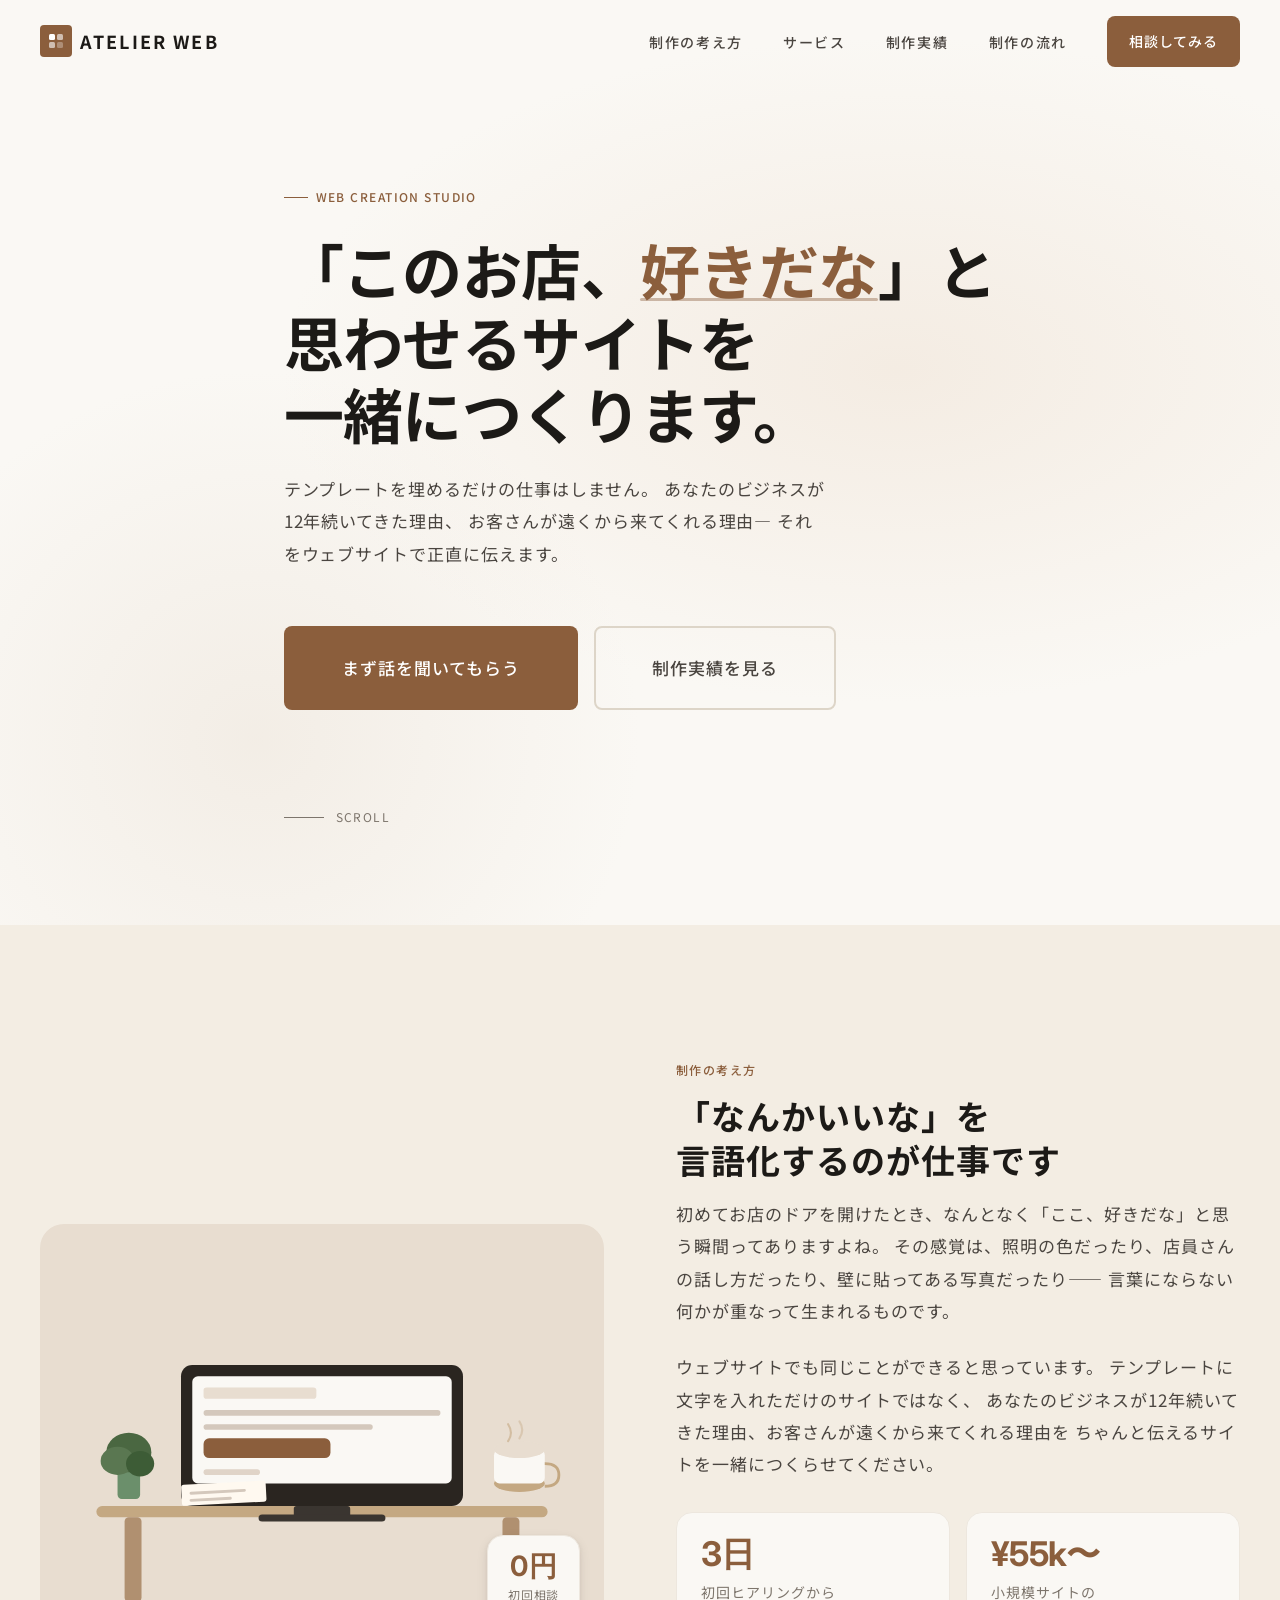
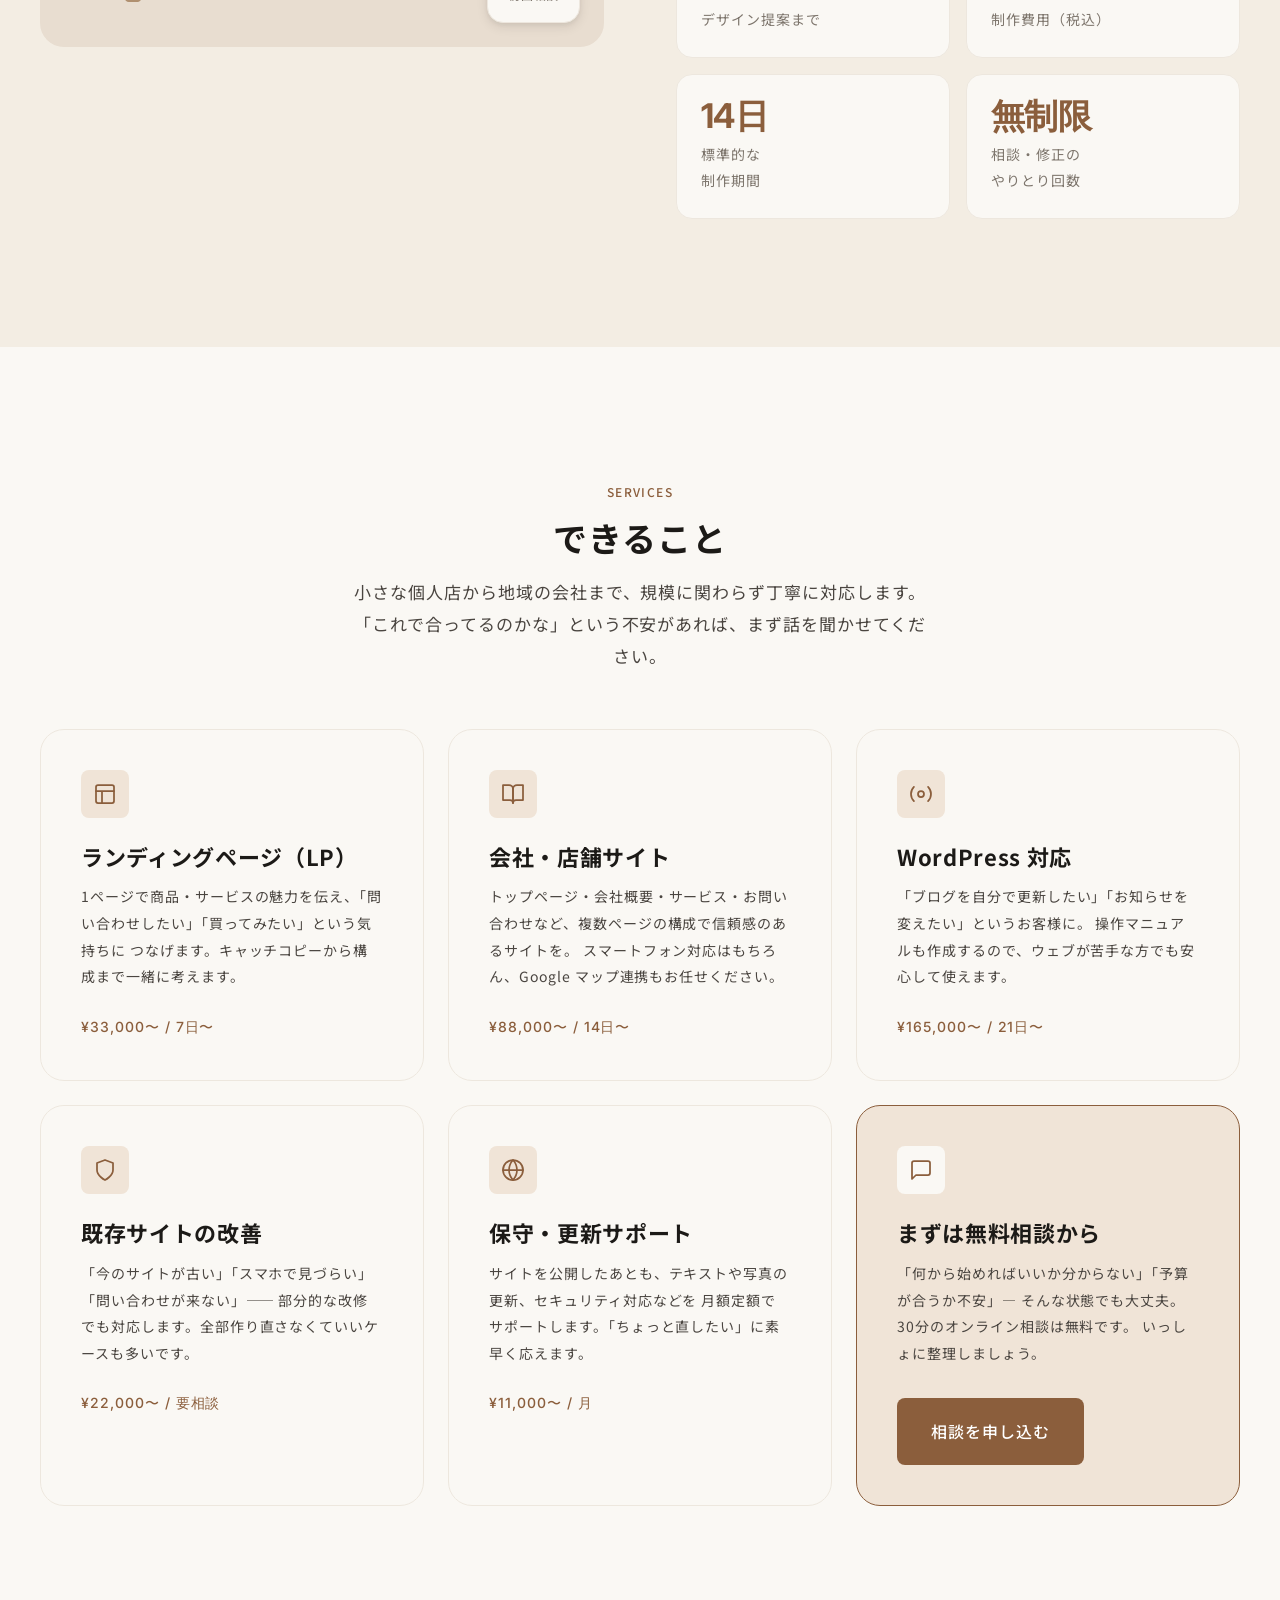
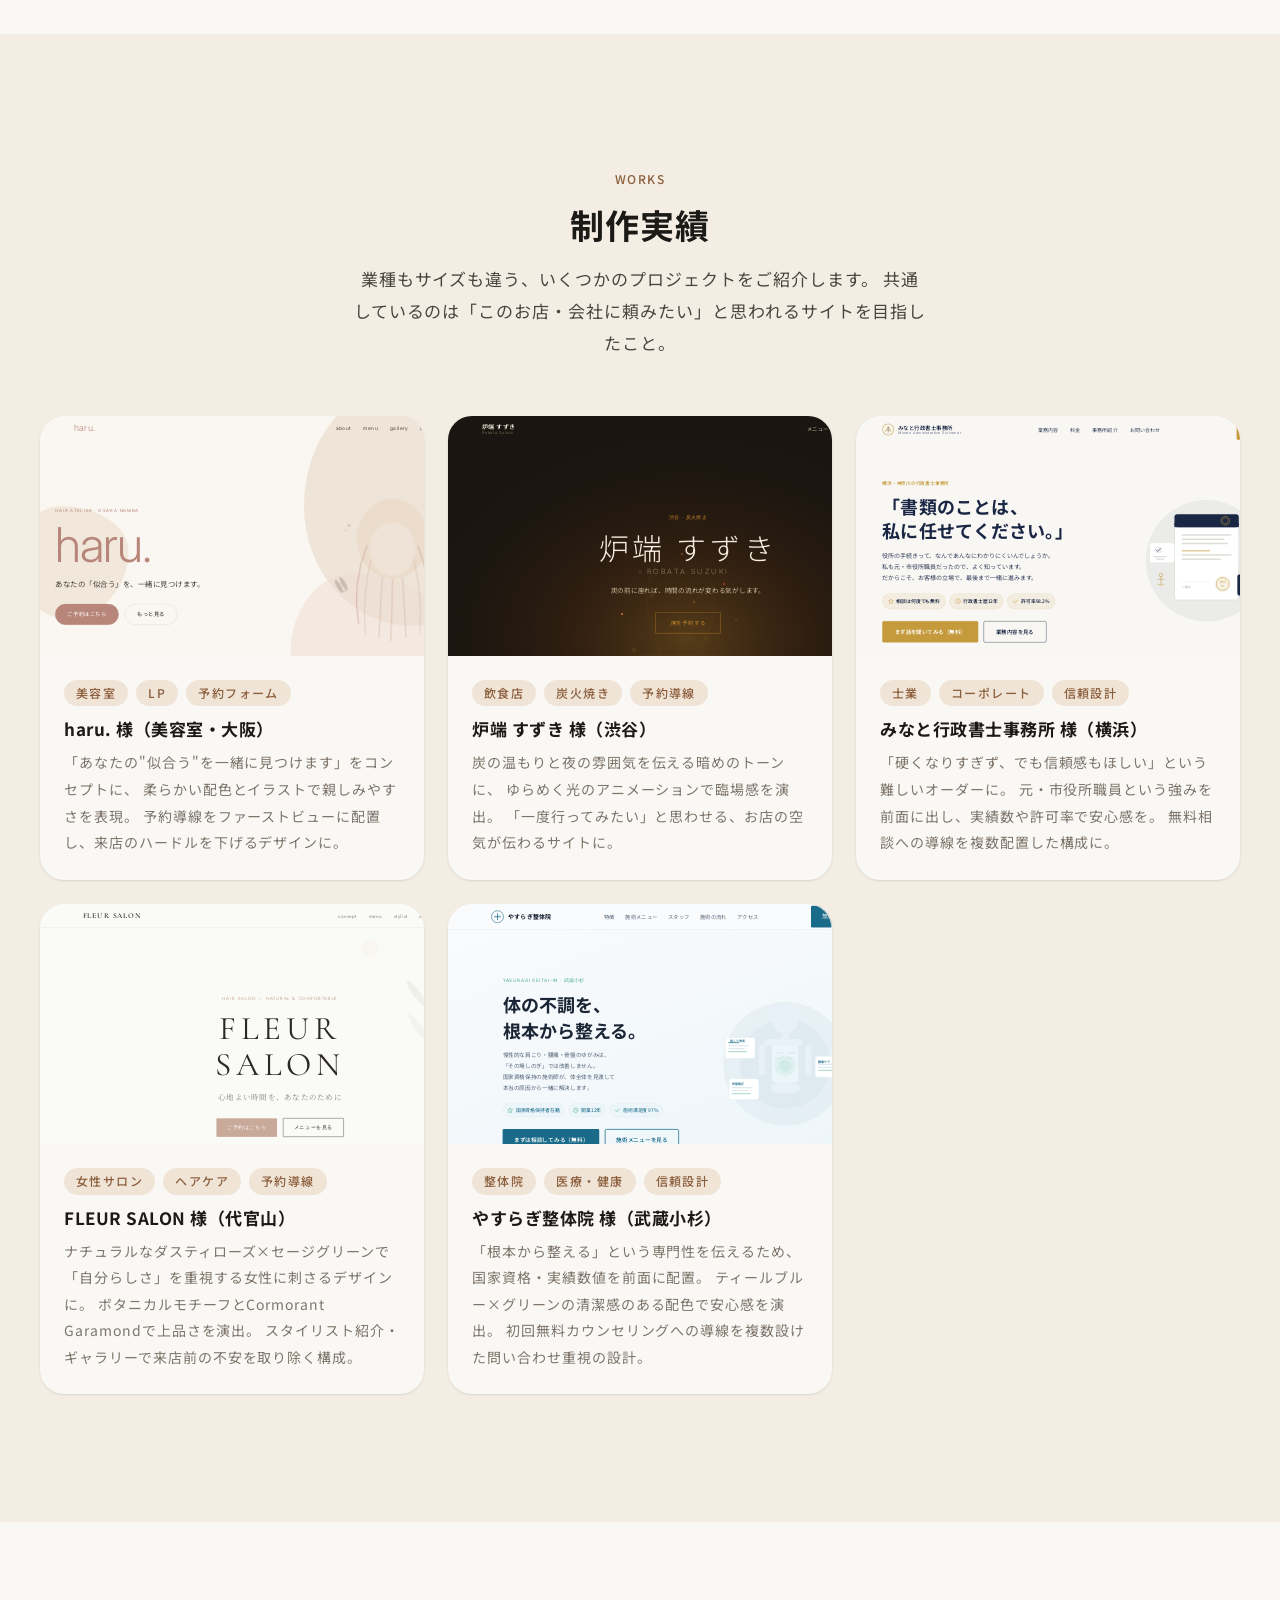
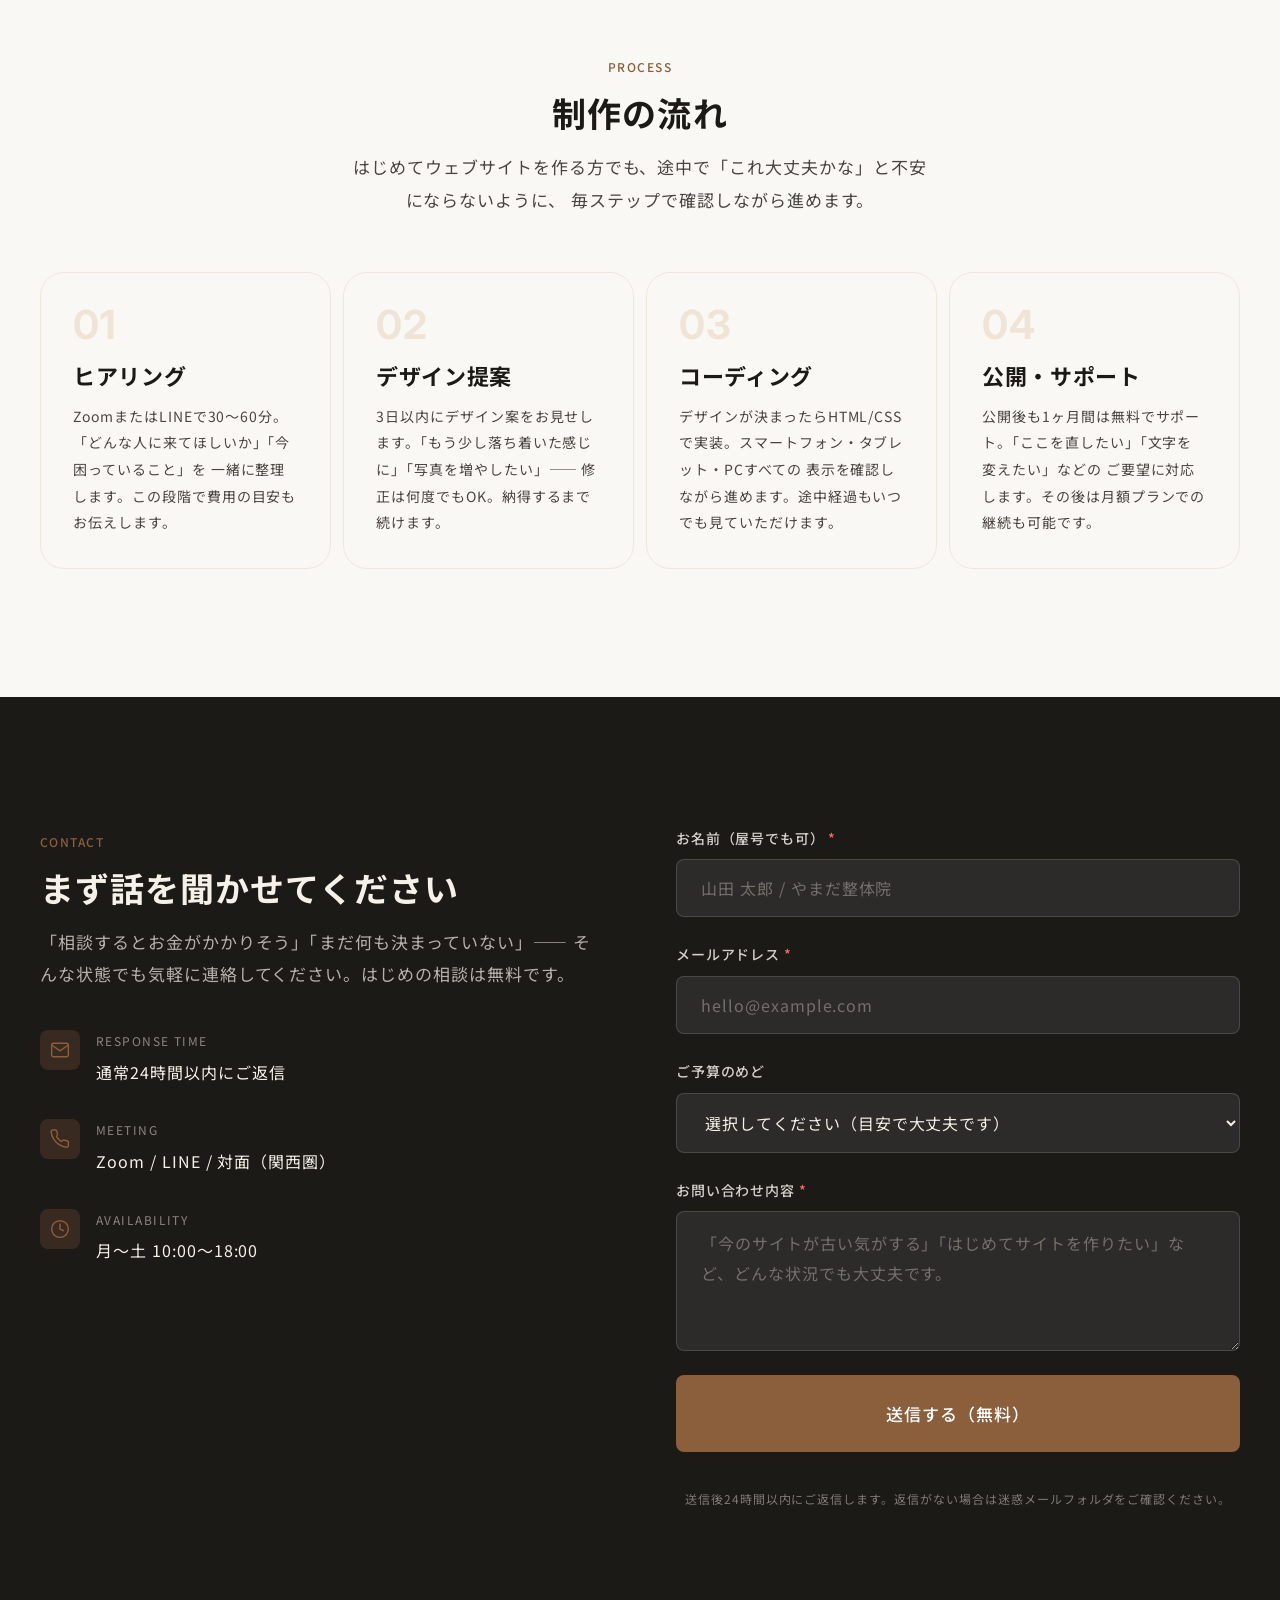
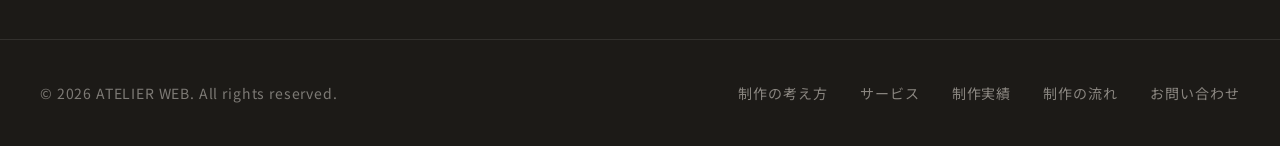
<file: index.html>
<!DOCTYPE html>
<html lang="ja">

<head>
  <meta charset="UTF-8">
  <meta name="viewport" content="width=device-width, initial-scale=1.0">
  <title>ウェブ制作 | 人の温かさが伝わるサイトをつくります</title>
  <meta name="description" content="AIと人間の感性を組み合わせて、あなたのビジネスが本当に伝えたいことをウェブサイトで表現します。ランサーズ・ここなら対応。小規模サイト¥55,000〜。">

  <!-- Google Fonts プリロード -->
  <link rel="preconnect" href="https://fonts.googleapis.com">
  <link rel="preconnect" href="https://fonts.gstatic.com" crossorigin>
  <link
    href="https://fonts.googleapis.com/css2?family=Noto+Sans+JP:wght@400;500;700&family=Inter:wght@400;500;700&display=swap"
    rel="stylesheet">

  <!-- スタイルシート（カスケード順） -->
  <link rel="stylesheet" href="css/tokens.css">
  <link rel="stylesheet" href="css/base.css">
  <link rel="stylesheet" href="css/components.css">
  <link rel="stylesheet" href="css/animations.css">
</head>

<body>

  <!-- スキップリンク（アクセシビリティ） -->
  <a href="#main" class="skip-link">メインコンテンツへ</a>

  <!-- ===== NAVIGATION ===== -->
  <header>
    <nav class="nav" role="navigation" aria-label="メインナビゲーション">
      <div class="container nav__inner">

        <!-- ロゴ -->
        <a href="#" class="nav__logo" aria-label="ホームへ戻る">
          <span class="nav__logo-mark" aria-hidden="true">
            <svg width="18" height="18" viewBox="0 0 18 18" fill="none" aria-hidden="true">
              <rect x="2" y="2" width="6" height="6" rx="1.5" fill="white" />
              <rect x="10" y="2" width="6" height="6" rx="1.5" fill="white" opacity="0.6" />
              <rect x="2" y="10" width="6" height="6" rx="1.5" fill="white" opacity="0.6" />
              <rect x="10" y="10" width="6" height="6" rx="1.5" fill="white" opacity="0.3" />
            </svg>
          </span>
          <span>ATELIER WEB</span>
        </a>

        <!-- デスクトップナビ -->
        <ul class="nav__links" role="list">
          <li><a href="#about" class="nav__link">制作の考え方</a></li>
          <li><a href="#services" class="nav__link">サービス</a></li>
          <li><a href="#works" class="nav__link">制作実績</a></li>
          <li><a href="#process" class="nav__link">制作の流れ</a></li>
          <li>
            <a href="#contact" class="btn btn--primary btn--nav">
              相談してみる
            </a>
          </li>
        </ul>

        <!-- モバイルメニューボタン -->
        <button class="nav__toggle" aria-label="メニューを開く" aria-expanded="false" aria-controls="mobile-menu">
          <span class="nav__toggle-line"></span>
          <span class="nav__toggle-line"></span>
          <span class="nav__toggle-line"></span>
        </button>
      </div>
    </nav>

    <!-- モバイルメニュー -->
    <nav id="mobile-menu" class="nav__mobile" aria-label="モバイルナビゲーション">
      <a href="#about" class="nav__mobile-link">制作の考え方</a>
      <a href="#services" class="nav__mobile-link">サービス</a>
      <a href="#works" class="nav__mobile-link">制作実績</a>
      <a href="#process" class="nav__mobile-link">制作の流れ</a>
      <a href="#contact" class="btn btn--primary btn--large btn--mt-sm">
        まず相談してみる
      </a>
    </nav>
  </header>

  <!-- ===== MAIN ===== -->
  <main id="main">

    <!-- HERO -->
    <section class="hero" id="hero">
      <div class="hero__bg" aria-hidden="true"></div>
      <div class="hero__content">
        <p class="hero__eyebrow">Web Creation Studio</p>

        <h1 class="hero__headline">
          「このお店、<em>好きだな</em>」と<br>
          思わせるサイトを<br>
          一緒につくります。
        </h1>

        <p class="hero__body">
          テンプレートを埋めるだけの仕事はしません。
          あなたのビジネスが12年続いてきた理由、
          お客さんが遠くから来てくれる理由—
          それをウェブサイトで正直に伝えます。
        </p>

        <div class="hero__actions">
          <a href="#contact" class="btn btn--primary btn--large">まず話を聞いてもらう</a>
          <a href="#works" class="btn btn--ghost btn--large">制作実績を見る</a>
        </div>

        <div class="hero__scroll-hint" aria-hidden="true">
          <span class="hero__scroll-line"></span>
          <span>SCROLL</span>
        </div>
      </div>
    </section>


    <!-- ABOUT / PHILOSOPHY -->
    <section class="about section" id="about">
      <div class="container">
        <div class="about__grid">

          <!-- ビジュアル -->
          <div class="about__visual fade-right" aria-hidden="true">
            <!-- SVGイラスト：デスクで作業する様子（人間的な手描き風） -->
            <svg viewBox="0 0 400 300" width="100%" height="100%" xmlns="http://www.w3.org/2000/svg">
              <!-- デスク -->
              <rect x="40" y="200" width="320" height="8" rx="4" fill="#c4a882" />
              <rect x="60" y="208" width="12" height="60" rx="3" fill="#b09070" />
              <rect x="328" y="208" width="12" height="60" rx="3" fill="#b09070" />

              <!-- PCモニター -->
              <rect x="100" y="100" width="200" height="100" rx="8" fill="#2a2520" />
              <rect x="108" y="108" width="184" height="76" rx="4" fill="#faf8f4" />
              <rect x="180" y="200" width="40" height="8" rx="2" fill="#3a3530" />
              <rect x="155" y="206" width="90" height="5" rx="2.5" fill="#3a3530" />

              <!-- モニター画面のウェブページ風 -->
              <rect x="116" y="116" width="80" height="8" rx="2" fill="#e8ddd0" />
              <rect x="116" y="132" width="168" height="4" rx="2" fill="#d4c8bc" />
              <rect x="116" y="142" width="120" height="4" rx="2" fill="#d4c8bc" />
              <rect x="116" y="152" width="90" height="14" rx="4" fill="#8b5e3c" />
              <rect x="116" y="174" width="40" height="4" rx="2" fill="#e0d4c8" />

              <!-- コーヒーカップ -->
              <ellipse cx="340" cy="184" rx="18" ry="6" fill="#c4a882" />
              <rect x="322" y="160" width="36" height="24" rx="4" fill="#faf8f4" />
              <ellipse cx="340" cy="160" rx="18" ry="6" fill="#e8ddd0" />
              <path d="M358 170 Q368 170 368 178 Q368 186 358 186" stroke="#c4a882" stroke-width="2" fill="none" />
              <!-- スチーム -->
              <path d="M332 154 Q336 148 332 142" stroke="#c4a882" stroke-width="1.5" fill="none" stroke-linecap="round"
                opacity="0.6" class="float-slow" />
              <path d="M340 152 Q344 146 340 140" stroke="#c4a882" stroke-width="1.5" fill="none" stroke-linecap="round"
                opacity="0.4" class="float-slow" />

              <!-- 植物（小さい観葉植物） -->
              <rect x="55" y="165" width="16" height="30" rx="3" fill="#6b8f6b" />
              <ellipse cx="63" cy="162" rx="16" ry="14" fill="#4a6741" />
              <ellipse cx="55" cy="168" rx="12" ry="10" fill="#5a7751" />
              <ellipse cx="71" cy="170" rx="10" ry="9" fill="#3d5c36" />

              <!-- ノート（メモ） -->
              <rect x="100" y="185" width="60" height="15" rx="2" fill="#fff9f0" transform="rotate(-3 100 185)" />
              <rect x="106" y="190" width="40" height="2" rx="1" fill="#d4c8bc" transform="rotate(-3 106 190)" />
              <rect x="106" y="195" width="30" height="2" rx="1" fill="#d4c8bc" transform="rotate(-3 106 195)" />
            </svg>

            <!-- 実績バッジ（絶対配置） -->
            <div class="hero-badge">
              <div class="hero-badge__number">0円</div>
              <div class="hero-badge__label">初回相談</div>
            </div>
          </div>

          <!-- テキスト -->
          <div class="about__text fade-left">
            <p class="section-label">制作の考え方</p>
            <h2 class="section-title">
              「なんかいいな」を<br>言語化するのが仕事です
            </h2>

            <p class="section-body">
              初めてお店のドアを開けたとき、なんとなく「ここ、好きだな」と思う瞬間ってありますよね。
              その感覚は、照明の色だったり、店員さんの話し方だったり、壁に貼ってある写真だったり——
              言葉にならない何かが重なって生まれるものです。
            </p>
            <p class="section-body">
              ウェブサイトでも同じことができると思っています。
              テンプレートに文字を入れただけのサイトではなく、
              あなたのビジネスが12年続いてきた理由、お客さんが遠くから来てくれる理由を
              ちゃんと伝えるサイトを一緒につくらせてください。
            </p>

            <div class="about__stats stagger">
              <div class="stat-card">
                <div class="stat-card__number">3日</div>
                <div class="stat-card__label">初回ヒアリングから<br>デザイン提案まで</div>
              </div>
              <div class="stat-card">
                <div class="stat-card__number">¥55k〜</div>
                <div class="stat-card__label">小規模サイトの<br>制作費用（税込）</div>
              </div>
              <div class="stat-card">
                <div class="stat-card__number">14日</div>
                <div class="stat-card__label">標準的な<br>制作期間</div>
              </div>
              <div class="stat-card">
                <div class="stat-card__number">無制限</div>
                <div class="stat-card__label">相談・修正の<br>やりとり回数</div>
              </div>
            </div>
          </div>
        </div>
      </div>
    </section>


    <!-- SERVICES -->
    <section class="section" id="services">
      <div class="container">
        <header class="section-header section-header--center fade-up">
          <p class="section-label">Services</p>
          <h2 class="section-title">できること</h2>
          <p class="section-body">
            小さな個人店から地域の会社まで、規模に関わらず丁寧に対応します。
            「これで合ってるのかな」という不安があれば、まず話を聞かせてください。
          </p>
        </header>

        <div class="services__grid stagger">

          <article class="service-card">
            <div class="service-card__icon" aria-hidden="true">
              <svg width="24" height="24" viewBox="0 0 24 24" fill="none" stroke="currentColor" stroke-width="1.75"
                stroke-linecap="round" stroke-linejoin="round">
                <rect x="3" y="3" width="18" height="18" rx="2" />
                <path d="M3 9h18M9 21V9" />
              </svg>
            </div>
            <h3 class="service-card__title">ランディングページ（LP）</h3>
            <p class="service-card__body">
              1ページで商品・サービスの魅力を伝え、「問い合わせしたい」「買ってみたい」という気持ちに
              つなげます。キャッチコピーから構成まで一緒に考えます。
            </p>
            <div class="service-card__price">¥33,000〜 / 7日〜</div>
          </article>

          <article class="service-card">
            <div class="service-card__icon" aria-hidden="true">
              <svg width="24" height="24" viewBox="0 0 24 24" fill="none" stroke="currentColor" stroke-width="1.75"
                stroke-linecap="round" stroke-linejoin="round">
                <path d="M2 3h6a4 4 0 0 1 4 4v14a3 3 0 0 0-3-3H2z" />
                <path d="M22 3h-6a4 4 0 0 0-4 4v14a3 3 0 0 1 3-3h7z" />
              </svg>
            </div>
            <h3 class="service-card__title">会社・店舗サイト</h3>
            <p class="service-card__body">
              トップページ・会社概要・サービス・お問い合わせなど、複数ページの構成で信頼感のあるサイトを。
              スマートフォン対応はもちろん、Google マップ連携もお任せください。
            </p>
            <div class="service-card__price">¥88,000〜 / 14日〜</div>
          </article>

          <article class="service-card">
            <div class="service-card__icon" aria-hidden="true">
              <svg width="24" height="24" viewBox="0 0 24 24" fill="none" stroke="currentColor" stroke-width="1.75"
                stroke-linecap="round" stroke-linejoin="round">
                <circle cx="12" cy="12" r="3" />
                <path d="M19.07 4.93a10 10 0 0 1 0 14.14M4.93 4.93a10 10 0 0 0 0 14.14" />
              </svg>
            </div>
            <h3 class="service-card__title">WordPress 対応</h3>
            <p class="service-card__body">
              「ブログを自分で更新したい」「お知らせを変えたい」というお客様に。
              操作マニュアルも作成するので、ウェブが苦手な方でも安心して使えます。
            </p>
            <div class="service-card__price">¥165,000〜 / 21日〜</div>
          </article>

          <article class="service-card">
            <div class="service-card__icon" aria-hidden="true">
              <svg width="24" height="24" viewBox="0 0 24 24" fill="none" stroke="currentColor" stroke-width="1.75"
                stroke-linecap="round" stroke-linejoin="round">
                <path d="M12 22s8-4 8-10V5l-8-3-8 3v7c0 6 8 10 8 10z" />
              </svg>
            </div>
            <h3 class="service-card__title">既存サイトの改善</h3>
            <p class="service-card__body">
              「今のサイトが古い」「スマホで見づらい」「問い合わせが来ない」——
              部分的な改修でも対応します。全部作り直さなくていいケースも多いです。
            </p>
            <div class="service-card__price">¥22,000〜 / 要相談</div>
          </article>

          <article class="service-card">
            <div class="service-card__icon" aria-hidden="true">
              <svg width="24" height="24" viewBox="0 0 24 24" fill="none" stroke="currentColor" stroke-width="1.75"
                stroke-linecap="round" stroke-linejoin="round">
                <circle cx="12" cy="12" r="10" />
                <line x1="2" y1="12" x2="22" y2="12" />
                <path d="M12 2a15.3 15.3 0 0 1 4 10 15.3 15.3 0 0 1-4 10 15.3 15.3 0 0 1-4-10 15.3 15.3 0 0 1 4-10z" />
              </svg>
            </div>
            <h3 class="service-card__title">保守・更新サポート</h3>
            <p class="service-card__body">
              サイトを公開したあとも、テキストや写真の更新、セキュリティ対応などを
              月額定額でサポートします。「ちょっと直したい」に素早く応えます。
            </p>
            <div class="service-card__price">¥11,000〜 / 月</div>
          </article>

          <article class="service-card service-card--cta">
            <div class="service-card__icon service-card__icon--on-light" aria-hidden="true">
              <svg width="24" height="24" viewBox="0 0 24 24" fill="none" stroke="currentColor" stroke-width="1.75"
                stroke-linecap="round" stroke-linejoin="round">
                <path d="M21 15a2 2 0 0 1-2 2H7l-4 4V5a2 2 0 0 1 2-2h14a2 2 0 0 1 2 2z" />
              </svg>
            </div>
            <h3 class="service-card__title">まずは無料相談から</h3>
            <p class="service-card__body">
              「何から始めればいいか分からない」「予算が合うか不安」—
              そんな状態でも大丈夫。30分のオンライン相談は無料です。
              いっしょに整理しましょう。
            </p>
            <a href="#contact" class="btn btn--primary btn--mt-sm">相談を申し込む</a>
          </article>

        </div>
      </div>
    </section>


    <!-- WORKS（制作実績） -->
    <section class="works section" id="works">
      <div class="container">
        <header class="section-header section-header--center fade-up">
          <p class="section-label">Works</p>
          <h2 class="section-title">制作実績</h2>
          <p class="section-body">
            業種もサイズも違う、いくつかのプロジェクトをご紹介します。
            共通しているのは「このお店・会社に頼みたい」と思われるサイトを目指したこと。
          </p>
        </header>

        <div class="works__grid stagger">

          <!-- デモ1: 美容室 haru. -->
          <article class="work-card">
            <div class="work-card__thumb">
              <div class="work-card__preview">
                <iframe src="demos/salon/" loading="lazy" title="haru. デモサイト"></iframe>
              </div>
              <a href="demos/salon/" target="_blank" rel="noopener" class="work-card__overlay">
                <span class="work-overlay-btn">サイトを見る</span>
              </a>
            </div>
            <div class="work-card__info">
              <div class="work-card__tags">
                <span class="tag">美容室</span>
                <span class="tag">LP</span>
                <span class="tag">予約フォーム</span>
              </div>
              <h3 class="work-card__title">haru. 様（美容室・大阪）</h3>
              <p class="work-card__desc">
                「あなたの"似合う"を一緒に見つけます」をコンセプトに、
                柔らかい配色とイラストで親しみやすさを表現。
                予約導線をファーストビューに配置し、来店のハードルを下げるデザインに。
              </p>
            </div>
          </article>

          <!-- デモ2: 飲食店 炉端すずき -->
          <article class="work-card">
            <div class="work-card__thumb">
              <div class="work-card__preview">
                <iframe src="demos/restaurant/" loading="lazy" title="炉端すずき デモサイト"></iframe>
              </div>
              <a href="demos/restaurant/" target="_blank" rel="noopener" class="work-card__overlay">
                <span class="work-overlay-btn">サイトを見る</span>
              </a>
            </div>
            <div class="work-card__info">
              <div class="work-card__tags">
                <span class="tag">飲食店</span>
                <span class="tag">炭火焼き</span>
                <span class="tag">予約導線</span>
              </div>
              <h3 class="work-card__title">炉端 すずき 様（渋谷）</h3>
              <p class="work-card__desc">
                炭の温もりと夜の雰囲気を伝える暗めのトーンに、
                ゆらめく光のアニメーションで臨場感を演出。
                「一度行ってみたい」と思わせる、お店の空気が伝わるサイトに。
              </p>
            </div>
          </article>

          <!-- デモ3: 行政書士事務所 -->
          <article class="work-card">
            <div class="work-card__thumb">
              <div class="work-card__preview">
                <iframe src="demos/professional/" loading="lazy" title="みなと行政書士事務所 デモサイト"></iframe>
              </div>
              <a href="demos/professional/" target="_blank" rel="noopener" class="work-card__overlay">
                <span class="work-overlay-btn">サイトを見る</span>
              </a>
            </div>
            <div class="work-card__info">
              <div class="work-card__tags">
                <span class="tag">士業</span>
                <span class="tag">コーポレート</span>
                <span class="tag">信頼設計</span>
              </div>
              <h3 class="work-card__title">みなと行政書士事務所 様（横浜）</h3>
              <p class="work-card__desc">
                「硬くなりすぎず、でも信頼感もほしい」という難しいオーダーに。
                元・市役所職員という強みを前面に出し、実績数や許可率で安心感を。
                無料相談への導線を複数配置した構成に。
              </p>
            </div>
          </article>

          <!-- デモ4: 女性ヘアサロン FLEUR SALON -->
          <article class="work-card">
            <div class="work-card__thumb">
              <div class="work-card__preview">
                <iframe src="demos/fleur-salon/" loading="lazy" title="FLEUR SALON デモサイト"></iframe>
              </div>
              <a href="demos/fleur-salon/" target="_blank" rel="noopener" class="work-card__overlay">
                <span class="work-overlay-btn">サイトを見る</span>
              </a>
            </div>
            <div class="work-card__info">
              <div class="work-card__tags">
                <span class="tag">女性サロン</span>
                <span class="tag">ヘアケア</span>
                <span class="tag">予約導線</span>
              </div>
              <h3 class="work-card__title">FLEUR SALON 様（代官山）</h3>
              <p class="work-card__desc">
                ナチュラルなダスティローズ×セージグリーンで「自分らしさ」を重視する女性に刺さるデザインに。
                ボタニカルモチーフとCormorant Garamondで上品さを演出。
                スタイリスト紹介・ギャラリーで来店前の不安を取り除く構成。
              </p>
            </div>
          </article>

          <!-- デモ5: やすらぎ整体院 -->
          <article class="work-card">
            <div class="work-card__thumb">
              <div class="work-card__preview">
                <iframe src="demos/yasuragi/" loading="lazy" title="やすらぎ整体院 デモサイト"></iframe>
              </div>
              <a href="demos/yasuragi/" target="_blank" rel="noopener" class="work-card__overlay">
                <span class="work-overlay-btn">サイトを見る</span>
              </a>
            </div>
            <div class="work-card__info">
              <div class="work-card__tags">
                <span class="tag">整体院</span>
                <span class="tag">医療・健康</span>
                <span class="tag">信頼設計</span>
              </div>
              <h3 class="work-card__title">やすらぎ整体院 様（武蔵小杉）</h3>
              <p class="work-card__desc">
                「根本から整える」という専門性を伝えるため、国家資格・実績数値を前面に配置。
                ティールブルー×グリーンの清潔感のある配色で安心感を演出。
                初回無料カウンセリングへの導線を複数設けた問い合わせ重視の設計。
              </p>
            </div>
          </article>

        </div>
      </div>
    </section>


    <!-- PROCESS（制作の流れ） -->
    <section class="section" id="process">
      <div class="container">
        <header class="section-header section-header--center fade-up">
          <p class="section-label">Process</p>
          <h2 class="section-title">制作の流れ</h2>
          <p class="section-body">
            はじめてウェブサイトを作る方でも、途中で「これ大丈夫かな」と不安にならないように、
            毎ステップで確認しながら進めます。
          </p>
        </header>

        <div class="process__steps stagger">

          <div class="step">
            <div class="step__number">01</div>
            <h3 class="step__title">ヒアリング</h3>
            <p class="step__body">
              ZoomまたはLINEで30〜60分。「どんな人に来てほしいか」「今困っていること」を
              一緒に整理します。この段階で費用の目安もお伝えします。
            </p>
          </div>

          <div class="step">
            <div class="step__number">02</div>
            <h3 class="step__title">デザイン提案</h3>
            <p class="step__body">
              3日以内にデザイン案をお見せします。「もう少し落ち着いた感じに」「写真を増やしたい」——
              修正は何度でもOK。納得するまで続けます。
            </p>
          </div>

          <div class="step">
            <div class="step__number">03</div>
            <h3 class="step__title">コーディング</h3>
            <p class="step__body">
              デザインが決まったらHTML/CSSで実装。スマートフォン・タブレット・PCすべての
              表示を確認しながら進めます。途中経過もいつでも見ていただけます。
            </p>
          </div>

          <div class="step">
            <div class="step__number">04</div>
            <h3 class="step__title">公開・サポート</h3>
            <p class="step__body">
              公開後も1ヶ月間は無料でサポート。「ここを直したい」「文字を変えたい」などの
              ご要望に対応します。その後は月額プランでの継続も可能です。
            </p>
          </div>

        </div>
      </div>
    </section>


    <!-- CONTACT -->
    <section class="contact section" id="contact">
      <div class="container">
        <div class="contact__inner">

          <!-- テキスト側 -->
          <div class="fade-right">
            <p class="section-label">Contact</p>
            <h2 class="section-title">
              まず話を聞かせてください
            </h2>
            <p class="section-body">
              「相談するとお金がかかりそう」「まだ何も決まっていない」——
              そんな状態でも気軽に連絡してください。はじめの相談は無料です。
            </p>

            <div class="contact-info">
              <div class="contact-item">
                <div class="contact-item__icon" aria-hidden="true">
                  <svg width="20" height="20" viewBox="0 0 24 24" fill="none" stroke="currentColor" stroke-width="1.75"
                    stroke-linecap="round" stroke-linejoin="round">
                    <path d="M4 4h16c1.1 0 2 .9 2 2v12c0 1.1-.9 2-2 2H4c-1.1 0-2-.9-2-2V6c0-1.1.9-2 2-2z" />
                    <polyline points="22,6 12,13 2,6" />
                  </svg>
                </div>
                <div>
                  <div class="contact-item__label">RESPONSE TIME</div>
                  <div class="contact-item__value">通常24時間以内にご返信</div>
                </div>
              </div>

              <div class="contact-item">
                <div class="contact-item__icon" aria-hidden="true">
                  <svg width="20" height="20" viewBox="0 0 24 24" fill="none" stroke="currentColor" stroke-width="1.75"
                    stroke-linecap="round" stroke-linejoin="round">
                    <path
                      d="M22 16.92v3a2 2 0 0 1-2.18 2 19.79 19.79 0 0 1-8.63-3.07A19.5 19.5 0 0 1 4.36 12a19.79 19.79 0 0 1-3.07-8.67A2 2 0 0 1 3.27 1.27h3a2 2 0 0 1 2 1.72c.127.96.361 1.903.7 2.81a2 2 0 0 1-.45 2.11L7.91 9.11a16 16 0 0 0 6 6l1.27-1.27a2 2 0 0 1 2.11-.45c.907.339 1.85.573 2.81.7A2 2 0 0 1 22 16.92z" />
                  </svg>
                </div>
                <div>
                  <div class="contact-item__label">MEETING</div>
                  <div class="contact-item__value">Zoom / LINE / 対面（関西圏）</div>
                </div>
              </div>

              <div class="contact-item">
                <div class="contact-item__icon" aria-hidden="true">
                  <svg width="20" height="20" viewBox="0 0 24 24" fill="none" stroke="currentColor" stroke-width="1.75"
                    stroke-linecap="round" stroke-linejoin="round">
                    <circle cx="12" cy="12" r="10" />
                    <polyline points="12 6 12 12 16 14" />
                  </svg>
                </div>
                <div>
                  <div class="contact-item__label">AVAILABILITY</div>
                  <div class="contact-item__value">月〜土 10:00〜18:00</div>
                </div>
              </div>
            </div>
          </div>

          <!-- フォーム側 -->
          <div class="fade-left">
            <form class="contact-form" data-form-endpoint="https://formspree.io/f/mdalvlnd" novalidate>
              <div class="form-group">
                <label class="form-label" for="name">
                  お名前（屋号でも可）<span class="required" aria-label="必須">*</span>
                </label>
                <input type="text" id="name" name="name" class="form-input" placeholder="山田 太郎 / やまだ整体院" required
                  autocomplete="name">
              </div>

              <div class="form-group">
                <label class="form-label" for="email">
                  メールアドレス<span class="required" aria-label="必須">*</span>
                </label>
                <input type="email" id="email" name="email" class="form-input" placeholder="hello@example.com" required
                  autocomplete="email">
              </div>

              <div class="form-group">
                <label class="form-label" for="budget">ご予算のめど</label>
                <select id="budget" name="budget" class="form-input">
                  <option value="" disabled selected>選択してください（目安で大丈夫です）</option>
                  <option value="under50k">〜5万円</option>
                  <option value="50k-100k">5〜10万円</option>
                  <option value="100k-200k">10〜20万円</option>
                  <option value="over200k">20万円〜</option>
                  <option value="unknown">まだわからない</option>
                </select>
              </div>

              <div class="form-group">
                <label class="form-label" for="message">
                  お問い合わせ内容<span class="required" aria-label="必須">*</span>
                </label>
                <textarea id="message" name="message" class="form-input"
                  placeholder="「今のサイトが古い気がする」「はじめてサイトを作りたい」など、どんな状況でも大丈夫です。" required></textarea>
              </div>

              <button type="submit" class="btn btn--primary btn--large btn--full">
                送信する（無料）
              </button>

              <p class="form-reply-note">
                送信後24時間以内にご返信します。返信がない場合は迷惑メールフォルダをご確認ください。
              </p>
            </form>
          </div>

        </div>
      </div>
    </section>

  </main>

  <!-- ===== FOOTER ===== -->
  <footer class="footer">
    <div class="container footer__inner">
      <p class="footer__copy">
        &copy; 2026 ATELIER WEB. All rights reserved.
      </p>
      <nav class="footer__links" aria-label="フッターナビゲーション">
        <a href="#about" class="footer__link">制作の考え方</a>
        <a href="#services" class="footer__link">サービス</a>
        <a href="#works" class="footer__link">制作実績</a>
        <a href="#process" class="footer__link">制作の流れ</a>
        <a href="#contact" class="footer__link">お問い合わせ</a>
      </nav>
    </div>
  </footer>

  <script src="js/main.js" type="module" defer></script>
</body>

</html>
</file>
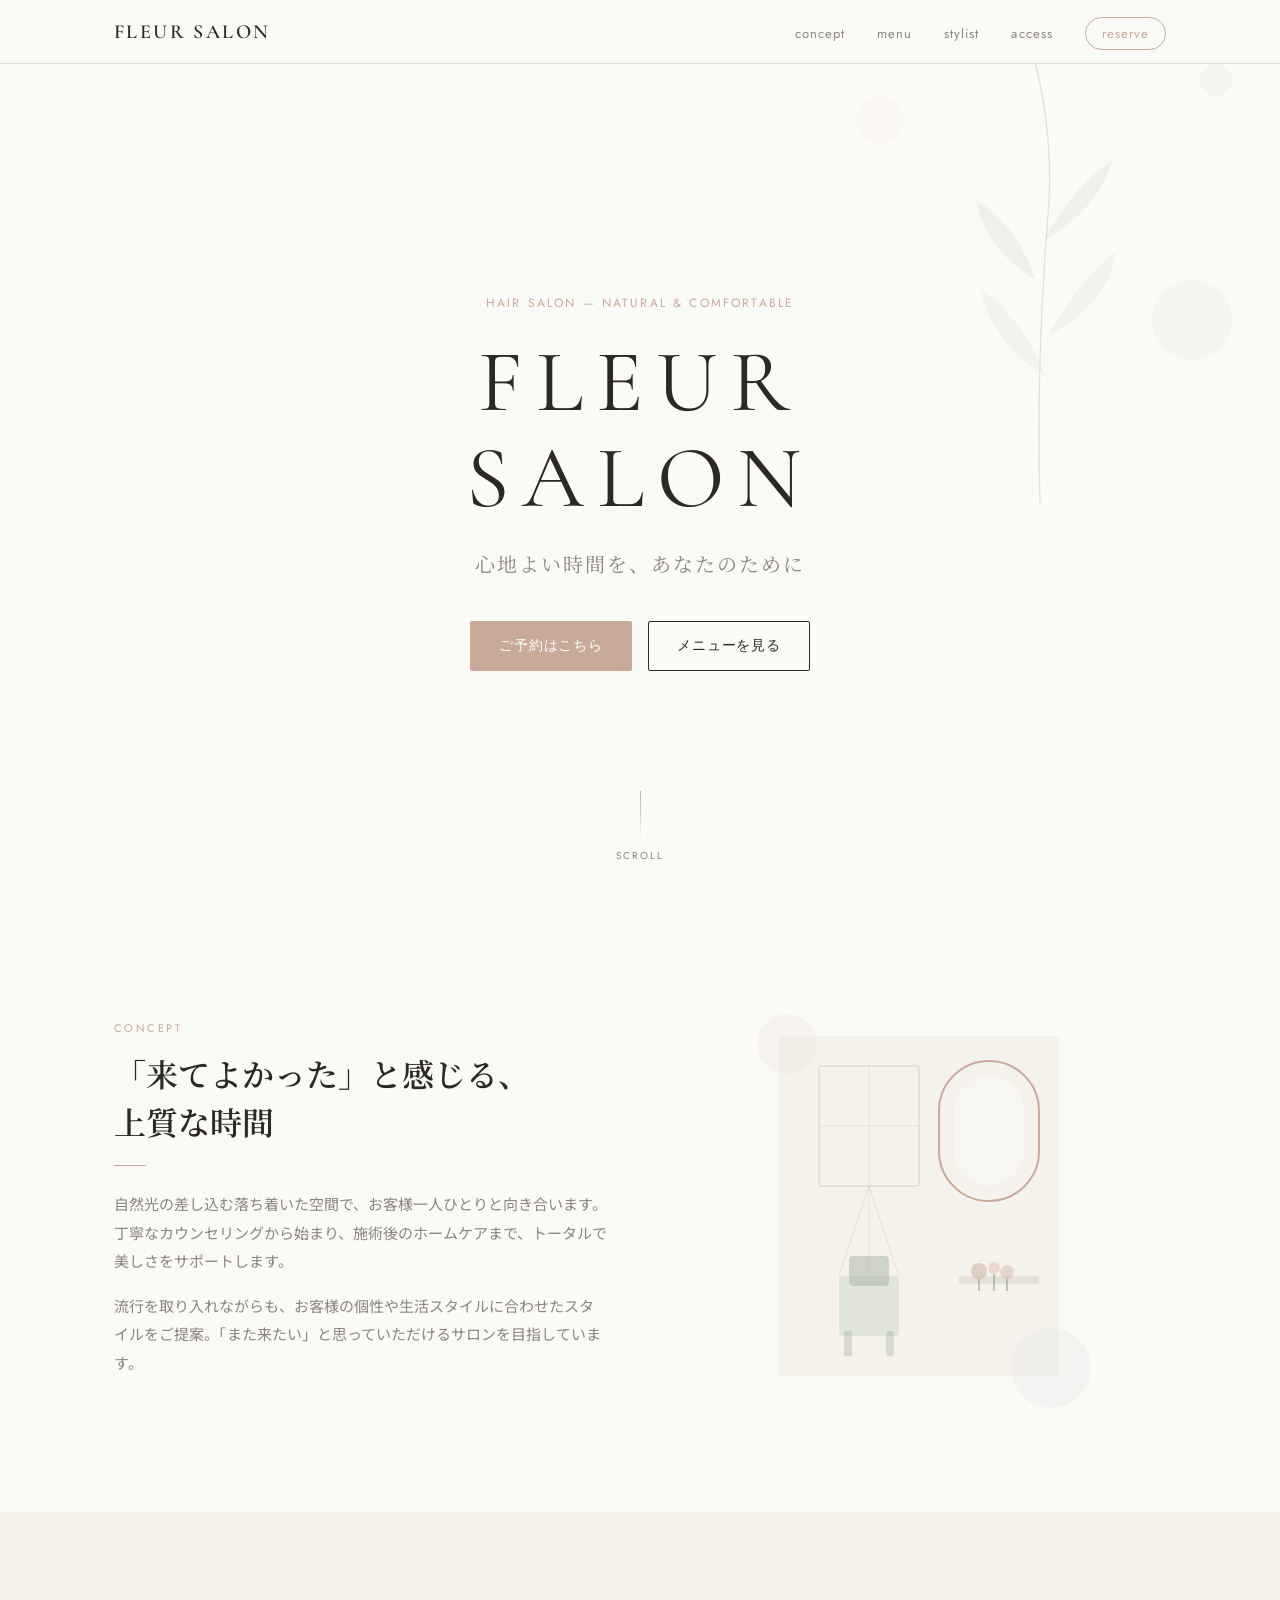
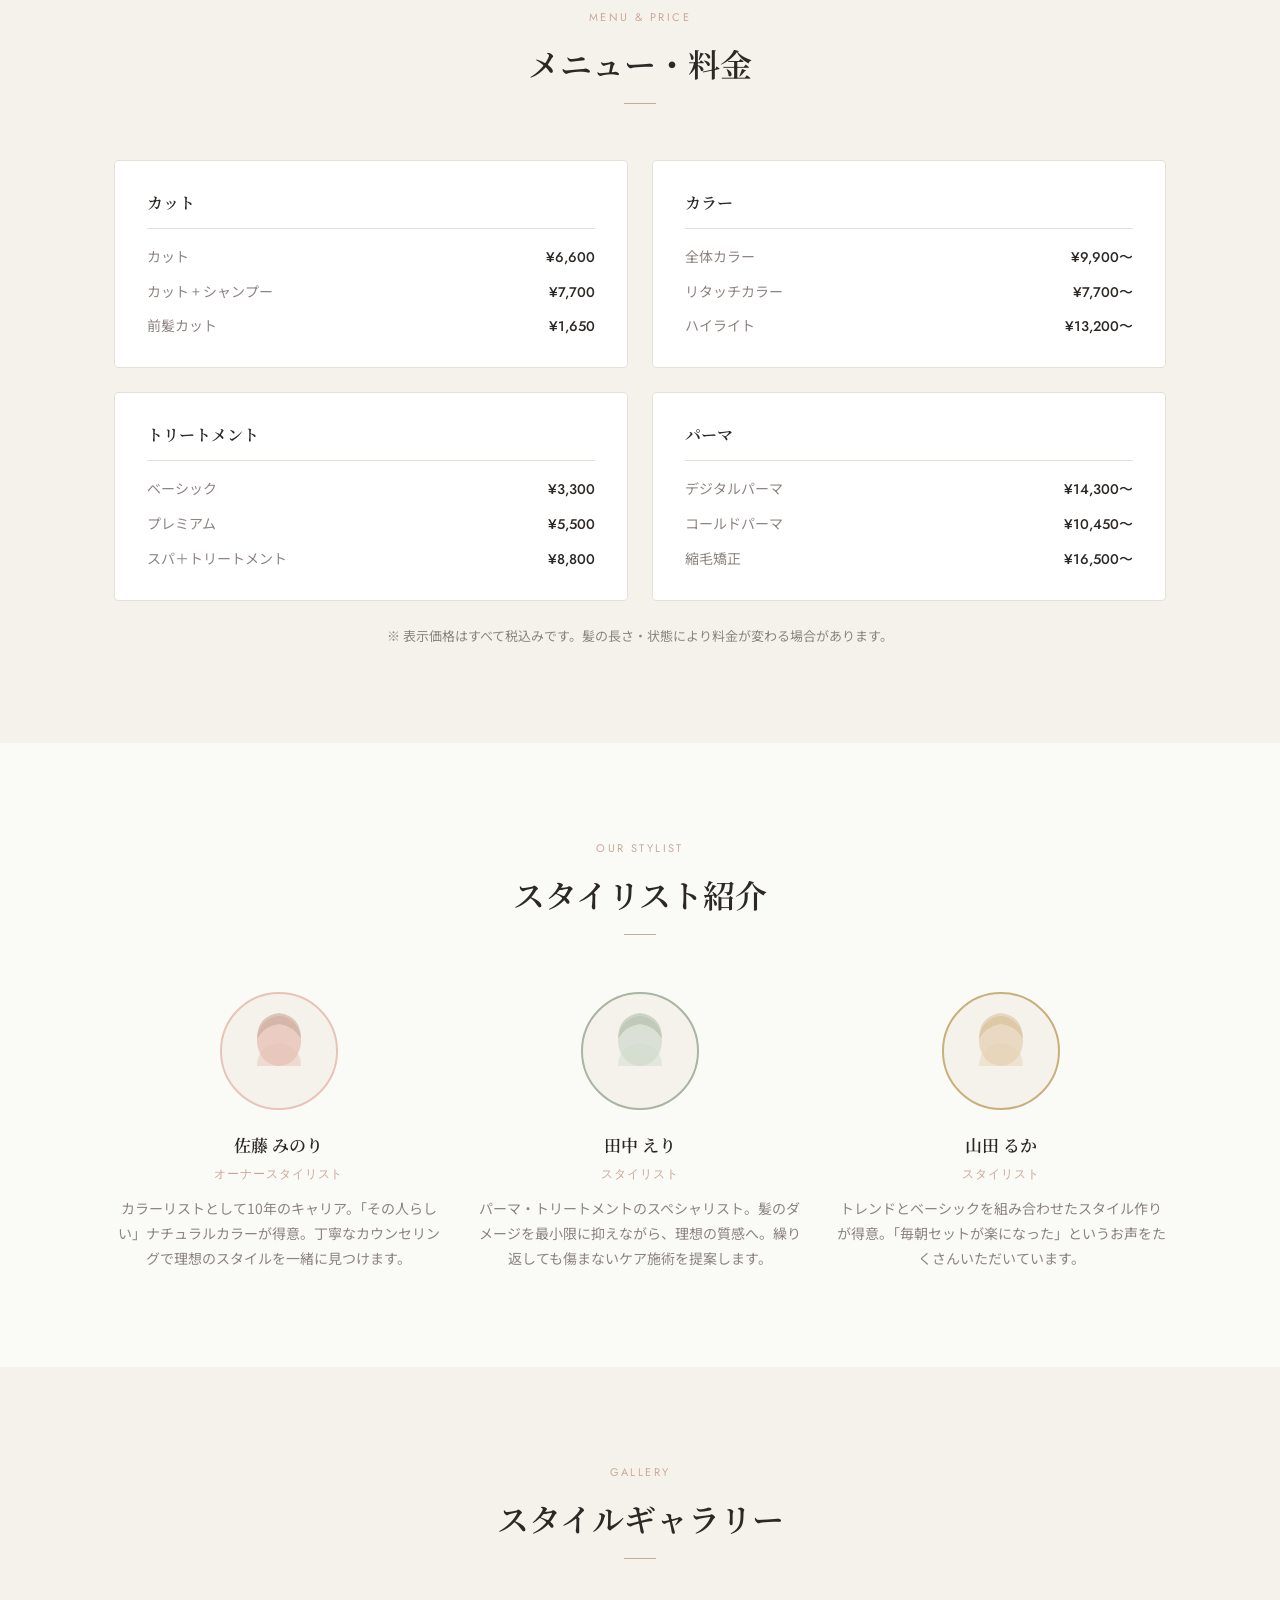
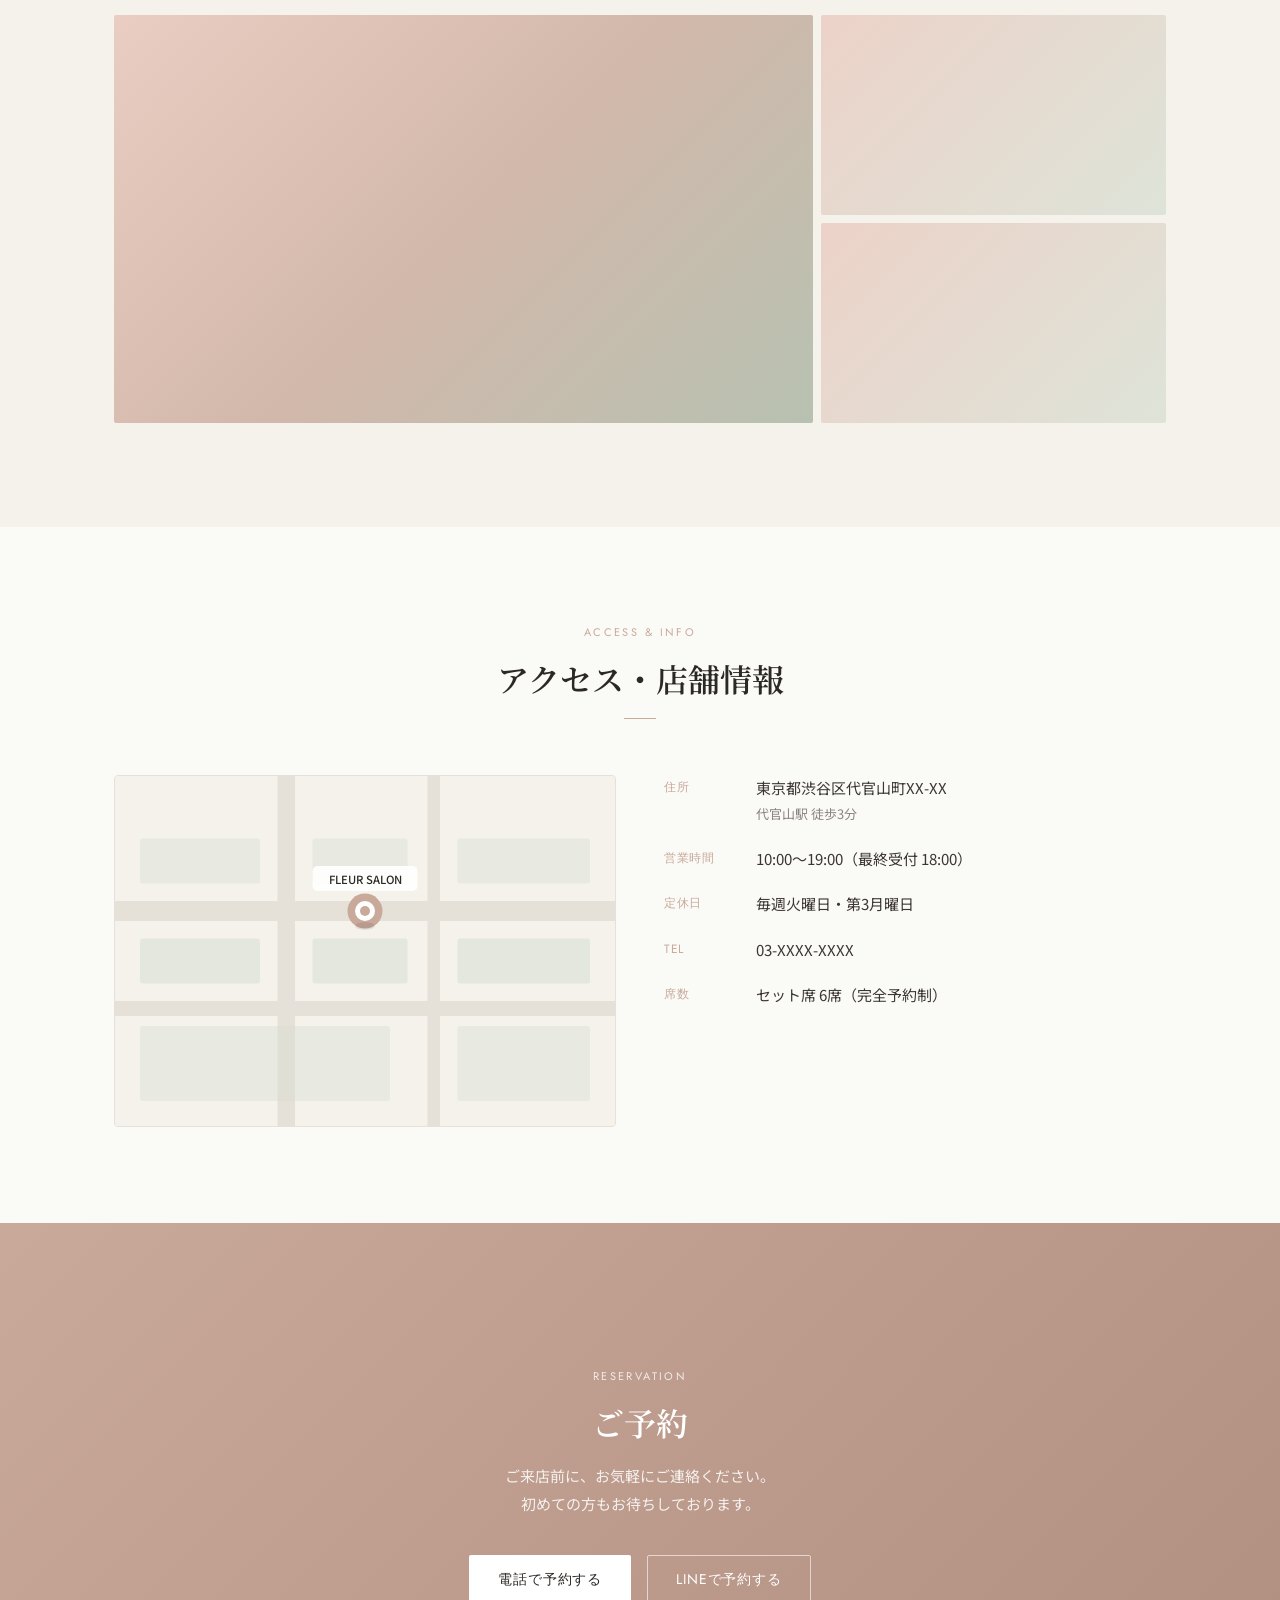
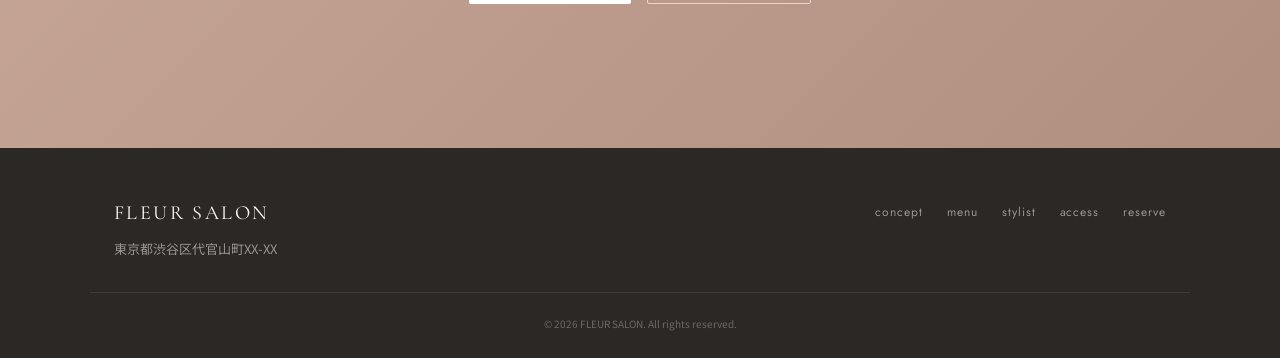
<file: demos/fleur-salon/index.html>
<!DOCTYPE html>
<html lang="ja">
<head>
  <meta charset="UTF-8" />
  <meta name="viewport" content="width=device-width, initial-scale=1.0" />
  <title>FLEUR SALON | 女性専用ヘアサロン — 東京・代官山</title>
  <meta name="description" content="東京・代官山の女性専用ヘアサロン FLEUR SALON（フルール サロン）。ナチュラルカラーとトリートメントを得意とする、居心地のよい小さなアトリエです。" />
  <link rel="preconnect" href="https://fonts.googleapis.com" />
  <link rel="preconnect" href="https://fonts.gstatic.com" crossorigin />
  <link href="https://fonts.googleapis.com/css2?family=Cormorant+Garamond:ital,wght@0,400;0,600;1,400&family=Jost:wght@300;400;500&family=Noto+Serif+JP:wght@400;600&family=Noto+Sans+JP:wght@300;400;500&display=swap" rel="stylesheet" />
  <link rel="stylesheet" href="style.css" />
</head>
<body>

  <!-- ===== NAVIGATION ===== -->
  <header class="site-header" id="site-header">
    <nav class="nav-inner">
      <a href="#top" class="nav-logo" aria-label="FLEUR SALONホームへ">
        <span class="logo-en">FLEUR SALON</span>
      </a>

      <button class="nav-toggle" id="nav-toggle" aria-label="メニューを開く" aria-expanded="false">
        <span></span><span></span><span></span>
      </button>

      <ul class="nav-links" id="nav-links" role="list">
        <li><a href="#concept" class="nav-link">concept</a></li>
        <li><a href="#menu" class="nav-link">menu</a></li>
        <li><a href="#stylist" class="nav-link">stylist</a></li>
        <li><a href="#access" class="nav-link">access</a></li>
        <li><a href="#reserve" class="nav-link nav-link--reserve">reserve</a></li>
      </ul>
    </nav>
  </header>

  <main id="top">

    <!-- ===== HERO ===== -->
    <section class="hero" aria-label="メインビジュアル">
      <div class="hero-bg" aria-hidden="true">
        <!-- Decorative botanical SVG -->
        <svg class="hero-botanical" viewBox="0 0 600 700" fill="none" xmlns="http://www.w3.org/2000/svg" aria-hidden="true">
          <!-- Stem -->
          <path d="M300 680 Q295 500 310 320 Q320 200 280 80" stroke="#A8B5A2" stroke-width="1.5" stroke-linecap="round" opacity="0.5"/>
          <!-- Leaves left -->
          <path d="M295 400 Q230 360 220 300 Q270 330 295 400Z" fill="#A8B5A2" opacity="0.2"/>
          <path d="M308 520 Q240 480 225 410 Q275 445 308 520Z" fill="#A8B5A2" opacity="0.15"/>
          <!-- Leaves right -->
          <path d="M305 350 Q375 310 390 250 Q340 285 305 350Z" fill="#A8B5A2" opacity="0.2"/>
          <path d="M310 470 Q385 430 395 365 Q345 405 310 470Z" fill="#A8B5A2" opacity="0.15"/>
          <!-- Flower top -->
          <ellipse cx="278" cy="70" rx="18" ry="28" fill="#C9A99A" opacity="0.3" transform="rotate(-15, 278, 70)"/>
          <ellipse cx="298" cy="62" rx="16" ry="26" fill="#E8C4B8" opacity="0.35" transform="rotate(5, 298, 62)"/>
          <ellipse cx="316" cy="72" rx="15" ry="25" fill="#C9A99A" opacity="0.25" transform="rotate(20, 316, 72)"/>
          <circle cx="297" cy="80" r="10" fill="#C9B07A" opacity="0.3"/>
          <!-- Small accent dots -->
          <circle cx="100" cy="200" r="30" fill="#E8C4B8" opacity="0.1"/>
          <circle cx="490" cy="450" r="50" fill="#A8B5A2" opacity="0.08"/>
          <circle cx="520" cy="150" r="20" fill="#C9A99A" opacity="0.12"/>
        </svg>
      </div>

      <div class="hero-content">
        <p class="hero-eyebrow">Hair Salon — Natural &amp; Comfortable</p>
        <h1 class="hero-title">FLEUR SALON</h1>
        <p class="hero-subtitle">心地よい時間を、あなたのために</p>
        <div class="hero-cta">
          <a href="#reserve" class="btn btn-primary">ご予約はこちら</a>
          <a href="#menu" class="btn btn-outline">メニューを見る</a>
        </div>
      </div>

      <div class="hero-scroll" aria-hidden="true">
        <span class="scroll-line"></span>
        <span class="scroll-label">scroll</span>
      </div>
    </section>

    <!-- ===== CONCEPT ===== -->
    <section class="section" id="concept">
      <div class="container">
        <div class="concept-grid">
          <div class="concept-text fade-in">
            <span class="section-label">Concept</span>
            <h2 class="section-title">「来てよかった」と感じる、<br />上質な時間</h2>
            <div class="section-line"></div>
            <p class="body-text">
              自然光の差し込む落ち着いた空間で、お客様一人ひとりと向き合います。丁寧なカウンセリングから始まり、施術後のホームケアまで、トータルで美しさをサポートします。
            </p>
            <p class="body-text">
              流行を取り入れながらも、お客様の個性や生活スタイルに合わせたスタイルをご提案。「また来たい」と思っていただけるサロンを目指しています。
            </p>
          </div>
          <div class="concept-visual fade-in" aria-hidden="true">
            <svg viewBox="0 0 360 420" fill="none" xmlns="http://www.w3.org/2000/svg">
              <!-- Salon interior illustration -->
              <rect x="40" y="40" width="280" height="340" rx="4" fill="#F5F2EC"/>
              <!-- Window frame -->
              <rect x="80" y="70" width="100" height="120" rx="2" fill="none" stroke="#E5E0D8" stroke-width="2"/>
              <line x1="130" y1="70" x2="130" y2="190" stroke="#E5E0D8" stroke-width="1"/>
              <line x1="80" y1="130" x2="180" y2="130" stroke="#E5E0D8" stroke-width="1"/>
              <!-- Light rays -->
              <line x1="130" y1="190" x2="100" y2="280" stroke="#C9B07A" stroke-width="1" opacity="0.3"/>
              <line x1="130" y1="190" x2="130" y2="290" stroke="#C9B07A" stroke-width="1" opacity="0.25"/>
              <line x1="130" y1="190" x2="160" y2="280" stroke="#C9B07A" stroke-width="1" opacity="0.3"/>
              <!-- Mirror -->
              <rect x="200" y="65" width="100" height="140" rx="50" fill="none" stroke="#C9A99A" stroke-width="2"/>
              <rect x="215" y="80" width="70" height="110" rx="35" fill="#FAFAF7" opacity="0.6"/>
              <!-- Chair silhouette -->
              <rect x="100" y="280" width="60" height="60" rx="4" fill="#D4DDD0" opacity="0.6"/>
              <rect x="110" y="260" width="40" height="30" rx="4" fill="#A8B5A2" opacity="0.5"/>
              <rect x="105" y="335" width="8" height="25" rx="2" fill="#A8B5A2" opacity="0.4"/>
              <rect x="147" y="335" width="8" height="25" rx="2" fill="#A8B5A2" opacity="0.4"/>
              <!-- Flowers on counter -->
              <rect x="220" y="280" width="80" height="8" rx="2" fill="#E5E0D8"/>
              <circle cx="240" cy="275" r="8" fill="#C9A99A" opacity="0.5"/>
              <circle cx="255" cy="272" r="6" fill="#E8C4B8" opacity="0.6"/>
              <circle cx="268" cy="276" r="7" fill="#C9A99A" opacity="0.4"/>
              <line x1="240" y1="283" x2="240" y2="295" stroke="#A8B5A2" stroke-width="1.5"/>
              <line x1="255" y1="278" x2="255" y2="295" stroke="#A8B5A2" stroke-width="1.5"/>
              <line x1="268" y1="283" x2="268" y2="295" stroke="#A8B5A2" stroke-width="1.5"/>
              <!-- Accent circle -->
              <circle cx="48" cy="48" r="30" fill="#C9A99A" opacity="0.08"/>
              <circle cx="312" cy="372" r="40" fill="#A8B5A2" opacity="0.08"/>
            </svg>
          </div>
        </div>
      </div>
    </section>

    <!-- ===== MENU ===== -->
    <section class="section section--linen" id="menu">
      <div class="container">
        <div class="section-header fade-in">
          <span class="section-label">Menu &amp; Price</span>
          <h2 class="section-title">メニュー・料金</h2>
          <div class="section-line section-line--center"></div>
        </div>

        <div class="menu-grid fade-in">
          <div class="menu-card">
            <h3 class="menu-category">カット</h3>
            <ul class="menu-list" role="list">
              <li class="menu-item"><span class="menu-name">カット</span><span class="menu-price">¥6,600</span></li>
              <li class="menu-item"><span class="menu-name">カット + シャンプー</span><span class="menu-price">¥7,700</span></li>
              <li class="menu-item"><span class="menu-name">前髪カット</span><span class="menu-price">¥1,650</span></li>
            </ul>
          </div>
          <div class="menu-card">
            <h3 class="menu-category">カラー</h3>
            <ul class="menu-list" role="list">
              <li class="menu-item"><span class="menu-name">全体カラー</span><span class="menu-price">¥9,900〜</span></li>
              <li class="menu-item"><span class="menu-name">リタッチカラー</span><span class="menu-price">¥7,700〜</span></li>
              <li class="menu-item"><span class="menu-name">ハイライト</span><span class="menu-price">¥13,200〜</span></li>
            </ul>
          </div>
          <div class="menu-card">
            <h3 class="menu-category">トリートメント</h3>
            <ul class="menu-list" role="list">
              <li class="menu-item"><span class="menu-name">ベーシック</span><span class="menu-price">¥3,300</span></li>
              <li class="menu-item"><span class="menu-name">プレミアム</span><span class="menu-price">¥5,500</span></li>
              <li class="menu-item"><span class="menu-name">スパ＋トリートメント</span><span class="menu-price">¥8,800</span></li>
            </ul>
          </div>
          <div class="menu-card">
            <h3 class="menu-category">パーマ</h3>
            <ul class="menu-list" role="list">
              <li class="menu-item"><span class="menu-name">デジタルパーマ</span><span class="menu-price">¥14,300〜</span></li>
              <li class="menu-item"><span class="menu-name">コールドパーマ</span><span class="menu-price">¥10,450〜</span></li>
              <li class="menu-item"><span class="menu-name">縮毛矯正</span><span class="menu-price">¥16,500〜</span></li>
            </ul>
          </div>
        </div>

        <p class="menu-note fade-in">※ 表示価格はすべて税込みです。髪の長さ・状態により料金が変わる場合があります。</p>
      </div>
    </section>

    <!-- ===== STYLIST ===== -->
    <section class="section" id="stylist">
      <div class="container">
        <div class="section-header fade-in">
          <span class="section-label">Our Stylist</span>
          <h2 class="section-title">スタイリスト紹介</h2>
          <div class="section-line section-line--center"></div>
        </div>

        <div class="stylist-grid fade-in">
          <article class="stylist-card">
            <div class="stylist-avatar" aria-hidden="true">
              <svg viewBox="0 0 120 120" fill="none" xmlns="http://www.w3.org/2000/svg">
                <circle cx="60" cy="60" r="58" fill="#F5F2EC" stroke="#E8C4B8" stroke-width="2"/>
                <ellipse cx="60" cy="50" rx="22" ry="25" fill="#E8C4B8" opacity="0.8"/>
                <path d="M38 75 Q38 55 60 52 Q82 55 82 75" fill="#E8C4B8" opacity="0.5"/>
                <!-- Hair -->
                <path d="M38 48 Q38 25 60 22 Q82 25 82 48 Q75 35 60 33 Q45 35 38 48Z" fill="#C9A99A" opacity="0.6"/>
              </svg>
            </div>
            <h3 class="stylist-name">佐藤 みのり</h3>
            <p class="stylist-role">オーナースタイリスト</p>
            <p class="stylist-bio">カラーリストとして10年のキャリア。「その人らしい」ナチュラルカラーが得意。丁寧なカウンセリングで理想のスタイルを一緒に見つけます。</p>
          </article>
          <article class="stylist-card">
            <div class="stylist-avatar" aria-hidden="true">
              <svg viewBox="0 0 120 120" fill="none" xmlns="http://www.w3.org/2000/svg">
                <circle cx="60" cy="60" r="58" fill="#F5F2EC" stroke="#A8B5A2" stroke-width="2"/>
                <ellipse cx="60" cy="50" rx="22" ry="25" fill="#D4DDD0" opacity="0.8"/>
                <path d="M38 75 Q38 55 60 52 Q82 55 82 75" fill="#D4DDD0" opacity="0.5"/>
                <path d="M38 48 Q38 25 60 22 Q82 25 82 48 Q75 35 60 33 Q45 35 38 48Z" fill="#A8B5A2" opacity="0.5"/>
              </svg>
            </div>
            <h3 class="stylist-name">田中 えり</h3>
            <p class="stylist-role">スタイリスト</p>
            <p class="stylist-bio">パーマ・トリートメントのスペシャリスト。髪のダメージを最小限に抑えながら、理想の質感へ。繰り返しても傷まないケア施術を提案します。</p>
          </article>
          <article class="stylist-card">
            <div class="stylist-avatar" aria-hidden="true">
              <svg viewBox="0 0 120 120" fill="none" xmlns="http://www.w3.org/2000/svg">
                <circle cx="60" cy="60" r="58" fill="#F5F2EC" stroke="#C9B07A" stroke-width="2"/>
                <ellipse cx="60" cy="50" rx="22" ry="25" fill="#E8D4B8" opacity="0.8"/>
                <path d="M38 75 Q38 55 60 52 Q82 55 82 75" fill="#E8D4B8" opacity="0.5"/>
                <path d="M38 48 Q38 25 60 22 Q82 25 82 48 Q75 35 60 33 Q45 35 38 48Z" fill="#C9B07A" opacity="0.4"/>
              </svg>
            </div>
            <h3 class="stylist-name">山田 るか</h3>
            <p class="stylist-role">スタイリスト</p>
            <p class="stylist-bio">トレンドとベーシックを組み合わせたスタイル作りが得意。「毎朝セットが楽になった」というお声をたくさんいただいています。</p>
          </article>
        </div>
      </div>
    </section>

    <!-- ===== GALLERY ===== -->
    <section class="section section--linen" id="gallery">
      <div class="container">
        <div class="section-header fade-in">
          <span class="section-label">Gallery</span>
          <h2 class="section-title">スタイルギャラリー</h2>
          <div class="section-line section-line--center"></div>
        </div>
        <div class="gallery-grid fade-in" aria-label="施術例ギャラリー">
          <div class="gallery-item gallery-item--large" aria-label="ナチュラルブラウンカラー"></div>
          <div class="gallery-item" aria-label="ゆるふわパーマ"></div>
          <div class="gallery-item" aria-label="ハイライトカラー"></div>
          <div class="gallery-item" aria-label="ストレートスタイル"></div>
          <div class="gallery-item" aria-label="ショートボブ"></div>
          <div class="gallery-item" aria-label="縮毛矯正"></div>
        </div>
      </div>
    </section>

    <!-- ===== ACCESS ===== -->
    <section class="section" id="access">
      <div class="container">
        <div class="section-header fade-in">
          <span class="section-label">Access &amp; Info</span>
          <h2 class="section-title">アクセス・店舗情報</h2>
          <div class="section-line section-line--center"></div>
        </div>
        <div class="access-grid fade-in">
          <div class="access-map" aria-label="地図">
            <svg viewBox="0 0 400 280" fill="none" xmlns="http://www.w3.org/2000/svg" role="img" aria-label="代官山周辺地図">
              <rect width="400" height="280" fill="#F5F2EC"/>
              <!-- Streets -->
              <rect x="0" y="100" width="400" height="16" fill="#E5E0D8"/>
              <rect x="0" y="180" width="400" height="12" fill="#E5E0D8"/>
              <rect x="130" y="0" width="14" height="280" fill="#E5E0D8"/>
              <rect x="250" y="0" width="10" height="280" fill="#E5E0D8"/>
              <!-- Blocks -->
              <rect x="20" y="130" width="96" height="36" rx="2" fill="#D4DDD0" opacity="0.5"/>
              <rect x="158" y="130" width="76" height="36" rx="2" fill="#D4DDD0" opacity="0.5"/>
              <rect x="20" y="50" width="96" height="36" rx="2" fill="#D4DDD0" opacity="0.4"/>
              <rect x="158" y="50" width="76" height="36" rx="2" fill="#D4DDD0" opacity="0.4"/>
              <rect x="274" y="50" width="106" height="36" rx="2" fill="#D4DDD0" opacity="0.4"/>
              <rect x="274" y="130" width="106" height="36" rx="2" fill="#D4DDD0" opacity="0.5"/>
              <rect x="20" y="200" width="200" height="60" rx="2" fill="#D4DDD0" opacity="0.4"/>
              <rect x="274" y="200" width="106" height="60" rx="2" fill="#D4DDD0" opacity="0.4"/>
              <!-- Salon marker -->
              <circle cx="200" cy="108" r="14" fill="#C9A99A"/>
              <circle cx="200" cy="108" r="8" fill="white"/>
              <circle cx="200" cy="108" r="4" fill="#C9A99A"/>
              <!-- Pin shadow -->
              <ellipse cx="200" cy="120" rx="8" ry="3" fill="#2C2825" opacity="0.1"/>
              <!-- Label -->
              <rect x="158" y="72" width="84" height="20" rx="4" fill="white" opacity="0.9"/>
              <text x="200" y="86" font-family="Noto Sans JP, sans-serif" font-size="9" fill="#2C2825" text-anchor="middle" font-weight="500">FLEUR SALON</text>
            </svg>
          </div>
          <div class="access-info">
            <dl class="info-list">
              <div class="info-row">
                <dt>住所</dt>
                <dd>東京都渋谷区代官山町XX-XX<br /><span class="info-sub">代官山駅 徒歩3分</span></dd>
              </div>
              <div class="info-row">
                <dt>営業時間</dt>
                <dd>10:00〜19:00（最終受付 18:00）</dd>
              </div>
              <div class="info-row">
                <dt>定休日</dt>
                <dd>毎週火曜日・第3月曜日</dd>
              </div>
              <div class="info-row">
                <dt>TEL</dt>
                <dd>03-XXXX-XXXX</dd>
              </div>
              <div class="info-row">
                <dt>席数</dt>
                <dd>セット席 6席（完全予約制）</dd>
              </div>
            </dl>
          </div>
        </div>
      </div>
    </section>

    <!-- ===== RESERVATION ===== -->
    <section class="section section--rose" id="reserve">
      <div class="container">
        <div class="reserve-inner fade-in">
          <span class="section-label section-label--light">Reservation</span>
          <h2 class="section-title section-title--light">ご予約</h2>
          <p class="reserve-text">ご来店前に、お気軽にご連絡ください。<br />初めての方もお待ちしております。</p>
          <div class="reserve-buttons">
            <a href="tel:03-XXXX-XXXX" class="btn btn-reserve-primary">電話で予約する</a>
            <a href="#contact" class="btn btn-reserve-outline">LINEで予約する</a>
          </div>
        </div>
      </div>
    </section>

  </main>

  <!-- ===== FOOTER ===== -->
  <footer class="site-footer">
    <div class="container footer-inner">
      <div class="footer-brand">
        <p class="footer-logo">FLEUR SALON</p>
        <p class="footer-address">東京都渋谷区代官山町XX-XX</p>
      </div>
      <nav class="footer-nav" aria-label="フッターナビゲーション">
        <ul role="list">
          <li><a href="#concept">concept</a></li>
          <li><a href="#menu">menu</a></li>
          <li><a href="#stylist">stylist</a></li>
          <li><a href="#access">access</a></li>
          <li><a href="#reserve">reserve</a></li>
        </ul>
      </nav>
    </div>
    <p class="footer-copy"><small>© 2026 FLEUR SALON. All rights reserved.</small></p>
  </footer>

  <script src="main.js"></script>
</body>
</html>
</file>
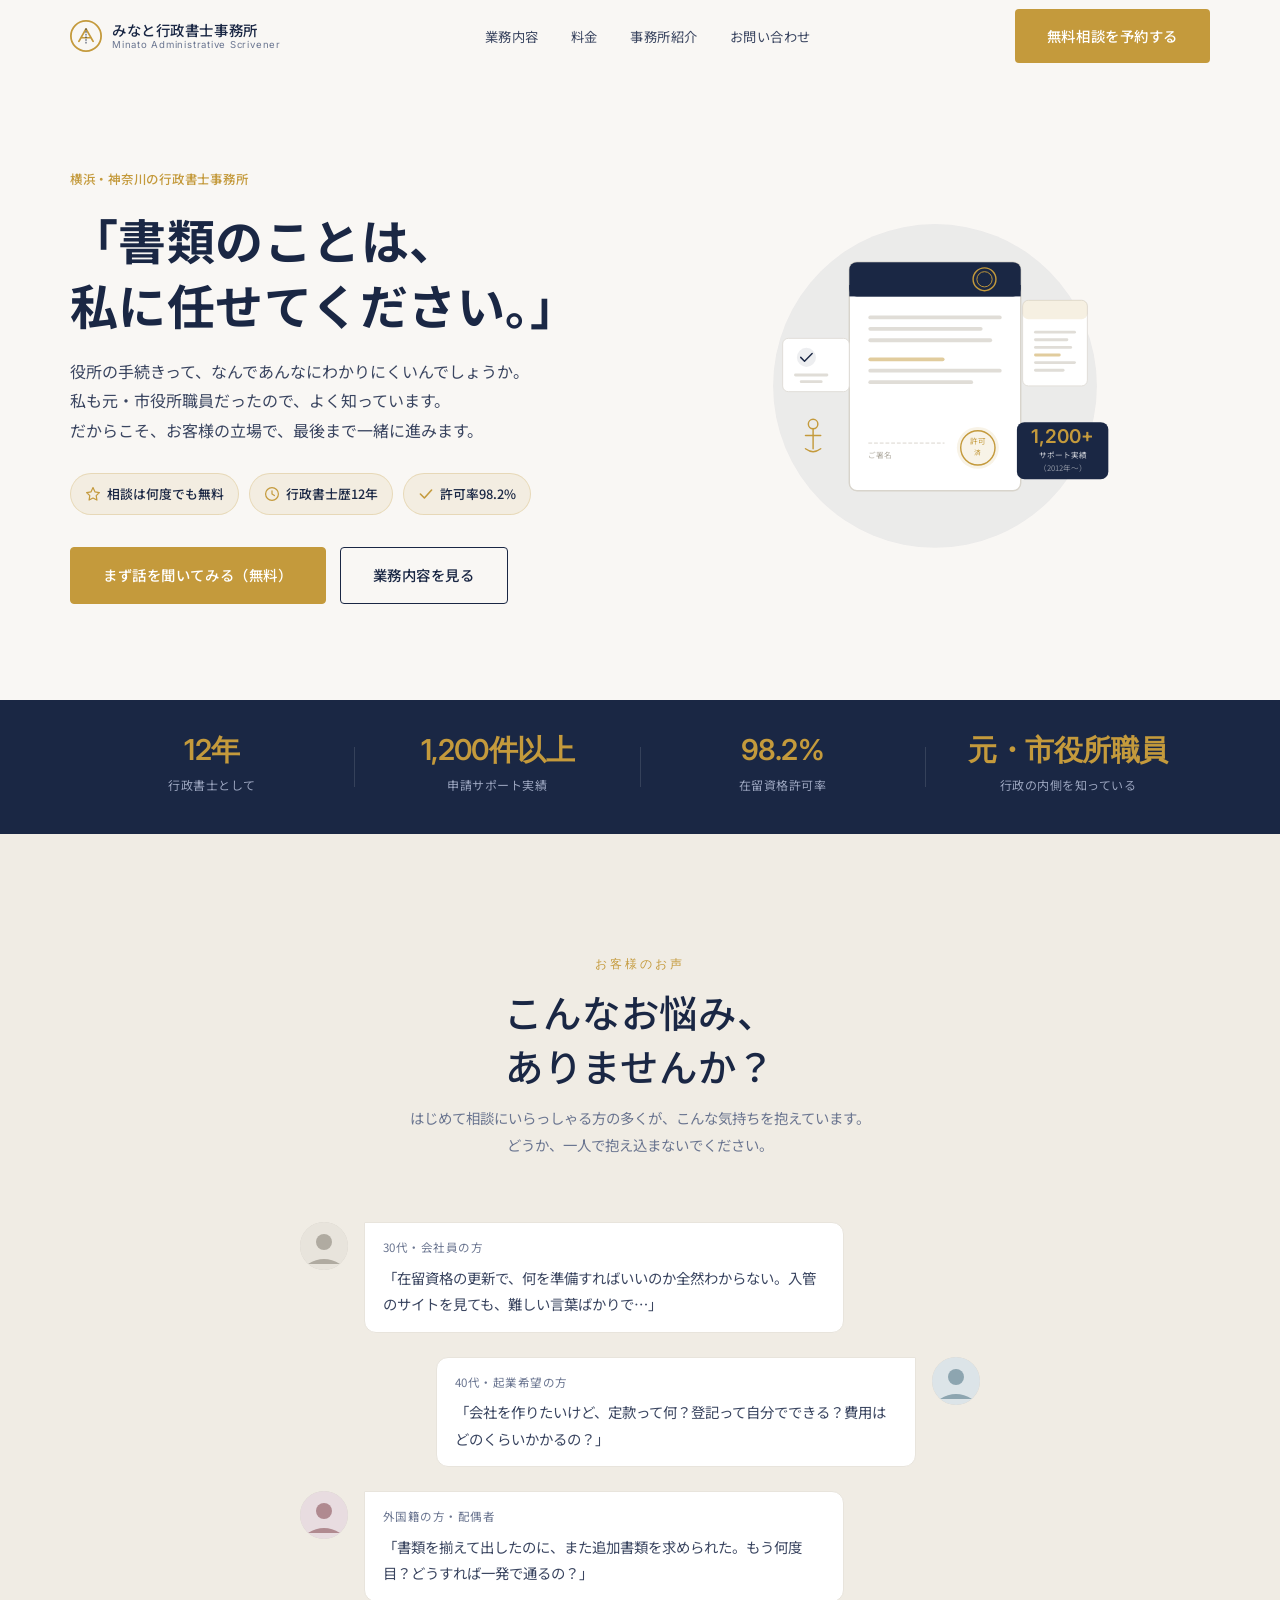
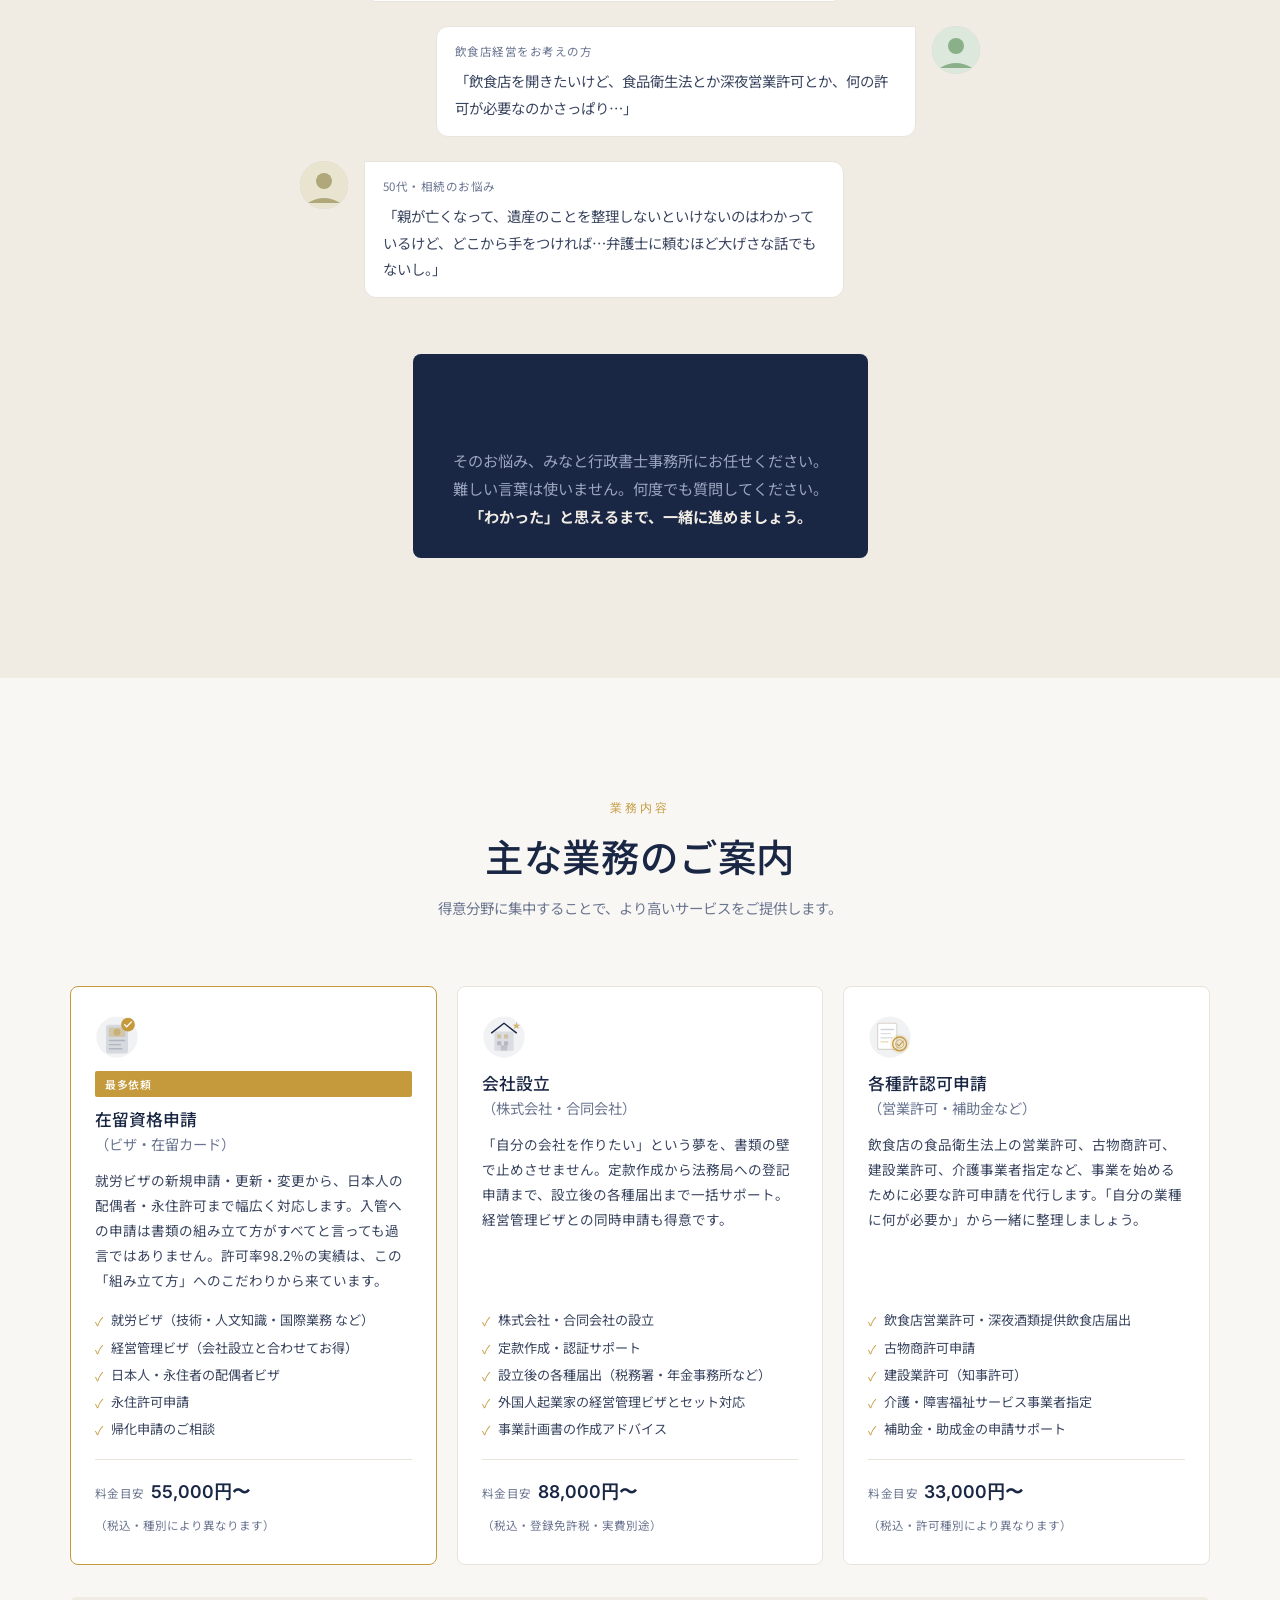
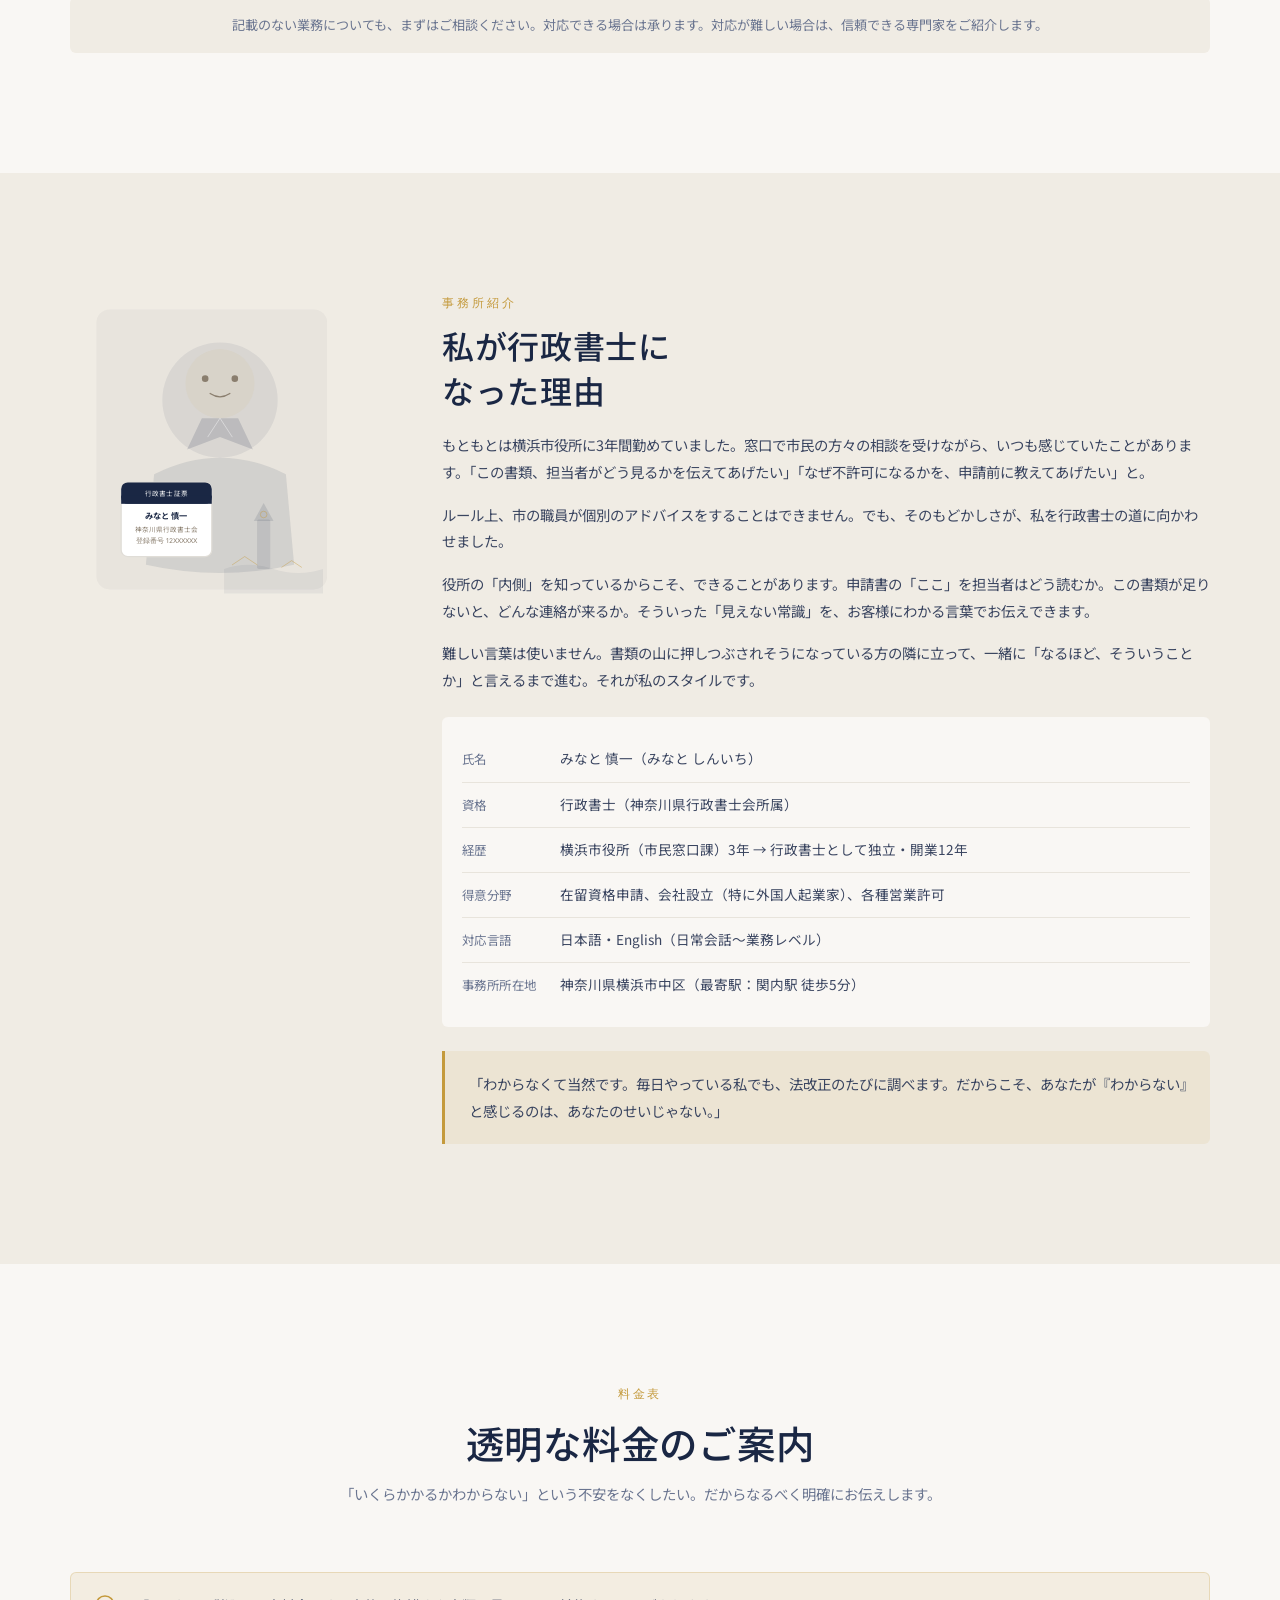
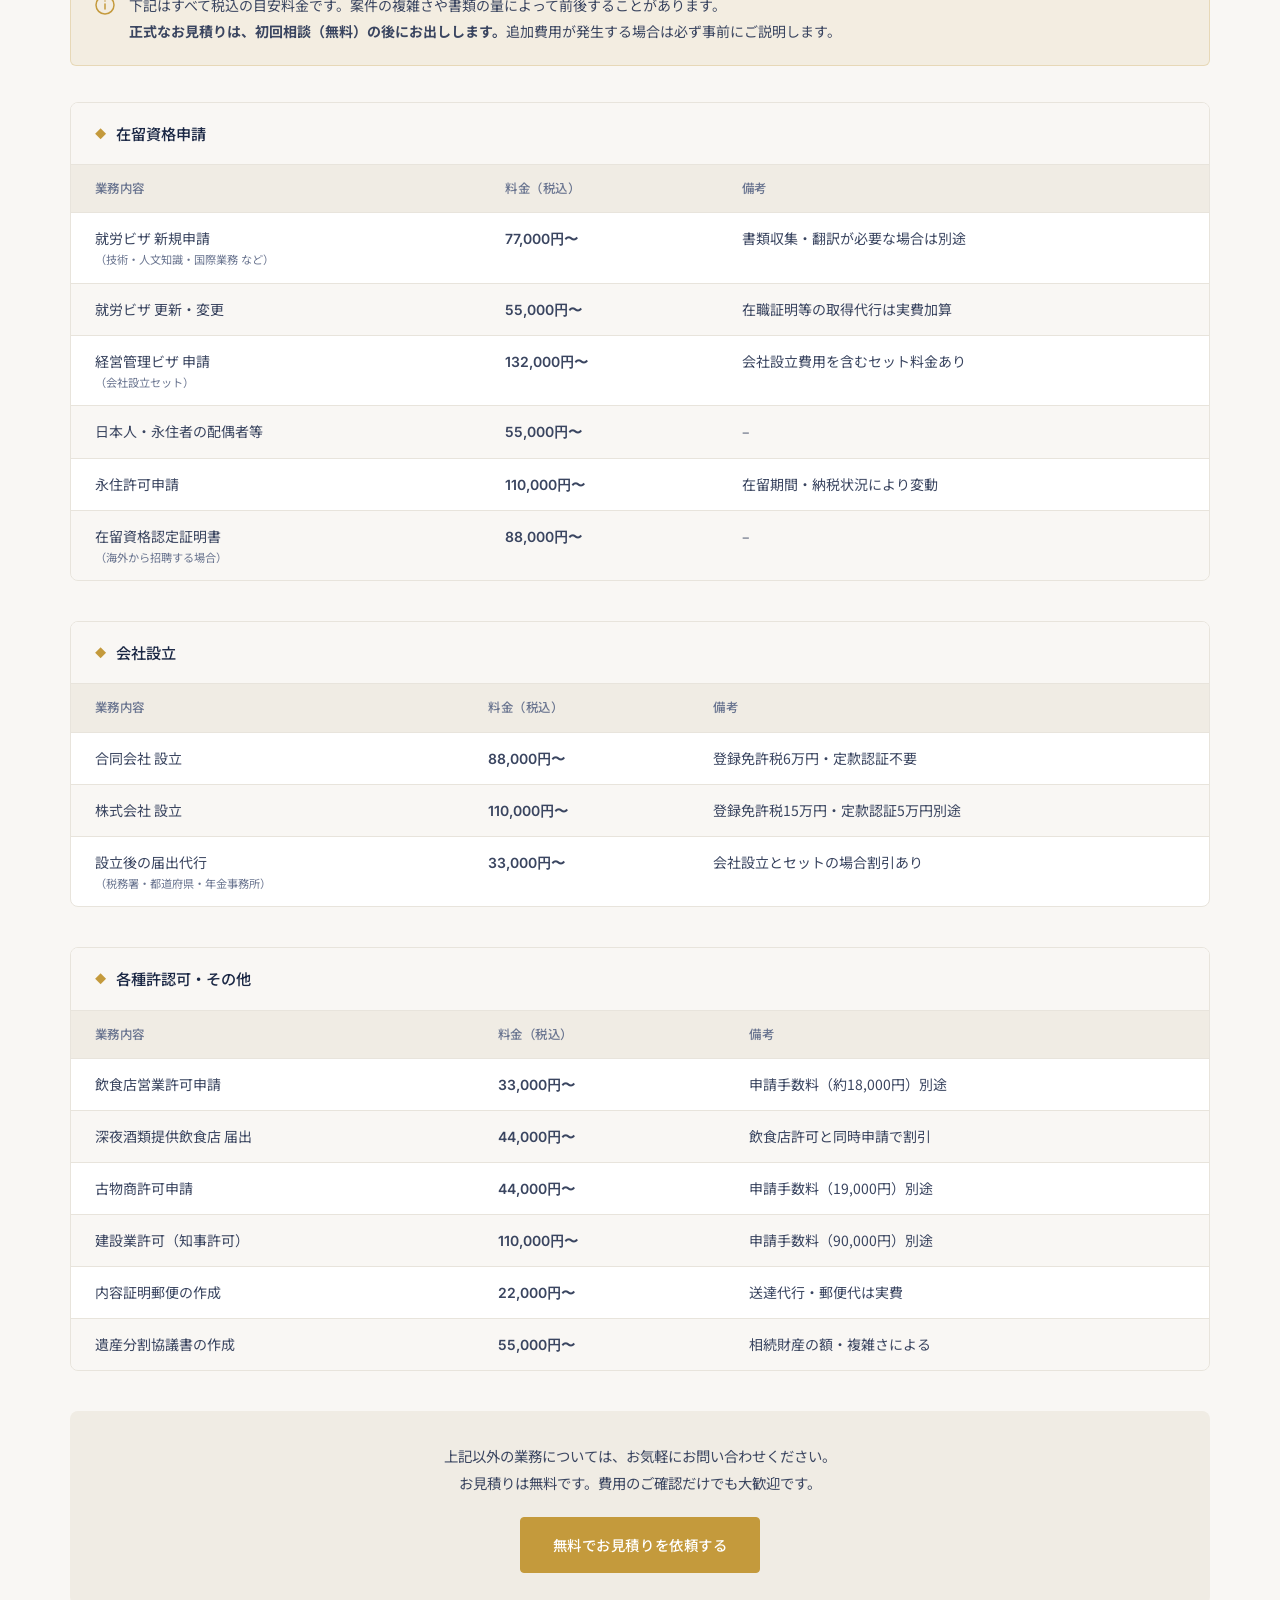
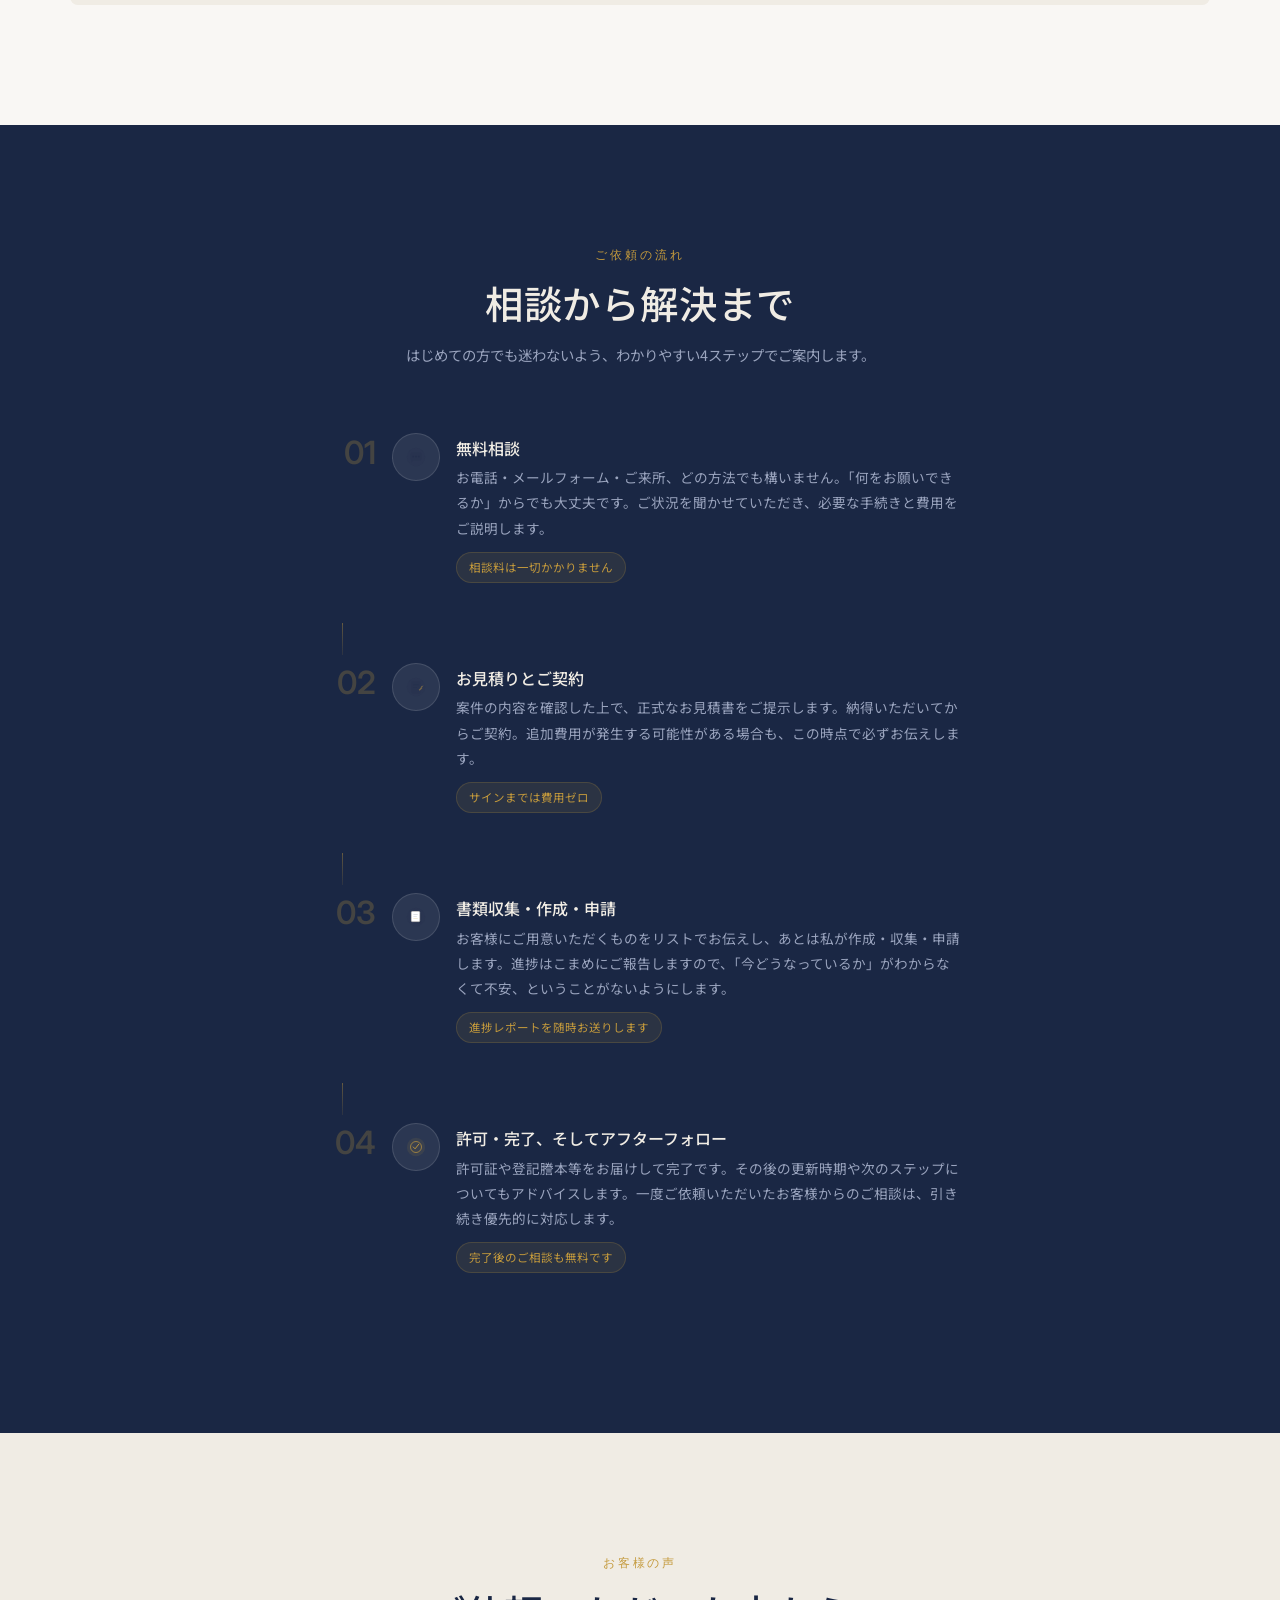
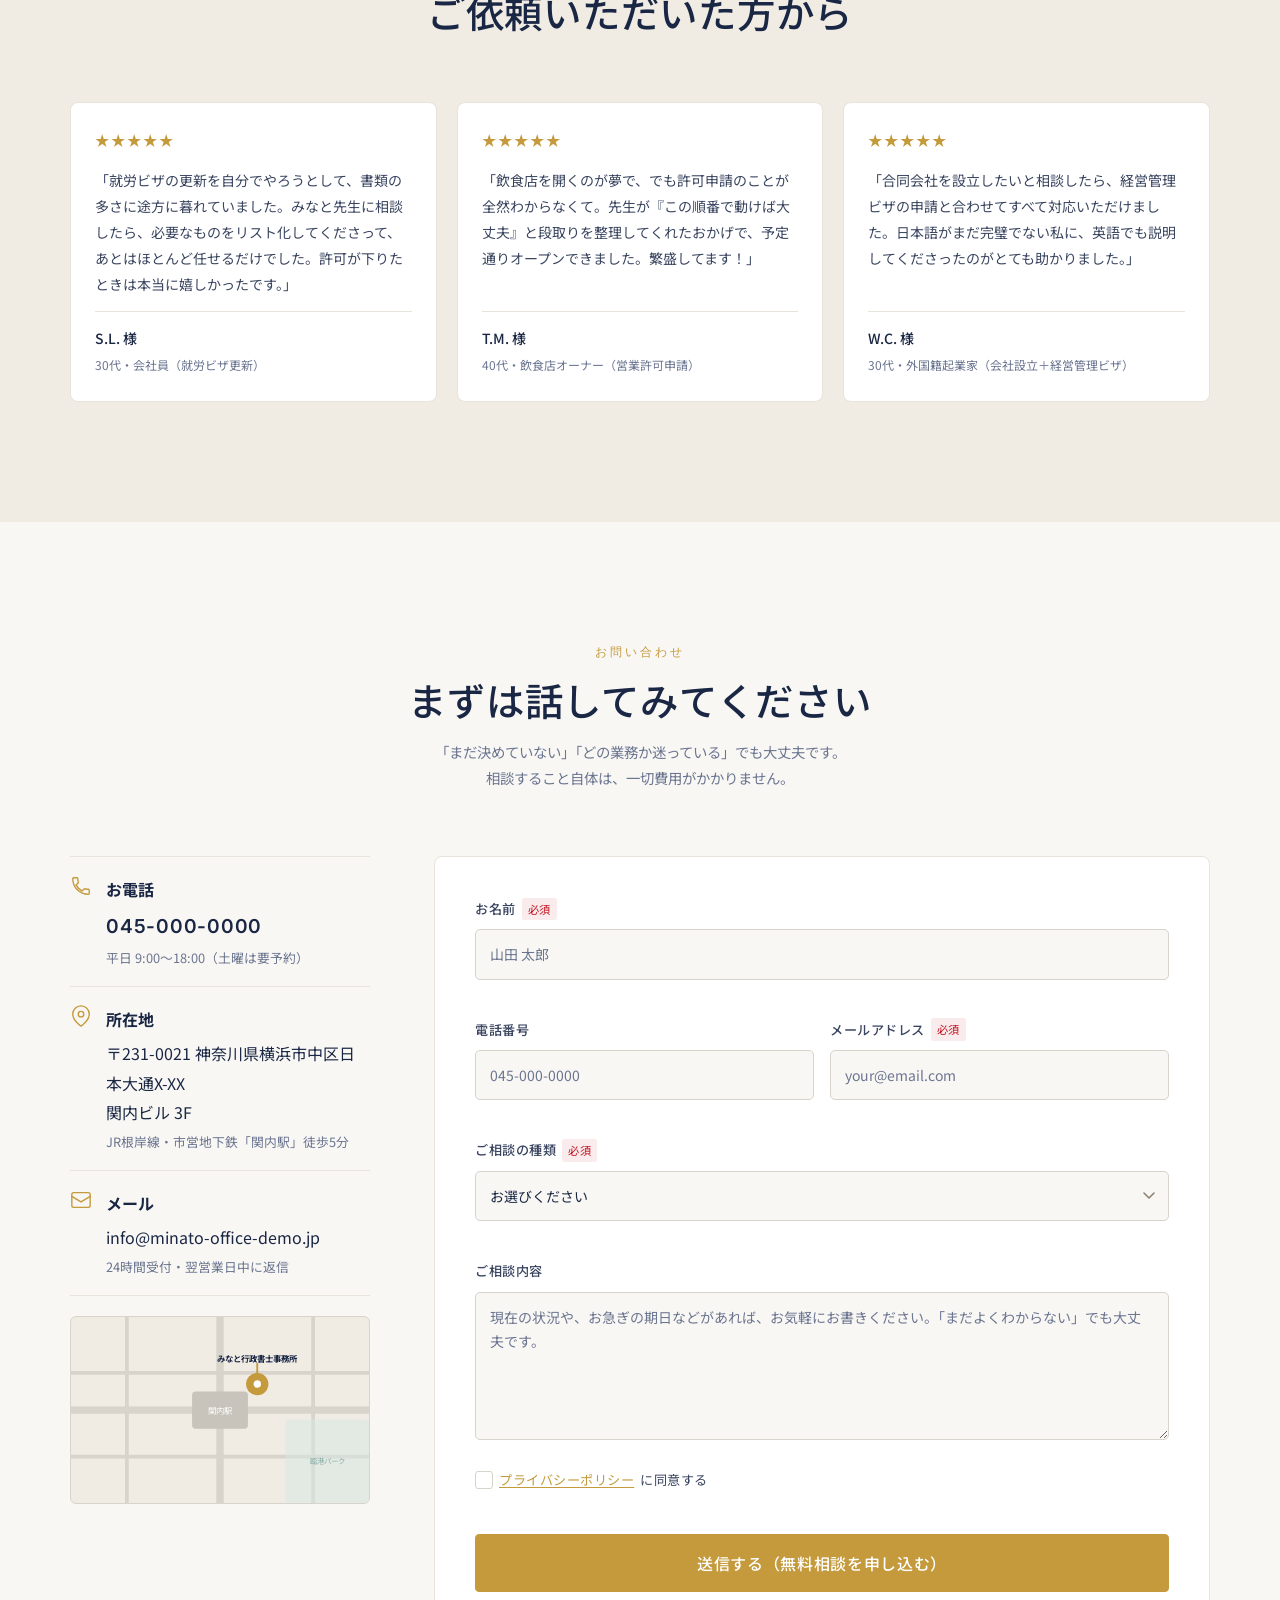
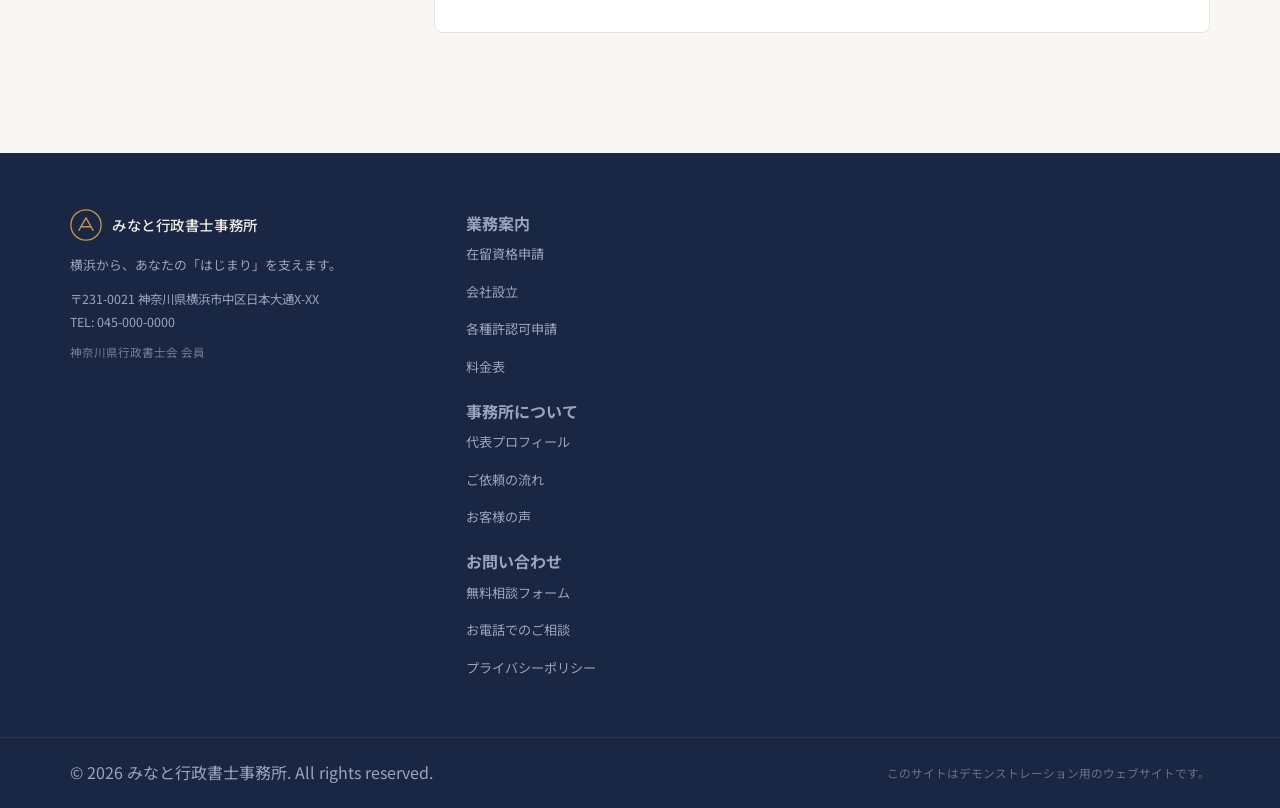
<file: demos/professional/index.html>
<!DOCTYPE html>
<html lang="ja">
<head>
  <meta charset="UTF-8" />
  <meta name="viewport" content="width=device-width, initial-scale=1.0" />
  <title>みなと行政書士事務所｜在留資格・会社設立｜横浜・神奈川</title>
  <meta name="description" content="横浜・神奈川の行政書士事務所。在留資格（ビザ）申請、会社設立、各種許認可申請。元市役所職員の行政書士が、難しい手続きをわかりやすくサポートします。相談は何度でも無料。" />
  <link rel="preconnect" href="https://fonts.googleapis.com" />
  <link rel="preconnect" href="https://fonts.gstatic.com" crossorigin />
  <link href="https://fonts.googleapis.com/css2?family=Noto+Sans+JP:wght@400;500;700&family=Inter:wght@400;500;600&display=swap" rel="stylesheet" />
  <link rel="stylesheet" href="style.css" />
</head>
<body>

  <!-- ===== NAVIGATION ===== -->
  <header class="site-header" id="site-header">
    <div class="container nav-container">
      <a href="#" class="logo">
        <svg class="logo-icon" viewBox="0 0 36 36" fill="none" xmlns="http://www.w3.org/2000/svg" aria-hidden="true">
          <circle cx="18" cy="18" r="17" stroke="#c49a3c" stroke-width="2"/>
          <path d="M10 24 L18 10 L26 24" stroke="#c49a3c" stroke-width="2" stroke-linecap="round" stroke-linejoin="round"/>
          <path d="M13 20 h10" stroke="#c49a3c" stroke-width="1.5" stroke-linecap="round"/>
          <path d="M18 10 L18 26" stroke="#1a2744" stroke-width="1" stroke-linecap="round" stroke-dasharray="1 2"/>
        </svg>
        <span class="logo-text">
          <span class="logo-main">みなと行政書士事務所</span>
          <span class="logo-sub">Minato Administrative Scrivener</span>
        </span>
      </a>

      <nav class="main-nav" id="main-nav" aria-label="メインナビゲーション">
        <ul class="nav-links">
          <li><a href="#services">業務内容</a></li>
          <li><a href="#fees">料金</a></li>
          <li><a href="#about">事務所紹介</a></li>
          <li><a href="#contact">お問い合わせ</a></li>
        </ul>
      </nav>

      <a href="#contact" class="btn btn-nav-cta">無料相談を予約する</a>

      <button class="hamburger" id="hamburger" aria-label="メニューを開く" aria-expanded="false" aria-controls="main-nav">
        <span></span>
        <span></span>
        <span></span>
      </button>
    </div>
  </header>

  <main>

    <!-- ===== HERO ===== -->
    <section class="hero" id="home">
      <div class="container hero-container">
        <div class="hero-content">
          <p class="hero-eyebrow">横浜・神奈川の行政書士事務所</p>
          <h1 class="hero-headline">
            「書類のことは、<br />
            私に任せてください。」
          </h1>
          <p class="hero-subheadline">
            役所の手続きって、なんであんなにわかりにくいんでしょうか。<br />
            私も元・市役所職員だったので、よく知っています。<br class="br-desktop" />
            だからこそ、お客様の立場で、最後まで一緒に進みます。
          </p>
          <div class="hero-promise">
            <span class="promise-badge">
              <svg viewBox="0 0 20 20" fill="none" xmlns="http://www.w3.org/2000/svg" aria-hidden="true">
                <path d="M10 2L12.39 7.26L18 8.18L14 12.08L14.9 17.6L10 15.07L5.1 17.6L6 12.08L2 8.18L7.61 7.26L10 2Z" stroke="#c49a3c" stroke-width="1.5" stroke-linejoin="round"/>
              </svg>
              相談は何度でも無料
            </span>
            <span class="promise-badge">
              <svg viewBox="0 0 20 20" fill="none" xmlns="http://www.w3.org/2000/svg" aria-hidden="true">
                <circle cx="10" cy="10" r="8" stroke="#c49a3c" stroke-width="1.5"/>
                <path d="M10 6v4l3 2" stroke="#c49a3c" stroke-width="1.5" stroke-linecap="round"/>
              </svg>
              行政書士歴12年
            </span>
            <span class="promise-badge">
              <svg viewBox="0 0 20 20" fill="none" xmlns="http://www.w3.org/2000/svg" aria-hidden="true">
                <path d="M3 10 L8 15 L17 5" stroke="#c49a3c" stroke-width="2" stroke-linecap="round" stroke-linejoin="round"/>
              </svg>
              許可率98.2%
            </span>
          </div>
          <div class="hero-cta-group">
            <a href="#contact" class="btn btn-primary">まず話を聞いてみる（無料）</a>
            <a href="#services" class="btn btn-ghost">業務内容を見る</a>
          </div>
        </div>

        <div class="hero-illustration" aria-hidden="true">
          <!-- Illustrated document/anchor SVG scene -->
          <svg viewBox="0 0 420 380" fill="none" xmlns="http://www.w3.org/2000/svg">
            <!-- Background circle -->
            <circle cx="210" cy="190" r="170" fill="#1a2744" opacity="0.06"/>

            <!-- Main document -->
            <rect x="120" y="60" width="180" height="240" rx="8" fill="white" stroke="#d8d4cc" stroke-width="1.5"/>
            <!-- Document header bar -->
            <rect x="120" y="60" width="180" height="36" rx="8" fill="#1a2744"/>
            <rect x="120" y="84" width="180" height="12" fill="#1a2744"/>

            <!-- Document stamp/seal circle -->
            <circle cx="262" cy="78" r="12" fill="none" stroke="#c49a3c" stroke-width="1.5"/>
            <circle cx="262" cy="78" r="8" fill="none" stroke="#c49a3c" stroke-width="1"/>

            <!-- Document lines -->
            <rect x="140" y="116" width="140" height="4" rx="2" fill="#e0ddd7"/>
            <rect x="140" y="128" width="120" height="4" rx="2" fill="#e0ddd7"/>
            <rect x="140" y="140" width="130" height="4" rx="2" fill="#e0ddd7"/>
            <rect x="140" y="160" width="80" height="4" rx="2" fill="#c49a3c" opacity="0.5"/>
            <rect x="140" y="172" width="140" height="4" rx="2" fill="#e0ddd7"/>
            <rect x="140" y="184" width="110" height="4" rx="2" fill="#e0ddd7"/>

            <!-- Signature line -->
            <line x1="140" y1="250" x2="220" y2="250" stroke="#d8d4cc" stroke-width="1" stroke-dasharray="4 2"/>
            <text x="140" y="266" font-family="Noto Sans JP, sans-serif" font-size="8" fill="#b0aba1">ご署名</text>

            <!-- Approval stamp -->
            <circle cx="255" cy="255" r="22" fill="#c49a3c" opacity="0.12"/>
            <circle cx="255" cy="255" r="18" fill="none" stroke="#c49a3c" stroke-width="1.5"/>
            <text x="255" y="251" font-family="Noto Sans JP, sans-serif" font-size="8" fill="#c49a3c" text-anchor="middle">許可</text>
            <text x="255" y="263" font-family="Noto Sans JP, sans-serif" font-size="7" fill="#c49a3c" text-anchor="middle">済</text>

            <!-- Floating elements -->
            <!-- Checkmark card -->
            <rect x="50" y="140" width="70" height="56" rx="6" fill="white" stroke="#e0ddd7" stroke-width="1"/>
            <circle cx="75" cy="160" r="10" fill="#1a2744" opacity="0.08"/>
            <path d="M69 160 L73 164 L81 156" stroke="#1a2744" stroke-width="1.5" stroke-linecap="round" stroke-linejoin="round"/>
            <rect x="62" y="177" width="36" height="3" rx="1.5" fill="#e0ddd7"/>
            <rect x="68" y="184" width="24" height="3" rx="1.5" fill="#e0ddd7"/>

            <!-- Small document card -->
            <rect x="302" y="100" width="68" height="90" rx="6" fill="white" stroke="#e0ddd7" stroke-width="1"/>
            <rect x="302" y="100" width="68" height="20" rx="6" fill="#c49a3c" opacity="0.15"/>
            <rect x="314" y="132" width="44" height="3" rx="1.5" fill="#e0ddd7"/>
            <rect x="314" y="140" width="36" height="3" rx="1.5" fill="#e0ddd7"/>
            <rect x="314" y="148" width="40" height="3" rx="1.5" fill="#e0ddd7"/>
            <rect x="314" y="156" width="28" height="3" rx="1.5" fill="#c49a3c" opacity="0.5"/>
            <rect x="314" y="164" width="44" height="3" rx="1.5" fill="#e0ddd7"/>
            <rect x="314" y="172" width="32" height="3" rx="1.5" fill="#e0ddd7"/>

            <!-- Anchor icon (Minato = port) -->
            <g transform="translate(66, 220)">
              <circle cx="16" cy="10" r="5" fill="none" stroke="#c49a3c" stroke-width="1.5"/>
              <line x1="16" y1="15" x2="16" y2="36" stroke="#c49a3c" stroke-width="1.5" stroke-linecap="round"/>
              <path d="M8 36 Q16 42 24 36" stroke="#c49a3c" stroke-width="1.5" stroke-linecap="round" fill="none"/>
              <line x1="8" y1="22" x2="24" y2="22" stroke="#c49a3c" stroke-width="1.5" stroke-linecap="round"/>
            </g>

            <!-- Stats badge -->
            <rect x="296" y="228" width="96" height="60" rx="8" fill="#1a2744"/>
            <text x="344" y="250" font-family="Inter, sans-serif" font-size="20" font-weight="600" fill="#c49a3c" text-anchor="middle">1,200+</text>
            <text x="344" y="266" font-family="Noto Sans JP, sans-serif" font-size="8" fill="white" opacity="0.8" text-anchor="middle">サポート実績</text>
            <text x="344" y="279" font-family="Noto Sans JP, sans-serif" font-size="8" fill="white" opacity="0.5" text-anchor="middle">（2012年〜）</text>
          </svg>
        </div>
      </div>

      <!-- Trust bar -->
      <div class="trust-bar">
        <div class="container trust-bar-inner">
          <div class="trust-item">
            <strong>12年</strong>
            <span>行政書士として</span>
          </div>
          <div class="trust-divider" aria-hidden="true"></div>
          <div class="trust-item">
            <strong>1,200件以上</strong>
            <span>申請サポート実績</span>
          </div>
          <div class="trust-divider" aria-hidden="true"></div>
          <div class="trust-item">
            <strong>98.2%</strong>
            <span>在留資格許可率</span>
          </div>
          <div class="trust-divider" aria-hidden="true"></div>
          <div class="trust-item">
            <strong>元・市役所職員</strong>
            <span>行政の内側を知っている</span>
          </div>
        </div>
      </div>
    </section>

    <!-- ===== PROBLEMS SECTION ===== -->
    <section class="problems-section" id="problems">
      <div class="container">
        <div class="section-header">
          <p class="section-eyebrow">お客様のお声</p>
          <h2 class="section-title">こんなお悩み、<br />ありませんか？</h2>
          <p class="section-lead">はじめて相談にいらっしゃる方の多くが、こんな気持ちを抱えています。<br />どうか、一人で抱え込まないでください。</p>
        </div>

        <div class="problem-bubbles">
          <div class="problem-bubble bubble-left">
            <div class="bubble-avatar" aria-hidden="true">
              <svg viewBox="0 0 48 48" fill="none" xmlns="http://www.w3.org/2000/svg">
                <circle cx="24" cy="24" r="24" fill="#e8e4dc"/>
                <circle cx="24" cy="20" r="8" fill="#b0aba1"/>
                <path d="M8 42 Q24 32 40 42" fill="#b0aba1"/>
              </svg>
            </div>
            <div class="bubble-text">
              <span class="bubble-persona">30代・会社員の方</span>
              <p>「在留資格の更新で、何を準備すればいいのか全然わからない。入管のサイトを見ても、難しい言葉ばかりで…」</p>
            </div>
          </div>

          <div class="problem-bubble bubble-right">
            <div class="bubble-avatar" aria-hidden="true">
              <svg viewBox="0 0 48 48" fill="none" xmlns="http://www.w3.org/2000/svg">
                <circle cx="24" cy="24" r="24" fill="#dce4e8"/>
                <circle cx="24" cy="20" r="8" fill="#8da5b0"/>
                <path d="M8 42 Q24 32 40 42" fill="#8da5b0"/>
              </svg>
            </div>
            <div class="bubble-text">
              <span class="bubble-persona">40代・起業希望の方</span>
              <p>「会社を作りたいけど、定款って何？登記って自分でできる？費用はどのくらいかかるの？」</p>
            </div>
          </div>

          <div class="problem-bubble bubble-left">
            <div class="bubble-avatar" aria-hidden="true">
              <svg viewBox="0 0 48 48" fill="none" xmlns="http://www.w3.org/2000/svg">
                <circle cx="24" cy="24" r="24" fill="#e8dce0"/>
                <circle cx="24" cy="20" r="8" fill="#b08a90"/>
                <path d="M8 42 Q24 32 40 42" fill="#b08a90"/>
              </svg>
            </div>
            <div class="bubble-text">
              <span class="bubble-persona">外国籍の方・配偶者</span>
              <p>「書類を揃えて出したのに、また追加書類を求められた。もう何度目？どうすれば一発で通るの？」</p>
            </div>
          </div>

          <div class="problem-bubble bubble-right">
            <div class="bubble-avatar" aria-hidden="true">
              <svg viewBox="0 0 48 48" fill="none" xmlns="http://www.w3.org/2000/svg">
                <circle cx="24" cy="24" r="24" fill="#dce8dc"/>
                <circle cx="24" cy="20" r="8" fill="#8ab08a"/>
                <path d="M8 42 Q24 32 40 42" fill="#8ab08a"/>
              </svg>
            </div>
            <div class="bubble-text">
              <span class="bubble-persona">飲食店経営をお考えの方</span>
              <p>「飲食店を開きたいけど、食品衛生法とか深夜営業許可とか、何の許可が必要なのかさっぱり…」</p>
            </div>
          </div>

          <div class="problem-bubble bubble-left">
            <div class="bubble-avatar" aria-hidden="true">
              <svg viewBox="0 0 48 48" fill="none" xmlns="http://www.w3.org/2000/svg">
                <circle cx="24" cy="24" r="24" fill="#e8e4d0"/>
                <circle cx="24" cy="20" r="8" fill="#b0a87a"/>
                <path d="M8 42 Q24 32 40 42" fill="#b0a87a"/>
              </svg>
            </div>
            <div class="bubble-text">
              <span class="bubble-persona">50代・相続のお悩み</span>
              <p>「親が亡くなって、遺産のことを整理しないといけないのはわかっているけど、どこから手をつければ…弁護士に頼むほど大げさな話でもないし。」</p>
            </div>
          </div>
        </div>

        <div class="problems-answer">
          <div class="answer-card">
            <div class="answer-icon" aria-hidden="true">
              <svg viewBox="0 0 48 48" fill="none" xmlns="http://www.w3.org/2000/svg">
                <circle cx="24" cy="24" r="22" fill="#1a2744" opacity="0.08"/>
                <path d="M16 24 L21 29 L32 18" stroke="#1a2744" stroke-width="2.5" stroke-linecap="round" stroke-linejoin="round"/>
              </svg>
            </div>
            <p>そのお悩み、みなと行政書士事務所にお任せください。<br />
            難しい言葉は使いません。何度でも質問してください。<br />
            <strong>「わかった」と思えるまで、一緒に進めましょう。</strong></p>
          </div>
        </div>
      </div>
    </section>

    <!-- ===== SERVICES SECTION ===== -->
    <section class="services-section" id="services">
      <div class="container">
        <div class="section-header">
          <p class="section-eyebrow">業務内容</p>
          <h2 class="section-title">主な業務のご案内</h2>
          <p class="section-lead">得意分野に集中することで、より高いサービスをご提供します。</p>
        </div>

        <div class="services-grid">

          <!-- Service 1: 在留資格 -->
          <div class="service-card service-card--featured">
            <div class="service-card-inner">
              <div class="service-icon" aria-hidden="true">
                <svg viewBox="0 0 64 64" fill="none" xmlns="http://www.w3.org/2000/svg">
                  <circle cx="32" cy="32" r="30" fill="#1a2744" opacity="0.06"/>
                  <!-- Passport -->
                  <rect x="16" y="14" width="32" height="42" rx="4" fill="#1a2744" opacity="0.12"/>
                  <rect x="20" y="18" width="24" height="14" rx="2" fill="#c49a3c" opacity="0.3"/>
                  <circle cx="32" cy="25" r="5" fill="#c49a3c" opacity="0.5"/>
                  <rect x="20" y="36" width="24" height="2" rx="1" fill="#1a2744" opacity="0.2"/>
                  <rect x="20" y="42" width="18" height="2" rx="1" fill="#1a2744" opacity="0.2"/>
                  <rect x="20" y="48" width="20" height="2" rx="1" fill="#1a2744" opacity="0.2"/>
                  <!-- Check badge -->
                  <circle cx="48" cy="14" r="10" fill="#c49a3c"/>
                  <path d="M43 14 L46 17 L53 10" stroke="white" stroke-width="2" stroke-linecap="round" stroke-linejoin="round"/>
                </svg>
              </div>
              <div class="service-tag">最多依頼</div>
              <h3 class="service-name">在留資格申請<br /><span>（ビザ・在留カード）</span></h3>
              <p class="service-desc">就労ビザの新規申請・更新・変更から、日本人の配偶者・永住許可まで幅広く対応します。入管への申請は書類の組み立て方がすべてと言っても過言ではありません。許可率98.2%の実績は、この「組み立て方」へのこだわりから来ています。</p>
              <ul class="service-features">
                <li>就労ビザ（技術・人文知識・国際業務 など）</li>
                <li>経営管理ビザ（会社設立と合わせてお得）</li>
                <li>日本人・永住者の配偶者ビザ</li>
                <li>永住許可申請</li>
                <li>帰化申請のご相談</li>
              </ul>
              <div class="service-fee">
                <span class="fee-label">料金目安</span>
                <span class="fee-amount">55,000円〜</span>
                <span class="fee-note">（税込・種別により異なります）</span>
              </div>
            </div>
          </div>

          <!-- Service 2: 会社設立 -->
          <div class="service-card">
            <div class="service-card-inner">
              <div class="service-icon" aria-hidden="true">
                <svg viewBox="0 0 64 64" fill="none" xmlns="http://www.w3.org/2000/svg">
                  <circle cx="32" cy="32" r="30" fill="#1a2744" opacity="0.06"/>
                  <!-- Building -->
                  <rect x="18" y="24" width="28" height="28" rx="2" fill="#1a2744" opacity="0.1"/>
                  <rect x="22" y="28" width="6" height="6" rx="1" fill="#c49a3c" opacity="0.4"/>
                  <rect x="32" y="28" width="6" height="6" rx="1" fill="#c49a3c" opacity="0.4"/>
                  <rect x="22" y="38" width="6" height="6" rx="1" fill="#1a2744" opacity="0.2"/>
                  <rect x="32" y="38" width="6" height="6" rx="1" fill="#1a2744" opacity="0.2"/>
                  <rect x="27" y="44" width="10" height="8" rx="1" fill="#1a2744" opacity="0.15"/>
                  <!-- Triangle roof -->
                  <path d="M14 26 L32 12 L50 26" stroke="#1a2744" stroke-width="2" stroke-linecap="round" stroke-linejoin="round"/>
                  <!-- Star/sparkle -->
                  <path d="M50 10 L51.5 14 L55.5 14 L52.5 16.5 L53.5 20.5 L50 18 L46.5 20.5 L47.5 16.5 L44.5 14 L48.5 14Z" fill="#c49a3c" opacity="0.7"/>
                </svg>
              </div>
              <h3 class="service-name">会社設立<br /><span>（株式会社・合同会社）</span></h3>
              <p class="service-desc">「自分の会社を作りたい」という夢を、書類の壁で止めさせません。定款作成から法務局への登記申請まで、設立後の各種届出まで一括サポート。経営管理ビザとの同時申請も得意です。</p>
              <ul class="service-features">
                <li>株式会社・合同会社の設立</li>
                <li>定款作成・認証サポート</li>
                <li>設立後の各種届出（税務署・年金事務所など）</li>
                <li>外国人起業家の経営管理ビザとセット対応</li>
                <li>事業計画書の作成アドバイス</li>
              </ul>
              <div class="service-fee">
                <span class="fee-label">料金目安</span>
                <span class="fee-amount">88,000円〜</span>
                <span class="fee-note">（税込・登録免許税・実費別途）</span>
              </div>
            </div>
          </div>

          <!-- Service 3: 各種許認可 -->
          <div class="service-card">
            <div class="service-card-inner">
              <div class="service-icon" aria-hidden="true">
                <svg viewBox="0 0 64 64" fill="none" xmlns="http://www.w3.org/2000/svg">
                  <circle cx="32" cy="32" r="30" fill="#1a2744" opacity="0.06"/>
                  <!-- Document with seal -->
                  <rect x="14" y="12" width="28" height="38" rx="3" fill="white" stroke="#d8d4cc" stroke-width="1.5"/>
                  <rect x="18" y="20" width="20" height="2" rx="1" fill="#1a2744" opacity="0.2"/>
                  <rect x="18" y="26" width="16" height="2" rx="1" fill="#1a2744" opacity="0.15"/>
                  <rect x="18" y="32" width="18" height="2" rx="1" fill="#1a2744" opacity="0.15"/>
                  <rect x="18" y="38" width="12" height="2" rx="1" fill="#c49a3c" opacity="0.4"/>
                  <!-- Big stamp -->
                  <circle cx="46" cy="42" r="14" fill="#c49a3c" opacity="0.15"/>
                  <circle cx="46" cy="42" r="10" fill="none" stroke="#c49a3c" stroke-width="2"/>
                  <circle cx="46" cy="42" r="6" fill="none" stroke="#c49a3c" stroke-width="1"/>
                  <path d="M42 42 L45 45 L51 38" stroke="#c49a3c" stroke-width="1.5" stroke-linecap="round" stroke-linejoin="round"/>
                </svg>
              </div>
              <h3 class="service-name">各種許認可申請<br /><span>（営業許可・補助金など）</span></h3>
              <p class="service-desc">飲食店の食品衛生法上の営業許可、古物商許可、建設業許可、介護事業者指定など、事業を始めるために必要な許可申請を代行します。「自分の業種に何が必要か」から一緒に整理しましょう。</p>
              <ul class="service-features">
                <li>飲食店営業許可・深夜酒類提供飲食店届出</li>
                <li>古物商許可申請</li>
                <li>建設業許可（知事許可）</li>
                <li>介護・障害福祉サービス事業者指定</li>
                <li>補助金・助成金の申請サポート</li>
              </ul>
              <div class="service-fee">
                <span class="fee-label">料金目安</span>
                <span class="fee-amount">33,000円〜</span>
                <span class="fee-note">（税込・許可種別により異なります）</span>
              </div>
            </div>
          </div>

        </div>

        <p class="services-note">記載のない業務についても、まずはご相談ください。対応できる場合は承ります。対応が難しい場合は、信頼できる専門家をご紹介します。</p>
      </div>
    </section>

    <!-- ===== ABOUT SECTION ===== -->
    <section class="about-section" id="about">
      <div class="container">
        <div class="about-grid">

          <div class="about-illustration" aria-hidden="true">
            <svg viewBox="0 0 340 400" fill="none" xmlns="http://www.w3.org/2000/svg">
              <!-- Background shape -->
              <rect x="20" y="20" width="280" height="340" rx="16" fill="#1a2744" opacity="0.04"/>

              <!-- Portrait placeholder - abstract human -->
              <circle cx="170" cy="130" r="70" fill="#1a2744" opacity="0.07"/>
              <circle cx="170" cy="110" r="42" fill="#d8d3c9"/>
              <path d="M90 220 Q170 180 250 220 L260 330 Q170 350 80 330Z" fill="#1a2744" opacity="0.1"/>

              <!-- Face details -->
              <circle cx="152" cy="104" r="4" fill="#8a7e6e"/>
              <circle cx="188" cy="104" r="4" fill="#8a7e6e"/>
              <path d="M158 122 Q170 130 182 122" stroke="#8a7e6e" stroke-width="1.5" stroke-linecap="round" fill="none"/>

              <!-- Suit collar suggestion -->
              <path d="M148 152 L130 190 L170 175 L210 190 L192 152" fill="#1a2744" opacity="0.15"/>
              <path d="M170 152 L155 175 M170 152 L185 175" stroke="white" stroke-width="1" opacity="0.5"/>

              <!-- Credential badge -->
              <rect x="50" y="230" width="110" height="90" rx="8" fill="white" stroke="#e0ddd7" stroke-width="1.5"/>
              <rect x="50" y="230" width="110" height="26" rx="8" fill="#1a2744"/>
              <rect x="50" y="246" width="110" height="10" fill="#1a2744"/>
              <text x="105" y="247" font-family="Noto Sans JP, sans-serif" font-size="8" fill="white" text-anchor="middle" opacity="0.9">行政書士 証票</text>
              <text x="105" y="274" font-family="Noto Sans JP, sans-serif" font-size="10" fill="#1a2744" text-anchor="middle" font-weight="bold">みなと 慎一</text>
              <text x="105" y="290" font-family="Noto Sans JP, sans-serif" font-size="8" fill="#8a7e6e" text-anchor="middle">神奈川県行政書士会</text>
              <text x="105" y="304" font-family="Inter, sans-serif" font-size="8" fill="#8a7e6e" text-anchor="middle">登録番号 12XXXXXX</text>

              <!-- Yokohama port illustration -->
              <g transform="translate(175, 235)">
                <!-- Water -->
                <path d="M0 100 Q30 90 60 100 Q90 110 120 100 L120 130 L0 130Z" fill="#1a2744" opacity="0.06"/>
                <!-- Landmark tower suggestion -->
                <rect x="40" y="40" width="16" height="60" rx="2" fill="#1a2744" opacity="0.1"/>
                <path d="M36 42 L48 20 L60 42" fill="#1a2744" opacity="0.12"/>
                <circle cx="48" cy="34" r="4" fill="none" stroke="#c49a3c" stroke-width="1" opacity="0.5"/>
                <!-- Small boats -->
                <path d="M10 95 L25 85 L40 95" stroke="#c49a3c" stroke-width="1" stroke-linecap="round" fill="none" opacity="0.5"/>
                <path d="M70 98 L82 90 L94 98" stroke="#c49a3c" stroke-width="1" stroke-linecap="round" fill="none" opacity="0.5"/>
              </g>
            </svg>
          </div>

          <div class="about-content">
            <p class="section-eyebrow">事務所紹介</p>
            <h2 class="section-title about-title">私が行政書士に<br />なった理由</h2>

            <div class="about-text">
              <p>
                もともとは横浜市役所に3年間勤めていました。窓口で市民の方々の相談を受けながら、いつも感じていたことがあります。「この書類、担当者がどう見るかを伝えてあげたい」「なぜ不許可になるかを、申請前に教えてあげたい」と。
              </p>
              <p>
                ルール上、市の職員が個別のアドバイスをすることはできません。でも、そのもどかしさが、私を行政書士の道に向かわせました。
              </p>
              <p>
                役所の「内側」を知っているからこそ、できることがあります。申請書の「ここ」を担当者はどう読むか。この書類が足りないと、どんな連絡が来るか。そういった「見えない常識」を、お客様にわかる言葉でお伝えできます。
              </p>
              <p>
                難しい言葉は使いません。書類の山に押しつぶされそうになっている方の隣に立って、一緒に「なるほど、そういうことか」と言えるまで進む。それが私のスタイルです。
              </p>
            </div>

            <div class="about-profile">
              <div class="profile-detail">
                <span class="profile-label">氏名</span>
                <span class="profile-value">みなと 慎一（みなと しんいち）</span>
              </div>
              <div class="profile-detail">
                <span class="profile-label">資格</span>
                <span class="profile-value">行政書士（神奈川県行政書士会所属）</span>
              </div>
              <div class="profile-detail">
                <span class="profile-label">経歴</span>
                <span class="profile-value">横浜市役所（市民窓口課）3年 → 行政書士として独立・開業12年</span>
              </div>
              <div class="profile-detail">
                <span class="profile-label">得意分野</span>
                <span class="profile-value">在留資格申請、会社設立（特に外国人起業家）、各種営業許可</span>
              </div>
              <div class="profile-detail">
                <span class="profile-label">対応言語</span>
                <span class="profile-value">日本語・English（日常会話〜業務レベル）</span>
              </div>
              <div class="profile-detail">
                <span class="profile-label">事務所所在地</span>
                <span class="profile-value">神奈川県横浜市中区（最寄駅：関内駅 徒歩5分）</span>
              </div>
            </div>

            <blockquote class="about-quote">
              「わからなくて当然です。毎日やっている私でも、法改正のたびに調べます。だからこそ、あなたが『わからない』と感じるのは、あなたのせいじゃない。」
            </blockquote>
          </div>
        </div>
      </div>
    </section>

    <!-- ===== FEE TABLE SECTION ===== -->
    <section class="fee-section" id="fees">
      <div class="container">
        <div class="section-header">
          <p class="section-eyebrow">料金表</p>
          <h2 class="section-title">透明な料金のご案内</h2>
          <p class="section-lead">「いくらかかるかわからない」という不安をなくしたい。だからなるべく明確にお伝えします。</p>
        </div>

        <div class="fee-note-box">
          <svg viewBox="0 0 20 20" fill="none" xmlns="http://www.w3.org/2000/svg" aria-hidden="true">
            <circle cx="10" cy="10" r="9" stroke="#c49a3c" stroke-width="1.5"/>
            <line x1="10" y1="9" x2="10" y2="14" stroke="#c49a3c" stroke-width="1.5" stroke-linecap="round"/>
            <circle cx="10" cy="6" r="0.75" fill="#c49a3c"/>
          </svg>
          <p>下記はすべて税込の目安料金です。案件の複雑さや書類の量によって前後することがあります。<br />
          <strong>正式なお見積りは、初回相談（無料）の後にお出しします。</strong>追加費用が発生する場合は必ず事前にご説明します。</p>
        </div>

        <div class="fee-tables-wrapper">

          <!-- 在留資格 -->
          <div class="fee-table-block">
            <h3 class="fee-table-title">
              <span class="fee-table-icon" aria-hidden="true">◆</span>
              在留資格申請
            </h3>
            <table class="fee-table">
              <thead>
                <tr>
                  <th>業務内容</th>
                  <th>料金（税込）</th>
                  <th>備考</th>
                </tr>
              </thead>
              <tbody>
                <tr>
                  <td>就労ビザ 新規申請<br /><small>（技術・人文知識・国際業務 など）</small></td>
                  <td class="fee-price">77,000円〜</td>
                  <td>書類収集・翻訳が必要な場合は別途</td>
                </tr>
                <tr>
                  <td>就労ビザ 更新・変更</td>
                  <td class="fee-price">55,000円〜</td>
                  <td>在職証明等の取得代行は実費加算</td>
                </tr>
                <tr>
                  <td>経営管理ビザ 申請<br /><small>（会社設立セット）</small></td>
                  <td class="fee-price">132,000円〜</td>
                  <td>会社設立費用を含むセット料金あり</td>
                </tr>
                <tr>
                  <td>日本人・永住者の配偶者等</td>
                  <td class="fee-price">55,000円〜</td>
                  <td>–</td>
                </tr>
                <tr>
                  <td>永住許可申請</td>
                  <td class="fee-price">110,000円〜</td>
                  <td>在留期間・納税状況により変動</td>
                </tr>
                <tr>
                  <td>在留資格認定証明書<br /><small>（海外から招聘する場合）</small></td>
                  <td class="fee-price">88,000円〜</td>
                  <td>–</td>
                </tr>
              </tbody>
            </table>
          </div>

          <!-- 会社設立 -->
          <div class="fee-table-block">
            <h3 class="fee-table-title">
              <span class="fee-table-icon" aria-hidden="true">◆</span>
              会社設立
            </h3>
            <table class="fee-table">
              <thead>
                <tr>
                  <th>業務内容</th>
                  <th>料金（税込）</th>
                  <th>備考</th>
                </tr>
              </thead>
              <tbody>
                <tr>
                  <td>合同会社 設立</td>
                  <td class="fee-price">88,000円〜</td>
                  <td>登録免許税6万円・定款認証不要</td>
                </tr>
                <tr>
                  <td>株式会社 設立</td>
                  <td class="fee-price">110,000円〜</td>
                  <td>登録免許税15万円・定款認証5万円別途</td>
                </tr>
                <tr>
                  <td>設立後の届出代行<br /><small>（税務署・都道府県・年金事務所）</small></td>
                  <td class="fee-price">33,000円〜</td>
                  <td>会社設立とセットの場合割引あり</td>
                </tr>
              </tbody>
            </table>
          </div>

          <!-- 許認可 -->
          <div class="fee-table-block">
            <h3 class="fee-table-title">
              <span class="fee-table-icon" aria-hidden="true">◆</span>
              各種許認可・その他
            </h3>
            <table class="fee-table">
              <thead>
                <tr>
                  <th>業務内容</th>
                  <th>料金（税込）</th>
                  <th>備考</th>
                </tr>
              </thead>
              <tbody>
                <tr>
                  <td>飲食店営業許可申請</td>
                  <td class="fee-price">33,000円〜</td>
                  <td>申請手数料（約18,000円）別途</td>
                </tr>
                <tr>
                  <td>深夜酒類提供飲食店 届出</td>
                  <td class="fee-price">44,000円〜</td>
                  <td>飲食店許可と同時申請で割引</td>
                </tr>
                <tr>
                  <td>古物商許可申請</td>
                  <td class="fee-price">44,000円〜</td>
                  <td>申請手数料（19,000円）別途</td>
                </tr>
                <tr>
                  <td>建設業許可（知事許可）</td>
                  <td class="fee-price">110,000円〜</td>
                  <td>申請手数料（90,000円）別途</td>
                </tr>
                <tr>
                  <td>内容証明郵便の作成</td>
                  <td class="fee-price">22,000円〜</td>
                  <td>送達代行・郵便代は実費</td>
                </tr>
                <tr>
                  <td>遺産分割協議書の作成</td>
                  <td class="fee-price">55,000円〜</td>
                  <td>相続財産の額・複雑さによる</td>
                </tr>
              </tbody>
            </table>
          </div>

        </div>

        <div class="fee-footer">
          <p>上記以外の業務については、お気軽にお問い合わせください。<br />
          お見積りは無料です。費用のご確認だけでも大歓迎です。</p>
          <a href="#contact" class="btn btn-primary">無料でお見積りを依頼する</a>
        </div>
      </div>
    </section>

    <!-- ===== FLOW SECTION ===== -->
    <section class="flow-section" id="flow">
      <div class="container">
        <div class="section-header">
          <p class="section-eyebrow">ご依頼の流れ</p>
          <h2 class="section-title">相談から解決まで</h2>
          <p class="section-lead">はじめての方でも迷わないよう、わかりやすい4ステップでご案内します。</p>
        </div>

        <div class="flow-steps">
          <div class="flow-step">
            <div class="flow-step-number" aria-hidden="true">01</div>
            <div class="flow-step-icon" aria-hidden="true">
              <svg viewBox="0 0 48 48" fill="none" xmlns="http://www.w3.org/2000/svg">
                <circle cx="24" cy="24" r="20" fill="#1a2744" opacity="0.06"/>
                <!-- Phone/chat bubble -->
                <rect x="12" y="14" width="24" height="18" rx="4" fill="#1a2744" opacity="0.1"/>
                <circle cx="18" cy="23" r="2" fill="#1a2744" opacity="0.3"/>
                <circle cx="24" cy="23" r="2" fill="#1a2744" opacity="0.3"/>
                <circle cx="30" cy="23" r="2" fill="#1a2744" opacity="0.3"/>
                <path d="M18 32 L14 36 L14 32" fill="#1a2744" opacity="0.1"/>
              </svg>
            </div>
            <div class="flow-step-content">
              <h3>無料相談</h3>
              <p>お電話・メールフォーム・ご来所、どの方法でも構いません。「何をお願いできるか」からでも大丈夫です。ご状況を聞かせていただき、必要な手続きと費用をご説明します。</p>
              <span class="flow-step-note">相談料は一切かかりません</span>
            </div>
          </div>

          <div class="flow-connector" aria-hidden="true">
            <svg viewBox="0 0 24 48" fill="none" xmlns="http://www.w3.org/2000/svg">
              <path d="M12 4 L12 44 M6 38 L12 44 L18 38" stroke="#c49a3c" stroke-width="1.5" stroke-linecap="round" stroke-linejoin="round"/>
            </svg>
          </div>

          <div class="flow-step">
            <div class="flow-step-number" aria-hidden="true">02</div>
            <div class="flow-step-icon" aria-hidden="true">
              <svg viewBox="0 0 48 48" fill="none" xmlns="http://www.w3.org/2000/svg">
                <circle cx="24" cy="24" r="20" fill="#1a2744" opacity="0.06"/>
                <!-- Document with pencil -->
                <rect x="14" y="12" width="20" height="26" rx="3" fill="#1a2744" opacity="0.08"/>
                <rect x="18" y="18" width="12" height="2" rx="1" fill="#1a2744" opacity="0.2"/>
                <rect x="18" y="24" width="8" height="2" rx="1" fill="#1a2744" opacity="0.15"/>
                <path d="M30 30 L36 24 L38 26 L32 32Z" fill="#c49a3c" opacity="0.5"/>
                <line x1="36" y1="24" x2="38" y2="22" stroke="#c49a3c" stroke-width="1.5" stroke-linecap="round"/>
              </svg>
            </div>
            <div class="flow-step-content">
              <h3>お見積りとご契約</h3>
              <p>案件の内容を確認した上で、正式なお見積書をご提示します。納得いただいてからご契約。追加費用が発生する可能性がある場合も、この時点で必ずお伝えします。</p>
              <span class="flow-step-note">サインまでは費用ゼロ</span>
            </div>
          </div>

          <div class="flow-connector" aria-hidden="true">
            <svg viewBox="0 0 24 48" fill="none" xmlns="http://www.w3.org/2000/svg">
              <path d="M12 4 L12 44 M6 38 L12 44 L18 38" stroke="#c49a3c" stroke-width="1.5" stroke-linecap="round" stroke-linejoin="round"/>
            </svg>
          </div>

          <div class="flow-step">
            <div class="flow-step-number" aria-hidden="true">03</div>
            <div class="flow-step-icon" aria-hidden="true">
              <svg viewBox="0 0 48 48" fill="none" xmlns="http://www.w3.org/2000/svg">
                <circle cx="24" cy="24" r="20" fill="#1a2744" opacity="0.06"/>
                <!-- Stack of documents -->
                <rect x="18" y="16" width="18" height="22" rx="2" fill="#1a2744" opacity="0.1"/>
                <rect x="16" y="14" width="18" height="22" rx="2" fill="#1a2744" opacity="0.08"/>
                <rect x="14" y="12" width="18" height="22" rx="2" fill="white" stroke="#d8d4cc" stroke-width="1.5"/>
                <rect x="18" y="18" width="10" height="1.5" rx="0.75" fill="#1a2744" opacity="0.2"/>
                <rect x="18" y="22" width="8" height="1.5" rx="0.75" fill="#1a2744" opacity="0.15"/>
                <rect x="18" y="26" width="10" height="1.5" rx="0.75" fill="#c49a3c" opacity="0.4"/>
              </svg>
            </div>
            <div class="flow-step-content">
              <h3>書類収集・作成・申請</h3>
              <p>お客様にご用意いただくものをリストでお伝えし、あとは私が作成・収集・申請します。進捗はこまめにご報告しますので、「今どうなっているか」がわからなくて不安、ということがないようにします。</p>
              <span class="flow-step-note">進捗レポートを随時お送りします</span>
            </div>
          </div>

          <div class="flow-connector" aria-hidden="true">
            <svg viewBox="0 0 24 48" fill="none" xmlns="http://www.w3.org/2000/svg">
              <path d="M12 4 L12 44 M6 38 L12 44 L18 38" stroke="#c49a3c" stroke-width="1.5" stroke-linecap="round" stroke-linejoin="round"/>
            </svg>
          </div>

          <div class="flow-step">
            <div class="flow-step-number" aria-hidden="true">04</div>
            <div class="flow-step-icon" aria-hidden="true">
              <svg viewBox="0 0 48 48" fill="none" xmlns="http://www.w3.org/2000/svg">
                <circle cx="24" cy="24" r="20" fill="#c49a3c" opacity="0.1"/>
                <!-- Checkmark -->
                <circle cx="24" cy="24" r="12" fill="none" stroke="#c49a3c" stroke-width="1.5"/>
                <path d="M18 24 L22 28 L30 18" stroke="#c49a3c" stroke-width="2" stroke-linecap="round" stroke-linejoin="round"/>
              </svg>
            </div>
            <div class="flow-step-content">
              <h3>許可・完了、そしてアフターフォロー</h3>
              <p>許可証や登記謄本等をお届けして完了です。その後の更新時期や次のステップについてもアドバイスします。一度ご依頼いただいたお客様からのご相談は、引き続き優先的に対応します。</p>
              <span class="flow-step-note">完了後のご相談も無料です</span>
            </div>
          </div>
        </div>
      </div>
    </section>

    <!-- ===== TESTIMONIALS ===== -->
    <section class="testimonials-section" id="testimonials">
      <div class="container">
        <div class="section-header">
          <p class="section-eyebrow">お客様の声</p>
          <h2 class="section-title">ご依頼いただいた方から</h2>
        </div>

        <div class="testimonials-grid">
          <div class="testimonial-card">
            <div class="testimonial-stars" aria-label="5つ星">★★★★★</div>
            <p class="testimonial-text">「就労ビザの更新を自分でやろうとして、書類の多さに途方に暮れていました。みなと先生に相談したら、必要なものをリスト化してくださって、あとはほとんど任せるだけでした。許可が下りたときは本当に嬉しかったです。」</p>
            <div class="testimonial-meta">
              <span class="testimonial-author">S.L. 様</span>
              <span class="testimonial-detail">30代・会社員（就労ビザ更新）</span>
            </div>
          </div>

          <div class="testimonial-card">
            <div class="testimonial-stars" aria-label="5つ星">★★★★★</div>
            <p class="testimonial-text">「飲食店を開くのが夢で、でも許可申請のことが全然わからなくて。先生が『この順番で動けば大丈夫』と段取りを整理してくれたおかげで、予定通りオープンできました。繁盛してます！」</p>
            <div class="testimonial-meta">
              <span class="testimonial-author">T.M. 様</span>
              <span class="testimonial-detail">40代・飲食店オーナー（営業許可申請）</span>
            </div>
          </div>

          <div class="testimonial-card">
            <div class="testimonial-stars" aria-label="5つ星">★★★★★</div>
            <p class="testimonial-text">「合同会社を設立したいと相談したら、経営管理ビザの申請と合わせてすべて対応いただけました。日本語がまだ完璧でない私に、英語でも説明してくださったのがとても助かりました。」</p>
            <div class="testimonial-meta">
              <span class="testimonial-author">W.C. 様</span>
              <span class="testimonial-detail">30代・外国籍起業家（会社設立＋経営管理ビザ）</span>
            </div>
          </div>
        </div>
      </div>
    </section>

    <!-- ===== CONTACT SECTION ===== -->
    <section class="contact-section" id="contact">
      <div class="container">
        <div class="section-header">
          <p class="section-eyebrow">お問い合わせ</p>
          <h2 class="section-title">まずは話してみてください</h2>
          <p class="section-lead">「まだ決めていない」「どの業務か迷っている」でも大丈夫です。<br />相談すること自体は、一切費用がかかりません。</p>
        </div>

        <div class="contact-grid">
          <div class="contact-info">
            <div class="contact-info-item">
              <div class="contact-info-icon" aria-hidden="true">
                <svg viewBox="0 0 24 24" fill="none" xmlns="http://www.w3.org/2000/svg">
                  <path d="M6.6 10.8c1.4 2.8 3.8 5.1 6.6 6.6l2.2-2.2c.3-.3.7-.4 1-.2 1.1.4 2.3.6 3.6.6.6 0 1 .4 1 1V20c0 .6-.4 1-1 1-9.4 0-17-7.6-17-17 0-.6.4-1 1-1h3.5c.6 0 1 .4 1 1 0 1.3.2 2.5.6 3.6.1.3 0 .7-.2 1L6.6 10.8z" stroke="#c49a3c" stroke-width="1.5" stroke-linecap="round" stroke-linejoin="round"/>
                </svg>
              </div>
              <div>
                <strong>お電話</strong>
                <a href="tel:045-000-0000" class="contact-phone">045-000-0000</a>
                <span class="contact-hours">平日 9:00〜18:00（土曜は要予約）</span>
              </div>
            </div>

            <div class="contact-info-item">
              <div class="contact-info-icon" aria-hidden="true">
                <svg viewBox="0 0 24 24" fill="none" xmlns="http://www.w3.org/2000/svg">
                  <path d="M21 10c0 7-9 13-9 13S3 17 3 10a9 9 0 0118 0z" stroke="#c49a3c" stroke-width="1.5" stroke-linecap="round" stroke-linejoin="round"/>
                  <circle cx="12" cy="10" r="3" stroke="#c49a3c" stroke-width="1.5"/>
                </svg>
              </div>
              <div>
                <strong>所在地</strong>
                <span>〒231-0021 神奈川県横浜市中区日本大通X-XX<br />関内ビル 3F</span>
                <span class="contact-access">JR根岸線・市営地下鉄「関内駅」徒歩5分</span>
              </div>
            </div>

            <div class="contact-info-item">
              <div class="contact-info-icon" aria-hidden="true">
                <svg viewBox="0 0 24 24" fill="none" xmlns="http://www.w3.org/2000/svg">
                  <rect x="2" y="4" width="20" height="16" rx="2" stroke="#c49a3c" stroke-width="1.5"/>
                  <path d="M2 8l10 6 10-6" stroke="#c49a3c" stroke-width="1.5" stroke-linecap="round"/>
                </svg>
              </div>
              <div>
                <strong>メール</strong>
                <span>info@minato-office-demo.jp</span>
                <span class="contact-hours">24時間受付・翌営業日中に返信</span>
              </div>
            </div>

            <div class="contact-map-placeholder" aria-hidden="true">
              <svg viewBox="0 0 320 200" fill="none" xmlns="http://www.w3.org/2000/svg">
                <rect width="320" height="200" rx="8" fill="#e8e4dc"/>
                <!-- Simple map suggestion -->
                <rect x="0" y="0" width="320" height="200" rx="8" fill="#f0ece4"/>
                <!-- Roads -->
                <line x1="160" y1="0" x2="160" y2="200" stroke="#d8d4cc" stroke-width="8"/>
                <line x1="0" y1="100" x2="320" y2="100" stroke="#d8d4cc" stroke-width="8"/>
                <line x1="60" y1="0" x2="60" y2="200" stroke="#d8d4cc" stroke-width="4"/>
                <line x1="260" y1="0" x2="260" y2="200" stroke="#d8d4cc" stroke-width="4"/>
                <line x1="0" y1="60" x2="320" y2="60" stroke="#d8d4cc" stroke-width="4"/>
                <line x1="0" y1="150" x2="320" y2="150" stroke="#d8d4cc" stroke-width="4"/>
                <!-- Station block -->
                <rect x="130" y="80" width="60" height="40" rx="4" fill="#c8c4bc"/>
                <text x="160" y="104" font-family="Noto Sans JP, sans-serif" font-size="9" fill="white" text-anchor="middle">関内駅</text>
                <!-- Office pin -->
                <circle cx="200" cy="72" r="12" fill="#c49a3c"/>
                <path d="M200 60 L200 50" stroke="#c49a3c" stroke-width="2" stroke-linecap="round"/>
                <circle cx="200" cy="72" r="4" fill="white"/>
                <!-- Water/park areas -->
                <rect x="230" y="110" width="90" height="90" rx="4" fill="#d8e8e4" opacity="0.5"/>
                <text x="275" y="158" font-family="Noto Sans JP, sans-serif" font-size="8" fill="#8ab0a8" text-anchor="middle">臨港パーク</text>
                <text x="200" y="48" font-family="Noto Sans JP, sans-serif" font-size="9" fill="#1a2744" text-anchor="middle" font-weight="bold">みなと行政書士事務所</text>
              </svg>
            </div>
          </div>

          <div class="contact-form-wrapper">
            <form class="contact-form" id="contact-form" novalidate>
              <div class="form-group">
                <label for="name">お名前 <span class="required" aria-label="必須">必須</span></label>
                <input type="text" id="name" name="name" placeholder="山田 太郎" required autocomplete="name" />
                <span class="field-error" id="name-error" role="alert"></span>
              </div>

              <div class="form-row">
                <div class="form-group">
                  <label for="phone">電話番号</label>
                  <input type="tel" id="phone" name="phone" placeholder="045-000-0000" autocomplete="tel" />
                </div>
                <div class="form-group">
                  <label for="email">メールアドレス <span class="required" aria-label="必須">必須</span></label>
                  <input type="email" id="email" name="email" placeholder="your@email.com" required autocomplete="email" />
                  <span class="field-error" id="email-error" role="alert"></span>
                </div>
              </div>

              <div class="form-group">
                <label for="inquiry-type">ご相談の種類 <span class="required" aria-label="必須">必須</span></label>
                <div class="select-wrapper">
                  <select id="inquiry-type" name="inquiry-type" required>
                    <option value="">お選びください</option>
                    <option value="visa-new">在留資格 新規申請</option>
                    <option value="visa-renewal">在留資格 更新・変更</option>
                    <option value="visa-permanent">永住許可申請</option>
                    <option value="company-setup">会社設立（株式・合同）</option>
                    <option value="company-visa">会社設立＋経営管理ビザ</option>
                    <option value="restaurant">飲食店営業許可</option>
                    <option value="antique">古物商許可</option>
                    <option value="construction">建設業許可</option>
                    <option value="inheritance">遺産・相続関係</option>
                    <option value="other">その他・わからない</option>
                  </select>
                  <svg class="select-arrow" viewBox="0 0 12 8" fill="none" xmlns="http://www.w3.org/2000/svg" aria-hidden="true">
                    <path d="M1 1l5 5 5-5" stroke="#8a7e6e" stroke-width="1.5" stroke-linecap="round" stroke-linejoin="round"/>
                  </svg>
                </div>
                <span class="field-error" id="type-error" role="alert"></span>
              </div>

              <div class="form-group">
                <label for="message">ご相談内容</label>
                <textarea id="message" name="message" rows="5" placeholder="現在の状況や、お急ぎの期日などがあれば、お気軽にお書きください。「まだよくわからない」でも大丈夫です。"></textarea>
              </div>

              <div class="form-group form-privacy">
                <label class="checkbox-label">
                  <input type="checkbox" name="privacy" id="privacy" required />
                  <span class="checkbox-custom" aria-hidden="true"></span>
                  <a href="#" class="privacy-link">プライバシーポリシー</a>に同意する
                </label>
                <span class="field-error" id="privacy-error" role="alert"></span>
              </div>

              <button type="submit" class="btn btn-primary btn-submit" id="submit-btn">
                <span class="btn-text">送信する（無料相談を申し込む）</span>
                <span class="btn-loading" aria-hidden="true">送信中...</span>
              </button>

              <div class="form-success" id="form-success" role="alert" aria-live="polite">
                <svg viewBox="0 0 24 24" fill="none" xmlns="http://www.w3.org/2000/svg" aria-hidden="true">
                  <circle cx="12" cy="12" r="10" stroke="#4a9e6e" stroke-width="1.5"/>
                  <path d="M8 12l3 3 5-6" stroke="#4a9e6e" stroke-width="2" stroke-linecap="round" stroke-linejoin="round"/>
                </svg>
                <div>
                  <strong>送信が完了しました。</strong>
                  <p>翌営業日中にご連絡いたします。お急ぎの場合はお電話ください。</p>
                </div>
              </div>
            </form>
          </div>
        </div>
      </div>
    </section>

  </main>

  <!-- ===== FOOTER ===== -->
  <footer class="site-footer">
    <div class="container footer-inner">
      <div class="footer-brand">
        <a href="#" class="logo logo-footer">
          <svg class="logo-icon" viewBox="0 0 36 36" fill="none" xmlns="http://www.w3.org/2000/svg" aria-hidden="true">
            <circle cx="18" cy="18" r="17" stroke="#c49a3c" stroke-width="1.5"/>
            <path d="M10 24 L18 10 L26 24" stroke="#c49a3c" stroke-width="1.5" stroke-linecap="round" stroke-linejoin="round"/>
            <path d="M13 20 h10" stroke="#c49a3c" stroke-width="1.5" stroke-linecap="round"/>
          </svg>
          <span class="logo-text">
            <span class="logo-main">みなと行政書士事務所</span>
          </span>
        </a>
        <p class="footer-tagline">横浜から、あなたの「はじまり」を支えます。</p>
        <p class="footer-address">〒231-0021 神奈川県横浜市中区日本大通X-XX<br />TEL: 045-000-0000</p>
        <p class="footer-member">神奈川県行政書士会 会員</p>
      </div>

      <nav class="footer-nav" aria-label="フッターナビゲーション">
        <div class="footer-nav-group">
          <strong>業務案内</strong>
          <ul>
            <li><a href="#services">在留資格申請</a></li>
            <li><a href="#services">会社設立</a></li>
            <li><a href="#services">各種許認可申請</a></li>
            <li><a href="#fees">料金表</a></li>
          </ul>
        </div>
        <div class="footer-nav-group">
          <strong>事務所について</strong>
          <ul>
            <li><a href="#about">代表プロフィール</a></li>
            <li><a href="#flow">ご依頼の流れ</a></li>
            <li><a href="#testimonials">お客様の声</a></li>
          </ul>
        </div>
        <div class="footer-nav-group">
          <strong>お問い合わせ</strong>
          <ul>
            <li><a href="#contact">無料相談フォーム</a></li>
            <li><a href="tel:045-000-0000">お電話でのご相談</a></li>
            <li><a href="#">プライバシーポリシー</a></li>
          </ul>
        </div>
      </nav>
    </div>

    <div class="footer-bottom">
      <div class="container">
        <p>&copy; 2026 みなと行政書士事務所. All rights reserved.</p>
        <p class="footer-disclaimer">このサイトはデモンストレーション用のウェブサイトです。</p>
      </div>
    </div>
  </footer>

  <!-- Back to top -->
  <button class="back-to-top" id="back-to-top" aria-label="ページトップへ戻る">
    <svg viewBox="0 0 24 24" fill="none" xmlns="http://www.w3.org/2000/svg" aria-hidden="true">
      <path d="M12 20V4M5 11l7-7 7 7" stroke="currentColor" stroke-width="2" stroke-linecap="round" stroke-linejoin="round"/>
    </svg>
  </button>

  <script src="main.js"></script>
</body>
</html>
</file>
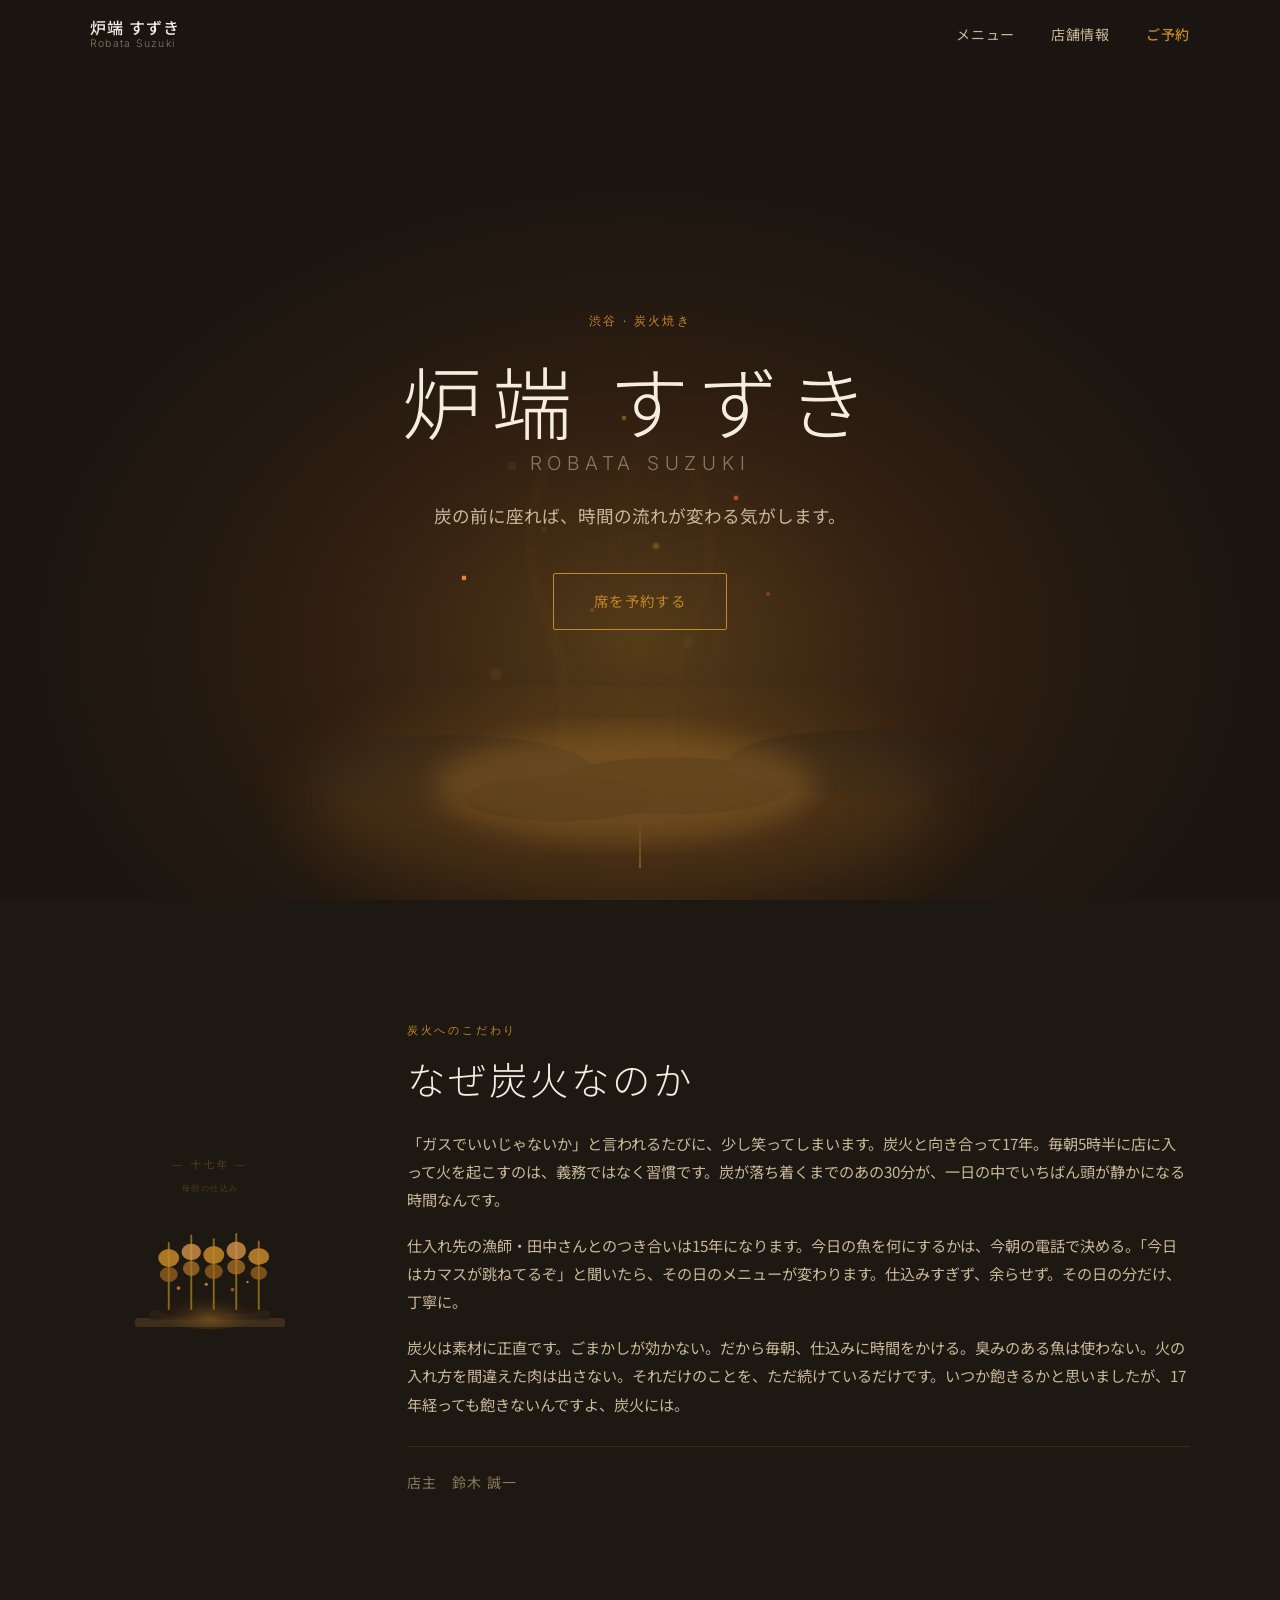
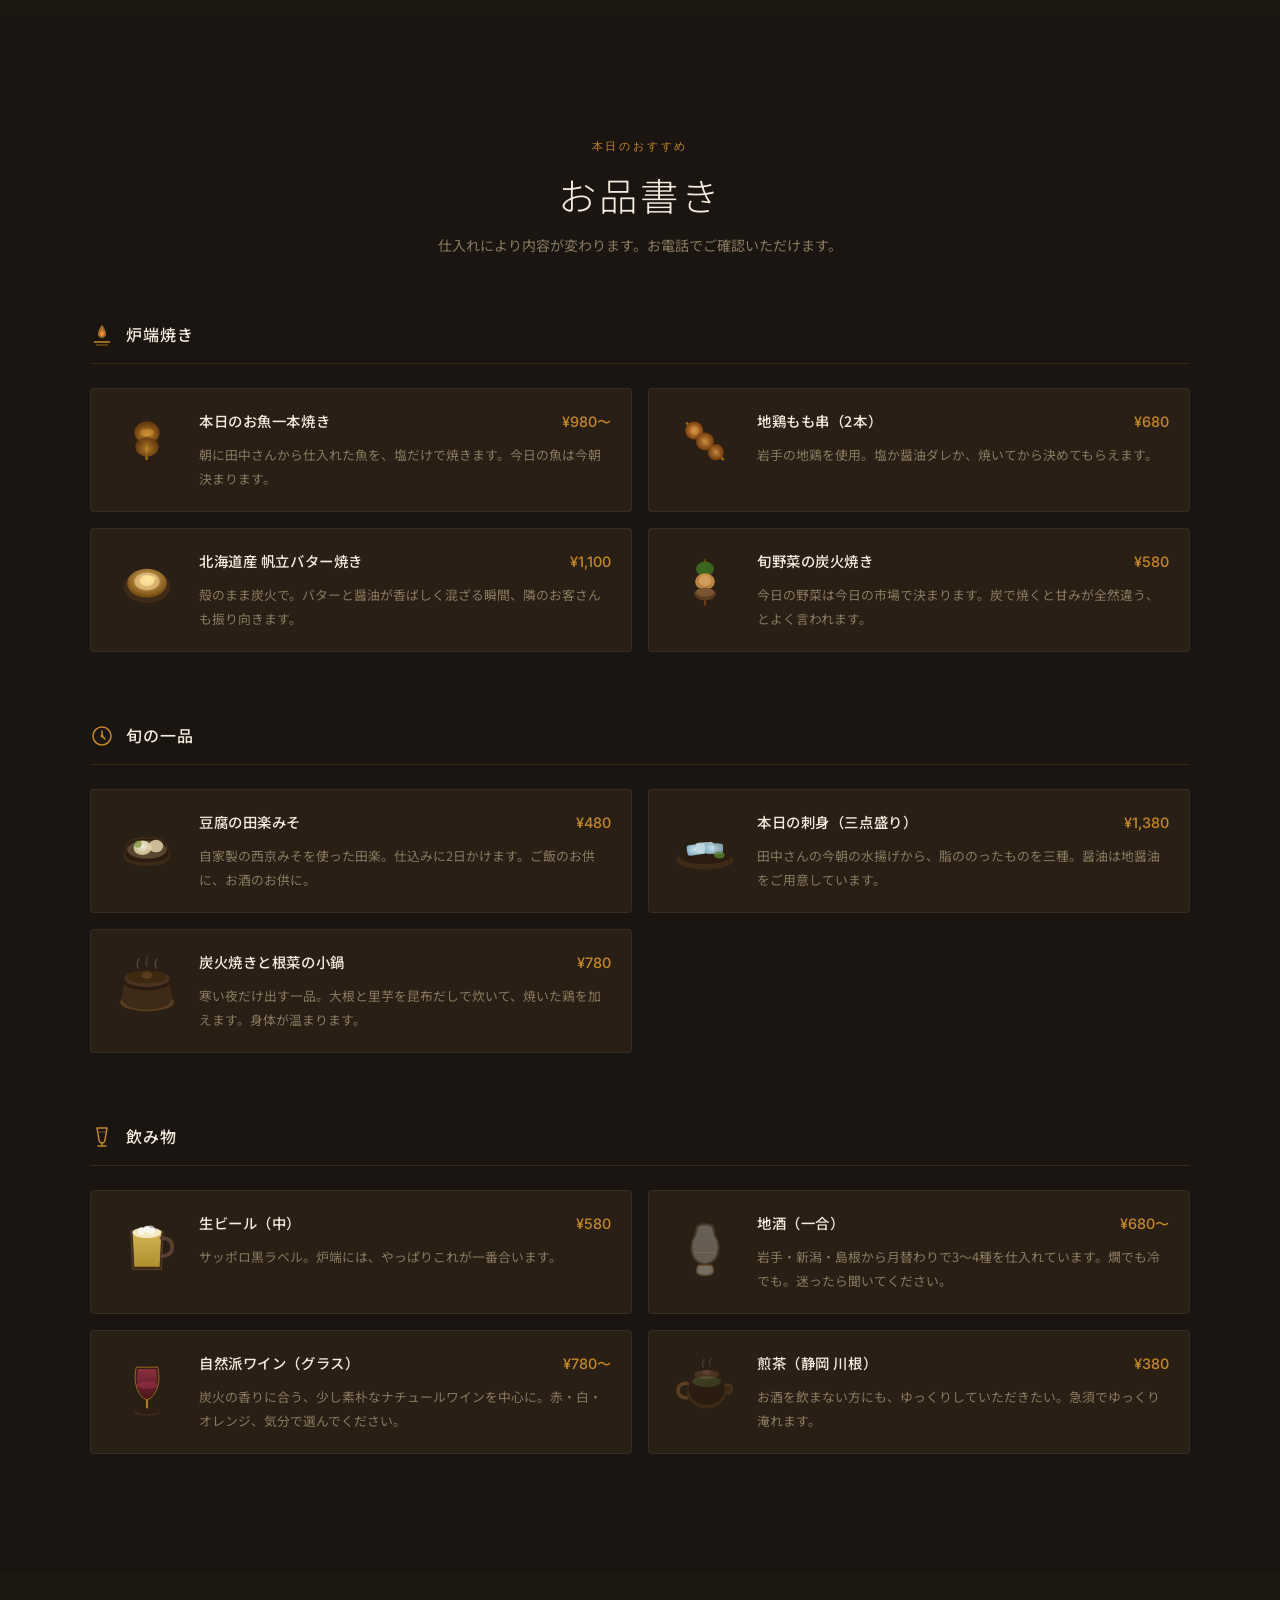
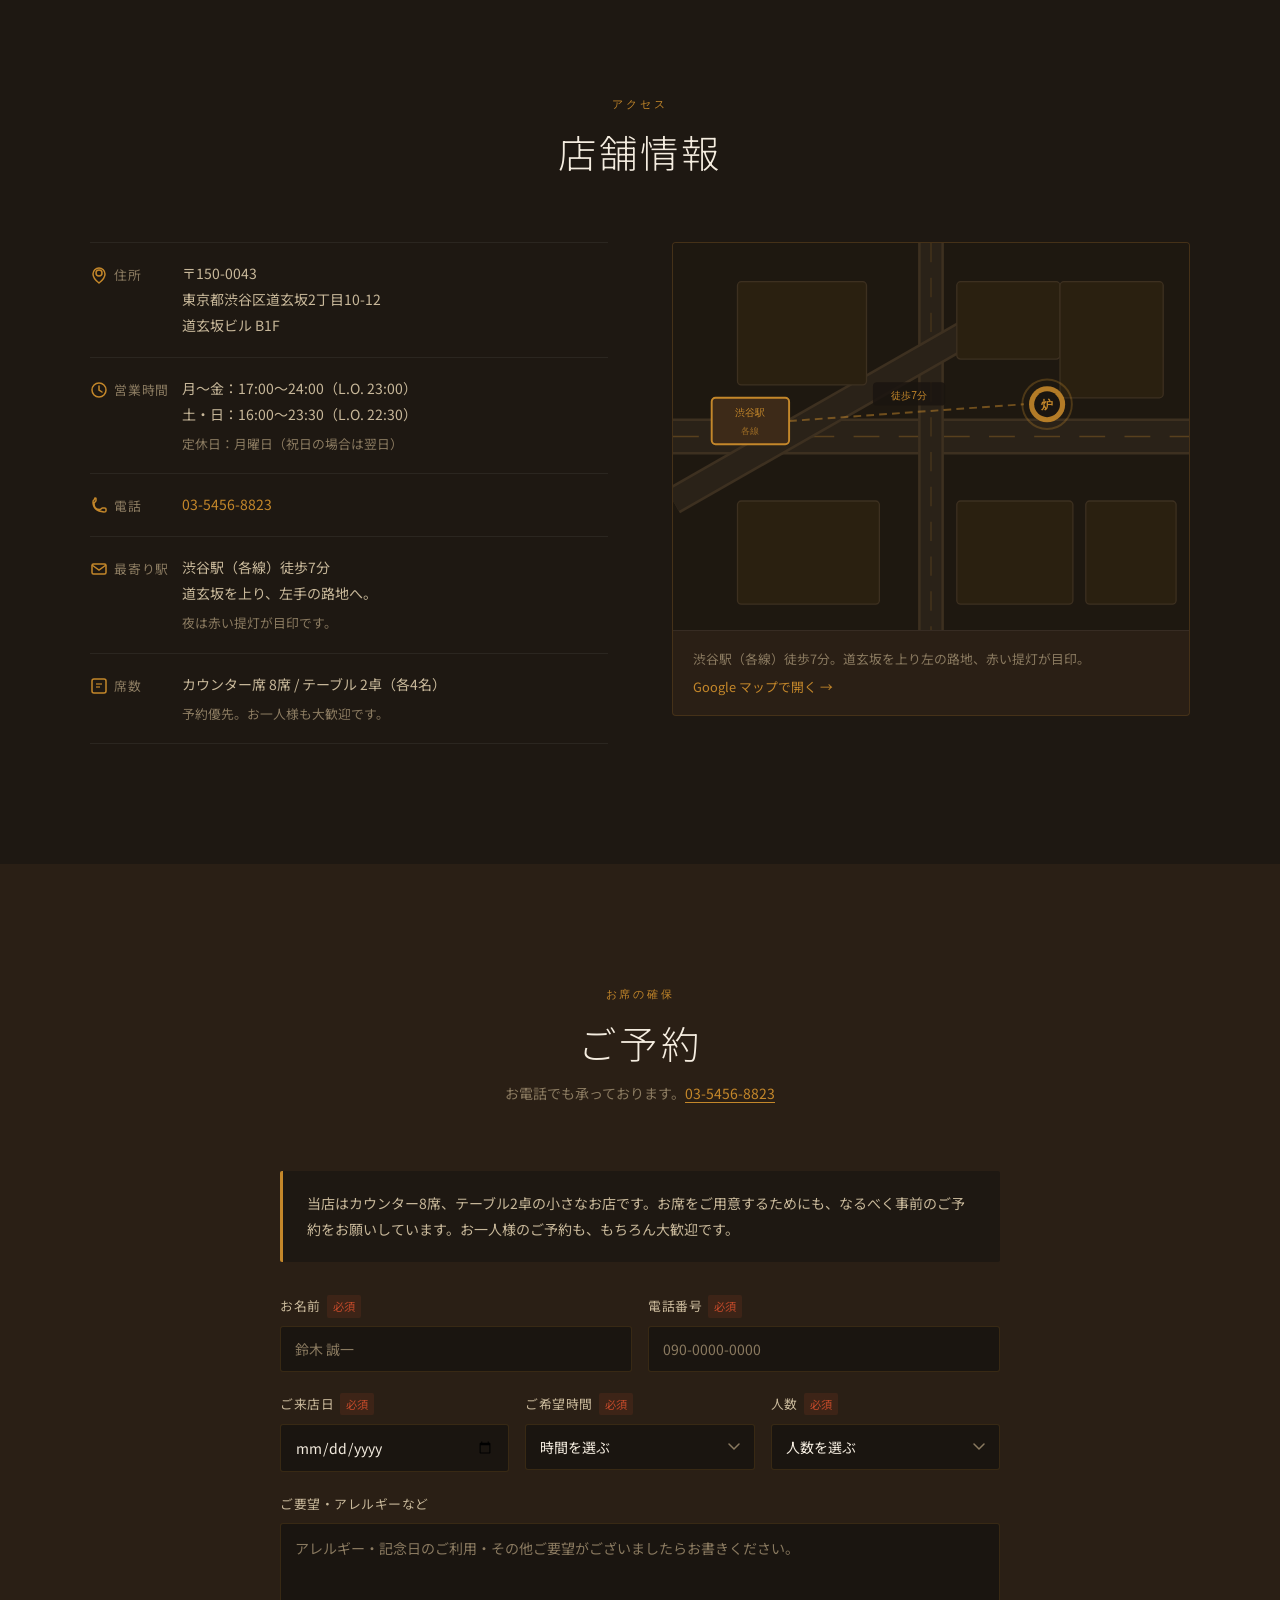
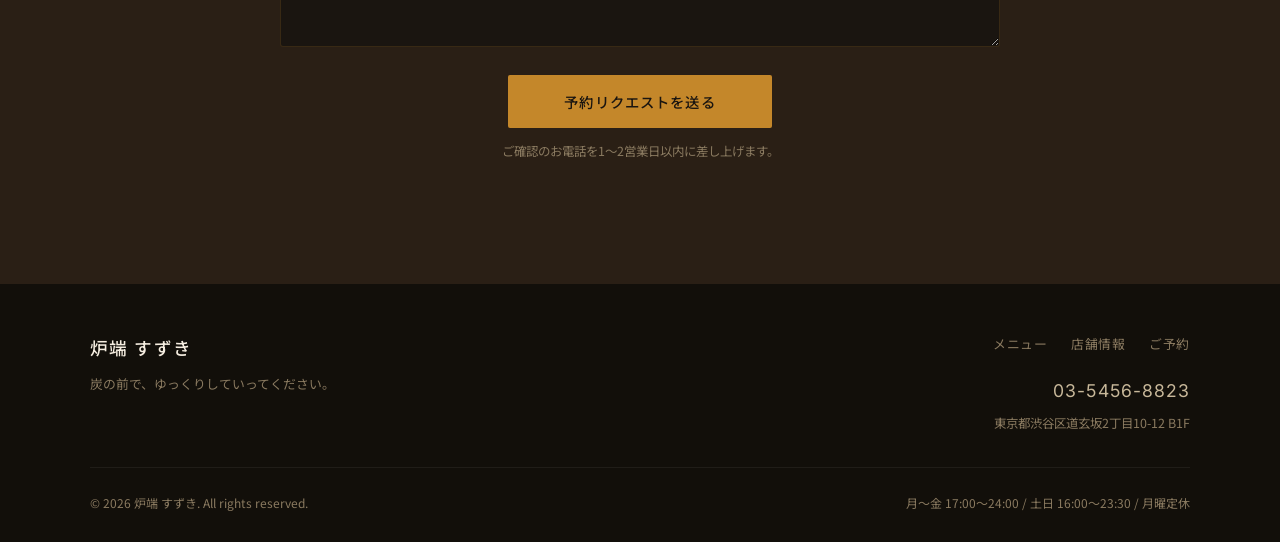
<file: demos/restaurant/index.html>
<!DOCTYPE html>
<html lang="ja">
<head>
  <meta charset="UTF-8" />
  <meta name="viewport" content="width=device-width, initial-scale=1.0" />
  <title>炉端 すずき | 渋谷の炭火焼き</title>
  <meta name="description" content="渋谷にある小さな炉端焼き屋。炭火の香りと、毎朝仕込む一品で、あなたの夜を温めます。" />
  <link rel="preconnect" href="https://fonts.googleapis.com" />
  <link rel="preconnect" href="https://fonts.gstatic.com" crossorigin />
  <link href="https://fonts.googleapis.com/css2?family=Noto+Sans+JP:wght@300;400;500;700&family=Inter:wght@300;400;500&display=swap" rel="stylesheet" />
  <link rel="stylesheet" href="style.css" />
</head>
<body>

  <!-- ナビゲーション -->
  <header class="nav-header" id="nav-header">
    <nav class="nav-inner">
      <a href="#" class="nav-logo">
        <span class="nav-logo-jp">炉端 すずき</span>
        <span class="nav-logo-en">Robata Suzuki</span>
      </a>
      <button class="nav-toggle" id="nav-toggle" aria-label="メニューを開く">
        <span></span>
        <span></span>
        <span></span>
      </button>
      <ul class="nav-links" id="nav-links">
        <li><a href="#menu" class="nav-link">メニュー</a></li>
        <li><a href="#info" class="nav-link">店舗情報</a></li>
        <li><a href="#reserve" class="nav-link nav-link-cta">ご予約</a></li>
      </ul>
    </nav>
  </header>

  <!-- ヒーロー -->
  <section class="hero" id="hero">
    <div class="hero-bg">
      <!-- 炭火のSVGイラスト -->
      <svg class="hero-embers" viewBox="0 0 800 600" preserveAspectRatio="xMidYMid slice" xmlns="http://www.w3.org/2000/svg" aria-hidden="true">
        <!-- 暗い背景のグラデーション -->
        <defs>
          <radialGradient id="fireGlow" cx="50%" cy="70%" r="60%">
            <stop offset="0%" stop-color="#c4872a" stop-opacity="0.35"/>
            <stop offset="40%" stop-color="#8b4513" stop-opacity="0.2"/>
            <stop offset="100%" stop-color="#1a1510" stop-opacity="0"/>
          </radialGradient>
          <radialGradient id="emberGlow1" cx="50%" cy="50%" r="50%">
            <stop offset="0%" stop-color="#e8a040" stop-opacity="0.9"/>
            <stop offset="100%" stop-color="#c4872a" stop-opacity="0"/>
          </radialGradient>
          <radialGradient id="emberGlow2" cx="50%" cy="50%" r="50%">
            <stop offset="0%" stop-color="#ff6b35" stop-opacity="0.8"/>
            <stop offset="100%" stop-color="#8b3a00" stop-opacity="0"/>
          </radialGradient>
          <filter id="blur-sm">
            <feGaussianBlur stdDeviation="3"/>
          </filter>
          <filter id="blur-md">
            <feGaussianBlur stdDeviation="8"/>
          </filter>
          <filter id="blur-lg">
            <feGaussianBlur stdDeviation="20"/>
          </filter>
        </defs>
        <!-- 全体のグロー -->
        <rect width="800" height="600" fill="url(#fireGlow)"/>
        <!-- 木炭の輪郭 -->
        <g opacity="0.6">
          <ellipse cx="280" cy="500" rx="90" ry="22" fill="#2a1f15"/>
          <ellipse cx="420" cy="510" rx="75" ry="18" fill="#231a10"/>
          <ellipse cx="540" cy="495" rx="85" ry="20" fill="#2a1f15"/>
          <ellipse cx="350" cy="518" rx="60" ry="14" fill="#1e1610"/>
        </g>
        <!-- 炭火のグロー（下から） -->
        <ellipse cx="390" cy="520" rx="200" ry="60" fill="#c4872a" opacity="0.15" filter="url(#blur-lg)"/>
        <ellipse cx="390" cy="510" rx="120" ry="35" fill="#e8a040" opacity="0.2" filter="url(#blur-md)"/>
        <!-- 小さな火の粒 -->
        <g class="ember-float">
          <circle cx="310" cy="440" r="3" fill="url(#emberGlow1)" opacity="0.8" filter="url(#blur-sm)"/>
          <circle cx="370" cy="400" r="2" fill="url(#emberGlow2)" opacity="0.7"/>
          <circle cx="430" cy="420" r="2.5" fill="url(#emberGlow1)" opacity="0.6" filter="url(#blur-sm)"/>
          <circle cx="290" cy="380" r="1.5" fill="#ff8c42" opacity="0.9"/>
          <circle cx="480" cy="390" r="2" fill="url(#emberGlow2)" opacity="0.8"/>
          <circle cx="340" cy="350" r="1.5" fill="#e8a040" opacity="0.7" filter="url(#blur-sm)"/>
          <circle cx="410" cy="360" r="3" fill="url(#emberGlow1)" opacity="0.5"/>
          <circle cx="460" cy="330" r="1.5" fill="#ff6b35" opacity="0.6"/>
          <circle cx="320" cy="310" r="2" fill="#e8a040" opacity="0.4" filter="url(#blur-sm)"/>
          <circle cx="390" cy="280" r="1.5" fill="#c4872a" opacity="0.5"/>
        </g>
        <!-- 煙のような薄いライン -->
        <path d="M350 490 Q360 450 340 400 Q320 350 345 300" stroke="#c4872a" stroke-width="1.5" fill="none" opacity="0.15" filter="url(#blur-sm)"/>
        <path d="M420 495 Q415 455 435 405 Q455 355 430 310" stroke="#c4872a" stroke-width="1.5" fill="none" opacity="0.12" filter="url(#blur-sm)"/>
        <path d="M390 500 Q395 460 385 415 Q375 370 395 320 Q415 270 400 230" stroke="#c4872a" stroke-width="2" fill="none" opacity="0.1" filter="url(#blur-md)"/>
        <!-- 木目テクスチャの暗示 -->
        <line x1="0" y1="598" x2="800" y2="598" stroke="#3d2d1a" stroke-width="4"/>
        <line x1="100" y1="596" x2="700" y2="598" stroke="#2a1f10" stroke-width="6" opacity="0.5"/>
      </svg>
    </div>
    <div class="hero-content">
      <p class="hero-eyebrow">渋谷 · 炭火焼き</p>
      <h1 class="hero-title">
        <span class="hero-title-jp">炉端 すずき</span>
        <span class="hero-title-en">Robata Suzuki</span>
      </h1>
      <p class="hero-subtitle">炭の前に座れば、時間の流れが変わる気がします。</p>
      <a href="#reserve" class="hero-cta">席を予約する</a>
    </div>
    <div class="hero-scroll-hint" aria-hidden="true">
      <span></span>
    </div>
  </section>

  <!-- コンセプト -->
  <section class="concept" id="concept">
    <div class="container">
      <div class="concept-inner">
        <div class="concept-visual" aria-hidden="true">
          <svg viewBox="0 0 320 400" xmlns="http://www.w3.org/2000/svg">
            <defs>
              <radialGradient id="conceptGlow" cx="50%" cy="75%" r="55%">
                <stop offset="0%" stop-color="#c4872a" stop-opacity="0.4"/>
                <stop offset="100%" stop-color="#1a1510" stop-opacity="0"/>
              </radialGradient>
            </defs>
            <!-- 焼き台のシルエット -->
            <rect x="60" y="280" width="200" height="12" rx="3" fill="#3d2d1a"/>
            <rect x="80" y="270" width="160" height="12" rx="2" fill="#2a1f15"/>
            <!-- 炭 -->
            <ellipse cx="120" cy="268" rx="28" ry="10" fill="#1e1610"/>
            <ellipse cx="160" cy="272" rx="24" ry="8" fill="#231810"/>
            <ellipse cx="200" cy="266" rx="26" ry="9" fill="#1e1610"/>
            <!-- 炎のグロー -->
            <ellipse cx="160" cy="265" rx="80" ry="30" fill="url(#conceptGlow)"/>
            <!-- 串焼きの棒 -->
            <g stroke="#8b6914" stroke-width="2.5" stroke-linecap="round">
              <line x1="105" y1="180" x2="105" y2="268"/>
              <line x1="135" y1="170" x2="135" y2="268"/>
              <line x1="165" y1="175" x2="165" y2="268"/>
              <line x1="195" y1="168" x2="195" y2="268"/>
              <line x1="225" y1="178" x2="225" y2="268"/>
            </g>
            <!-- 食材（シンプルな形） -->
            <ellipse cx="105" cy="200" rx="14" ry="12" fill="#c4872a" opacity="0.85"/>
            <ellipse cx="105" cy="222" rx="12" ry="10" fill="#a06820" opacity="0.7"/>
            <ellipse cx="135" cy="192" rx="13" ry="11" fill="#d4944a" opacity="0.8"/>
            <ellipse cx="135" cy="214" rx="11" ry="10" fill="#b07828" opacity="0.7"/>
            <ellipse cx="165" cy="196" rx="14" ry="12" fill="#c4872a" opacity="0.85"/>
            <ellipse cx="165" cy="218" rx="12" ry="10" fill="#a06820" opacity="0.7"/>
            <ellipse cx="195" cy="190" rx="13" ry="12" fill="#d4944a" opacity="0.8"/>
            <ellipse cx="195" cy="212" rx="12" ry="10" fill="#b07828" opacity="0.7"/>
            <ellipse cx="225" cy="198" rx="14" ry="11" fill="#c4872a" opacity="0.85"/>
            <ellipse cx="225" cy="220" rx="11" ry="9" fill="#a06820" opacity="0.7"/>
            <!-- 小さな火の粒 -->
            <circle cx="118" cy="240" r="2.5" fill="#ff8c42" opacity="0.7"/>
            <circle cx="155" cy="235" r="2" fill="#e8a040" opacity="0.8"/>
            <circle cx="190" cy="242" r="2.5" fill="#ff6b35" opacity="0.6"/>
            <circle cx="210" cy="232" r="1.5" fill="#e8a040" opacity="0.9"/>
            <!-- 上部のテキスト装飾 -->
            <text x="160" y="80" text-anchor="middle" font-family="serif" font-size="13" fill="#c4872a" opacity="0.4" letter-spacing="4">— 十七年 —</text>
            <text x="160" y="110" text-anchor="middle" font-family="serif" font-size="11" fill="#c4872a" opacity="0.3" letter-spacing="2">毎朝の仕込み</text>
          </svg>
        </div>
        <div class="concept-text">
          <span class="section-label">炭火へのこだわり</span>
          <h2 class="section-title">なぜ炭火なのか</h2>
          <div class="concept-body">
            <p>
              「ガスでいいじゃないか」と言われるたびに、少し笑ってしまいます。炭火と向き合って17年。毎朝5時半に店に入って火を起こすのは、義務ではなく習慣です。炭が落ち着くまでのあの30分が、一日の中でいちばん頭が静かになる時間なんです。
            </p>
            <p>
              仕入れ先の漁師・田中さんとのつき合いは15年になります。今日の魚を何にするかは、今朝の電話で決める。「今日はカマスが跳ねてるぞ」と聞いたら、その日のメニューが変わります。仕込みすぎず、余らせず。その日の分だけ、丁寧に。
            </p>
            <p>
              炭火は素材に正直です。ごまかしが効かない。だから毎朝、仕込みに時間をかける。臭みのある魚は使わない。火の入れ方を間違えた肉は出さない。それだけのことを、ただ続けているだけです。いつか飽きるかと思いましたが、17年経っても飽きないんですよ、炭火には。
            </p>
          </div>
          <div class="concept-sig">
            <span class="concept-sig-name">店主　鈴木 誠一</span>
          </div>
        </div>
      </div>
    </div>
  </section>

  <!-- メニュー -->
  <section class="menu-section" id="menu">
    <div class="container">
      <div class="section-header">
        <span class="section-label">本日のおすすめ</span>
        <h2 class="section-title">お品書き</h2>
        <p class="section-note">仕入れにより内容が変わります。お電話でご確認いただけます。</p>
      </div>

      <!-- 炉端焼き -->
      <div class="menu-category">
        <h3 class="menu-category-title">
          <span class="menu-category-icon" aria-hidden="true">
            <svg width="24" height="24" viewBox="0 0 24 24" fill="none" xmlns="http://www.w3.org/2000/svg">
              <path d="M12 2 C12 2 8 7 8 11 C8 13.2 9.8 15 12 15 C14.2 15 16 13.2 16 11 C16 7 12 2 12 2Z" fill="#c4872a" opacity="0.8"/>
              <path d="M12 7 C12 7 10 9.5 10 11 C10 12.1 10.9 13 12 13 C13.1 13 14 12.1 14 11 C14 9.5 12 7 12 7Z" fill="#ff8c42" opacity="0.9"/>
              <line x1="4" y1="19" x2="20" y2="19" stroke="#c4872a" stroke-width="1.5"/>
              <line x1="6" y1="22" x2="18" y2="22" stroke="#8b6914" stroke-width="1"/>
            </svg>
          </span>
          炉端焼き
        </h3>
        <div class="menu-grid">
          <div class="menu-item">
            <div class="menu-item-visual" aria-hidden="true">
              <svg viewBox="0 0 80 80" xmlns="http://www.w3.org/2000/svg">
                <defs>
                  <radialGradient id="g1" cx="50%" cy="60%" r="50%">
                    <stop offset="0%" stop-color="#c4872a"/>
                    <stop offset="100%" stop-color="#6b3d10"/>
                  </radialGradient>
                </defs>
                <ellipse cx="40" cy="50" rx="30" ry="14" fill="#2a1f15" opacity="0.5"/>
                <rect x="38" y="15" width="3" height="42" rx="1.5" fill="#8b6914"/>
                <ellipse cx="40" cy="26" rx="14" ry="12" fill="url(#g1)"/>
                <ellipse cx="40" cy="42" rx="13" ry="11" fill="url(#g1)" opacity="0.85"/>
                <ellipse cx="40" cy="26" rx="8" ry="4" fill="#e8a040" opacity="0.4"/>
              </svg>
            </div>
            <div class="menu-item-info">
              <div class="menu-item-header">
                <h4 class="menu-item-name">本日のお魚一本焼き</h4>
                <span class="menu-item-price">¥980〜</span>
              </div>
              <p class="menu-item-desc">朝に田中さんから仕入れた魚を、塩だけで焼きます。今日の魚は今朝決まります。</p>
            </div>
          </div>

          <div class="menu-item">
            <div class="menu-item-visual" aria-hidden="true">
              <svg viewBox="0 0 80 80" xmlns="http://www.w3.org/2000/svg">
                <defs>
                  <radialGradient id="g2" cx="50%" cy="50%" r="50%">
                    <stop offset="0%" stop-color="#d4944a"/>
                    <stop offset="100%" stop-color="#7a3d0a"/>
                  </radialGradient>
                </defs>
                <ellipse cx="40" cy="52" rx="28" ry="12" fill="#2a1f15" opacity="0.4"/>
                <!-- 鶏の串 -->
                <line x1="20" y1="16" x2="60" y2="56" stroke="#8b6914" stroke-width="3" stroke-linecap="round"/>
                <circle cx="28" cy="24" r="10" fill="url(#g2)"/>
                <circle cx="40" cy="36" r="10" fill="url(#g2)" opacity="0.9"/>
                <circle cx="52" cy="48" r="9" fill="url(#g2)" opacity="0.85"/>
                <circle cx="28" cy="24" r="5" fill="#e8a040" opacity="0.3"/>
              </svg>
            </div>
            <div class="menu-item-info">
              <div class="menu-item-header">
                <h4 class="menu-item-name">地鶏もも串（2本）</h4>
                <span class="menu-item-price">¥680</span>
              </div>
              <p class="menu-item-desc">岩手の地鶏を使用。塩か醤油ダレか、焼いてから決めてもらえます。</p>
            </div>
          </div>

          <div class="menu-item">
            <div class="menu-item-visual" aria-hidden="true">
              <svg viewBox="0 0 80 80" xmlns="http://www.w3.org/2000/svg">
                <defs>
                  <radialGradient id="g3" cx="50%" cy="40%" r="55%">
                    <stop offset="0%" stop-color="#e8b870"/>
                    <stop offset="100%" stop-color="#7a5010"/>
                  </radialGradient>
                </defs>
                <ellipse cx="40" cy="58" rx="32" ry="10" fill="#2a1f15" opacity="0.3"/>
                <!-- ホタテ -->
                <ellipse cx="40" cy="42" rx="26" ry="18" fill="#3d2a18"/>
                <ellipse cx="40" cy="38" rx="22" ry="16" fill="url(#g3)"/>
                <ellipse cx="40" cy="36" rx="14" ry="10" fill="#f0d090" opacity="0.6"/>
                <ellipse cx="40" cy="35" rx="8" ry="6" fill="#ffe4a0" opacity="0.8"/>
                <!-- バターのとろみ -->
                <ellipse cx="44" cy="33" rx="6" ry="3" fill="#ffec8b" opacity="0.5"/>
              </svg>
            </div>
            <div class="menu-item-info">
              <div class="menu-item-header">
                <h4 class="menu-item-name">北海道産 帆立バター焼き</h4>
                <span class="menu-item-price">¥1,100</span>
              </div>
              <p class="menu-item-desc">殻のまま炭火で。バターと醤油が香ばしく混ざる瞬間、隣のお客さんも振り向きます。</p>
            </div>
          </div>

          <div class="menu-item">
            <div class="menu-item-visual" aria-hidden="true">
              <svg viewBox="0 0 80 80" xmlns="http://www.w3.org/2000/svg">
                <defs>
                  <radialGradient id="g4" cx="40%" cy="40%" r="55%">
                    <stop offset="0%" stop-color="#c4872a"/>
                    <stop offset="100%" stop-color="#5a2d0a"/>
                  </radialGradient>
                </defs>
                <ellipse cx="40" cy="55" rx="30" ry="10" fill="#2a1f15" opacity="0.3"/>
                <!-- 野菜の串 -->
                <line x1="40" y1="12" x2="40" y2="62" stroke="#6b4010" stroke-width="2.5" stroke-linecap="round"/>
                <!-- ピーマン -->
                <ellipse cx="40" cy="22" rx="10" ry="8" fill="#3d6b20" opacity="0.9"/>
                <!-- 玉ねぎ -->
                <ellipse cx="40" cy="36" rx="11" ry="9" fill="#d4944a" opacity="0.85"/>
                <ellipse cx="40" cy="35" rx="7" ry="6" fill="#e8b870" opacity="0.5"/>
                <!-- しいたけ -->
                <ellipse cx="40" cy="50" rx="12" ry="7" fill="#5a3d20"/>
                <ellipse cx="40" cy="48" rx="10" ry="5" fill="#7a5530"/>
              </svg>
            </div>
            <div class="menu-item-info">
              <div class="menu-item-header">
                <h4 class="menu-item-name">旬野菜の炭火焼き</h4>
                <span class="menu-item-price">¥580</span>
              </div>
              <p class="menu-item-desc">今日の野菜は今日の市場で決まります。炭で焼くと甘みが全然違う、とよく言われます。</p>
            </div>
          </div>
        </div>
      </div>

      <!-- 旬の一品 -->
      <div class="menu-category">
        <h3 class="menu-category-title">
          <span class="menu-category-icon" aria-hidden="true">
            <svg width="24" height="24" viewBox="0 0 24 24" fill="none" xmlns="http://www.w3.org/2000/svg">
              <circle cx="12" cy="12" r="9" stroke="#c4872a" stroke-width="1.5" fill="none"/>
              <path d="M12 7 L12 12 L15 15" stroke="#c4872a" stroke-width="1.5" stroke-linecap="round"/>
              <circle cx="12" cy="12" r="1.5" fill="#c4872a"/>
            </svg>
          </span>
          旬の一品
        </h3>
        <div class="menu-grid">
          <div class="menu-item">
            <div class="menu-item-visual" aria-hidden="true">
              <svg viewBox="0 0 80 80" xmlns="http://www.w3.org/2000/svg">
                <defs>
                  <radialGradient id="g5" cx="50%" cy="40%" r="55%">
                    <stop offset="0%" stop-color="#f0f0e0"/>
                    <stop offset="100%" stop-color="#c8b88a"/>
                  </radialGradient>
                </defs>
                <ellipse cx="40" cy="58" rx="30" ry="8" fill="#2a1f15" opacity="0.3"/>
                <!-- 器 -->
                <path d="M14 50 Q14 62 40 62 Q66 62 66 50 L62 36 Q56 30 40 30 Q24 30 18 36 Z" fill="#3d2a18"/>
                <path d="M16 48 Q16 58 40 58 Q64 58 64 48 L60 36 Q54 32 40 32 Q26 32 20 36 Z" fill="#2a1c10"/>
                <!-- だし -->
                <ellipse cx="40" cy="44" rx="22" ry="10" fill="#c8a878" opacity="0.3"/>
                <!-- 食材 -->
                <ellipse cx="35" cy="42" rx="10" ry="8" fill="url(#g5)"/>
                <ellipse cx="50" cy="40" rx="8" ry="7" fill="#e8d8b0" opacity="0.8"/>
                <circle cx="30" cy="38" r="4" fill="#7a9030" opacity="0.7"/>
              </svg>
            </div>
            <div class="menu-item-info">
              <div class="menu-item-header">
                <h4 class="menu-item-name">豆腐の田楽みそ</h4>
                <span class="menu-item-price">¥480</span>
              </div>
              <p class="menu-item-desc">自家製の西京みそを使った田楽。仕込みに2日かけます。ご飯のお供に、お酒のお供に。</p>
            </div>
          </div>

          <div class="menu-item">
            <div class="menu-item-visual" aria-hidden="true">
              <svg viewBox="0 0 80 80" xmlns="http://www.w3.org/2000/svg">
                <defs>
                  <radialGradient id="g6" cx="50%" cy="45%" r="55%">
                    <stop offset="0%" stop-color="#d0e8f0"/>
                    <stop offset="100%" stop-color="#8ab0c0"/>
                  </radialGradient>
                </defs>
                <!-- 皿 -->
                <ellipse cx="40" cy="56" rx="32" ry="10" fill="#3d2a18"/>
                <ellipse cx="40" cy="52" rx="28" ry="8" fill="#2a1c10"/>
                <!-- 刺身 -->
                <rect x="20" y="38" width="20" height="12" rx="3" fill="url(#g6)" transform="rotate(-8 30 44)"/>
                <rect x="30" y="36" width="20" height="12" rx="3" fill="#c0d8e0" opacity="0.9" transform="rotate(-4 40 42)"/>
                <rect x="40" y="37" width="20" height="12" rx="3" fill="url(#g6)" opacity="0.85" transform="rotate(2 50 43)"/>
                <!-- わさび -->
                <ellipse cx="56" cy="50" rx="6" ry="4" fill="#5a8030" opacity="0.8"/>
              </svg>
            </div>
            <div class="menu-item-info">
              <div class="menu-item-header">
                <h4 class="menu-item-name">本日の刺身（三点盛り）</h4>
                <span class="menu-item-price">¥1,380</span>
              </div>
              <p class="menu-item-desc">田中さんの今朝の水揚げから、脂ののったものを三種。醤油は地醤油をご用意しています。</p>
            </div>
          </div>

          <div class="menu-item">
            <div class="menu-item-visual" aria-hidden="true">
              <svg viewBox="0 0 80 80" xmlns="http://www.w3.org/2000/svg">
                <defs>
                  <radialGradient id="g7" cx="50%" cy="40%" r="55%">
                    <stop offset="0%" stop-color="#e0c890"/>
                    <stop offset="100%" stop-color="#8b6010"/>
                  </radialGradient>
                </defs>
                <!-- 土鍋 -->
                <ellipse cx="40" cy="58" rx="30" ry="10" fill="#5a3d20"/>
                <path d="M12 52 Q12 66 40 66 Q68 66 68 52 L65 35 Q58 28 40 28 Q22 28 15 35 Z" fill="#3d2a18"/>
                <ellipse cx="40" cy="35" rx="26" ry="10" fill="#2a1c10"/>
                <!-- 蓋 -->
                <ellipse cx="40" cy="32" rx="25" ry="9" fill="#4a3220"/>
                <ellipse cx="40" cy="30" rx="22" ry="7" fill="#3d2810"/>
                <ellipse cx="40" cy="28" rx="6" ry="4" fill="#5a3d20"/>
                <!-- 湯気 -->
                <path d="M30 20 Q28 15 31 10" stroke="#f5ede0" stroke-width="1.5" fill="none" opacity="0.2" stroke-linecap="round"/>
                <path d="M40 18 Q38 13 41 8" stroke="#f5ede0" stroke-width="1.5" fill="none" opacity="0.15" stroke-linecap="round"/>
                <path d="M50 20 Q48 15 51 10" stroke="#f5ede0" stroke-width="1.5" fill="none" opacity="0.2" stroke-linecap="round"/>
              </svg>
            </div>
            <div class="menu-item-info">
              <div class="menu-item-header">
                <h4 class="menu-item-name">炭火焼きと根菜の小鍋</h4>
                <span class="menu-item-price">¥780</span>
              </div>
              <p class="menu-item-desc">寒い夜だけ出す一品。大根と里芋を昆布だしで炊いて、焼いた鶏を加えます。身体が温まります。</p>
            </div>
          </div>
        </div>
      </div>

      <!-- 飲み物 -->
      <div class="menu-category">
        <h3 class="menu-category-title">
          <span class="menu-category-icon" aria-hidden="true">
            <svg width="24" height="24" viewBox="0 0 24 24" fill="none" xmlns="http://www.w3.org/2000/svg">
              <path d="M7 3 L17 3 L15 15 Q14.5 18 12 18 Q9.5 18 9 15 Z" stroke="#c4872a" stroke-width="1.5" fill="none" stroke-linejoin="round"/>
              <line x1="12" y1="18" x2="12" y2="21" stroke="#c4872a" stroke-width="1.5"/>
              <line x1="8" y1="21" x2="16" y2="21" stroke="#c4872a" stroke-width="1.5" stroke-linecap="round"/>
              <line x1="7" y1="7" x2="17" y2="7" stroke="#c4872a" stroke-width="1" opacity="0.5"/>
            </svg>
          </span>
          飲み物
        </h3>
        <div class="menu-grid">
          <div class="menu-item">
            <div class="menu-item-visual" aria-hidden="true">
              <svg viewBox="0 0 80 80" xmlns="http://www.w3.org/2000/svg">
                <defs>
                  <linearGradient id="beerGrad" x1="0%" y1="0%" x2="0%" y2="100%">
                    <stop offset="0%" stop-color="#f0d060"/>
                    <stop offset="100%" stop-color="#c4a030"/>
                  </linearGradient>
                </defs>
                <!-- ジョッキ -->
                <path d="M22 22 L24 65 L56 65 L58 22 Z" fill="#3d2a18" stroke="#5a4030" stroke-width="1"/>
                <path d="M24 22 L26 62 L54 62 L56 22 Z" fill="url(#beerGrad)" opacity="0.85"/>
                <!-- 泡 -->
                <ellipse cx="40" cy="24" rx="16" ry="6" fill="#f8f0d0" opacity="0.9"/>
                <circle cx="34" cy="22" r="4" fill="white" opacity="0.7"/>
                <circle cx="44" cy="21" r="5" fill="white" opacity="0.6"/>
                <circle cx="40" cy="20" r="3.5" fill="white" opacity="0.8"/>
                <!-- ハンドル -->
                <path d="M56 30 Q68 30 68 40 Q68 50 56 50" stroke="#5a4030" stroke-width="4" fill="none" stroke-linecap="round"/>
              </svg>
            </div>
            <div class="menu-item-info">
              <div class="menu-item-header">
                <h4 class="menu-item-name">生ビール（中）</h4>
                <span class="menu-item-price">¥580</span>
              </div>
              <p class="menu-item-desc">サッポロ黒ラベル。炉端には、やっぱりこれが一番合います。</p>
            </div>
          </div>

          <div class="menu-item">
            <div class="menu-item-visual" aria-hidden="true">
              <svg viewBox="0 0 80 80" xmlns="http://www.w3.org/2000/svg">
                <defs>
                  <linearGradient id="sakeGrad" x1="0%" y1="0%" x2="0%" y2="100%">
                    <stop offset="0%" stop-color="#f5f0e8"/>
                    <stop offset="100%" stop-color="#e0d8c8"/>
                  </linearGradient>
                </defs>
                <!-- 徳利 -->
                <path d="M30 18 Q30 14 40 14 Q50 14 50 18 L52 28 Q56 32 56 40 Q56 58 40 60 Q24 58 24 40 Q24 32 28 28 Z" fill="#e8e0d0" opacity="0.15" stroke="#c4872a" stroke-width="1"/>
                <path d="M32 20 Q32 16 40 16 Q48 16 48 20 L50 28 Q54 32 54 40 Q54 56 40 58 Q26 56 26 40 Q26 32 30 28 Z" fill="url(#sakeGrad)" opacity="0.2"/>
                <!-- お猪口 -->
                <path d="M30 66 Q30 72 40 72 Q50 72 50 66 L48 60 L32 60 Z" fill="#e8e0d0" opacity="0.3" stroke="#c4872a" stroke-width="1"/>
                <path d="M32 65 Q32 70 40 70 Q48 70 48 65 L46 61 L34 61 Z" fill="url(#sakeGrad)" opacity="0.15"/>
                <!-- 酒のライン -->
                <line x1="28" y1="46" x2="52" y2="46" stroke="white" stroke-width="0.5" opacity="0.2"/>
              </svg>
            </div>
            <div class="menu-item-info">
              <div class="menu-item-header">
                <h4 class="menu-item-name">地酒（一合）</h4>
                <span class="menu-item-price">¥680〜</span>
              </div>
              <p class="menu-item-desc">岩手・新潟・島根から月替わりで3〜4種を仕入れています。燗でも冷でも。迷ったら聞いてください。</p>
            </div>
          </div>

          <div class="menu-item">
            <div class="menu-item-visual" aria-hidden="true">
              <svg viewBox="0 0 80 80" xmlns="http://www.w3.org/2000/svg">
                <defs>
                  <linearGradient id="wineGrad" x1="0%" y1="0%" x2="0%" y2="100%">
                    <stop offset="0%" stop-color="#c04060"/>
                    <stop offset="100%" stop-color="#601020"/>
                  </linearGradient>
                </defs>
                <!-- ワイングラス -->
                <path d="M28 18 Q24 36 32 48 Q36 54 40 54 Q44 54 48 48 Q56 36 52 18 Z" fill="#3a1a10" stroke="#c4872a" stroke-width="1" opacity="0.8"/>
                <path d="M30 20 Q26 36 33 47 Q36.5 52 40 52 Q43.5 52 47 47 Q54 36 50 20 Z" fill="url(#wineGrad)" opacity="0.6"/>
                <!-- 液面 -->
                <ellipse cx="40" cy="38" rx="12" ry="4" fill="#c04060" opacity="0.3"/>
                <!-- ステム -->
                <line x1="40" y1="54" x2="40" y2="68" stroke="#c4872a" stroke-width="2"/>
                <!-- ベース -->
                <ellipse cx="40" cy="68" rx="14" ry="4" fill="#3d2a18"/>
                <ellipse cx="40" cy="67" rx="12" ry="3" fill="#2a1c10"/>
              </svg>
            </div>
            <div class="menu-item-info">
              <div class="menu-item-header">
                <h4 class="menu-item-name">自然派ワイン（グラス）</h4>
                <span class="menu-item-price">¥780〜</span>
              </div>
              <p class="menu-item-desc">炭火の香りに合う、少し素朴なナチュールワインを中心に。赤・白・オレンジ、気分で選んでください。</p>
            </div>
          </div>

          <div class="menu-item">
            <div class="menu-item-visual" aria-hidden="true">
              <svg viewBox="0 0 80 80" xmlns="http://www.w3.org/2000/svg">
                <defs>
                  <linearGradient id="teaGrad" x1="0%" y1="0%" x2="100%" y2="100%">
                    <stop offset="0%" stop-color="#8ab878"/>
                    <stop offset="100%" stop-color="#5a8040"/>
                  </linearGradient>
                </defs>
                <!-- 急須 -->
                <ellipse cx="42" cy="44" rx="22" ry="20" fill="#3d2a18"/>
                <ellipse cx="42" cy="42" rx="20" ry="18" fill="#2a1c10"/>
                <!-- 注ぎ口 -->
                <path d="M62 38 Q72 34 70 44 Q68 50 62 46" fill="#3d2a18" stroke="#5a3d20" stroke-width="1"/>
                <!-- 持ち手 -->
                <path d="M20 36 Q10 36 10 44 Q10 52 20 52" stroke="#5a3d20" stroke-width="4" fill="none" stroke-linecap="round"/>
                <!-- 蓋 -->
                <ellipse cx="42" cy="26" rx="14" ry="5" fill="#4a3220"/>
                <ellipse cx="42" cy="24" rx="5" ry="3" fill="#5a4030"/>
                <!-- お茶の水面 -->
                <ellipse cx="42" cy="34" rx="16" ry="6" fill="url(#teaGrad)" opacity="0.25"/>
                <!-- 湯気 -->
                <path d="M38 18 Q36 13 39 9" stroke="#f5ede0" stroke-width="1.5" fill="none" opacity="0.15" stroke-linecap="round"/>
                <path d="M46 17 Q44 12 47 8" stroke="#f5ede0" stroke-width="1.5" fill="none" opacity="0.12" stroke-linecap="round"/>
              </svg>
            </div>
            <div class="menu-item-info">
              <div class="menu-item-header">
                <h4 class="menu-item-name">煎茶（静岡 川根）</h4>
                <span class="menu-item-price">¥380</span>
              </div>
              <p class="menu-item-desc">お酒を飲まない方にも、ゆっくりしていただきたい。急須でゆっくり淹れます。</p>
            </div>
          </div>
        </div>
      </div>
    </div>
  </section>

  <!-- 店舗情報 -->
  <section class="info-section" id="info">
    <div class="container">
      <div class="section-header">
        <span class="section-label">アクセス</span>
        <h2 class="section-title">店舗情報</h2>
      </div>
      <div class="info-inner">
        <div class="info-details">
          <dl class="info-list">
            <div class="info-row">
              <dt class="info-label">
                <svg width="18" height="18" viewBox="0 0 18 18" fill="none" xmlns="http://www.w3.org/2000/svg" aria-hidden="true">
                  <circle cx="9" cy="7" r="3" stroke="#c4872a" stroke-width="1.5" fill="none"/>
                  <path d="M9 2 C5.7 2 3 4.7 3 8 C3 12.5 9 17 9 17 C9 17 15 12.5 15 8 C15 4.7 12.3 2 9 2Z" stroke="#c4872a" stroke-width="1.5" fill="none"/>
                </svg>
                住所
              </dt>
              <dd class="info-value">
                〒150-0043<br/>
                東京都渋谷区道玄坂2丁目10-12<br/>
                道玄坂ビル B1F
              </dd>
            </div>
            <div class="info-row">
              <dt class="info-label">
                <svg width="18" height="18" viewBox="0 0 18 18" fill="none" xmlns="http://www.w3.org/2000/svg" aria-hidden="true">
                  <circle cx="9" cy="9" r="7" stroke="#c4872a" stroke-width="1.5" fill="none"/>
                  <path d="M9 5 L9 9 L12 11" stroke="#c4872a" stroke-width="1.5" stroke-linecap="round"/>
                </svg>
                営業時間
              </dt>
              <dd class="info-value">
                月〜金：17:00〜24:00（L.O. 23:00）<br/>
                土・日：16:00〜23:30（L.O. 22:30）<br/>
                <span class="info-note">定休日：月曜日（祝日の場合は翌日）</span>
              </dd>
            </div>
            <div class="info-row">
              <dt class="info-label">
                <svg width="18" height="18" viewBox="0 0 18 18" fill="none" xmlns="http://www.w3.org/2000/svg" aria-hidden="true">
                  <path d="M4 3 Q3 3 3 5 Q3 14 14 15 Q16 15 16 14 L16 12 Q16 11 14.5 11 L12.5 11 Q12 11 11.5 11.5 Q10.5 12.5 10 12.5 Q7 12.5 5.5 11 Q4 9.5 4 6.5 Q4 6 4.5 5.5 L5.5 4.5 Q6 4 6 3.5 L6 1.5 Q6 1 5 1 Z" stroke="#c4872a" stroke-width="1.5" fill="none"/>
                </svg>
                電話
              </dt>
              <dd class="info-value">
                <a href="tel:03-5456-8823" class="info-link">03-5456-8823</a>
              </dd>
            </div>
            <div class="info-row">
              <dt class="info-label">
                <svg width="18" height="18" viewBox="0 0 18 18" fill="none" xmlns="http://www.w3.org/2000/svg" aria-hidden="true">
                  <rect x="2" y="4" width="14" height="10" rx="1.5" stroke="#c4872a" stroke-width="1.5" fill="none"/>
                  <polyline points="2,5 9,10 16,5" stroke="#c4872a" stroke-width="1.5" fill="none"/>
                </svg>
                最寄り駅
              </dt>
              <dd class="info-value">
                渋谷駅（各線）徒歩7分<br/>
                道玄坂を上り、左手の路地へ。<br/>
                <span class="info-note">夜は赤い提灯が目印です。</span>
              </dd>
            </div>
            <div class="info-row">
              <dt class="info-label">
                <svg width="18" height="18" viewBox="0 0 18 18" fill="none" xmlns="http://www.w3.org/2000/svg" aria-hidden="true">
                  <rect x="2" y="2" width="14" height="14" rx="2" stroke="#c4872a" stroke-width="1.5" fill="none"/>
                  <line x1="6" y1="7" x2="12" y2="7" stroke="#c4872a" stroke-width="1.2"/>
                  <line x1="6" y1="10" x2="10" y2="10" stroke="#c4872a" stroke-width="1.2"/>
                </svg>
                席数
              </dt>
              <dd class="info-value">
                カウンター席 8席 / テーブル 2卓（各4名）<br/>
                <span class="info-note">予約優先。お一人様も大歓迎です。</span>
              </dd>
            </div>
          </dl>
        </div>
        <div class="info-map">
          <!-- 地図のSVGプレースホルダー -->
          <div class="map-placeholder">
            <svg viewBox="0 0 400 300" xmlns="http://www.w3.org/2000/svg" aria-label="店舗周辺地図（イメージ）">
              <rect width="400" height="300" fill="#1e1810"/>
              <!-- 道路 -->
              <line x1="0" y1="150" x2="400" y2="150" stroke="#3d3020" stroke-width="28"/>
              <line x1="0" y1="150" x2="400" y2="150" stroke="#2a2218" stroke-width="24"/>
              <!-- センターライン -->
              <line x1="0" y1="150" x2="400" y2="150" stroke="#c4872a" stroke-width="1" stroke-dasharray="20,15" opacity="0.3"/>
              <!-- 縦の道 -->
              <line x1="200" y1="0" x2="200" y2="300" stroke="#3d3020" stroke-width="20"/>
              <line x1="200" y1="0" x2="200" y2="300" stroke="#2a2218" stroke-width="16"/>
              <line x1="200" y1="0" x2="200" y2="300" stroke="#c4872a" stroke-width="0.8" stroke-dasharray="15,12" opacity="0.25"/>
              <!-- 斜め道（道玄坂イメージ） -->
              <line x1="0" y1="200" x2="280" y2="40" stroke="#3d3020" stroke-width="22"/>
              <line x1="0" y1="200" x2="280" y2="40" stroke="#2a2218" stroke-width="18"/>
              <!-- 建物ブロック -->
              <rect x="50" y="30" width="100" height="80" rx="3" fill="#2a2010" stroke="#3d3020" stroke-width="1"/>
              <rect x="220" y="30" width="80" height="60" rx="3" fill="#2a2010" stroke="#3d3020" stroke-width="1"/>
              <rect x="300" y="30" width="80" height="90" rx="3" fill="#2a2010" stroke="#3d3020" stroke-width="1"/>
              <rect x="50" y="200" width="110" height="80" rx="3" fill="#2a2010" stroke="#3d3020" stroke-width="1"/>
              <rect x="220" y="200" width="90" height="80" rx="3" fill="#2a2010" stroke="#3d3020" stroke-width="1"/>
              <rect x="320" y="200" width="70" height="80" rx="3" fill="#2a2010" stroke="#3d3020" stroke-width="1"/>
              <!-- 渋谷駅マーク -->
              <rect x="30" y="120" width="60" height="36" rx="3" fill="#3d2a18" stroke="#c4872a" stroke-width="1.5"/>
              <text x="60" y="134" text-anchor="middle" font-family="sans-serif" font-size="8" fill="#c4872a">渋谷駅</text>
              <text x="60" y="148" text-anchor="middle" font-family="sans-serif" font-size="7" fill="#c4872a" opacity="0.7">各線</text>
              <!-- 店舗マーク -->
              <circle cx="290" cy="125" r="14" fill="#c4872a" opacity="0.9"/>
              <circle cx="290" cy="125" r="10" fill="#1a1510"/>
              <text x="290" y="129" text-anchor="middle" font-family="sans-serif" font-size="9" fill="#c4872a" font-weight="bold">炉</text>
              <!-- パルス -->
              <circle cx="290" cy="125" r="20" fill="none" stroke="#c4872a" stroke-width="1.5" opacity="0.4">
                <animate attributeName="r" values="14;24;14" dur="2.5s" repeatCount="indefinite"/>
                <animate attributeName="opacity" values="0.6;0;0.6" dur="2.5s" repeatCount="indefinite"/>
              </circle>
              <!-- 徒歩ルートの点線 -->
              <line x1="90" y1="138" x2="272" y2="125" stroke="#c4872a" stroke-width="1.5" stroke-dasharray="6,4" opacity="0.5"/>
              <!-- 徒歩7分ラベル -->
              <rect x="155" y="108" width="56" height="18" rx="3" fill="#1a1510" opacity="0.85"/>
              <text x="183" y="121" text-anchor="middle" font-family="sans-serif" font-size="8" fill="#c4872a">徒歩7分</text>
            </svg>
            <p class="map-note">
              渋谷駅（各線）徒歩7分。道玄坂を上り左の路地、赤い提灯が目印。<br/>
              <a href="https://maps.google.com" target="_blank" rel="noopener" class="map-link">Google マップで開く →</a>
            </p>
          </div>
        </div>
      </div>
    </div>
  </section>

  <!-- ご予約 -->
  <section class="reserve-section" id="reserve">
    <div class="container">
      <div class="section-header">
        <span class="section-label">お席の確保</span>
        <h2 class="section-title">ご予約</h2>
        <p class="section-note">
          お電話でも承っております。<a href="tel:03-5456-8823" class="section-note-link">03-5456-8823</a>
        </p>
      </div>
      <div class="reserve-inner">
        <div class="reserve-note-box">
          <p>当店はカウンター8席、テーブル2卓の小さなお店です。お席をご用意するためにも、なるべく事前のご予約をお願いしています。お一人様のご予約も、もちろん大歓迎です。</p>
        </div>
        <form class="reserve-form" id="reserve-form" novalidate>
          <div class="form-row form-row-2">
            <div class="form-group">
              <label for="reserve-name" class="form-label">お名前 <span class="form-required">必須</span></label>
              <input
                type="text"
                id="reserve-name"
                name="name"
                class="form-input"
                placeholder="鈴木 誠一"
                autocomplete="name"
                required
              />
            </div>
            <div class="form-group">
              <label for="reserve-phone" class="form-label">電話番号 <span class="form-required">必須</span></label>
              <input
                type="tel"
                id="reserve-phone"
                name="phone"
                class="form-input"
                placeholder="090-0000-0000"
                autocomplete="tel"
                required
              />
            </div>
          </div>
          <div class="form-row form-row-3">
            <div class="form-group">
              <label for="reserve-date" class="form-label">ご来店日 <span class="form-required">必須</span></label>
              <input
                type="date"
                id="reserve-date"
                name="date"
                class="form-input"
                required
              />
            </div>
            <div class="form-group">
              <label for="reserve-time" class="form-label">ご希望時間 <span class="form-required">必須</span></label>
              <select id="reserve-time" name="time" class="form-select" required>
                <option value="" disabled selected>時間を選ぶ</option>
                <option value="17:00">17:00</option>
                <option value="17:30">17:30</option>
                <option value="18:00">18:00</option>
                <option value="18:30">18:30</option>
                <option value="19:00">19:00</option>
                <option value="19:30">19:30</option>
                <option value="20:00">20:00</option>
                <option value="20:30">20:30</option>
                <option value="21:00">21:00</option>
                <option value="21:30">21:30</option>
                <option value="22:00">22:00</option>
                <option value="22:30">22:30</option>
              </select>
            </div>
            <div class="form-group">
              <label for="reserve-count" class="form-label">人数 <span class="form-required">必須</span></label>
              <select id="reserve-count" name="count" class="form-select" required>
                <option value="" disabled selected>人数を選ぶ</option>
                <option value="1">1名</option>
                <option value="2">2名</option>
                <option value="3">3名</option>
                <option value="4">4名</option>
                <option value="5+">5名以上（要相談）</option>
              </select>
            </div>
          </div>
          <div class="form-group">
            <label for="reserve-message" class="form-label">ご要望・アレルギーなど</label>
            <textarea
              id="reserve-message"
              name="message"
              class="form-textarea"
              rows="4"
              placeholder="アレルギー・記念日のご利用・その他ご要望がございましたらお書きください。"
            ></textarea>
          </div>
          <div class="form-submit">
            <button type="submit" class="form-btn">予約リクエストを送る</button>
            <p class="form-disclaimer">ご確認のお電話を1〜2営業日以内に差し上げます。</p>
          </div>
        </form>
      </div>
    </div>
  </section>

  <!-- フッター -->
  <footer class="footer">
    <div class="container">
      <div class="footer-inner">
        <div class="footer-brand">
          <p class="footer-logo">炉端 すずき</p>
          <p class="footer-tagline">炭の前で、ゆっくりしていってください。</p>
        </div>
        <div class="footer-links-group">
          <nav class="footer-nav" aria-label="フッターナビゲーション">
            <a href="#menu" class="footer-link">メニュー</a>
            <a href="#info" class="footer-link">店舗情報</a>
            <a href="#reserve" class="footer-link">ご予約</a>
          </nav>
          <div class="footer-contact">
            <a href="tel:03-5456-8823" class="footer-tel">03-5456-8823</a>
            <p class="footer-address">東京都渋谷区道玄坂2丁目10-12 B1F</p>
          </div>
        </div>
      </div>
      <div class="footer-bottom">
        <p class="footer-copy">&copy; 2026 炉端 すずき. All rights reserved.</p>
        <p class="footer-hours-note">月〜金 17:00〜24:00 / 土日 16:00〜23:30 / 月曜定休</p>
      </div>
    </div>
  </footer>

  <script src="main.js"></script>
</body>
</html>
</file>
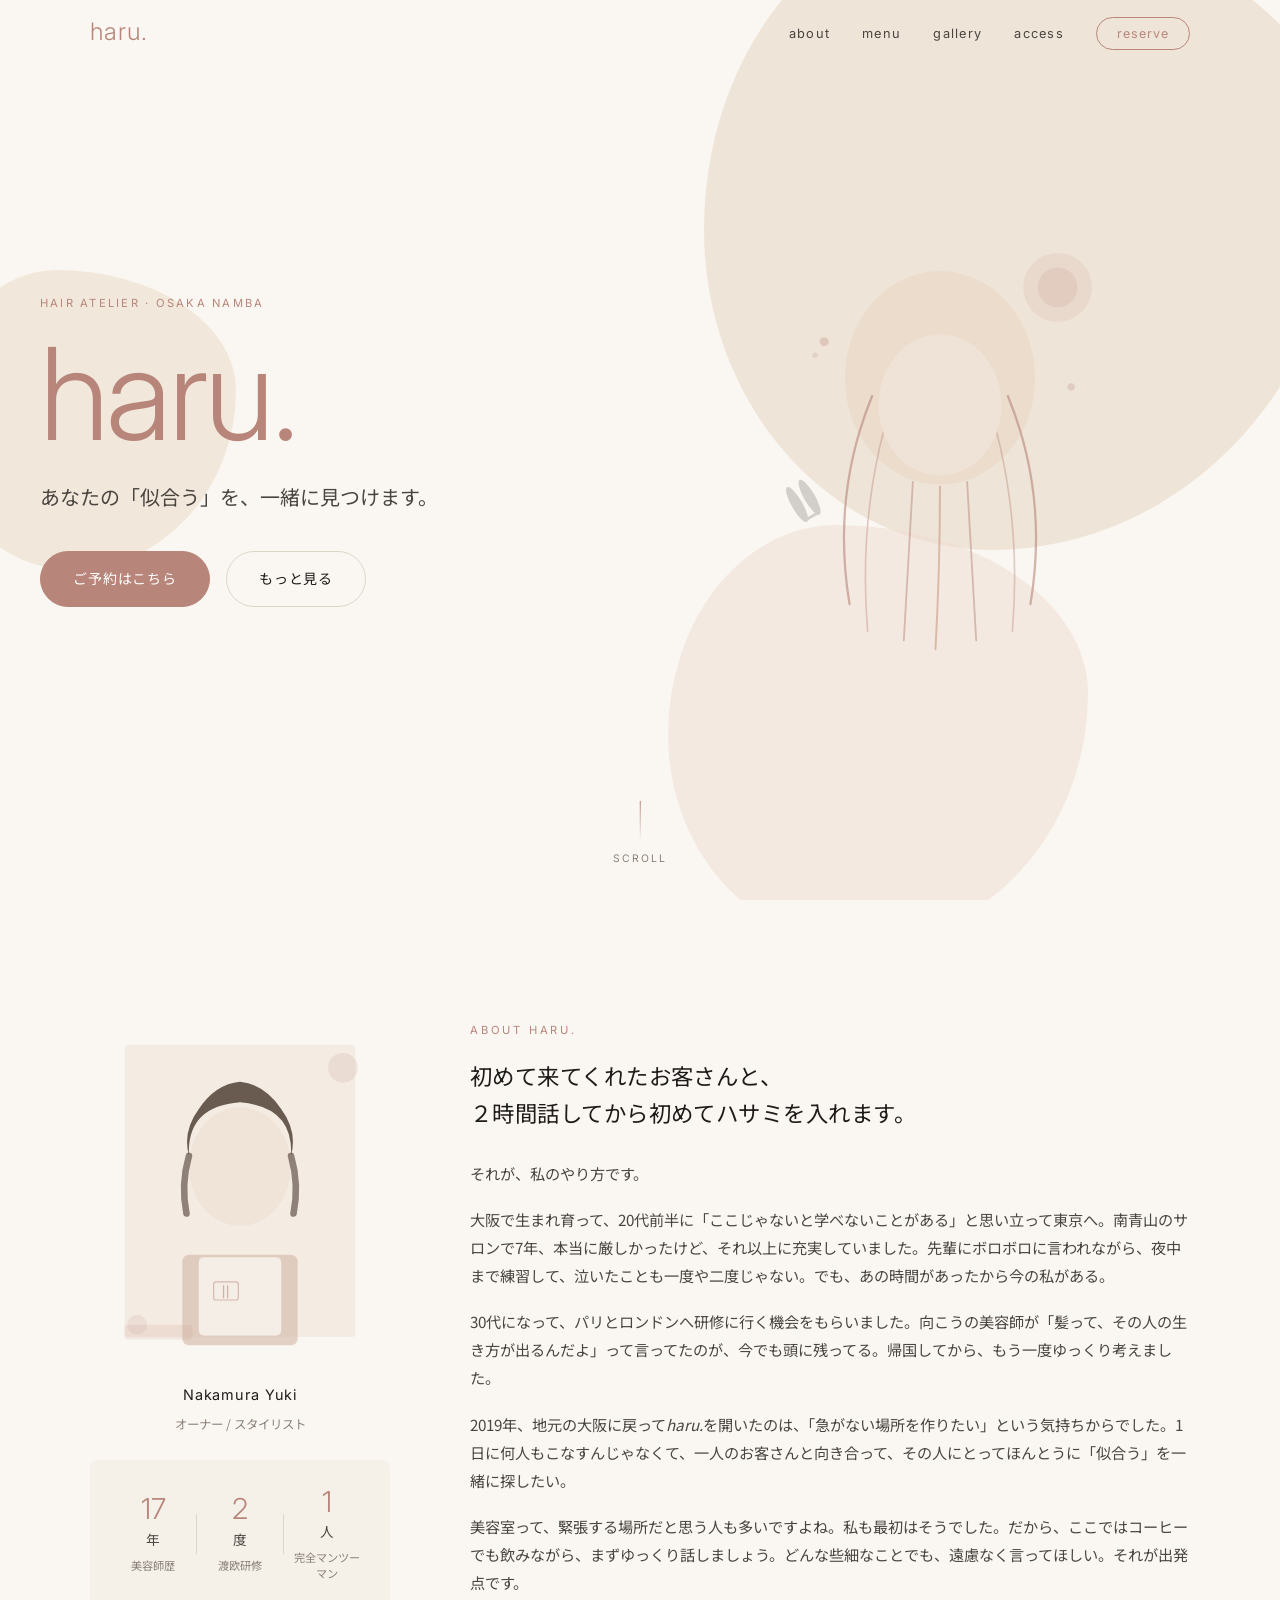
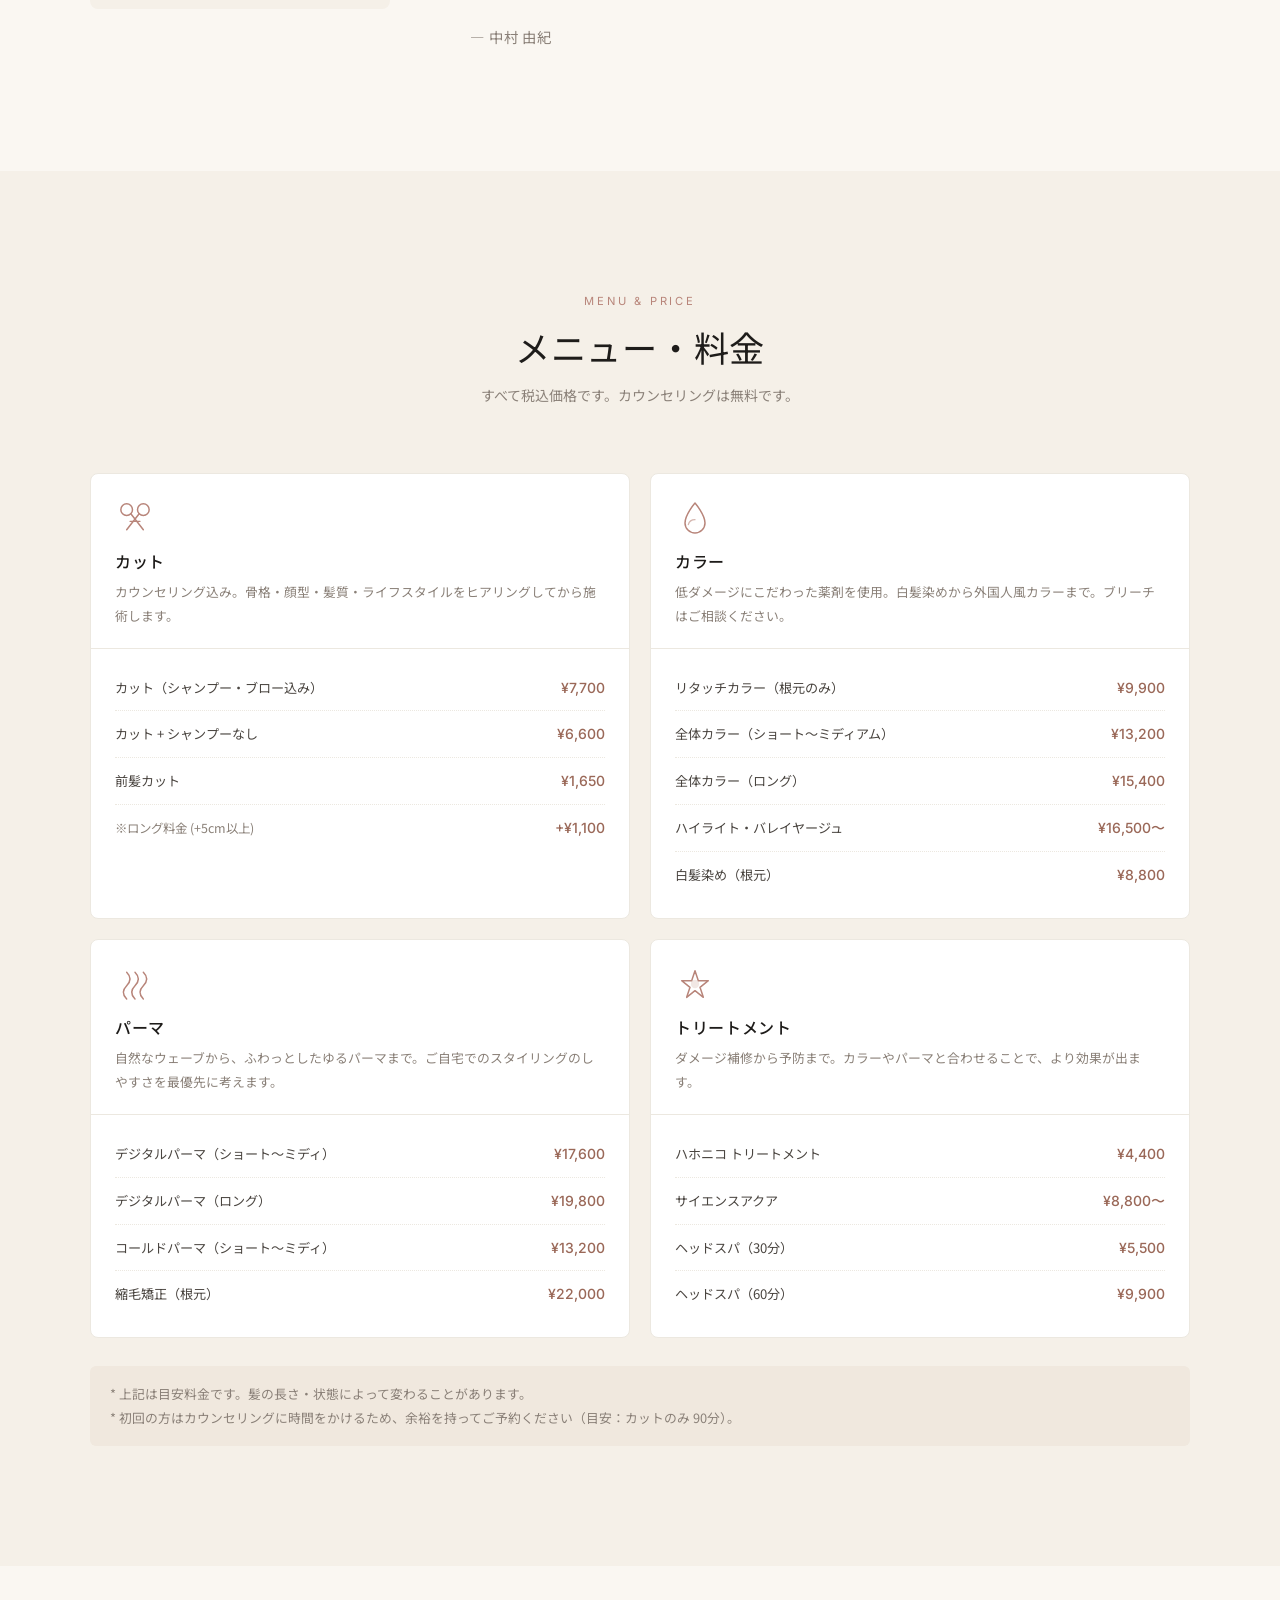
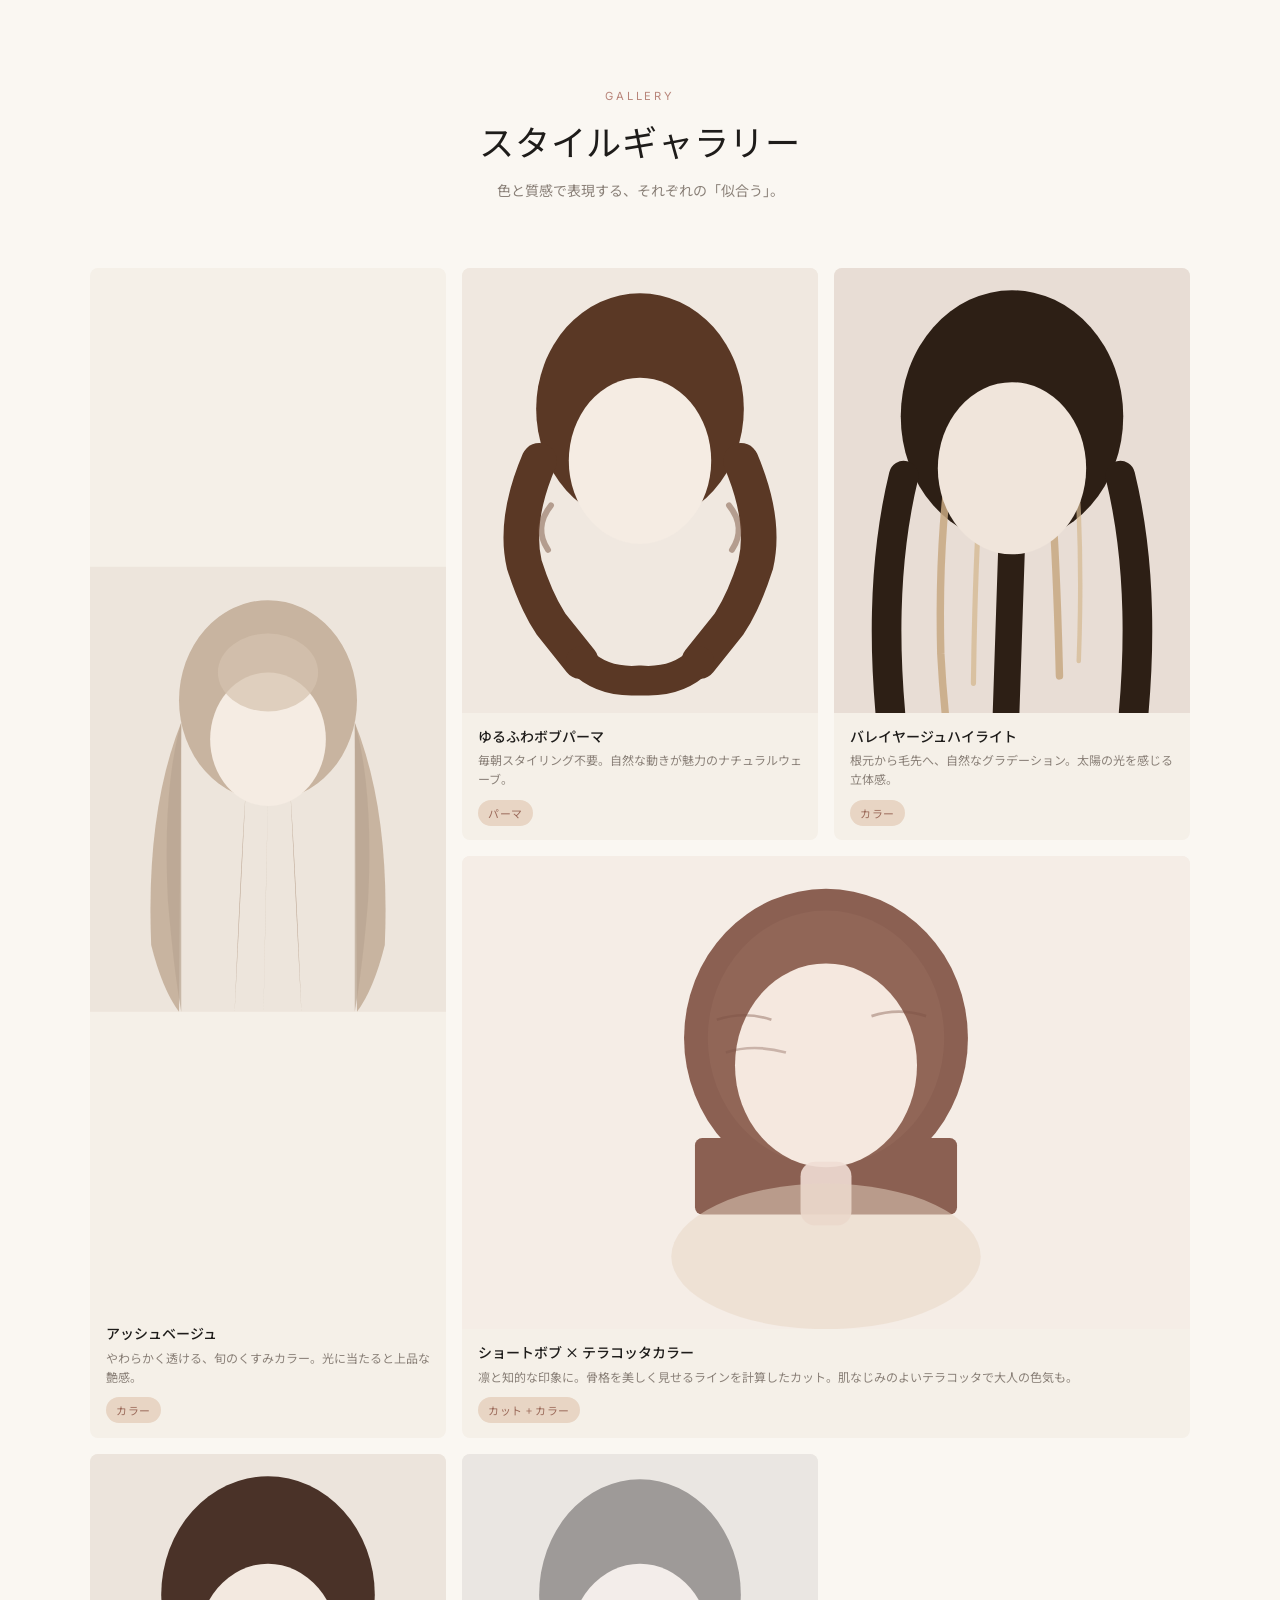
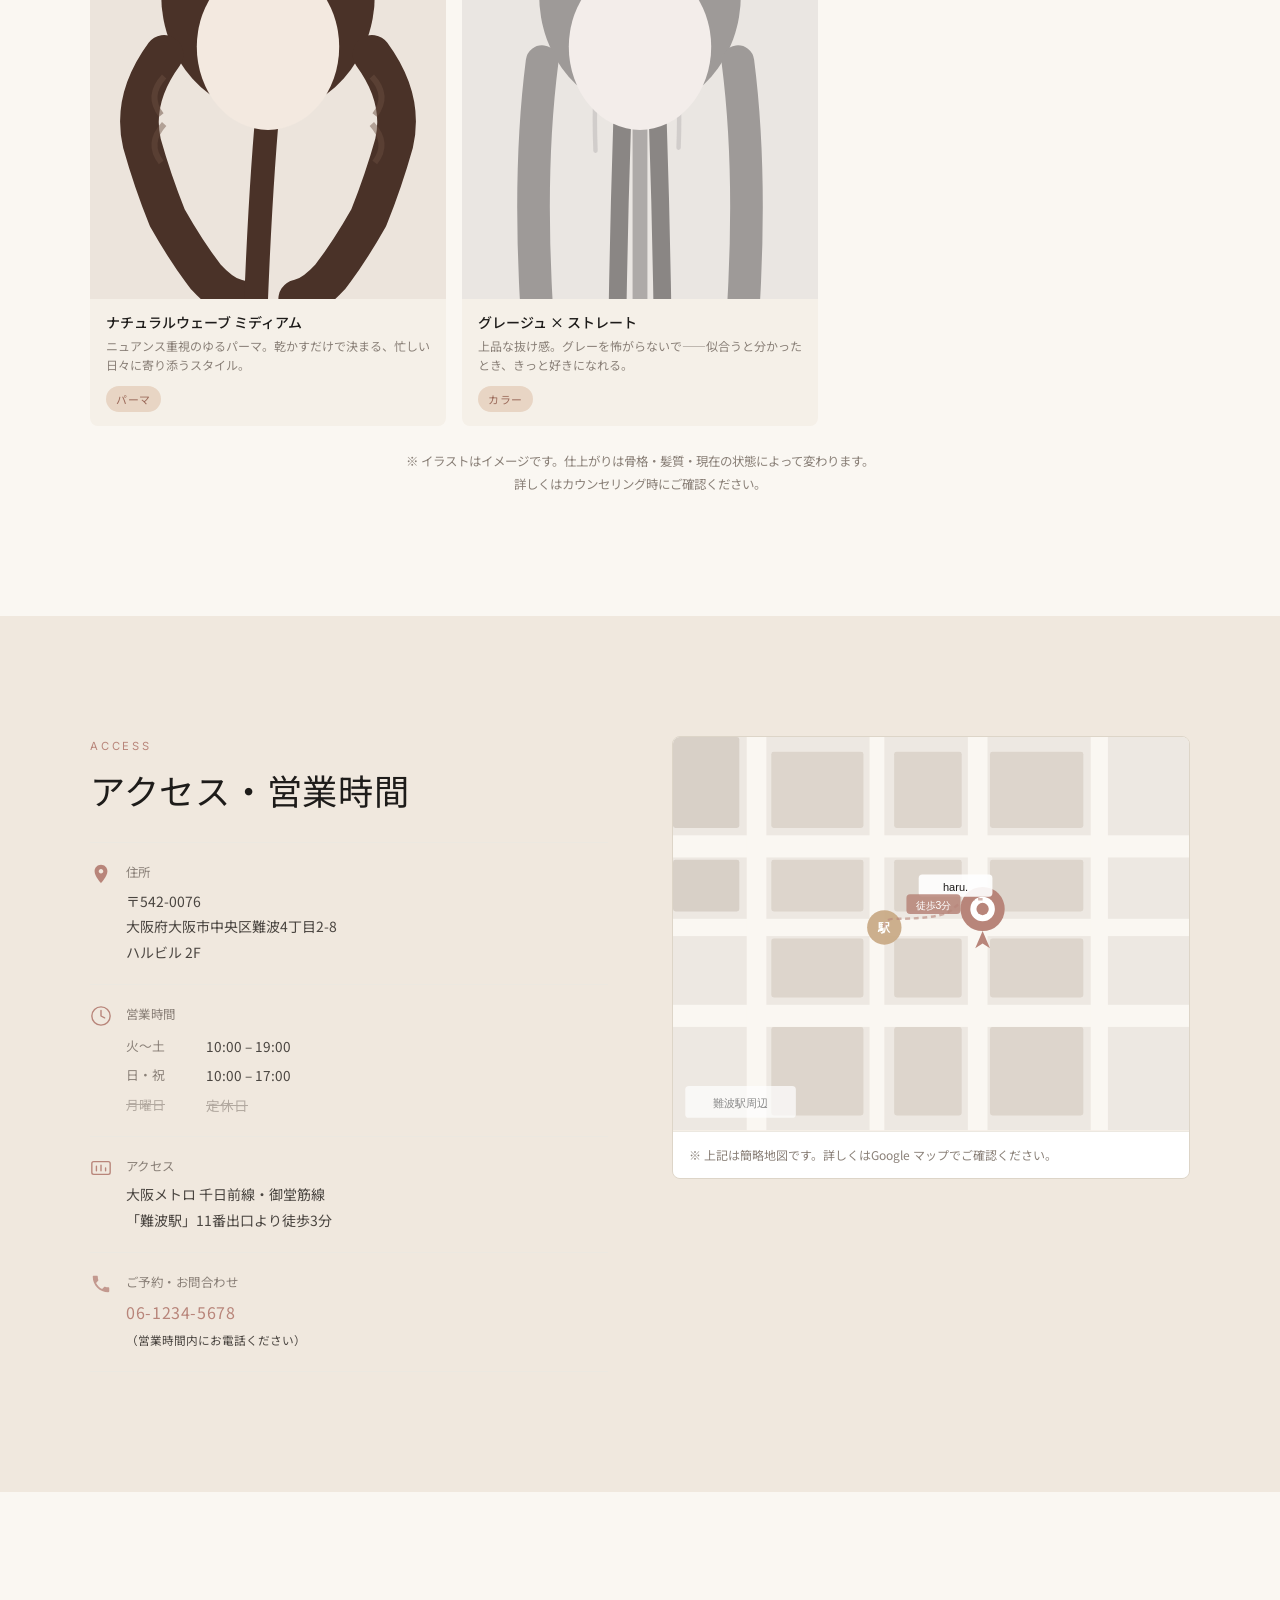
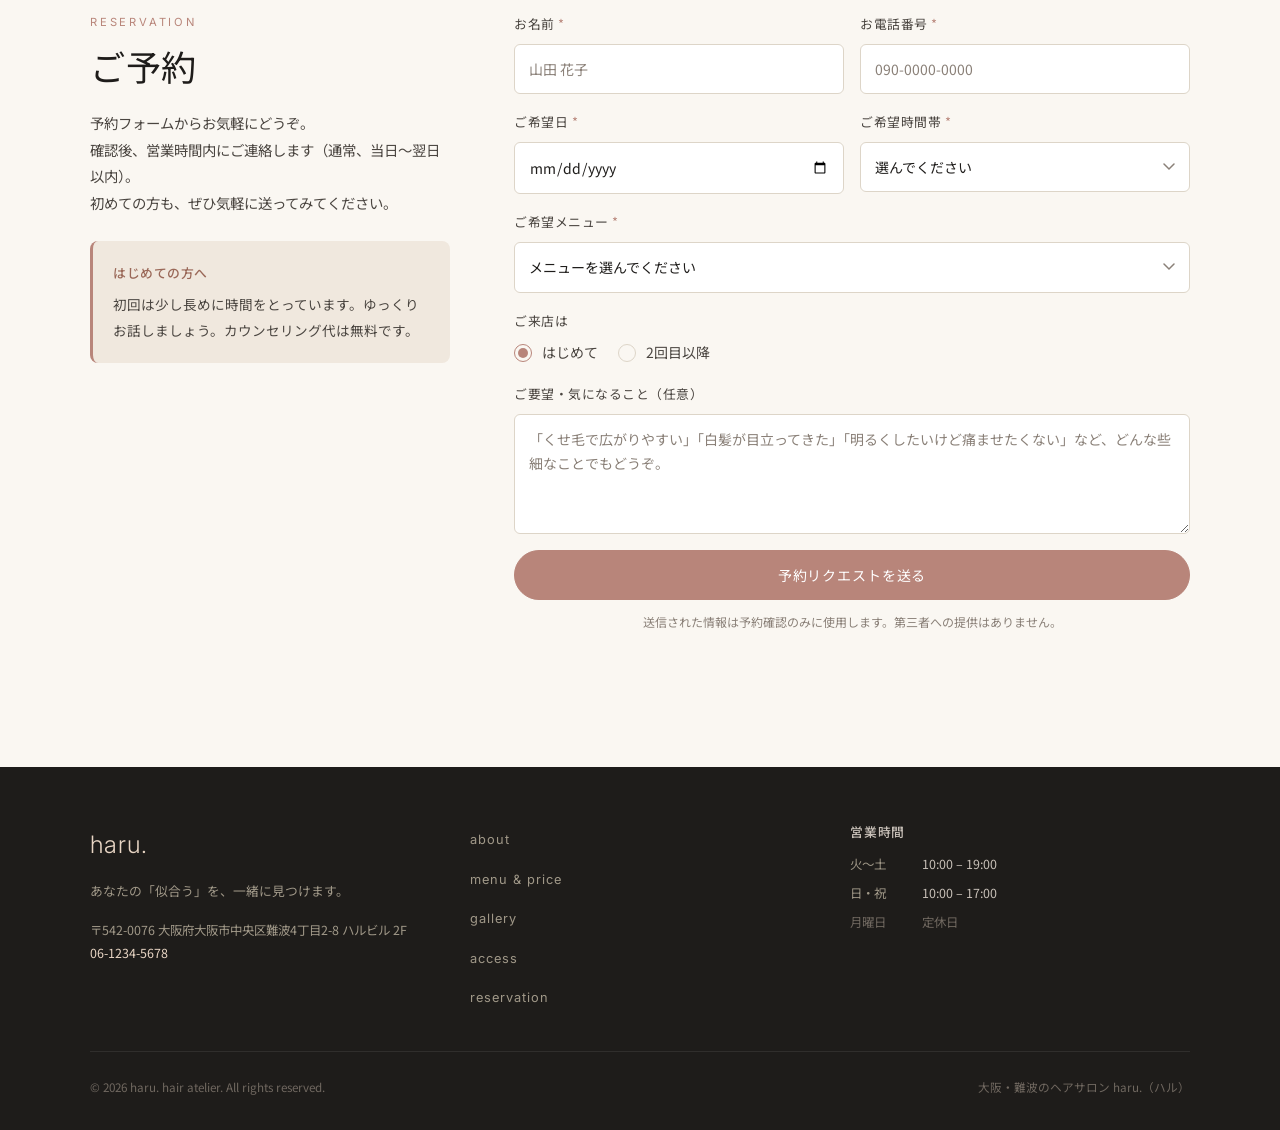
<file: demos/salon/index.html>
<!DOCTYPE html>
<html lang="ja">
<head>
  <meta charset="UTF-8" />
  <meta name="viewport" content="width=device-width, initial-scale=1.0" />
  <title>haru. | 美容室 - 大阪・難波</title>
  <meta name="description" content="大阪・難波のヘアサロン haru.（ハル）。カラーとパーマを得意とする、こだわりの小さなアトリエです。" />
  <link rel="preconnect" href="https://fonts.googleapis.com" />
  <link rel="preconnect" href="https://fonts.gstatic.com" crossorigin />
  <link href="https://fonts.googleapis.com/css2?family=Inter:wght@300;400;500&family=Noto+Sans+JP:wght@300;400;500&display=swap" rel="stylesheet" />
  <link rel="stylesheet" href="style.css" />
</head>
<body>

  <!-- ===================== NAVIGATION ===================== -->
  <header class="site-header" id="site-header">
    <nav class="nav-inner">
      <a href="#top" class="nav-logo">haru.</a>

      <button class="nav-toggle" id="nav-toggle" aria-label="メニューを開く" aria-expanded="false">
        <span class="toggle-bar"></span>
        <span class="toggle-bar"></span>
        <span class="toggle-bar"></span>
      </button>

      <ul class="nav-links" id="nav-links">
        <li><a href="#about" class="nav-link">about</a></li>
        <li><a href="#menu" class="nav-link">menu</a></li>
        <li><a href="#gallery" class="nav-link">gallery</a></li>
        <li><a href="#access" class="nav-link">access</a></li>
        <li>
          <a href="#reserve" class="nav-link nav-link--reserve">reserve</a>
        </li>
      </ul>
    </nav>
  </header>

  <main id="top">

    <!-- ===================== HERO ===================== -->
    <section class="hero">
      <div class="hero-bg-shape hero-bg-shape--1"></div>
      <div class="hero-bg-shape hero-bg-shape--2"></div>
      <div class="hero-bg-shape hero-bg-shape--3"></div>

      <div class="hero-content">
        <p class="hero-eyebrow">hair atelier · osaka namba</p>
        <h1 class="hero-title">
          <span class="hero-title-main">haru.</span>
        </h1>
        <p class="hero-tagline">あなたの「似合う」を、<br class="sp-br"/>一緒に見つけます。</p>
        <div class="hero-actions">
          <a href="#reserve" class="btn btn--primary">ご予約はこちら</a>
          <a href="#about" class="btn btn--ghost">もっと見る</a>
        </div>
      </div>

      <div class="hero-visual" aria-hidden="true">
        <div class="hero-illustration">
          <svg viewBox="0 0 420 520" fill="none" xmlns="http://www.w3.org/2000/svg" class="hero-svg">
            <!-- Abstract silhouette - organic hair shape -->
            <ellipse cx="210" cy="180" rx="105" ry="118" fill="#e8d5c4" opacity="0.55"/>
            <!-- Hair strands flowing down -->
            <path d="M135 200 Q90 310 110 430" stroke="#b8857a" stroke-width="2.5" stroke-linecap="round" opacity="0.6"/>
            <path d="M150 230 Q120 340 130 460" stroke="#b8857a" stroke-width="1.8" stroke-linecap="round" opacity="0.4"/>
            <path d="M285 200 Q330 310 310 430" stroke="#b8857a" stroke-width="2.5" stroke-linecap="round" opacity="0.6"/>
            <path d="M270 230 Q300 340 290 460" stroke="#b8857a" stroke-width="1.8" stroke-linecap="round" opacity="0.4"/>
            <!-- Middle strands -->
            <path d="M180 295 Q175 380 170 470" stroke="#b8857a" stroke-width="2" stroke-linecap="round" opacity="0.5"/>
            <path d="M210 300 Q210 390 205 480" stroke="#c4947a" stroke-width="2.2" stroke-linecap="round" opacity="0.55"/>
            <path d="M240 295 Q245 380 250 470" stroke="#b8857a" stroke-width="2" stroke-linecap="round" opacity="0.5"/>
            <!-- Face oval -->
            <ellipse cx="210" cy="210" rx="68" ry="78" fill="#f0e4d7" opacity="0.9"/>
            <!-- Decorative circle -->
            <circle cx="340" cy="80" r="38" fill="#b8857a" opacity="0.12"/>
            <circle cx="340" cy="80" r="22" fill="#b8857a" opacity="0.14"/>
            <!-- Small accent dots -->
            <circle cx="82" cy="140" r="5" fill="#b8857a" opacity="0.3"/>
            <circle cx="72" cy="155" r="3" fill="#b8857a" opacity="0.2"/>
            <circle cx="355" cy="190" r="4" fill="#b8857a" opacity="0.25"/>
            <!-- Scissors silhouette - subtle -->
            <g opacity="0.18" transform="translate(52,320) rotate(-30)">
              <ellipse cx="0" cy="0" rx="6" ry="22" fill="#1e1c1a"/>
              <ellipse cx="16" cy="0" rx="6" ry="22" fill="#1e1c1a"/>
              <rect x="-2" y="18" width="20" height="3" rx="1.5" fill="#1e1c1a"/>
            </g>
          </svg>
        </div>
      </div>

      <div class="hero-scroll-hint" aria-hidden="true">
        <span class="scroll-line"></span>
        <span class="scroll-text">scroll</span>
      </div>
    </section>

    <!-- ===================== ABOUT ===================== -->
    <section class="section about" id="about">
      <div class="container">
        <div class="about-grid">
          <div class="about-visual" aria-hidden="true">
            <!-- Abstract portrait / atelier feel -->
            <div class="about-portrait-wrap">
              <svg viewBox="0 0 340 420" fill="none" xmlns="http://www.w3.org/2000/svg" class="about-svg">
                <!-- Background rectangle -->
                <rect x="30" y="30" width="280" height="355" rx="4" fill="#e8d5c4" opacity="0.35"/>
                <!-- Body -->
                <rect x="100" y="285" width="140" height="110" rx="8" fill="#d4b8a8" opacity="0.6"/>
                <!-- Head -->
                <ellipse cx="170" cy="178" rx="62" ry="72" fill="#f0e4d7" opacity="0.95"/>
                <!-- Hair -->
                <path d="M108 165 Q105 105 170 100 Q235 105 232 165 Q240 135 220 108 Q200 78 170 75 Q140 78 120 108 Q100 135 108 165Z" fill="#3d2b1f" opacity="0.75"/>
                <!-- Hair sides -->
                <path d="M108 165 Q98 200 105 235" stroke="#3d2b1f" stroke-width="8" stroke-linecap="round" opacity="0.55" fill="none"/>
                <path d="M232 165 Q242 200 235 235" stroke="#3d2b1f" stroke-width="8" stroke-linecap="round" opacity="0.55" fill="none"/>
                <!-- Apron/smock -->
                <rect x="120" y="288" width="100" height="95" rx="6" fill="#faf7f2" opacity="0.8"/>
                <!-- Pocket detail -->
                <rect x="138" y="318" width="30" height="22" rx="3" fill="none" stroke="#b8857a" stroke-width="1.5" opacity="0.5"/>
                <!-- Small scissor in pocket -->
                <line x1="150" y1="322" x2="150" y2="338" stroke="#b8857a" stroke-width="1.5" opacity="0.6"/>
                <line x1="155" y1="322" x2="155" y2="338" stroke="#b8857a" stroke-width="1.5" opacity="0.6"/>
                <!-- Decorative element -->
                <circle cx="295" cy="58" r="18" fill="#b8857a" opacity="0.15"/>
                <circle cx="45" cy="370" r="12" fill="#b8857a" opacity="0.12"/>
                <!-- Name tag area -->
                <rect x="30" y="370" width="82" height="18" rx="3" fill="#b8857a" opacity="0.15"/>
              </svg>
              <div class="about-portrait-label">
                <span>Nakamura Yuki</span>
                <span class="about-portrait-title">オーナー / スタイリスト</span>
              </div>
            </div>

            <div class="about-stats">
              <div class="stat-item">
                <span class="stat-number">17</span>
                <span class="stat-unit">年</span>
                <span class="stat-label">美容師歴</span>
              </div>
              <div class="stat-divider"></div>
              <div class="stat-item">
                <span class="stat-number">2</span>
                <span class="stat-unit">度</span>
                <span class="stat-label">渡欧研修</span>
              </div>
              <div class="stat-divider"></div>
              <div class="stat-item">
                <span class="stat-number">1</span>
                <span class="stat-unit">人</span>
                <span class="stat-label">完全マンツーマン</span>
              </div>
            </div>
          </div>

          <div class="about-text">
            <div class="section-label">about haru.</div>
            <h2 class="section-title">初めて来てくれたお客さんと、<br/>２時間話してから初めてハサミを入れます。</h2>
            <div class="about-story">
              <p>
                それが、私のやり方です。
              </p>
              <p>
                大阪で生まれ育って、20代前半に「ここじゃないと学べないことがある」と思い立って東京へ。南青山のサロンで7年、本当に厳しかったけど、それ以上に充実していました。先輩にボロボロに言われながら、夜中まで練習して、泣いたことも一度や二度じゃない。でも、あの時間があったから今の私がある。
              </p>
              <p>
                30代になって、パリとロンドンへ研修に行く機会をもらいました。向こうの美容師が「髪って、その人の生き方が出るんだよ」って言ってたのが、今でも頭に残ってる。帰国してから、もう一度ゆっくり考えました。
              </p>
              <p>
                2019年、地元の大阪に戻って<em>haru.</em>を開いたのは、「急がない場所を作りたい」という気持ちからでした。1日に何人もこなすんじゃなくて、一人のお客さんと向き合って、その人にとってほんとうに「似合う」を一緒に探したい。
              </p>
              <p>
                美容室って、緊張する場所だと思う人も多いですよね。私も最初はそうでした。だから、ここではコーヒーでも飲みながら、まずゆっくり話しましょう。どんな些細なことでも、遠慮なく言ってほしい。それが出発点です。
              </p>
            </div>
            <p class="about-sign">— 中村 由紀</p>
          </div>
        </div>
      </div>
    </section>

    <!-- ===================== MENU / PRICE ===================== -->
    <section class="section menu" id="menu">
      <div class="container">
        <div class="section-header">
          <div class="section-label">menu & price</div>
          <h2 class="section-title">メニュー・料金</h2>
          <p class="section-subtitle">すべて税込価格です。カウンセリングは無料です。</p>
        </div>

        <div class="menu-grid">

          <!-- CUT -->
          <div class="menu-card">
            <div class="menu-card-header">
              <div class="menu-card-icon" aria-hidden="true">
                <svg viewBox="0 0 48 48" fill="none" xmlns="http://www.w3.org/2000/svg">
                  <circle cx="14" cy="14" r="7" stroke="#b8857a" stroke-width="1.8"/>
                  <circle cx="34" cy="14" r="7" stroke="#b8857a" stroke-width="1.8"/>
                  <line x1="19" y1="19" x2="34" y2="38" stroke="#b8857a" stroke-width="1.8" stroke-linecap="round"/>
                  <line x1="29" y1="19" x2="14" y2="38" stroke="#b8857a" stroke-width="1.8" stroke-linecap="round"/>
                  <line x1="18" y1="28" x2="30" y2="28" stroke="#b8857a" stroke-width="1.5" stroke-linecap="round"/>
                </svg>
              </div>
              <h3 class="menu-card-title">カット</h3>
              <p class="menu-card-desc">カウンセリング込み。骨格・顔型・髪質・ライフスタイルをヒアリングしてから施術します。</p>
            </div>
            <div class="menu-items">
              <div class="menu-item">
                <span class="menu-item-name">カット（シャンプー・ブロー込み）</span>
                <span class="menu-item-price">¥7,700</span>
              </div>
              <div class="menu-item">
                <span class="menu-item-name">カット + シャンプーなし</span>
                <span class="menu-item-price">¥6,600</span>
              </div>
              <div class="menu-item">
                <span class="menu-item-name">前髪カット</span>
                <span class="menu-item-price">¥1,650</span>
              </div>
              <div class="menu-item menu-item--note">
                <span class="menu-item-name">※ロング料金 (+5cm以上)</span>
                <span class="menu-item-price">+¥1,100</span>
              </div>
            </div>
          </div>

          <!-- COLOR -->
          <div class="menu-card">
            <div class="menu-card-header">
              <div class="menu-card-icon" aria-hidden="true">
                <svg viewBox="0 0 48 48" fill="none" xmlns="http://www.w3.org/2000/svg">
                  <path d="M24 6 C24 6 12 20 12 30 C12 36.6 17.4 42 24 42 C30.6 42 36 36.6 36 30 C36 20 24 6 24 6Z" stroke="#b8857a" stroke-width="1.8" stroke-linejoin="round"/>
                  <path d="M16 32 C17 28 20 26 24 26" stroke="#b8857a" stroke-width="1.5" stroke-linecap="round" opacity="0.6"/>
                </svg>
              </div>
              <h3 class="menu-card-title">カラー</h3>
              <p class="menu-card-desc">低ダメージにこだわった薬剤を使用。白髪染めから外国人風カラーまで。ブリーチはご相談ください。</p>
            </div>
            <div class="menu-items">
              <div class="menu-item">
                <span class="menu-item-name">リタッチカラー（根元のみ）</span>
                <span class="menu-item-price">¥9,900</span>
              </div>
              <div class="menu-item">
                <span class="menu-item-name">全体カラー（ショート〜ミディアム）</span>
                <span class="menu-item-price">¥13,200</span>
              </div>
              <div class="menu-item">
                <span class="menu-item-name">全体カラー（ロング）</span>
                <span class="menu-item-price">¥15,400</span>
              </div>
              <div class="menu-item">
                <span class="menu-item-name">ハイライト・バレイヤージュ</span>
                <span class="menu-item-price">¥16,500〜</span>
              </div>
              <div class="menu-item">
                <span class="menu-item-name">白髪染め（根元）</span>
                <span class="menu-item-price">¥8,800</span>
              </div>
            </div>
          </div>

          <!-- PERM -->
          <div class="menu-card">
            <div class="menu-card-header">
              <div class="menu-card-icon" aria-hidden="true">
                <svg viewBox="0 0 48 48" fill="none" xmlns="http://www.w3.org/2000/svg">
                  <path d="M14 10 Q22 18 14 26 Q6 34 14 42" stroke="#b8857a" stroke-width="1.8" stroke-linecap="round" fill="none"/>
                  <path d="M24 10 Q32 18 24 26 Q16 34 24 42" stroke="#b8857a" stroke-width="1.8" stroke-linecap="round" fill="none"/>
                  <path d="M34 10 Q42 18 34 26 Q26 34 34 42" stroke="#b8857a" stroke-width="1.8" stroke-linecap="round" fill="none"/>
                </svg>
              </div>
              <h3 class="menu-card-title">パーマ</h3>
              <p class="menu-card-desc">自然なウェーブから、ふわっとしたゆるパーマまで。ご自宅でのスタイリングのしやすさを最優先に考えます。</p>
            </div>
            <div class="menu-items">
              <div class="menu-item">
                <span class="menu-item-name">デジタルパーマ（ショート〜ミディ）</span>
                <span class="menu-item-price">¥17,600</span>
              </div>
              <div class="menu-item">
                <span class="menu-item-name">デジタルパーマ（ロング）</span>
                <span class="menu-item-price">¥19,800</span>
              </div>
              <div class="menu-item">
                <span class="menu-item-name">コールドパーマ（ショート〜ミディ）</span>
                <span class="menu-item-price">¥13,200</span>
              </div>
              <div class="menu-item">
                <span class="menu-item-name">縮毛矯正（根元）</span>
                <span class="menu-item-price">¥22,000</span>
              </div>
            </div>
          </div>

          <!-- TREATMENT -->
          <div class="menu-card">
            <div class="menu-card-header">
              <div class="menu-card-icon" aria-hidden="true">
                <svg viewBox="0 0 48 48" fill="none" xmlns="http://www.w3.org/2000/svg">
                  <path d="M24 8 L28 20 L40 20 L30 28 L34 40 L24 32 L14 40 L18 28 L8 20 L20 20 Z" stroke="#b8857a" stroke-width="1.8" stroke-linejoin="round" fill="none"/>
                  <circle cx="24" cy="24" r="5" fill="#b8857a" opacity="0.2"/>
                </svg>
              </div>
              <h3 class="menu-card-title">トリートメント</h3>
              <p class="menu-card-desc">ダメージ補修から予防まで。カラーやパーマと合わせることで、より効果が出ます。</p>
            </div>
            <div class="menu-items">
              <div class="menu-item">
                <span class="menu-item-name">ハホニコ トリートメント</span>
                <span class="menu-item-price">¥4,400</span>
              </div>
              <div class="menu-item">
                <span class="menu-item-name">サイエンスアクア</span>
                <span class="menu-item-price">¥8,800〜</span>
              </div>
              <div class="menu-item">
                <span class="menu-item-name">ヘッドスパ（30分）</span>
                <span class="menu-item-price">¥5,500</span>
              </div>
              <div class="menu-item">
                <span class="menu-item-name">ヘッドスパ（60分）</span>
                <span class="menu-item-price">¥9,900</span>
              </div>
            </div>
          </div>

        </div>

        <p class="menu-note">
          * 上記は目安料金です。髪の長さ・状態によって変わることがあります。<br/>
          * 初回の方はカウンセリングに時間をかけるため、余裕を持ってご予約ください（目安：カットのみ 90分）。
        </p>
      </div>
    </section>

    <!-- ===================== GALLERY ===================== -->
    <section class="section gallery" id="gallery">
      <div class="container">
        <div class="section-header">
          <div class="section-label">gallery</div>
          <h2 class="section-title">スタイルギャラリー</h2>
          <p class="section-subtitle">色と質感で表現する、それぞれの「似合う」。</p>
        </div>

        <div class="gallery-grid">

          <article class="gallery-item gallery-item--large">
            <div class="gallery-art" aria-hidden="true">
              <!-- Ash beige long hair -->
              <svg viewBox="0 0 320 400" fill="none" xmlns="http://www.w3.org/2000/svg" class="gallery-svg">
                <rect width="320" height="400" fill="#ede5dc"/>
                <!-- Long wavy hair shape -->
                <ellipse cx="160" cy="120" rx="80" ry="90" fill="#c8b4a0"/>
                <path d="M82 140 Q50 220 55 340 Q65 380 80 400" fill="#c8b4a0"/>
                <path d="M238 140 Q270 220 265 340 Q255 380 240 400" fill="#c8b4a0"/>
                <path d="M82 140 Q65 200 70 300 Q75 360 82 400" fill="#baa592" opacity="0.7"/>
                <path d="M238 140 Q255 200 250 300 Q245 360 238 400" fill="#baa592" opacity="0.7"/>
                <!-- Center parting strands -->
                <path d="M140 200 Q135 280 130 400" fill="#b09580" opacity="0.8" stroke="none"/>
                <path d="M160 205 Q158 290 156 400" fill="#b09580" opacity="0.6" stroke="none"/>
                <path d="M180 200 Q185 280 190 400" fill="#b09580" opacity="0.8" stroke="none"/>
                <!-- Face -->
                <ellipse cx="160" cy="155" rx="52" ry="60" fill="#f5ece3"/>
                <!-- Hair top/parting highlight -->
                <ellipse cx="160" cy="95" rx="45" ry="35" fill="#d6c4b0" opacity="0.7"/>
              </svg>
            </div>
            <div class="gallery-item-info">
              <h3 class="gallery-item-title">アッシュベージュ</h3>
              <p class="gallery-item-desc">やわらかく透ける、旬のくすみカラー。光に当たると上品な艶感。</p>
              <span class="gallery-item-tag">カラー</span>
            </div>
          </article>

          <article class="gallery-item">
            <div class="gallery-art" aria-hidden="true">
              <!-- Loose perm bob -->
              <svg viewBox="0 0 240 300" fill="none" xmlns="http://www.w3.org/2000/svg" class="gallery-svg">
                <rect width="240" height="300" fill="#f0e8e0"/>
                <!-- Wavy bob shape -->
                <ellipse cx="120" cy="95" rx="70" ry="78" fill="#5a3825"/>
                <!-- Wavy ends -->
                <path d="M52 130 Q35 170 42 200 Q50 225 60 240 Q72 255 80 265" stroke="#5a3825" stroke-width="24" stroke-linecap="round" fill="none"/>
                <path d="M188 130 Q205 170 198 200 Q190 225 180 240 Q168 255 160 265" stroke="#5a3825" stroke-width="24" stroke-linecap="round" fill="none"/>
                <!-- Wave detail lines -->
                <path d="M60 160 Q48 175 58 190" stroke="#7a5540" stroke-width="4" stroke-linecap="round" fill="none" opacity="0.5"/>
                <path d="M180 160 Q192 175 182 190" stroke="#7a5540" stroke-width="4" stroke-linecap="round" fill="none" opacity="0.5"/>
                <!-- Bottom wavy edges -->
                <path d="M80 265 Q95 280 120 278 Q145 280 160 265" stroke="#5a3825" stroke-width="20" stroke-linecap="round" fill="none"/>
                <!-- Face -->
                <ellipse cx="120" cy="130" rx="48" ry="56" fill="#f5ece3"/>
              </svg>
            </div>
            <div class="gallery-item-info">
              <h3 class="gallery-item-title">ゆるふわボブパーマ</h3>
              <p class="gallery-item-desc">毎朝スタイリング不要。自然な動きが魅力のナチュラルウェーブ。</p>
              <span class="gallery-item-tag">パーマ</span>
            </div>
          </article>

          <article class="gallery-item">
            <div class="gallery-art" aria-hidden="true">
              <!-- Highlight color -->
              <svg viewBox="0 0 240 300" fill="none" xmlns="http://www.w3.org/2000/svg" class="gallery-svg">
                <rect width="240" height="300" fill="#e8ddd5"/>
                <!-- Base dark hair -->
                <ellipse cx="120" cy="100" rx="75" ry="85" fill="#2d1f15"/>
                <!-- Long strands down -->
                <path d="M47 140 Q30 210 38 300" stroke="#2d1f15" stroke-width="20" stroke-linecap="round" fill="none"/>
                <path d="M193 140 Q210 210 202 300" stroke="#2d1f15" stroke-width="20" stroke-linecap="round" fill="none"/>
                <path d="M120 180 Q118 240 116 300" stroke="#2d1f15" stroke-width="18" stroke-linecap="round" fill="none"/>
                <!-- Highlight streaks -->
                <path d="M80 120 Q70 180 72 260 Q73 280 75 300" stroke="#c8a882" stroke-width="5" stroke-linecap="round" fill="none" opacity="0.85"/>
                <path d="M100 130 Q95 195 94 280" stroke="#d4b890" stroke-width="3.5" stroke-linecap="round" fill="none" opacity="0.75"/>
                <path d="M145 128 Q150 192 152 275" stroke="#c8a882" stroke-width="5" stroke-linecap="round" fill="none" opacity="0.85"/>
                <path d="M162 120 Q168 185 165 265" stroke="#d4b890" stroke-width="3" stroke-linecap="round" fill="none" opacity="0.7"/>
                <!-- Face -->
                <ellipse cx="120" cy="135" rx="50" ry="58" fill="#f0e5db"/>
              </svg>
            </div>
            <div class="gallery-item-info">
              <h3 class="gallery-item-title">バレイヤージュハイライト</h3>
              <p class="gallery-item-desc">根元から毛先へ、自然なグラデーション。太陽の光を感じる立体感。</p>
              <span class="gallery-item-tag">カラー</span>
            </div>
          </article>

          <article class="gallery-item gallery-item--wide">
            <div class="gallery-art" aria-hidden="true">
              <!-- Short cut clean -->
              <svg viewBox="0 0 400 260" fill="none" xmlns="http://www.w3.org/2000/svg" class="gallery-svg">
                <rect width="400" height="260" fill="#f5ede6"/>
                <!-- Short clean bob -->
                <ellipse cx="200" cy="100" rx="78" ry="82" fill="#8b6052"/>
                <!-- Clean cut line -->
                <rect x="128" y="155" width="144" height="42" rx="4" fill="#8b6052"/>
                <!-- Inner tone -->
                <ellipse cx="200" cy="100" rx="65" ry="70" fill="#9a6e60" opacity="0.4"/>
                <!-- Face -->
                <ellipse cx="200" cy="115" rx="50" ry="56" fill="#f5e8df"/>
                <!-- Neck -->
                <rect x="186" y="168" width="28" height="35" rx="8" fill="#f0ddd4" opacity="0.9"/>
                <!-- Shoulder suggestion -->
                <ellipse cx="200" cy="220" rx="85" ry="40" fill="#e8d5c4" opacity="0.5"/>
                <!-- Texture lines in hair -->
                <path d="M140 90 Q155 85 170 90" stroke="#7a5245" stroke-width="1.5" fill="none" opacity="0.4"/>
                <path d="M225 88 Q240 83 255 88" stroke="#7a5245" stroke-width="1.5" fill="none" opacity="0.4"/>
                <path d="M145 108 Q160 103 178 108" stroke="#7a5245" stroke-width="1.5" fill="none" opacity="0.35"/>
              </svg>
            </div>
            <div class="gallery-item-info">
              <h3 class="gallery-item-title">ショートボブ × テラコッタカラー</h3>
              <p class="gallery-item-desc">凛と知的な印象に。骨格を美しく見せるラインを計算したカット。肌なじみのよいテラコッタで大人の色気も。</p>
              <span class="gallery-item-tag">カット + カラー</span>
            </div>
          </article>

          <article class="gallery-item">
            <div class="gallery-art" aria-hidden="true">
              <!-- Natural perm medium -->
              <svg viewBox="0 0 240 300" fill="none" xmlns="http://www.w3.org/2000/svg" class="gallery-svg">
                <rect width="240" height="300" fill="#ece4dc"/>
                <!-- Textured wavy medium -->
                <ellipse cx="120" cy="95" rx="72" ry="80" fill="#4a3228"/>
                <!-- Wavy sides -->
                <path d="M50 135 Q28 165 35 195 Q42 220 52 245 Q65 268 78 285 Q90 298 100 300" stroke="#4a3228" stroke-width="26" stroke-linecap="round" stroke-linejoin="round" fill="none"/>
                <path d="M190 135 Q212 165 205 195 Q198 220 188 245 Q175 268 162 285 Q150 298 140 300" stroke="#4a3228" stroke-width="26" stroke-linecap="round" stroke-linejoin="round" fill="none"/>
                <!-- Wave ripples -->
                <path d="M50 150 Q38 163 48 176" stroke="#6a4e40" stroke-width="4" fill="none" opacity="0.5"/>
                <path d="M50 182 Q38 195 48 208" stroke="#6a4e40" stroke-width="4" fill="none" opacity="0.45"/>
                <path d="M190 150 Q202 163 192 176" stroke="#6a4e40" stroke-width="4" fill="none" opacity="0.5"/>
                <path d="M190 182 Q202 195 192 208" stroke="#6a4e40" stroke-width="4" fill="none" opacity="0.45"/>
                <!-- Center hair down -->
                <path d="M120 170 Q115 225 112 300" stroke="#4a3228" stroke-width="16" stroke-linecap="round" fill="none"/>
                <!-- Face -->
                <ellipse cx="120" cy="130" rx="48" ry="56" fill="#f3e9e0"/>
              </svg>
            </div>
            <div class="gallery-item-info">
              <h3 class="gallery-item-title">ナチュラルウェーブ ミディアム</h3>
              <p class="gallery-item-desc">ニュアンス重視のゆるパーマ。乾かすだけで決まる、忙しい日々に寄り添うスタイル。</p>
              <span class="gallery-item-tag">パーマ</span>
            </div>
          </article>

          <article class="gallery-item">
            <div class="gallery-art" aria-hidden="true">
              <!-- Gray/silver tone -->
              <svg viewBox="0 0 240 300" fill="none" xmlns="http://www.w3.org/2000/svg" class="gallery-svg">
                <rect width="240" height="300" fill="#eae6e2"/>
                <!-- Silver/gray long straight -->
                <ellipse cx="120" cy="95" rx="68" ry="78" fill="#9e9a98"/>
                <!-- Straight long hair sides -->
                <path d="M54 140 Q45 210 50 300" stroke="#9e9a98" stroke-width="22" stroke-linecap="round" fill="none"/>
                <path d="M186 140 Q195 210 190 300" stroke="#9e9a98" stroke-width="22" stroke-linecap="round" fill="none"/>
                <!-- Center straight strands -->
                <path d="M108 180 Q106 240 105 300" stroke="#8a8684" stroke-width="12" stroke-linecap="round" fill="none"/>
                <path d="M120 182 Q120 245 120 300" stroke="#aeaaa8" stroke-width="10" stroke-linecap="round" fill="none"/>
                <path d="M132 180 Q134 240 135 300" stroke="#8a8684" stroke-width="12" stroke-linecap="round" fill="none"/>
                <!-- Silver sheen highlights -->
                <path d="M95 110 Q88 150 90 200" stroke="#c8c4c2" stroke-width="3" stroke-linecap="round" fill="none" opacity="0.7"/>
                <path d="M140 108 Q148 148 146 198" stroke="#c8c4c2" stroke-width="3" stroke-linecap="round" fill="none" opacity="0.7"/>
                <!-- Face -->
                <ellipse cx="120" cy="130" rx="48" ry="56" fill="#f3edea"/>
              </svg>
            </div>
            <div class="gallery-item-info">
              <h3 class="gallery-item-title">グレージュ × ストレート</h3>
              <p class="gallery-item-desc">上品な抜け感。グレーを怖がらないで——似合うと分かったとき、きっと好きになれる。</p>
              <span class="gallery-item-tag">カラー</span>
            </div>
          </article>

        </div>

        <p class="gallery-note">
          ※ イラストはイメージです。仕上がりは骨格・髪質・現在の状態によって変わります。<br/>
          詳しくはカウンセリング時にご確認ください。
        </p>
      </div>
    </section>

    <!-- ===================== ACCESS ===================== -->
    <section class="section access" id="access">
      <div class="container">
        <div class="access-grid">

          <div class="access-info">
            <div class="section-label">access</div>
            <h2 class="section-title">アクセス・営業時間</h2>

            <div class="access-details">
              <div class="access-item">
                <div class="access-icon" aria-hidden="true">
                  <svg viewBox="0 0 24 24" fill="none" xmlns="http://www.w3.org/2000/svg">
                    <path d="M12 2C8.13 2 5 5.13 5 9c0 5.25 7 13 7 13s7-7.75 7-13c0-3.87-3.13-7-7-7zm0 9.5c-1.38 0-2.5-1.12-2.5-2.5s1.12-2.5 2.5-2.5 2.5 1.12 2.5 2.5-1.12 2.5-2.5 2.5z" fill="currentColor"/>
                  </svg>
                </div>
                <div class="access-item-text">
                  <span class="access-item-label">住所</span>
                  <span class="access-item-value">〒542-0076<br/>大阪府大阪市中央区難波4丁目2-8<br/>ハルビル 2F</span>
                </div>
              </div>

              <div class="access-item">
                <div class="access-icon" aria-hidden="true">
                  <svg viewBox="0 0 24 24" fill="none" xmlns="http://www.w3.org/2000/svg">
                    <path d="M12 2C6.48 2 2 6.48 2 12s4.48 10 10 10 10-4.48 10-10S17.52 2 12 2zm.5 17.93v-2.02c2.76-.46 4.93-2.63 5.39-5.39h2.02c-.49 3.68-3.36 6.56-7.41 7.41zm0-15.86V2.07c4.05.85 6.92 3.72 7.41 7.41h-2.02c-.46-2.76-2.63-4.93-5.39-5.39zM4.07 11.5h2.02c.46 2.76 2.63 4.93 5.39 5.39v2.02c-4.05-.85-6.92-3.72-7.41-7.41zm0-1h7.41C11.54 8.24 9.37 6.07 6.61 5.61h-2.02C5.08 4.93 8 3 12 3v2h-1.5V2.07c-3.68.49-6.56 3.36-7.41 7.43H4.07z" fill="currentColor" opacity="0"/>
                    <circle cx="12" cy="12" r="10" stroke="currentColor" stroke-width="1.5"/>
                    <polyline points="12 6 12 12 16 14" stroke="currentColor" stroke-width="1.5" stroke-linecap="round" stroke-linejoin="round"/>
                  </svg>
                </div>
                <div class="access-item-text">
                  <span class="access-item-label">営業時間</span>
                  <div class="access-hours">
                    <div class="access-hours-row">
                      <span class="hours-day">火〜土</span>
                      <span class="hours-time">10:00 – 19:00</span>
                    </div>
                    <div class="access-hours-row">
                      <span class="hours-day">日・祝</span>
                      <span class="hours-time">10:00 – 17:00</span>
                    </div>
                    <div class="access-hours-row access-hours-row--closed">
                      <span class="hours-day">月曜日</span>
                      <span class="hours-time">定休日</span>
                    </div>
                  </div>
                </div>
              </div>

              <div class="access-item">
                <div class="access-icon" aria-hidden="true">
                  <svg viewBox="0 0 24 24" fill="none" xmlns="http://www.w3.org/2000/svg">
                    <rect x="2" y="5" width="20" height="14" rx="2" stroke="currentColor" stroke-width="1.5"/>
                    <path d="M7 15V10M12 15V9M17 15V12" stroke="currentColor" stroke-width="1.5" stroke-linecap="round"/>
                  </svg>
                </div>
                <div class="access-item-text">
                  <span class="access-item-label">アクセス</span>
                  <span class="access-item-value">大阪メトロ 千日前線・御堂筋線<br/>「難波駅」11番出口より徒歩3分</span>
                </div>
              </div>

              <div class="access-item">
                <div class="access-icon" aria-hidden="true">
                  <svg viewBox="0 0 24 24" fill="none" xmlns="http://www.w3.org/2000/svg">
                    <path d="M6.62 10.79c1.44 2.83 3.76 5.14 6.59 6.59l2.2-2.2c.27-.27.67-.36 1.02-.24 1.12.37 2.33.57 3.57.57.55 0 1 .45 1 1V20c0 .55-.45 1-1 1-9.39 0-17-7.61-17-17 0-.55.45-1 1-1h3.5c.55 0 1 .45 1 1 0 1.25.2 2.45.57 3.57.11.35.03.74-.25 1.02l-2.2 2.2z" fill="currentColor" opacity="0.8"/>
                  </svg>
                </div>
                <div class="access-item-text">
                  <span class="access-item-label">ご予約・お問合わせ</span>
                  <span class="access-item-value">
                    <a href="tel:06-1234-5678" class="access-phone">06-1234-5678</a><br/>
                    <small>（営業時間内にお電話ください）</small>
                  </span>
                </div>
              </div>
            </div>
          </div>

          <div class="access-map-wrap">
            <!-- Map illustration placeholder -->
            <div class="map-placeholder" aria-label="地図 - 大阪市中央区難波4丁目">
              <svg viewBox="0 0 420 320" fill="none" xmlns="http://www.w3.org/2000/svg" class="map-svg">
                <!-- Map background -->
                <rect width="420" height="320" fill="#ede8e2"/>
                <!-- Streets - horizontal -->
                <rect x="0" y="80" width="420" height="18" fill="#faf7f2"/>
                <rect x="0" y="148" width="420" height="14" fill="#faf7f2"/>
                <rect x="0" y="218" width="420" height="18" fill="#faf7f2"/>
                <!-- Streets - vertical -->
                <rect x="60" y="0" width="16" height="320" fill="#faf7f2"/>
                <rect x="160" y="0" width="12" height="320" fill="#faf7f2"/>
                <rect x="240" y="0" width="16" height="320" fill="#faf7f2"/>
                <rect x="340" y="0" width="14" height="320" fill="#faf7f2"/>
                <!-- Blocks / buildings -->
                <rect x="80" y="12" width="75" height="62" rx="2" fill="#ddd5cc"/>
                <rect x="180" y="12" width="55" height="62" rx="2" fill="#ddd5cc"/>
                <rect x="258" y="12" width="76" height="62" rx="2" fill="#ddd5cc"/>
                <rect x="80" y="100" width="75" height="42" rx="2" fill="#ddd5cc"/>
                <rect x="180" y="100" width="55" height="42" rx="2" fill="#ddd5cc"/>
                <rect x="258" y="100" width="76" height="42" rx="2" fill="#ddd5cc"/>
                <rect x="80" y="164" width="75" height="48" rx="2" fill="#ddd5cc"/>
                <rect x="180" y="164" width="55" height="48" rx="2" fill="#ddd5cc"/>
                <rect x="258" y="164" width="76" height="48" rx="2" fill="#ddd5cc"/>
                <rect x="80" y="236" width="75" height="72" rx="2" fill="#ddd5cc"/>
                <rect x="180" y="236" width="55" height="72" rx="2" fill="#ddd5cc"/>
                <rect x="258" y="236" width="76" height="72" rx="2" fill="#ddd5cc"/>
                <rect x="0" y="0" width="54" height="74" rx="2" fill="#d8d0c7"/>
                <rect x="0" y="100" width="54" height="42" rx="2" fill="#d8d0c7"/>
                <!-- Station marker -->
                <circle cx="172" cy="155" r="14" fill="#c8a882" opacity="0.9"/>
                <text x="172" y="159" text-anchor="middle" font-family="sans-serif" font-size="10" fill="white" font-weight="bold">駅</text>
                <!-- Salon pin -->
                <circle cx="252" cy="140" r="18" fill="#b8857a"/>
                <circle cx="252" cy="140" r="10" fill="white"/>
                <circle cx="252" cy="140" r="5" fill="#b8857a"/>
                <path d="M252 158 L246 172 L252 168 L258 172 Z" fill="#b8857a"/>
                <!-- Label -->
                <rect x="200" y="112" width="60" height="18" rx="3" fill="white" opacity="0.9"/>
                <text x="230" y="125" text-anchor="middle" font-family="sans-serif" font-size="9" fill="#1e1c1a">haru.</text>
                <!-- Walking path -->
                <path d="M172 155 Q172 148 180 148 Q220 148 228 140 Q235 132 252 132" stroke="#b8857a" stroke-width="2" stroke-dasharray="4 3" fill="none" opacity="0.6"/>
                <!-- Walk time -->
                <rect x="190" y="128" width="44" height="16" rx="3" fill="#b8857a" opacity="0.85"/>
                <text x="212" y="140" text-anchor="middle" font-family="sans-serif" font-size="8.5" fill="white">徒歩3分</text>
                <!-- Map label -->
                <rect x="10" y="284" width="90" height="26" rx="3" fill="white" opacity="0.7"/>
                <text x="55" y="301" text-anchor="middle" font-family="sans-serif" font-size="9" fill="#888">難波駅周辺</text>
              </svg>
            </div>
            <p class="map-caption">※ 上記は簡略地図です。詳しくはGoogle マップでご確認ください。</p>
          </div>

        </div>
      </div>
    </section>

    <!-- ===================== RESERVATION ===================== -->
    <section class="section reserve" id="reserve">
      <div class="container">
        <div class="reserve-inner">
          <div class="reserve-intro">
            <div class="section-label">reservation</div>
            <h2 class="section-title">ご予約</h2>
            <p class="reserve-message">
              予約フォームからお気軽にどうぞ。<br/>
              確認後、営業時間内にご連絡します（通常、当日〜翌日以内）。<br/>
              初めての方も、ぜひ気軽に送ってみてください。
            </p>
            <div class="reserve-note-card">
              <p>はじめての方へ</p>
              <p>初回は少し長めに時間をとっています。ゆっくりお話しましょう。カウンセリング代は無料です。</p>
            </div>
          </div>

          <form class="reserve-form" id="reserve-form" novalidate>
            <div class="form-row">
              <div class="form-group">
                <label for="f-name" class="form-label">お名前 <span class="required">*</span></label>
                <input type="text" id="f-name" name="name" class="form-input" placeholder="山田 花子" required autocomplete="name" />
              </div>
              <div class="form-group">
                <label for="f-phone" class="form-label">お電話番号 <span class="required">*</span></label>
                <input type="tel" id="f-phone" name="phone" class="form-input" placeholder="090-0000-0000" required autocomplete="tel" />
              </div>
            </div>

            <div class="form-row">
              <div class="form-group">
                <label for="f-date" class="form-label">ご希望日 <span class="required">*</span></label>
                <input type="date" id="f-date" name="date" class="form-input" required />
              </div>
              <div class="form-group">
                <label for="f-time" class="form-label">ご希望時間帯 <span class="required">*</span></label>
                <select id="f-time" name="time" class="form-input form-select" required>
                  <option value="" disabled selected>選んでください</option>
                  <option value="morning">午前中（10:00〜12:00）</option>
                  <option value="early-afternoon">13時頃</option>
                  <option value="afternoon">14〜16時頃</option>
                  <option value="late">17時以降</option>
                </select>
              </div>
            </div>

            <div class="form-group">
              <label for="f-service" class="form-label">ご希望メニュー <span class="required">*</span></label>
              <select id="f-service" name="service" class="form-input form-select" required>
                <option value="" disabled selected>メニューを選んでください</option>
                <optgroup label="カット">
                  <option value="cut">カット（シャンプー・ブロー込み）</option>
                  <option value="cut-nobl">カット（シャンプーなし）</option>
                  <option value="fringe">前髪カット</option>
                </optgroup>
                <optgroup label="カラー">
                  <option value="retouch">リタッチカラー</option>
                  <option value="fullcolor">全体カラー</option>
                  <option value="highlight">ハイライト・バレイヤージュ</option>
                  <option value="graying">白髪染め</option>
                </optgroup>
                <optgroup label="パーマ">
                  <option value="digital-perm">デジタルパーマ</option>
                  <option value="cold-perm">コールドパーマ</option>
                  <option value="straighten">縮毛矯正</option>
                </optgroup>
                <optgroup label="トリートメント">
                  <option value="treatment">トリートメント</option>
                  <option value="spa30">ヘッドスパ（30分）</option>
                  <option value="spa60">ヘッドスパ（60分）</option>
                </optgroup>
                <option value="consult">まず相談だけしたい</option>
              </select>
            </div>

            <div class="form-group">
              <label for="f-first" class="form-label">ご来店は</label>
              <div class="radio-group">
                <label class="radio-label">
                  <input type="radio" name="first_visit" value="first" checked />
                  <span class="radio-custom"></span>
                  はじめて
                </label>
                <label class="radio-label">
                  <input type="radio" name="first_visit" value="return" />
                  <span class="radio-custom"></span>
                  2回目以降
                </label>
              </div>
            </div>

            <div class="form-group">
              <label for="f-message" class="form-label">ご要望・気になること（任意）</label>
              <textarea id="f-message" name="message" class="form-input form-textarea" placeholder="「くせ毛で広がりやすい」「白髪が目立ってきた」「明るくしたいけど痛ませたくない」など、どんな些細なことでもどうぞ。"></textarea>
            </div>

            <div class="form-group form-group--submit">
              <button type="submit" class="btn btn--primary btn--full">予約リクエストを送る</button>
              <p class="form-privacy">送信された情報は予約確認のみに使用します。第三者への提供はありません。</p>
            </div>

            <div class="form-success" id="form-success" aria-live="polite">
              <div class="form-success-icon" aria-hidden="true">
                <svg viewBox="0 0 48 48" fill="none" xmlns="http://www.w3.org/2000/svg">
                  <circle cx="24" cy="24" r="22" stroke="#b8857a" stroke-width="2"/>
                  <path d="M14 24 L20 30 L34 18" stroke="#b8857a" stroke-width="2.5" stroke-linecap="round" stroke-linejoin="round"/>
                </svg>
              </div>
              <h3>ありがとうございます。</h3>
              <p>予約リクエストを受け付けました。<br/>営業時間内にご連絡いたします。</p>
            </div>
          </form>
        </div>
      </div>
    </section>

  </main>

  <!-- ===================== FOOTER ===================== -->
  <footer class="site-footer">
    <div class="container">
      <div class="footer-grid">
        <div class="footer-brand">
          <a href="#top" class="footer-logo">haru.</a>
          <p class="footer-tagline">あなたの「似合う」を、一緒に見つけます。</p>
          <address class="footer-address">
            〒542-0076 大阪府大阪市中央区難波4丁目2-8 ハルビル 2F<br/>
            <a href="tel:06-1234-5678">06-1234-5678</a>
          </address>
        </div>

        <nav class="footer-nav" aria-label="フッターナビゲーション">
          <ul>
            <li><a href="#about">about</a></li>
            <li><a href="#menu">menu & price</a></li>
            <li><a href="#gallery">gallery</a></li>
            <li><a href="#access">access</a></li>
            <li><a href="#reserve">reservation</a></li>
          </ul>
        </nav>

        <div class="footer-hours">
          <h3 class="footer-hours-title">営業時間</h3>
          <dl class="footer-hours-list">
            <div class="footer-hours-row">
              <dt>火〜土</dt>
              <dd>10:00 – 19:00</dd>
            </div>
            <div class="footer-hours-row">
              <dt>日・祝</dt>
              <dd>10:00 – 17:00</dd>
            </div>
            <div class="footer-hours-row footer-hours-row--closed">
              <dt>月曜日</dt>
              <dd>定休日</dd>
            </div>
          </dl>
        </div>
      </div>

      <div class="footer-bottom">
        <p class="footer-copy">&copy; 2026 haru. hair atelier. All rights reserved.</p>
        <p class="footer-copy-jp">大阪・難波のヘアサロン haru.（ハル）</p>
      </div>
    </div>
  </footer>

  <script src="main.js"></script>
</body>
</html>
</file>
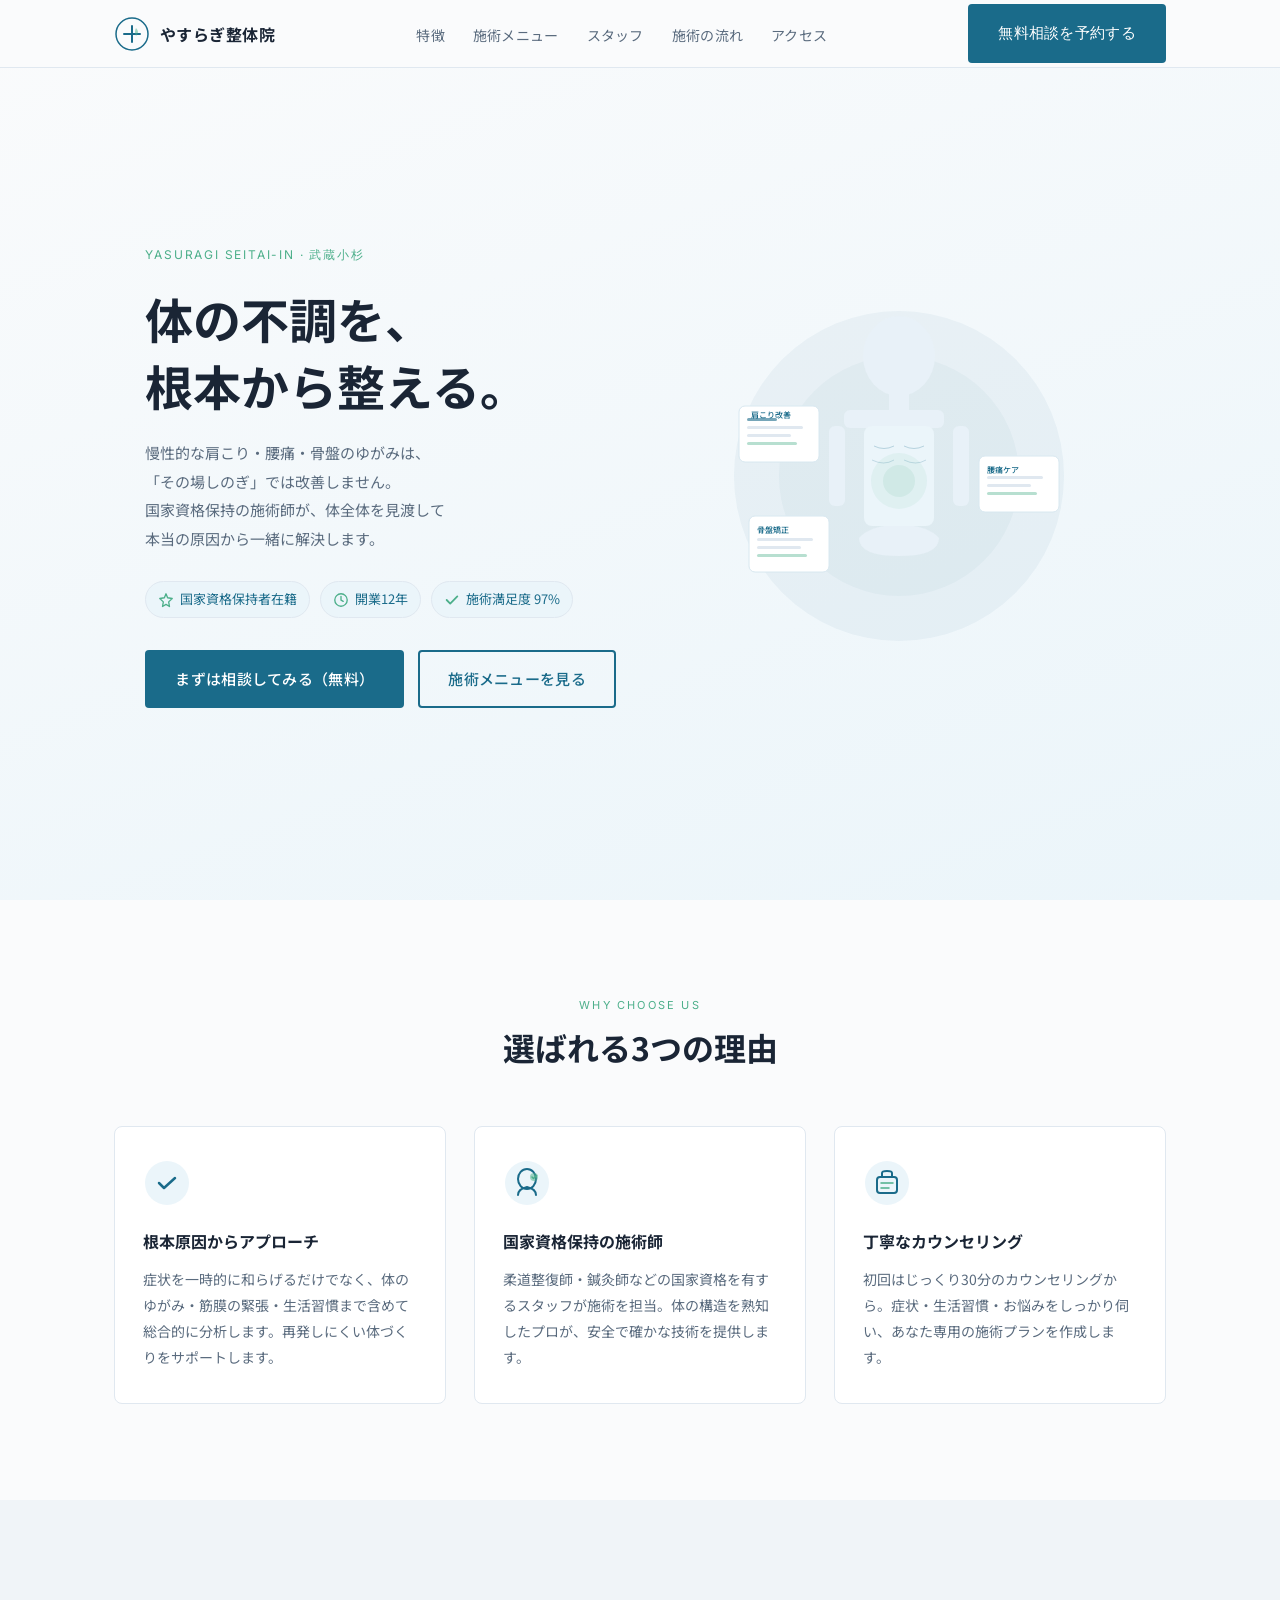
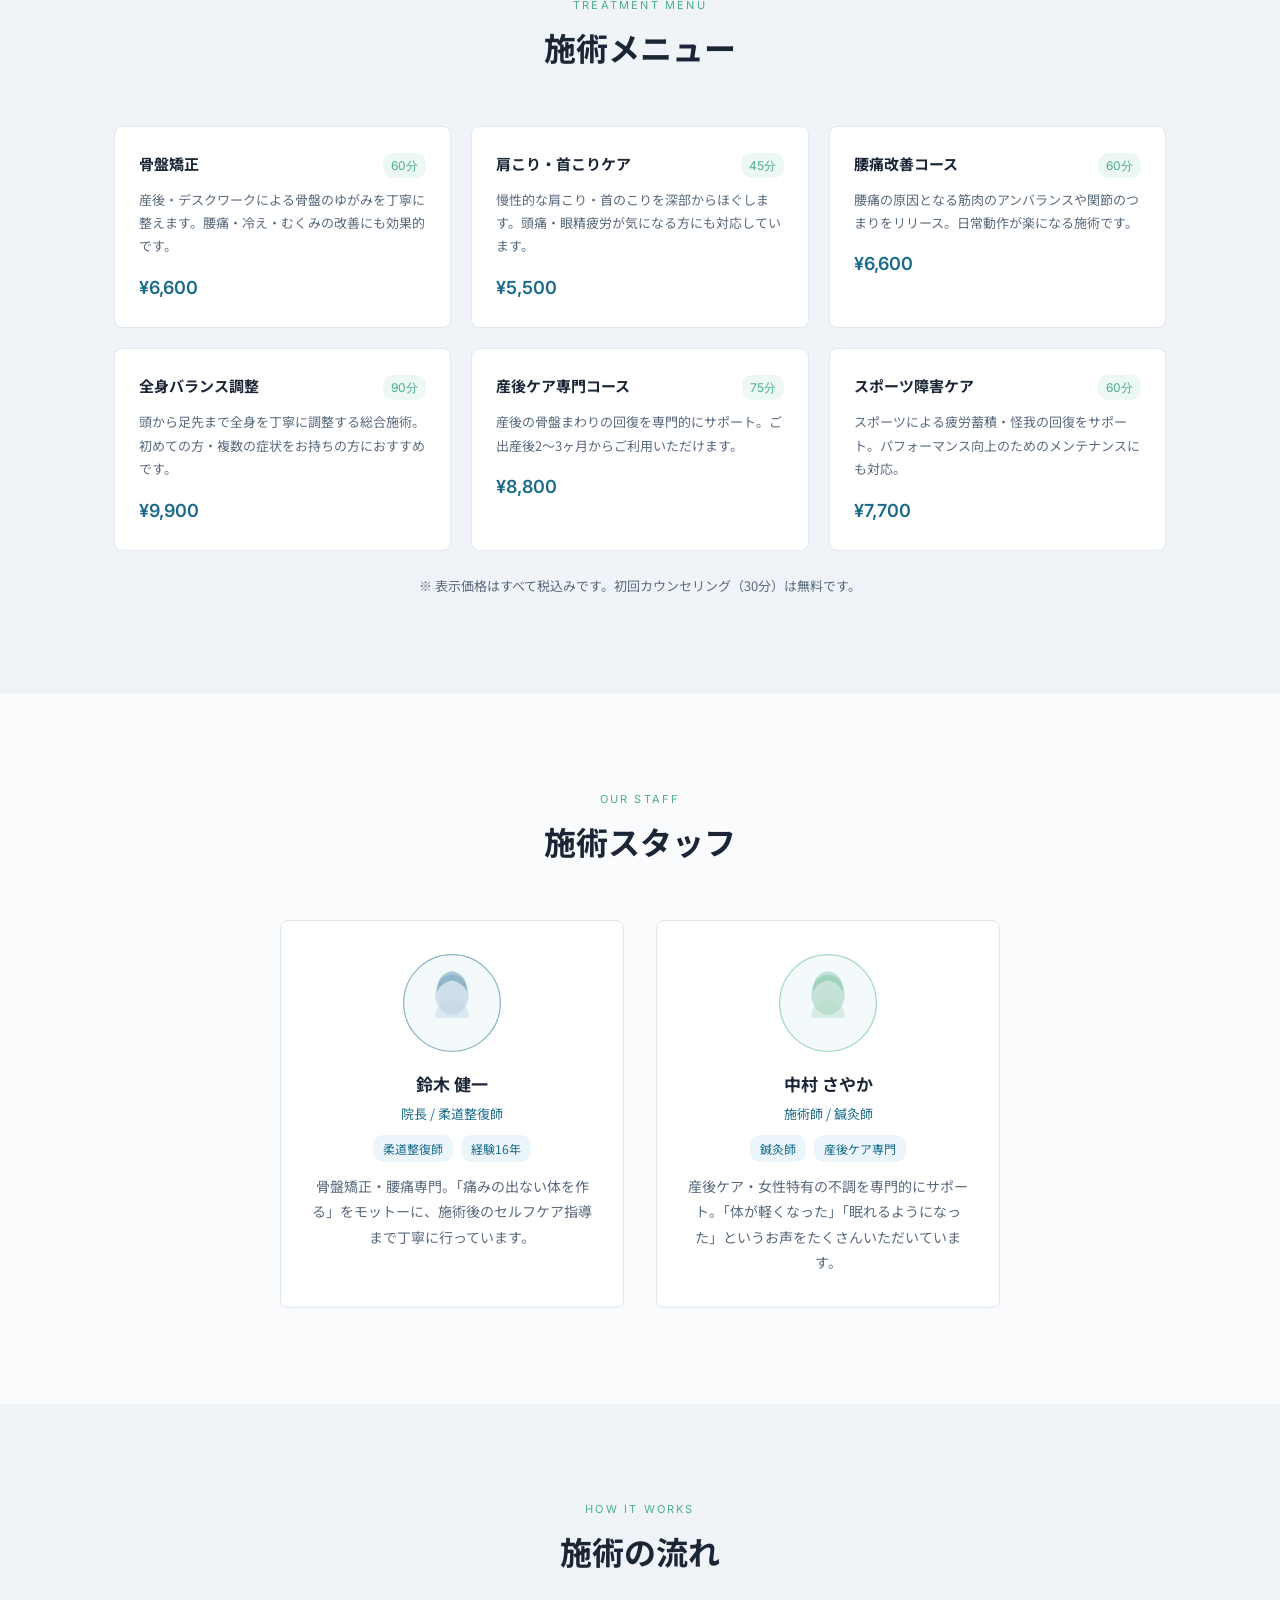
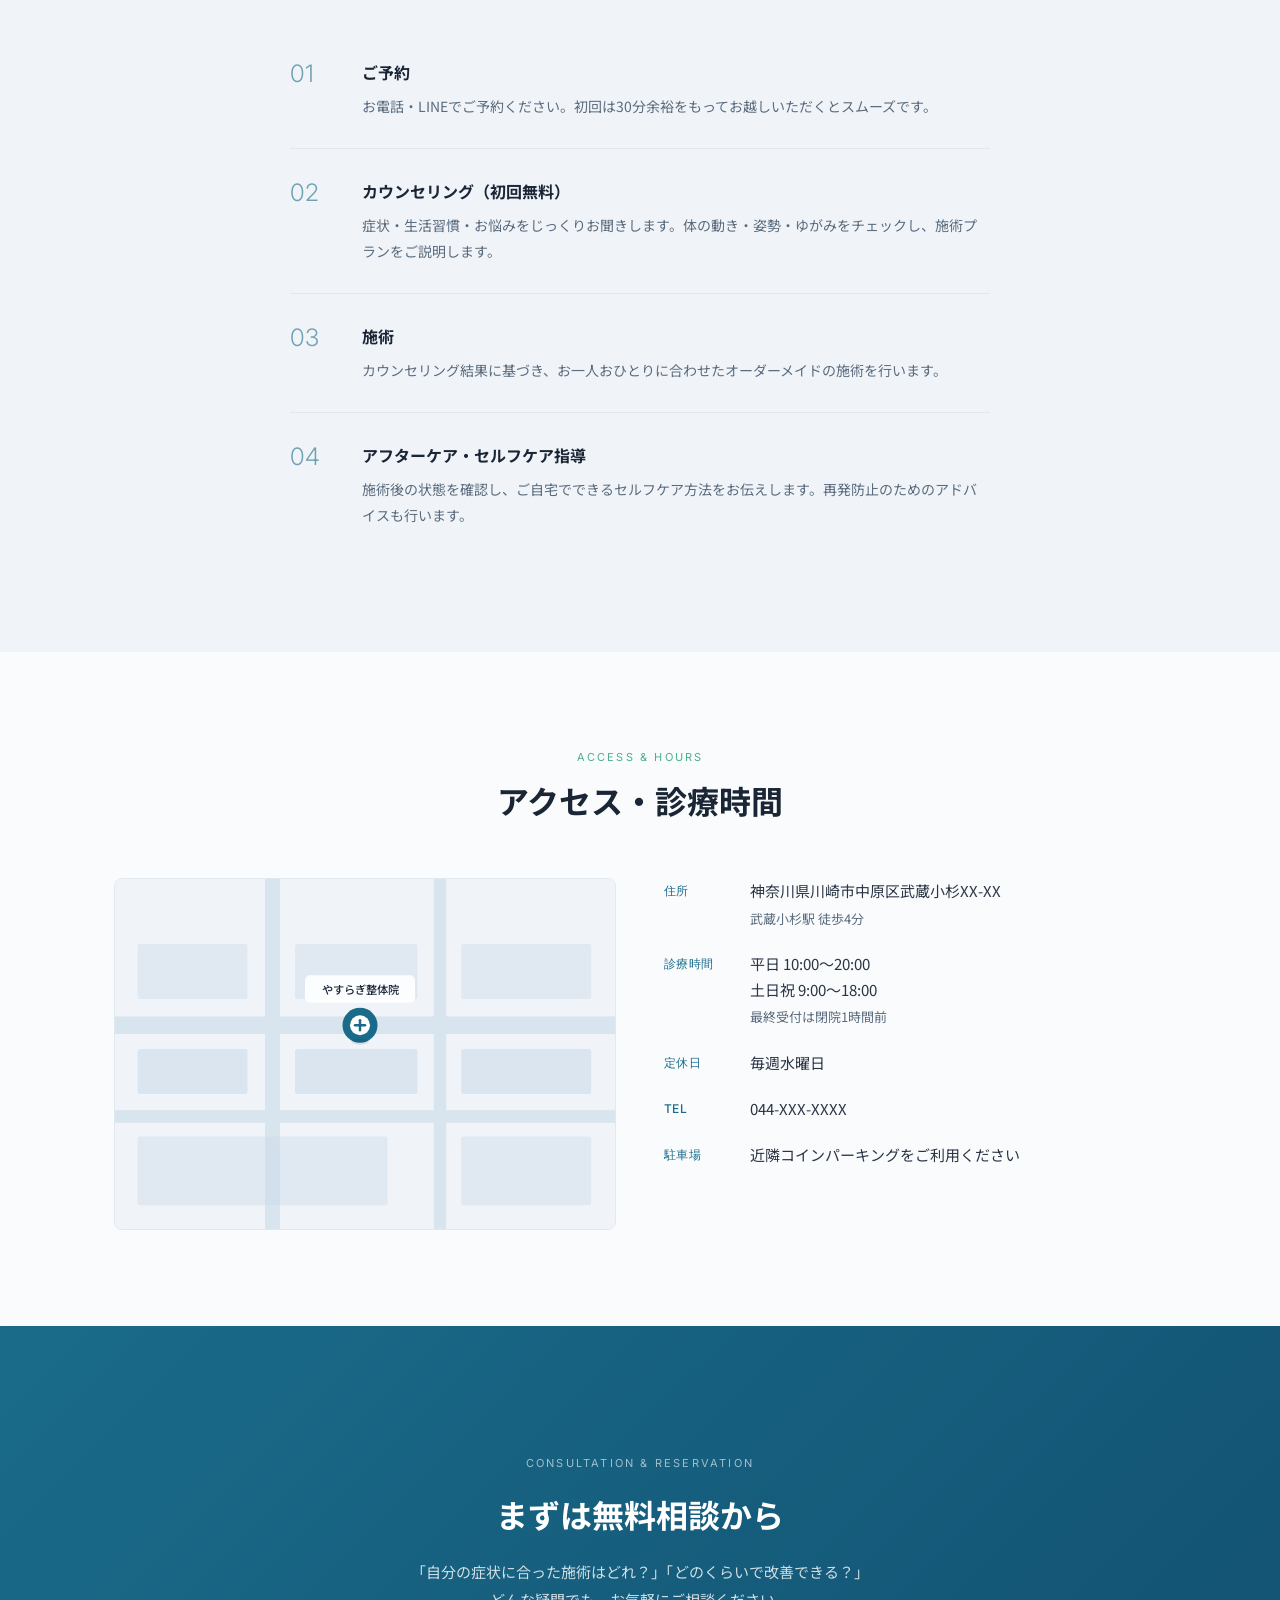
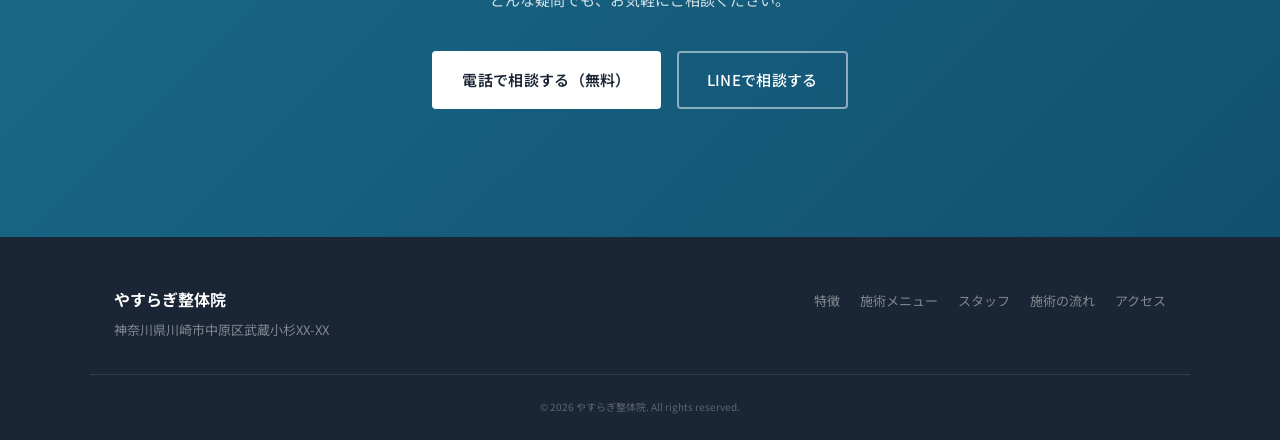
<file: demos/yasuragi/index.html>
<!DOCTYPE html>
<html lang="ja">
<head>
  <meta charset="UTF-8" />
  <meta name="viewport" content="width=device-width, initial-scale=1.0" />
  <title>やすらぎ整体院 | 武蔵小杉の整体・骨盤矯正</title>
  <meta name="description" content="武蔵小杉の整体院。肩こり・腰痛・骨盤のゆがみを根本から改善。国家資格保持の施術師が、丁寧なカウンセリングのうえ一人ひとりに合ったオーダーメイド施術を行います。" />
  <link rel="preconnect" href="https://fonts.googleapis.com" />
  <link rel="preconnect" href="https://fonts.gstatic.com" crossorigin />
  <link href="https://fonts.googleapis.com/css2?family=Noto+Sans+JP:wght@300;400;500;700&family=Inter:wght@300;400;500;600&display=swap" rel="stylesheet" />
  <link rel="stylesheet" href="style.css" />
</head>
<body>

  <!-- ===== NAVIGATION ===== -->
  <header class="site-header" id="site-header">
    <div class="nav-container container">
      <a href="#top" class="nav-logo" aria-label="やすらぎ整体院ホームへ">
        <svg class="logo-icon" viewBox="0 0 36 36" fill="none" xmlns="http://www.w3.org/2000/svg" aria-hidden="true">
          <circle cx="18" cy="18" r="16" fill="none" stroke="#1A6B8A" stroke-width="1.5"/>
          <!-- Cross / plus symbol -->
          <line x1="18" y1="10" x2="18" y2="26" stroke="#1A6B8A" stroke-width="2" stroke-linecap="round"/>
          <line x1="10" y1="18" x2="26" y2="18" stroke="#1A6B8A" stroke-width="2" stroke-linecap="round"/>
          <!-- Leaf accent -->
          <path d="M22 12 Q26 16 22 20 Q20 16 22 12Z" fill="#4CAF8A" opacity="0.5"/>
        </svg>
        <span class="logo-text">
          <span class="logo-main">やすらぎ整体院</span>
        </span>
      </a>

      <nav class="main-nav" id="main-nav" aria-label="メインナビゲーション">
        <ul class="nav-links" role="list">
          <li><a href="#features">特徴</a></li>
          <li><a href="#menu">施術メニュー</a></li>
          <li><a href="#staff">スタッフ</a></li>
          <li><a href="#flow">施術の流れ</a></li>
          <li><a href="#access">アクセス</a></li>
        </ul>
      </nav>

      <a href="#contact" class="btn btn-nav-cta">無料相談を予約する</a>

      <button class="hamburger" id="hamburger" aria-label="メニューを開く" aria-expanded="false" aria-controls="main-nav">
        <span></span><span></span><span></span>
      </button>
    </div>
  </header>

  <main id="top">

    <!-- ===== HERO ===== -->
    <section class="hero">
      <div class="container hero-container">
        <div class="hero-content">
          <p class="hero-eyebrow">Yasuragi Seitai-in · 武蔵小杉</p>
          <h1 class="hero-headline">
            体の不調を、<br />
            根本から整える。
          </h1>
          <p class="hero-subheadline">
            慢性的な肩こり・腰痛・骨盤のゆがみは、<br class="br-desktop" />
            「その場しのぎ」では改善しません。<br />
            国家資格保持の施術師が、体全体を見渡して<br class="br-desktop" />
            本当の原因から一緒に解決します。
          </p>
          <div class="hero-badges">
            <span class="badge">
              <svg viewBox="0 0 18 18" fill="none" aria-hidden="true"><path d="M9 2L10.8 6.5L16 7.3L12 11.1L12.9 16.3L9 14L5.1 16.3L6 11.1L2 7.3L7.2 6.5L9 2Z" stroke="#4CAF8A" stroke-width="1.5" stroke-linejoin="round"/></svg>
              国家資格保持者在籍
            </span>
            <span class="badge">
              <svg viewBox="0 0 18 18" fill="none" aria-hidden="true"><circle cx="9" cy="9" r="7" stroke="#4CAF8A" stroke-width="1.5"/><path d="M9 5v4l2.5 1.5" stroke="#4CAF8A" stroke-width="1.5" stroke-linecap="round"/></svg>
              開業12年
            </span>
            <span class="badge">
              <svg viewBox="0 0 18 18" fill="none" aria-hidden="true"><path d="M3 9L7 13L15 5" stroke="#4CAF8A" stroke-width="2" stroke-linecap="round" stroke-linejoin="round"/></svg>
              施術満足度 97%
            </span>
          </div>
          <div class="hero-cta-group">
            <a href="#contact" class="btn btn-primary">まずは相談してみる（無料）</a>
            <a href="#menu" class="btn btn-ghost">施術メニューを見る</a>
          </div>
        </div>

        <div class="hero-visual" aria-hidden="true">
          <svg viewBox="0 0 420 400" fill="none" xmlns="http://www.w3.org/2000/svg">
            <!-- Background shape -->
            <circle cx="210" cy="200" r="165" fill="#1A6B8A" opacity="0.05"/>
            <circle cx="210" cy="200" r="120" fill="#1A6B8A" opacity="0.04"/>

            <!-- Body outline (stylized) -->
            <!-- Head -->
            <ellipse cx="210" cy="80" rx="36" ry="40" fill="#E8F1F8"/>
            <!-- Neck -->
            <rect x="200" y="116" width="20" height="20" rx="2" fill="#E8F1F8"/>
            <!-- Spine column (central) -->
            <rect x="207" y="134" width="6" height="140" rx="3" fill="#1A6B8A" opacity="0.2"/>
            <!-- Vertebrae dots -->
            <circle cx="210" cy="145" r="5" fill="none" stroke="#1A6B8A" stroke-width="1.5" opacity="0.5"/>
            <circle cx="210" cy="165" r="5" fill="none" stroke="#1A6B8A" stroke-width="1.5" opacity="0.5"/>
            <circle cx="210" cy="185" r="5" fill="none" stroke="#1A6B8A" stroke-width="1.5" opacity="0.5"/>
            <circle cx="210" cy="205" r="5" fill="none" stroke="#1A6B8A" stroke-width="1.5" opacity="0.5"/>
            <circle cx="210" cy="225" r="5" fill="none" stroke="#1A6B8A" stroke-width="1.5" opacity="0.5"/>
            <circle cx="210" cy="245" r="5" fill="none" stroke="#1A6B8A" stroke-width="1.5" opacity="0.5"/>
            <!-- Pelvis -->
            <path d="M170 262 Q170 280 210 280 Q250 280 250 262 Q240 250 210 248 Q180 250 170 262Z" fill="#E8F1F8"/>
            <!-- Shoulder line -->
            <rect x="155" y="134" width="100" height="18" rx="6" fill="#E8F1F8"/>
            <!-- Arms -->
            <rect x="140" y="150" width="16" height="80" rx="6" fill="#E8F1F8"/>
            <rect x="264" y="150" width="16" height="80" rx="6" fill="#E8F1F8"/>
            <!-- Torso -->
            <rect x="175" y="150" width="70" height="100" rx="8" fill="#EBF5FA"/>
            <!-- Ribs suggestion -->
            <path d="M185 170 Q195 175 205 170" stroke="#1A6B8A" stroke-width="1" opacity="0.25"/>
            <path d="M215 170 Q225 175 235 170" stroke="#1A6B8A" stroke-width="1" opacity="0.25"/>
            <path d="M183 184 Q195 190 205 184" stroke="#1A6B8A" stroke-width="1" opacity="0.2"/>
            <path d="M215 184 Q227 190 237 184" stroke="#1A6B8A" stroke-width="1" opacity="0.2"/>

            <!-- Healing glow -->
            <circle cx="210" cy="205" r="28" fill="#4CAF8A" opacity="0.08"/>
            <circle cx="210" cy="205" r="16" fill="#4CAF8A" opacity="0.1"/>

            <!-- Floating cards -->
            <!-- Card: 肩こり -->
            <rect x="50" y="130" width="80" height="56" rx="6" fill="white" stroke="#D8E8F0" stroke-width="1"/>
            <rect x="58" y="142" width="30" height="3" rx="1.5" fill="#1A6B8A" opacity="0.6"/>
            <rect x="58" y="150" width="56" height="3" rx="1.5" fill="#E0E8F0"/>
            <rect x="58" y="158" width="44" height="3" rx="1.5" fill="#E0E8F0"/>
            <rect x="58" y="166" width="50" height="3" rx="1.5" fill="#4CAF8A" opacity="0.4"/>
            <text x="62" y="142" font-family="Noto Sans JP, sans-serif" font-size="8" fill="#1A6B8A" font-weight="500">肩こり改善</text>

            <!-- Card: 腰痛 -->
            <rect x="290" y="180" width="80" height="56" rx="6" fill="white" stroke="#D8E8F0" stroke-width="1"/>
            <text x="298" y="197" font-family="Noto Sans JP, sans-serif" font-size="8" fill="#1A6B8A" font-weight="500">腰痛ケア</text>
            <rect x="298" y="200" width="56" height="3" rx="1.5" fill="#E0E8F0"/>
            <rect x="298" y="208" width="44" height="3" rx="1.5" fill="#E0E8F0"/>
            <rect x="298" y="216" width="50" height="3" rx="1.5" fill="#4CAF8A" opacity="0.4"/>

            <!-- Card: 骨盤 -->
            <rect x="60" y="240" width="80" height="56" rx="6" fill="white" stroke="#D8E8F0" stroke-width="1"/>
            <text x="68" y="257" font-family="Noto Sans JP, sans-serif" font-size="8" fill="#1A6B8A" font-weight="500">骨盤矯正</text>
            <rect x="68" y="262" width="56" height="3" rx="1.5" fill="#E0E8F0"/>
            <rect x="68" y="270" width="44" height="3" rx="1.5" fill="#E0E8F0"/>
            <rect x="68" y="278" width="50" height="3" rx="1.5" fill="#4CAF8A" opacity="0.4"/>
          </svg>
        </div>
      </div>
    </section>

    <!-- ===== FEATURES ===== -->
    <section class="section" id="features">
      <div class="container">
        <div class="section-header fade-in">
          <span class="section-label">Why choose us</span>
          <h2 class="section-title">選ばれる3つの理由</h2>
        </div>
        <div class="features-grid fade-in">
          <div class="feature-card">
            <div class="feature-icon" aria-hidden="true">
              <svg viewBox="0 0 48 48" fill="none" xmlns="http://www.w3.org/2000/svg">
                <circle cx="24" cy="24" r="22" fill="#EBF5FA"/>
                <path d="M16 24 L21 29 L32 19" stroke="#1A6B8A" stroke-width="2.5" stroke-linecap="round" stroke-linejoin="round"/>
              </svg>
            </div>
            <h3 class="feature-title">根本原因からアプローチ</h3>
            <p class="feature-body">症状を一時的に和らげるだけでなく、体のゆがみ・筋膜の緊張・生活習慣まで含めて総合的に分析します。再発しにくい体づくりをサポートします。</p>
          </div>
          <div class="feature-card">
            <div class="feature-icon" aria-hidden="true">
              <svg viewBox="0 0 48 48" fill="none" xmlns="http://www.w3.org/2000/svg">
                <circle cx="24" cy="24" r="22" fill="#EBF5FA"/>
                <ellipse cx="24" cy="20" rx="9" ry="10" fill="none" stroke="#1A6B8A" stroke-width="2"/>
                <path d="M15 36 Q15 30 24 28 Q33 30 33 36" stroke="#1A6B8A" stroke-width="2" stroke-linecap="round"/>
                <circle cx="31" cy="18" r="4" fill="#4CAF8A" opacity="0.5"/>
                <path d="M29 18 L30.5 19.5 L33.5 16.5" stroke="#4CAF8A" stroke-width="1.5" stroke-linecap="round" stroke-linejoin="round"/>
              </svg>
            </div>
            <h3 class="feature-title">国家資格保持の施術師</h3>
            <p class="feature-body">柔道整復師・鍼灸師などの国家資格を有するスタッフが施術を担当。体の構造を熟知したプロが、安全で確かな技術を提供します。</p>
          </div>
          <div class="feature-card">
            <div class="feature-icon" aria-hidden="true">
              <svg viewBox="0 0 48 48" fill="none" xmlns="http://www.w3.org/2000/svg">
                <circle cx="24" cy="24" r="22" fill="#EBF5FA"/>
                <rect x="14" y="18" width="20" height="16" rx="3" fill="none" stroke="#1A6B8A" stroke-width="2"/>
                <path d="M19 18 L19 14 Q19 12 24 12 Q29 12 29 14 L29 18" stroke="#1A6B8A" stroke-width="2" stroke-linecap="round"/>
                <line x1="18" y1="24" x2="30" y2="24" stroke="#4CAF8A" stroke-width="1.5" stroke-linecap="round"/>
                <line x1="18" y1="29" x2="26" y2="29" stroke="#4CAF8A" stroke-width="1.5" stroke-linecap="round"/>
              </svg>
            </div>
            <h3 class="feature-title">丁寧なカウンセリング</h3>
            <p class="feature-body">初回はじっくり30分のカウンセリングから。症状・生活習慣・お悩みをしっかり伺い、あなた専用の施術プランを作成します。</p>
          </div>
        </div>
      </div>
    </section>

    <!-- ===== MENU ===== -->
    <section class="section section--blue-pale" id="menu">
      <div class="container">
        <div class="section-header fade-in">
          <span class="section-label">Treatment Menu</span>
          <h2 class="section-title">施術メニュー</h2>
        </div>
        <div class="menu-grid fade-in">
          <div class="menu-card">
            <div class="menu-card-header">
              <h3 class="menu-name">骨盤矯正</h3>
              <span class="menu-time">60分</span>
            </div>
            <p class="menu-desc">産後・デスクワークによる骨盤のゆがみを丁寧に整えます。腰痛・冷え・むくみの改善にも効果的です。</p>
            <p class="menu-price">¥6,600</p>
          </div>
          <div class="menu-card">
            <div class="menu-card-header">
              <h3 class="menu-name">肩こり・首こりケア</h3>
              <span class="menu-time">45分</span>
            </div>
            <p class="menu-desc">慢性的な肩こり・首のこりを深部からほぐします。頭痛・眼精疲労が気になる方にも対応しています。</p>
            <p class="menu-price">¥5,500</p>
          </div>
          <div class="menu-card">
            <div class="menu-card-header">
              <h3 class="menu-name">腰痛改善コース</h3>
              <span class="menu-time">60分</span>
            </div>
            <p class="menu-desc">腰痛の原因となる筋肉のアンバランスや関節のつまりをリリース。日常動作が楽になる施術です。</p>
            <p class="menu-price">¥6,600</p>
          </div>
          <div class="menu-card">
            <div class="menu-card-header">
              <h3 class="menu-name">全身バランス調整</h3>
              <span class="menu-time">90分</span>
            </div>
            <p class="menu-desc">頭から足先まで全身を丁寧に調整する総合施術。初めての方・複数の症状をお持ちの方におすすめです。</p>
            <p class="menu-price">¥9,900</p>
          </div>
          <div class="menu-card">
            <div class="menu-card-header">
              <h3 class="menu-name">産後ケア専門コース</h3>
              <span class="menu-time">75分</span>
            </div>
            <p class="menu-desc">産後の骨盤まわりの回復を専門的にサポート。ご出産後2〜3ヶ月からご利用いただけます。</p>
            <p class="menu-price">¥8,800</p>
          </div>
          <div class="menu-card">
            <div class="menu-card-header">
              <h3 class="menu-name">スポーツ障害ケア</h3>
              <span class="menu-time">60分</span>
            </div>
            <p class="menu-desc">スポーツによる疲労蓄積・怪我の回復をサポート。パフォーマンス向上のためのメンテナンスにも対応。</p>
            <p class="menu-price">¥7,700</p>
          </div>
        </div>
        <p class="menu-note fade-in">※ 表示価格はすべて税込みです。初回カウンセリング（30分）は無料です。</p>
      </div>
    </section>

    <!-- ===== STAFF ===== -->
    <section class="section" id="staff">
      <div class="container">
        <div class="section-header fade-in">
          <span class="section-label">Our Staff</span>
          <h2 class="section-title">施術スタッフ</h2>
        </div>
        <div class="staff-grid fade-in">
          <article class="staff-card">
            <div class="staff-avatar" aria-hidden="true">
              <svg viewBox="0 0 120 120" fill="none" xmlns="http://www.w3.org/2000/svg">
                <circle cx="60" cy="60" r="58" fill="#EBF5FA" stroke="#1A6B8A" stroke-width="1.5" opacity="0.5"/>
                <ellipse cx="60" cy="50" rx="20" ry="24" fill="#C5D8E8" opacity="0.8"/>
                <path d="M40 78 Q40 58 60 55 Q80 58 80 78" fill="#C5D8E8" opacity="0.5"/>
                <path d="M42 46 Q42 25 60 22 Q78 25 78 46 Q72 35 60 33 Q48 35 42 46Z" fill="#1A6B8A" opacity="0.35"/>
              </svg>
            </div>
            <h3 class="staff-name">鈴木 健一</h3>
            <p class="staff-role">院長 / 柔道整復師</p>
            <div class="staff-quals">
              <span class="qual-tag">柔道整復師</span>
              <span class="qual-tag">経験16年</span>
            </div>
            <p class="staff-bio">骨盤矯正・腰痛専門。「痛みの出ない体を作る」をモットーに、施術後のセルフケア指導まで丁寧に行っています。</p>
          </article>
          <article class="staff-card">
            <div class="staff-avatar" aria-hidden="true">
              <svg viewBox="0 0 120 120" fill="none" xmlns="http://www.w3.org/2000/svg">
                <circle cx="60" cy="60" r="58" fill="#EBF5FA" stroke="#4CAF8A" stroke-width="1.5" opacity="0.5"/>
                <ellipse cx="60" cy="50" rx="20" ry="24" fill="#B8DDCC" opacity="0.8"/>
                <path d="M40 78 Q40 58 60 55 Q80 58 80 78" fill="#B8DDCC" opacity="0.5"/>
                <path d="M42 46 Q42 25 60 22 Q78 25 78 46 Q72 35 60 33 Q48 35 42 46Z" fill="#4CAF8A" opacity="0.3"/>
              </svg>
            </div>
            <h3 class="staff-name">中村 さやか</h3>
            <p class="staff-role">施術師 / 鍼灸師</p>
            <div class="staff-quals">
              <span class="qual-tag">鍼灸師</span>
              <span class="qual-tag">産後ケア専門</span>
            </div>
            <p class="staff-bio">産後ケア・女性特有の不調を専門的にサポート。「体が軽くなった」「眠れるようになった」というお声をたくさんいただいています。</p>
          </article>
        </div>
      </div>
    </section>

    <!-- ===== FLOW ===== -->
    <section class="section section--blue-pale" id="flow">
      <div class="container">
        <div class="section-header fade-in">
          <span class="section-label">How it works</span>
          <h2 class="section-title">施術の流れ</h2>
        </div>
        <ol class="flow-list fade-in" role="list">
          <li class="flow-item">
            <span class="flow-num" aria-hidden="true">01</span>
            <div class="flow-content">
              <h3 class="flow-title">ご予約</h3>
              <p class="flow-body">お電話・LINEでご予約ください。初回は30分余裕をもってお越しいただくとスムーズです。</p>
            </div>
          </li>
          <li class="flow-item">
            <span class="flow-num" aria-hidden="true">02</span>
            <div class="flow-content">
              <h3 class="flow-title">カウンセリング（初回無料）</h3>
              <p class="flow-body">症状・生活習慣・お悩みをじっくりお聞きします。体の動き・姿勢・ゆがみをチェックし、施術プランをご説明します。</p>
            </div>
          </li>
          <li class="flow-item">
            <span class="flow-num" aria-hidden="true">03</span>
            <div class="flow-content">
              <h3 class="flow-title">施術</h3>
              <p class="flow-body">カウンセリング結果に基づき、お一人おひとりに合わせたオーダーメイドの施術を行います。</p>
            </div>
          </li>
          <li class="flow-item">
            <span class="flow-num" aria-hidden="true">04</span>
            <div class="flow-content">
              <h3 class="flow-title">アフターケア・セルフケア指導</h3>
              <p class="flow-body">施術後の状態を確認し、ご自宅でできるセルフケア方法をお伝えします。再発防止のためのアドバイスも行います。</p>
            </div>
          </li>
        </ol>
      </div>
    </section>

    <!-- ===== ACCESS ===== -->
    <section class="section" id="access">
      <div class="container">
        <div class="section-header fade-in">
          <span class="section-label">Access &amp; Hours</span>
          <h2 class="section-title">アクセス・診療時間</h2>
        </div>
        <div class="access-grid fade-in">
          <div class="access-map" aria-label="地図">
            <svg viewBox="0 0 400 280" fill="none" xmlns="http://www.w3.org/2000/svg" role="img" aria-label="武蔵小杉周辺地図">
              <rect width="400" height="280" fill="#F0F4F8"/>
              <!-- Streets -->
              <rect x="0" y="110" width="400" height="14" fill="#D8E4EE"/>
              <rect x="0" y="185" width="400" height="10" fill="#D8E4EE"/>
              <rect x="120" y="0" width="12" height="280" fill="#D8E4EE"/>
              <rect x="255" y="0" width="10" height="280" fill="#D8E4EE"/>
              <!-- Blocks -->
              <rect x="18" y="136" width="88" height="36" rx="2" fill="#C8D8E8" opacity="0.5"/>
              <rect x="144" y="136" width="98" height="36" rx="2" fill="#C8D8E8" opacity="0.5"/>
              <rect x="18" y="52" width="88" height="44" rx="2" fill="#C8D8E8" opacity="0.4"/>
              <rect x="144" y="52" width="98" height="44" rx="2" fill="#C8D8E8" opacity="0.4"/>
              <rect x="277" y="52" width="104" height="44" rx="2" fill="#C8D8E8" opacity="0.4"/>
              <rect x="277" y="136" width="104" height="36" rx="2" fill="#C8D8E8" opacity="0.5"/>
              <rect x="18" y="206" width="200" height="55" rx="2" fill="#C8D8E8" opacity="0.4"/>
              <rect x="277" y="206" width="104" height="55" rx="2" fill="#C8D8E8" opacity="0.4"/>
              <!-- Clinic marker -->
              <circle cx="196" cy="117" r="14" fill="#1A6B8A"/>
              <circle cx="196" cy="117" r="8" fill="white"/>
              <line x1="196" y1="113" x2="196" y2="121" stroke="#1A6B8A" stroke-width="2" stroke-linecap="round"/>
              <line x1="192" y1="117" x2="200" y2="117" stroke="#1A6B8A" stroke-width="2" stroke-linecap="round"/>
              <ellipse cx="196" cy="130" rx="7" ry="2.5" fill="#1A2535" opacity="0.1"/>
              <!-- Label -->
              <rect x="152" y="77" width="88" height="22" rx="4" fill="white" opacity="0.9"/>
              <text x="196" y="92" font-family="Noto Sans JP, sans-serif" font-size="9" fill="#1A2535" text-anchor="middle" font-weight="500">やすらぎ整体院</text>
            </svg>
          </div>
          <div class="access-info">
            <dl class="info-list">
              <div class="info-row">
                <dt>住所</dt>
                <dd>神奈川県川崎市中原区武蔵小杉XX-XX<br /><span class="info-sub">武蔵小杉駅 徒歩4分</span></dd>
              </div>
              <div class="info-row">
                <dt>診療時間</dt>
                <dd>
                  平日 10:00〜20:00<br />
                  土日祝 9:00〜18:00<br />
                  <span class="info-sub">最終受付は閉院1時間前</span>
                </dd>
              </div>
              <div class="info-row">
                <dt>定休日</dt>
                <dd>毎週水曜日</dd>
              </div>
              <div class="info-row">
                <dt>TEL</dt>
                <dd>044-XXX-XXXX</dd>
              </div>
              <div class="info-row">
                <dt>駐車場</dt>
                <dd>近隣コインパーキングをご利用ください</dd>
              </div>
            </dl>
          </div>
        </div>
      </div>
    </section>

    <!-- ===== CONTACT / CTA ===== -->
    <section class="section section--blue" id="contact">
      <div class="container">
        <div class="contact-inner fade-in">
          <span class="section-label-light">Consultation &amp; Reservation</span>
          <h2 class="contact-title">まずは無料相談から</h2>
          <p class="contact-body">「自分の症状に合った施術はどれ？」「どのくらいで改善できる？」<br />どんな疑問でも、お気軽にご相談ください。</p>
          <div class="contact-buttons">
            <a href="tel:044-XXX-XXXX" class="btn btn-contact-primary">電話で相談する（無料）</a>
            <a href="#" class="btn btn-contact-outline">LINEで相談する</a>
          </div>
        </div>
      </div>
    </section>

  </main>

  <!-- ===== FOOTER ===== -->
  <footer class="site-footer">
    <div class="container footer-inner">
      <div class="footer-brand">
        <p class="footer-logo">やすらぎ整体院</p>
        <p class="footer-address">神奈川県川崎市中原区武蔵小杉XX-XX</p>
      </div>
      <nav class="footer-nav" aria-label="フッターナビゲーション">
        <ul role="list">
          <li><a href="#features">特徴</a></li>
          <li><a href="#menu">施術メニュー</a></li>
          <li><a href="#staff">スタッフ</a></li>
          <li><a href="#flow">施術の流れ</a></li>
          <li><a href="#access">アクセス</a></li>
        </ul>
      </nav>
    </div>
    <p class="footer-copy"><small>© 2026 やすらぎ整体院. All rights reserved.</small></p>
  </footer>

  <script src="main.js"></script>
</body>
</html>
</file>
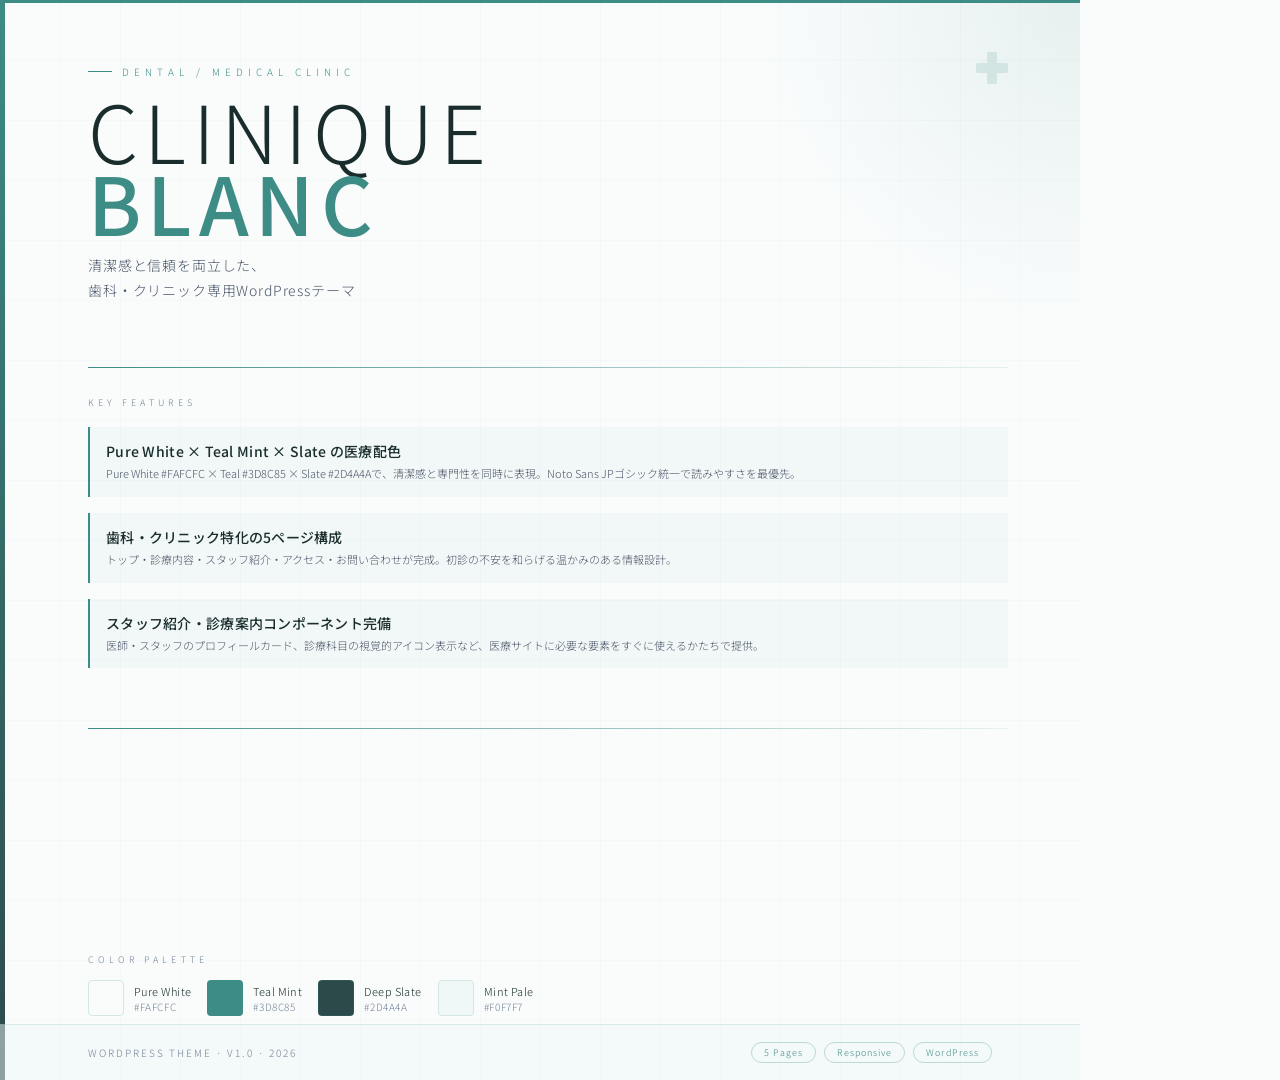
<file: clinique-blanc.html>
<!DOCTYPE html>
<html lang="ja">
<head>
<meta charset="UTF-8">
<meta name="viewport" content="width=1080">
<title>CLINIQUE BLANC — Achievement Card 1080×1080</title>
<link rel="preconnect" href="https://fonts.googleapis.com">
<link href="https://fonts.googleapis.com/css2?family=Noto+Sans+JP:wght@300;400;500&display=swap" rel="stylesheet">
<style>
  * { margin: 0; padding: 0; box-sizing: border-box; }

  body {
    width: 1080px;
    height: 1080px;
    overflow: hidden;
    background: #FAFCFC;
    font-family: 'Noto Sans JP', sans-serif;
  }

  .canvas {
    width: 1080px;
    height: 1080px;
    position: relative;
    background: #FAFCFC;
  }

  /* 背景装飾 - 医療の清潔感 */
  .bg-cross-pattern {
    position: absolute;
    inset: 0;
    background-image:
      linear-gradient(rgba(61,140,133,0.03) 1px, transparent 1px),
      linear-gradient(90deg, rgba(61,140,133,0.03) 1px, transparent 1px);
    background-size: 60px 60px;
  }

  /* 右上ティールグラデーション */
  .teal-gradient {
    position: absolute;
    top: 0;
    right: 0;
    width: 360px;
    height: 360px;
    background: radial-gradient(ellipse at top right, rgba(61,140,133,0.1) 0%, transparent 65%);
  }

  /* 上部ティールライン */
  .teal-line {
    position: absolute;
    top: 0;
    left: 0;
    right: 0;
    height: 3px;
    background: #3D8C85;
  }

  /* 左端ホワイトスペース（意図的な余白） */
  .left-accent {
    position: absolute;
    left: 0;
    top: 0;
    bottom: 0;
    width: 5px;
    background: linear-gradient(180deg, #3D8C85 0%, #2D4A4A 100%);
  }

  /* 医療十字マーク */
  .medical-cross {
    position: absolute;
    top: 52px;
    right: 72px;
    width: 32px;
    height: 32px;
    opacity: 0.15;
  }
  .medical-cross::before,
  .medical-cross::after {
    content: '';
    position: absolute;
    background: #3D8C85;
    border-radius: 2px;
  }
  .medical-cross::before {
    width: 32px; height: 10px;
    top: 11px; left: 0;
  }
  .medical-cross::after {
    width: 10px; height: 32px;
    top: 0; left: 11px;
  }

  /* メインコンテンツ */
  .main {
    position: absolute;
    inset: 0;
    padding: 64px 72px 64px 88px;
    display: flex;
    flex-direction: column;
    z-index: 5;
  }

  /* ヘッダー部 */
  .card-header {
    margin-bottom: 36px;
  }

  .category-label {
    font-size: 10px;
    font-weight: 300;
    letter-spacing: 0.5em;
    color: #3D8C85;
    text-transform: uppercase;
    margin-bottom: 14px;
    display: flex;
    align-items: center;
    gap: 10px;
  }

  .category-label::before {
    content: '';
    display: inline-block;
    width: 24px;
    height: 1px;
    background: #3D8C85;
  }

  .theme-name {
    font-size: 80px;
    font-weight: 300;
    color: #1A2D2D;
    letter-spacing: 0.08em;
    line-height: 0.9;
    margin-bottom: 8px;
  }

  .theme-name span {
    font-weight: 500;
    color: #3D8C85;
  }

  .theme-tagline {
    font-size: 14px;
    font-weight: 300;
    color: #4A5568;
    letter-spacing: 0.06em;
    line-height: 1.8;
    margin-top: 16px;
  }

  /* 区切り線 */
  .divider {
    width: 100%;
    height: 1px;
    background: linear-gradient(90deg, #3D8C85 0%, rgba(61,140,133,0.1) 100%);
    margin: 28px 0;
  }

  /* 主要機能 */
  .features {
    margin-bottom: 32px;
  }

  .features-title {
    font-size: 9px;
    font-weight: 300;
    letter-spacing: 0.45em;
    color: #718096;
    text-transform: uppercase;
    margin-bottom: 18px;
  }

  .feature-list {
    display: flex;
    flex-direction: column;
    gap: 16px;
  }

  .feature-item {
    display: flex;
    align-items: flex-start;
    gap: 16px;
    padding: 14px 16px;
    background: rgba(61,140,133,0.04);
    border-left: 2px solid #3D8C85;
  }

  .feature-text { flex: 1; }

  .feature-title {
    font-size: 14px;
    font-weight: 500;
    color: #1A2D2D;
    margin-bottom: 3px;
    letter-spacing: 0.02em;
  }

  .feature-desc {
    font-size: 11px;
    font-weight: 300;
    color: #4A5568;
    line-height: 1.7;
  }

  /* カラーパレット */
  .palette-section {
    margin-top: auto;
  }

  .palette-title {
    font-size: 9px;
    font-weight: 300;
    letter-spacing: 0.45em;
    color: #718096;
    text-transform: uppercase;
    margin-bottom: 14px;
  }

  .palette-row {
    display: flex;
    gap: 16px;
    align-items: center;
  }

  .palette-item {
    display: flex;
    align-items: center;
    gap: 10px;
  }

  .palette-swatch {
    width: 36px;
    height: 36px;
    border-radius: 4px;
    border: 1px solid rgba(61,140,133,0.2);
  }

  .palette-info { display: flex; flex-direction: column; }

  .palette-name {
    font-size: 11px;
    font-weight: 300;
    color: #1A2D2D;
    letter-spacing: 0.04em;
  }

  .palette-hex {
    font-size: 10px;
    font-weight: 300;
    color: #718096;
    letter-spacing: 0.06em;
  }

  /* フッター */
  .card-footer {
    position: absolute;
    bottom: 0;
    left: 0;
    right: 0;
    height: 56px;
    border-top: 1px solid rgba(61,140,133,0.15);
    display: flex;
    align-items: center;
    justify-content: space-between;
    padding: 0 88px 0 88px;
    z-index: 10;
    background: rgba(240,247,247,0.5);
  }

  .footer-label {
    font-size: 10px;
    font-weight: 300;
    color: #718096;
    letter-spacing: 0.2em;
    text-transform: uppercase;
  }

  .footer-badge {
    display: flex;
    gap: 8px;
  }

  .f-badge {
    font-size: 9px;
    font-weight: 300;
    color: #3D8C85;
    padding: 3px 12px;
    border: 1px solid rgba(61,140,133,0.3);
    border-radius: 9999px;
    letter-spacing: 0.12em;
  }
</style>
</head>
<body>
<div class="canvas">
  <div class="bg-cross-pattern"></div>
  <div class="teal-gradient"></div>
  <div class="teal-line"></div>
  <div class="left-accent"></div>
  <div class="medical-cross"></div>

  <div class="main">
    <div class="card-header">
      <div class="category-label">Dental / Medical Clinic</div>
      <div class="theme-name">CLINIQUE<br><span>BLANC</span></div>
      <div class="theme-tagline">清潔感と信頼を両立した、<br>歯科・クリニック専用WordPressテーマ</div>
    </div>

    <div class="divider"></div>

    <div class="features">
      <div class="features-title">Key Features</div>
      <div class="feature-list">
        <div class="feature-item">
          <div class="feature-text">
            <div class="feature-title">Pure White × Teal Mint × Slate の医療配色</div>
            <div class="feature-desc">Pure White #FAFCFC × Teal #3D8C85 × Slate #2D4A4Aで、清潔感と専門性を同時に表現。Noto Sans JPゴシック統一で読みやすさを最優先。</div>
          </div>
        </div>
        <div class="feature-item">
          <div class="feature-text">
            <div class="feature-title">歯科・クリニック特化の5ページ構成</div>
            <div class="feature-desc">トップ・診療内容・スタッフ紹介・アクセス・お問い合わせが完成。初診の不安を和らげる温かみのある情報設計。</div>
          </div>
        </div>
        <div class="feature-item">
          <div class="feature-text">
            <div class="feature-title">スタッフ紹介・診療案内コンポーネント完備</div>
            <div class="feature-desc">医師・スタッフのプロフィールカード、診療科目の視覚的アイコン表示など、医療サイトに必要な要素をすぐに使えるかたちで提供。</div>
          </div>
        </div>
      </div>
    </div>

    <div class="divider"></div>

    <div class="palette-section">
      <div class="palette-title">Color Palette</div>
      <div class="palette-row">
        <div class="palette-item">
          <div class="palette-swatch" style="background:#FAFCFC;border:1px solid #D1E8E7;"></div>
          <div class="palette-info">
            <div class="palette-name">Pure White</div>
            <div class="palette-hex">#FAFCFC</div>
          </div>
        </div>
        <div class="palette-item">
          <div class="palette-swatch" style="background:#3D8C85;"></div>
          <div class="palette-info">
            <div class="palette-name">Teal Mint</div>
            <div class="palette-hex">#3D8C85</div>
          </div>
        </div>
        <div class="palette-item">
          <div class="palette-swatch" style="background:#2D4A4A;"></div>
          <div class="palette-info">
            <div class="palette-name">Deep Slate</div>
            <div class="palette-hex">#2D4A4A</div>
          </div>
        </div>
        <div class="palette-item">
          <div class="palette-swatch" style="background:#F0F7F7;border:1px solid #D1E8E7;"></div>
          <div class="palette-info">
            <div class="palette-name">Mint Pale</div>
            <div class="palette-hex">#F0F7F7</div>
          </div>
        </div>
      </div>
    </div>
  </div>

  <div class="card-footer">
    <div class="footer-label">WordPress Theme · v1.0 · 2026</div>
    <div class="footer-badge">
      <div class="f-badge">5 Pages</div>
      <div class="f-badge">Responsive</div>
      <div class="f-badge">WordPress</div>
    </div>
  </div>

</div>
</body>
</html>
</file>
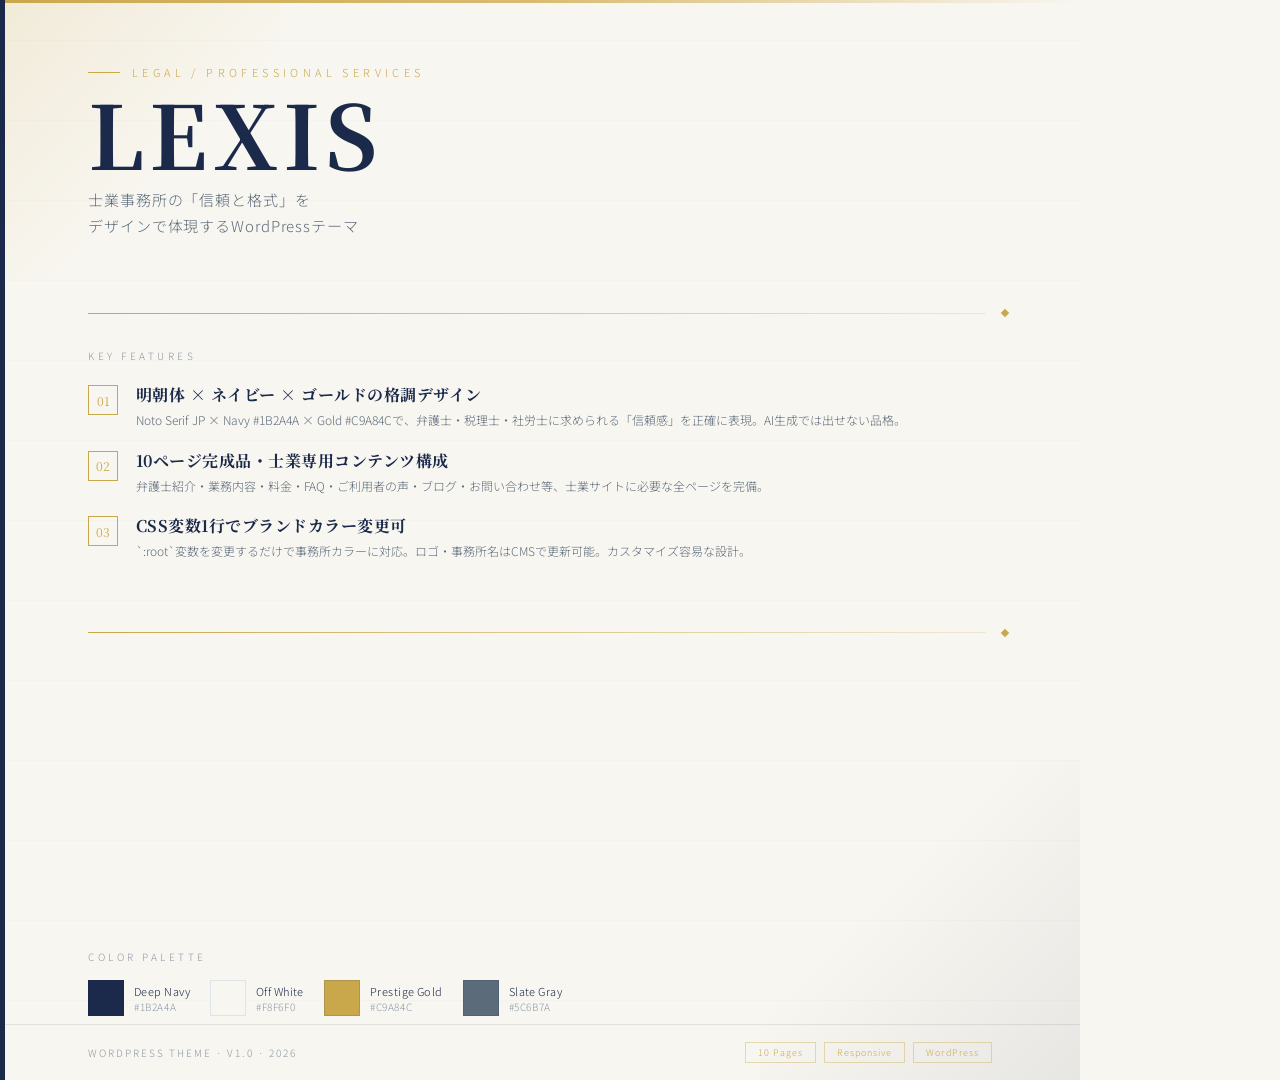
<file: lexis-law.html>
<!DOCTYPE html>
<html lang="ja">
<head>
<meta charset="UTF-8">
<meta name="viewport" content="width=1080">
<title>LEXIS — Achievement Card 1080×1080</title>
<link rel="preconnect" href="https://fonts.googleapis.com">
<link href="https://fonts.googleapis.com/css2?family=Noto+Serif+JP:wght@400;700&family=Noto+Sans+JP:wght@300;400&display=swap" rel="stylesheet">
<style>
  * { margin: 0; padding: 0; box-sizing: border-box; }

  body {
    width: 1080px;
    height: 1080px;
    overflow: hidden;
    background: #F8F6F0;
    font-family: 'Noto Sans JP', sans-serif;
  }

  .canvas {
    width: 1080px;
    height: 1080px;
    position: relative;
    background: #F8F6F0;
  }

  /* 背景装飾 */
  .bg-texture {
    position: absolute;
    inset: 0;
    background-image:
      repeating-linear-gradient(
        0deg,
        transparent,
        transparent 79px,
        rgba(27, 42, 74, 0.04) 80px
      );
  }

  /* 左上ゴールドアクセント */
  .accent-corner {
    position: absolute;
    top: 0;
    left: 0;
    width: 280px;
    height: 280px;
    background: linear-gradient(135deg, rgba(201,168,76,0.15) 0%, transparent 60%);
  }

  /* 右下ネイビーグロー */
  .navy-corner {
    position: absolute;
    bottom: 0;
    right: 0;
    width: 320px;
    height: 320px;
    background: linear-gradient(315deg, rgba(27,42,74,0.08) 0%, transparent 60%);
  }

  /* 上部ゴールドライン */
  .gold-line-top {
    position: absolute;
    top: 0;
    left: 0;
    right: 0;
    height: 3px;
    background: linear-gradient(90deg, #C9A84C 0%, #D9BC72 50%, transparent 100%);
  }

  /* 左端ネイビーバー */
  .navy-bar {
    position: absolute;
    left: 0;
    top: 0;
    bottom: 0;
    width: 5px;
    background: #1B2A4A;
  }

  /* メインコンテンツ */
  .main {
    position: absolute;
    inset: 0;
    padding: 64px 72px 64px 88px;
    display: flex;
    flex-direction: column;
    z-index: 5;
  }

  /* ヘッダー部 */
  .card-header {
    margin-bottom: 40px;
  }

  .category-label {
    font-family: 'Noto Sans JP', sans-serif;
    font-weight: 300;
    font-size: 11px;
    letter-spacing: 0.4em;
    color: #C9A84C;
    text-transform: uppercase;
    margin-bottom: 14px;
    display: flex;
    align-items: center;
    gap: 12px;
  }

  .category-label::before {
    content: '';
    display: inline-block;
    width: 32px;
    height: 1px;
    background: #C9A84C;
  }

  .theme-name {
    font-family: 'Noto Serif JP', serif;
    font-size: 88px;
    font-weight: 700;
    color: #1B2A4A;
    letter-spacing: 0.06em;
    line-height: 0.88;
    margin-bottom: 16px;
  }

  .theme-tagline {
    font-family: 'Noto Sans JP', sans-serif;
    font-weight: 300;
    font-size: 15px;
    color: #5C6B7A;
    letter-spacing: 0.06em;
    line-height: 1.7;
  }

  /* ゴールド区切り線 */
  .divider {
    display: flex;
    align-items: center;
    gap: 16px;
    margin: 32px 0;
  }

  .divider-line {
    flex: 1;
    height: 1px;
    background: linear-gradient(90deg, #C9A84C, rgba(201,168,76,0.2));
  }

  .divider-diamond {
    width: 6px;
    height: 6px;
    background: #C9A84C;
    transform: rotate(45deg);
    flex-shrink: 0;
  }

  /* 主要機能3点 */
  .features {
    margin-bottom: 36px;
  }

  .features-title {
    font-size: 10px;
    font-weight: 300;
    letter-spacing: 0.35em;
    color: #8A97A5;
    text-transform: uppercase;
    margin-bottom: 20px;
  }

  .feature-list {
    display: flex;
    flex-direction: column;
    gap: 18px;
  }

  .feature-item {
    display: flex;
    align-items: flex-start;
    gap: 18px;
  }

  .feature-num {
    width: 30px;
    height: 30px;
    border: 1px solid #C9A84C;
    display: flex;
    align-items: center;
    justify-content: center;
    font-family: 'Noto Serif JP', serif;
    font-size: 12px;
    color: #C9A84C;
    flex-shrink: 0;
    margin-top: 2px;
  }

  .feature-text { flex: 1; }

  .feature-title {
    font-family: 'Noto Serif JP', serif;
    font-size: 16px;
    font-weight: 700;
    color: #1B2A4A;
    margin-bottom: 4px;
    letter-spacing: 0.03em;
  }

  .feature-desc {
    font-size: 12px;
    font-weight: 300;
    color: #5C6B7A;
    line-height: 1.7;
  }

  /* カラーパレット */
  .palette-section {
    margin-top: auto;
  }

  .palette-title {
    font-size: 10px;
    font-weight: 300;
    letter-spacing: 0.35em;
    color: #8A97A5;
    text-transform: uppercase;
    margin-bottom: 16px;
  }

  .palette-row {
    display: flex;
    gap: 20px;
    align-items: center;
  }

  .palette-item {
    display: flex;
    align-items: center;
    gap: 10px;
  }

  .palette-swatch {
    width: 36px;
    height: 36px;
    border: 1px solid rgba(27,42,74,0.15);
  }

  .palette-info { display: flex; flex-direction: column; }

  .palette-name {
    font-size: 11px;
    font-weight: 300;
    color: #1B2A4A;
    letter-spacing: 0.04em;
  }

  .palette-hex {
    font-size: 10px;
    font-weight: 300;
    color: #8A97A5;
    letter-spacing: 0.06em;
  }

  /* フッター */
  .card-footer {
    position: absolute;
    bottom: 0;
    left: 0;
    right: 0;
    height: 56px;
    border-top: 1px solid rgba(27,42,74,0.1);
    display: flex;
    align-items: center;
    justify-content: space-between;
    padding: 0 88px 0 88px;
    z-index: 10;
  }

  .footer-label {
    font-size: 10px;
    font-weight: 300;
    color: #8A97A5;
    letter-spacing: 0.2em;
    text-transform: uppercase;
  }

  .footer-badge {
    display: flex;
    gap: 8px;
  }

  .f-badge {
    font-size: 9px;
    font-weight: 300;
    color: #C9A84C;
    padding: 3px 12px;
    border: 1px solid rgba(201,168,76,0.4);
    letter-spacing: 0.12em;
  }
</style>
</head>
<body>
<div class="canvas">
  <div class="bg-texture"></div>
  <div class="accent-corner"></div>
  <div class="navy-corner"></div>
  <div class="gold-line-top"></div>
  <div class="navy-bar"></div>

  <div class="main">
    <div class="card-header">
      <div class="category-label">Legal / Professional Services</div>
      <div class="theme-name">LEXIS</div>
      <div class="theme-tagline">士業事務所の「信頼と格式」を<br>デザインで体現するWordPressテーマ</div>
    </div>

    <div class="divider">
      <div class="divider-line"></div>
      <div class="divider-diamond"></div>
    </div>

    <div class="features">
      <div class="features-title">Key Features</div>
      <div class="feature-list">
        <div class="feature-item">
          <div class="feature-num">01</div>
          <div class="feature-text">
            <div class="feature-title">明朝体 × ネイビー × ゴールドの格調デザイン</div>
            <div class="feature-desc">Noto Serif JP × Navy #1B2A4A × Gold #C9A84Cで、弁護士・税理士・社労士に求められる「信頼感」を正確に表現。AI生成では出せない品格。</div>
          </div>
        </div>
        <div class="feature-item">
          <div class="feature-num">02</div>
          <div class="feature-text">
            <div class="feature-title">10ページ完成品・士業専用コンテンツ構成</div>
            <div class="feature-desc">弁護士紹介・業務内容・料金・FAQ・ご利用者の声・ブログ・お問い合わせ等、士業サイトに必要な全ページを完備。</div>
          </div>
        </div>
        <div class="feature-item">
          <div class="feature-num">03</div>
          <div class="feature-text">
            <div class="feature-title">CSS変数1行でブランドカラー変更可</div>
            <div class="feature-desc">`:root`変数を変更するだけで事務所カラーに対応。ロゴ・事務所名はCMSで更新可能。カスタマイズ容易な設計。</div>
          </div>
        </div>
      </div>
    </div>

    <div class="divider">
      <div class="divider-line"></div>
      <div class="divider-diamond"></div>
    </div>

    <div class="palette-section">
      <div class="palette-title">Color Palette</div>
      <div class="palette-row">
        <div class="palette-item">
          <div class="palette-swatch" style="background:#1B2A4A;"></div>
          <div class="palette-info">
            <div class="palette-name">Deep Navy</div>
            <div class="palette-hex">#1B2A4A</div>
          </div>
        </div>
        <div class="palette-item">
          <div class="palette-swatch" style="background:#F8F6F0;border:1px solid #DDE3EA;"></div>
          <div class="palette-info">
            <div class="palette-name">Off White</div>
            <div class="palette-hex">#F8F6F0</div>
          </div>
        </div>
        <div class="palette-item">
          <div class="palette-swatch" style="background:#C9A84C;"></div>
          <div class="palette-info">
            <div class="palette-name">Prestige Gold</div>
            <div class="palette-hex">#C9A84C</div>
          </div>
        </div>
        <div class="palette-item">
          <div class="palette-swatch" style="background:#5C6B7A;"></div>
          <div class="palette-info">
            <div class="palette-name">Slate Gray</div>
            <div class="palette-hex">#5C6B7A</div>
          </div>
        </div>
      </div>
    </div>
  </div>

  <div class="card-footer">
    <div class="footer-label">WordPress Theme · v1.0 · 2026</div>
    <div class="footer-badge">
      <div class="f-badge">10 Pages</div>
      <div class="f-badge">Responsive</div>
      <div class="f-badge">WordPress</div>
    </div>
  </div>

</div>
</body>
</html>
</file>
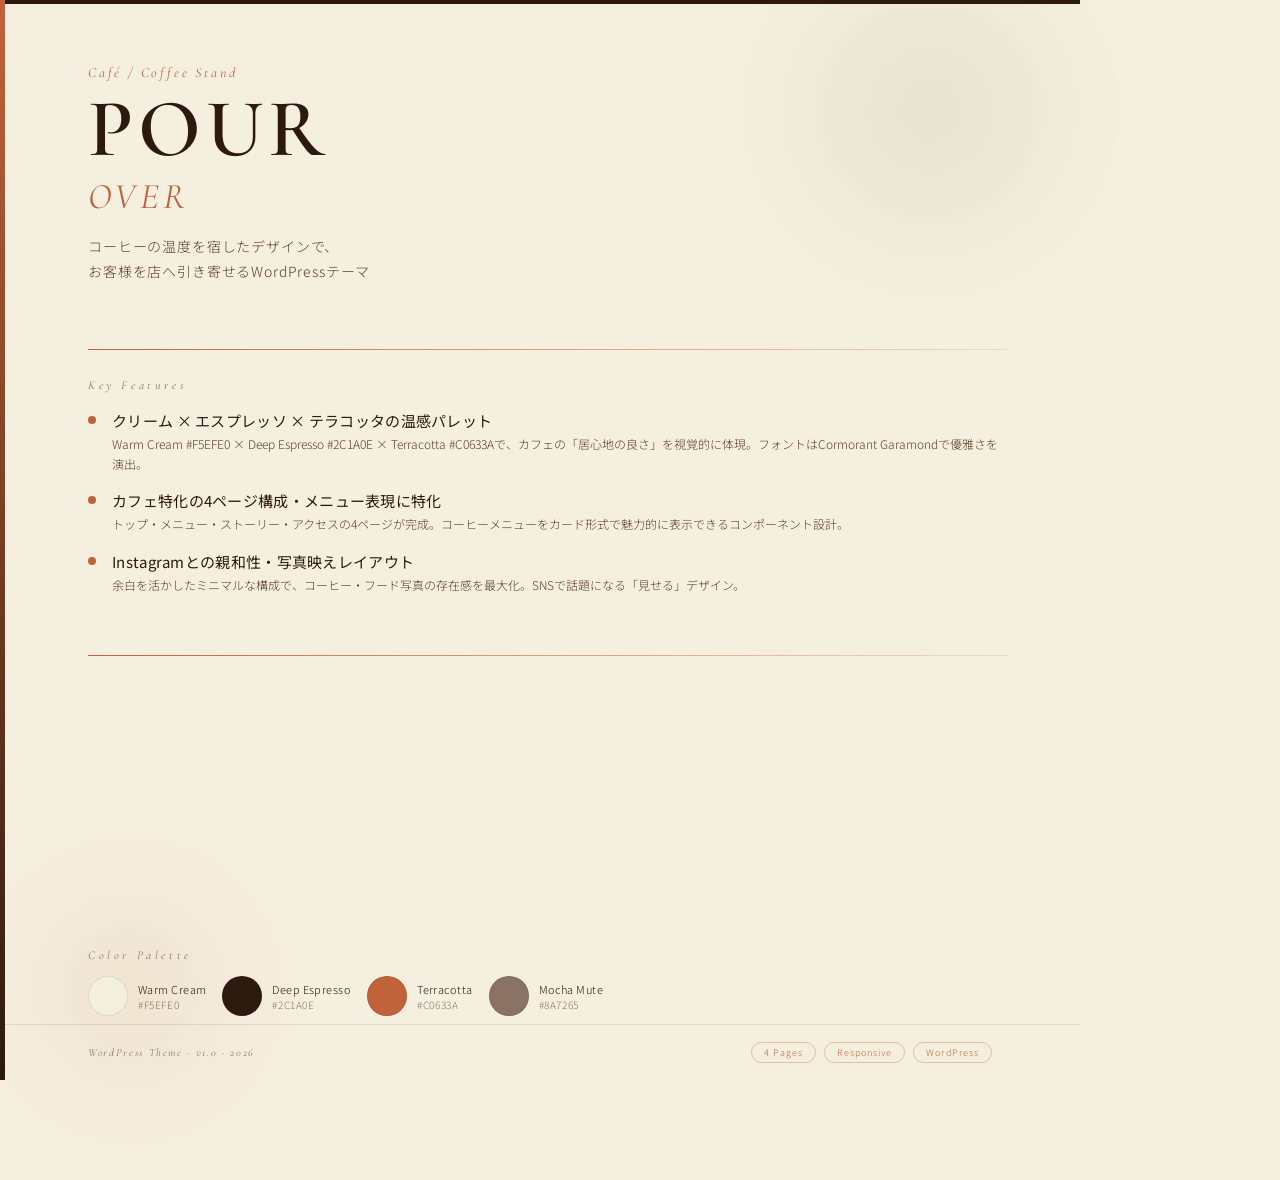
<file: pour-over-cafe.html>
<!DOCTYPE html>
<html lang="ja">
<head>
<meta charset="UTF-8">
<meta name="viewport" content="width=1080">
<title>POUR OVER — Achievement Card 1080×1080</title>
<link rel="preconnect" href="https://fonts.googleapis.com">
<link href="https://fonts.googleapis.com/css2?family=Cormorant+Garamond:ital,wght@0,400;0,600;1,400&family=Noto+Sans+JP:wght@300;400&display=swap" rel="stylesheet">
<style>
  * { margin: 0; padding: 0; box-sizing: border-box; }

  body {
    width: 1080px;
    height: 1080px;
    overflow: hidden;
    background: #F5EFE0;
    font-family: 'Noto Sans JP', sans-serif;
  }

  .canvas {
    width: 1080px;
    height: 1080px;
    position: relative;
    background: #F5EFE0;
  }

  /* 背景装飾 - 珈琲染みのような有機的テクスチャ */
  .bg-circle-1 {
    position: absolute;
    top: -120px;
    right: -80px;
    width: 460px;
    height: 460px;
    border-radius: 50%;
    background: radial-gradient(ellipse, rgba(44,26,14,0.06) 0%, transparent 65%);
  }

  .bg-circle-2 {
    position: absolute;
    bottom: -100px;
    left: -60px;
    width: 380px;
    height: 380px;
    border-radius: 50%;
    background: radial-gradient(ellipse, rgba(192,99,58,0.08) 0%, transparent 65%);
  }

  /* 上部ダークバー */
  .espresso-bar {
    position: absolute;
    top: 0;
    left: 0;
    right: 0;
    height: 4px;
    background: #2C1A0E;
  }

  /* 左端テラコッタアクセント */
  .terracotta-bar {
    position: absolute;
    left: 0;
    top: 0;
    bottom: 0;
    width: 5px;
    background: linear-gradient(180deg, #C0633A 0%, #2C1A0E 100%);
  }

  /* メインコンテンツ */
  .main {
    position: absolute;
    inset: 0;
    padding: 64px 72px 64px 88px;
    display: flex;
    flex-direction: column;
    z-index: 5;
  }

  /* ヘッダー部 */
  .card-header {
    margin-bottom: 36px;
  }

  .category-label {
    font-family: 'Cormorant Garamond', serif;
    font-style: italic;
    font-size: 14px;
    letter-spacing: 0.2em;
    color: #C0633A;
    margin-bottom: 12px;
  }

  .theme-name {
    font-family: 'Cormorant Garamond', serif;
    font-size: 82px;
    font-weight: 600;
    color: #2C1A0E;
    letter-spacing: 0.06em;
    line-height: 0.88;
    margin-bottom: 10px;
  }

  .theme-name-sub {
    font-family: 'Cormorant Garamond', serif;
    font-size: 36px;
    font-weight: 400;
    font-style: italic;
    color: #C0633A;
    letter-spacing: 0.12em;
    margin-bottom: 16px;
  }

  .theme-tagline {
    font-family: 'Noto Sans JP', sans-serif;
    font-weight: 300;
    font-size: 14px;
    color: #5C3D28;
    letter-spacing: 0.06em;
    line-height: 1.8;
  }

  /* 区切り線 */
  .divider {
    width: 100%;
    height: 1px;
    background: linear-gradient(90deg, #C0633A 0%, rgba(192,99,58,0.15) 100%);
    margin: 28px 0;
  }

  /* 主要機能 */
  .features {
    margin-bottom: 32px;
  }

  .features-title {
    font-family: 'Cormorant Garamond', serif;
    font-style: italic;
    font-size: 12px;
    letter-spacing: 0.3em;
    color: #8A7265;
    margin-bottom: 18px;
  }

  .feature-list {
    display: flex;
    flex-direction: column;
    gap: 16px;
  }

  .feature-item {
    display: flex;
    align-items: flex-start;
    gap: 16px;
  }

  .feature-dot {
    width: 8px;
    height: 8px;
    background: #C0633A;
    border-radius: 50%;
    flex-shrink: 0;
    margin-top: 6px;
  }

  .feature-text { flex: 1; }

  .feature-title {
    font-family: 'Noto Sans JP', sans-serif;
    font-size: 15px;
    font-weight: 400;
    color: #2C1A0E;
    margin-bottom: 3px;
    letter-spacing: 0.02em;
  }

  .feature-desc {
    font-size: 12px;
    font-weight: 300;
    color: #5C3D28;
    line-height: 1.7;
  }

  /* カラーパレット */
  .palette-section {
    margin-top: auto;
  }

  .palette-title {
    font-family: 'Cormorant Garamond', serif;
    font-style: italic;
    font-size: 12px;
    letter-spacing: 0.3em;
    color: #8A7265;
    margin-bottom: 14px;
  }

  .palette-row {
    display: flex;
    gap: 16px;
    align-items: center;
  }

  .palette-item {
    display: flex;
    align-items: center;
    gap: 10px;
  }

  .palette-swatch {
    width: 40px;
    height: 40px;
    border-radius: 50%;
    border: 1px solid rgba(44,26,14,0.1);
  }

  .palette-info { display: flex; flex-direction: column; }

  .palette-name {
    font-size: 11px;
    font-weight: 300;
    color: #2C1A0E;
    letter-spacing: 0.04em;
  }

  .palette-hex {
    font-size: 10px;
    font-weight: 300;
    color: #8A7265;
    letter-spacing: 0.06em;
  }

  /* フッター */
  .card-footer {
    position: absolute;
    bottom: 0;
    left: 0;
    right: 0;
    height: 56px;
    border-top: 1px solid rgba(44,26,14,0.1);
    display: flex;
    align-items: center;
    justify-content: space-between;
    padding: 0 88px 0 88px;
    z-index: 10;
  }

  .footer-label {
    font-family: 'Cormorant Garamond', serif;
    font-style: italic;
    font-size: 11px;
    color: #8A7265;
    letter-spacing: 0.15em;
  }

  .footer-badge {
    display: flex;
    gap: 8px;
  }

  .f-badge {
    font-size: 9px;
    font-weight: 300;
    color: #C0633A;
    padding: 3px 12px;
    border: 1px solid rgba(192,99,58,0.35);
    border-radius: 20px;
    letter-spacing: 0.12em;
  }
</style>
</head>
<body>
<div class="canvas">
  <div class="bg-circle-1"></div>
  <div class="bg-circle-2"></div>
  <div class="espresso-bar"></div>
  <div class="terracotta-bar"></div>

  <div class="main">
    <div class="card-header">
      <div class="category-label">Café / Coffee Stand</div>
      <div class="theme-name">POUR</div>
      <div class="theme-name-sub">OVER</div>
      <div class="theme-tagline">コーヒーの温度を宿したデザインで、<br>お客様を店へ引き寄せるWordPressテーマ</div>
    </div>

    <div class="divider"></div>

    <div class="features">
      <div class="features-title">Key Features</div>
      <div class="feature-list">
        <div class="feature-item">
          <div class="feature-dot"></div>
          <div class="feature-text">
            <div class="feature-title">クリーム × エスプレッソ × テラコッタの温感パレット</div>
            <div class="feature-desc">Warm Cream #F5EFE0 × Deep Espresso #2C1A0E × Terracotta #C0633Aで、カフェの「居心地の良さ」を視覚的に体現。フォントはCormorant Garamondで優雅さを演出。</div>
          </div>
        </div>
        <div class="feature-item">
          <div class="feature-dot"></div>
          <div class="feature-text">
            <div class="feature-title">カフェ特化の4ページ構成・メニュー表現に特化</div>
            <div class="feature-desc">トップ・メニュー・ストーリー・アクセスの4ページが完成。コーヒーメニューをカード形式で魅力的に表示できるコンポーネント設計。</div>
          </div>
        </div>
        <div class="feature-item">
          <div class="feature-dot"></div>
          <div class="feature-text">
            <div class="feature-title">Instagramとの親和性・写真映えレイアウト</div>
            <div class="feature-desc">余白を活かしたミニマルな構成で、コーヒー・フード写真の存在感を最大化。SNSで話題になる「見せる」デザイン。</div>
          </div>
        </div>
      </div>
    </div>

    <div class="divider"></div>

    <div class="palette-section">
      <div class="palette-title">Color Palette</div>
      <div class="palette-row">
        <div class="palette-item">
          <div class="palette-swatch" style="background:#F5EFE0;"></div>
          <div class="palette-info">
            <div class="palette-name">Warm Cream</div>
            <div class="palette-hex">#F5EFE0</div>
          </div>
        </div>
        <div class="palette-item">
          <div class="palette-swatch" style="background:#2C1A0E;"></div>
          <div class="palette-info">
            <div class="palette-name">Deep Espresso</div>
            <div class="palette-hex">#2C1A0E</div>
          </div>
        </div>
        <div class="palette-item">
          <div class="palette-swatch" style="background:#C0633A;"></div>
          <div class="palette-info">
            <div class="palette-name">Terracotta</div>
            <div class="palette-hex">#C0633A</div>
          </div>
        </div>
        <div class="palette-item">
          <div class="palette-swatch" style="background:#8A7265;"></div>
          <div class="palette-info">
            <div class="palette-name">Mocha Mute</div>
            <div class="palette-hex">#8A7265</div>
          </div>
        </div>
      </div>
    </div>
  </div>

  <div class="card-footer">
    <div class="footer-label">WordPress Theme · v1.0 · 2026</div>
    <div class="footer-badge">
      <div class="f-badge">4 Pages</div>
      <div class="f-badge">Responsive</div>
      <div class="f-badge">WordPress</div>
    </div>
  </div>

</div>
</body>
</html>
</file>
<file: css/tokens.css>
/* ============================================
   Design Tokens - CSS Custom Properties
   ポートフォリオサイト用デザイントークン
   ============================================ */

:root {
  /* --- カラーパレット ---
     テーマ: 温かみのある職人のアトリエ
     純白ではなく手漉き和紙のようなオフホワイトを基調に */

  --color-bg-primary: #faf8f4;      /* メイン背景: 和紙色 */
  --color-bg-secondary: #f3ede3;    /* セカンダリ: 少し濃いオフホワイト */
  --color-bg-accent: #e8ddd0;       /* アクセント背景: セクション区切り */
  --color-bg-dark: #1c1a17;         /* ダーク背景: フッター等 */

  --color-text-primary: #1c1a17;    /* メインテキスト: ほぼ黒（純黒ではない） */
  --color-text-secondary: #4a4540;  /* サブテキスト */
  --color-text-muted: #7d756c;      /* キャプション・注釈 */
  --color-text-on-dark: #f5f0e8;    /* ダーク背景上のテキスト */

  --color-accent-1: #8b5e3c;        /* メインアクセント: テラコッタブラウン */
  --color-accent-1-hover: #703f20;  /* ホバー時 */
  --color-accent-2: #4a6741;        /* サブアクセント: 落ち着いたグリーン */
  --color-accent-light: #f0e4d7;    /* アクセントの薄い版（タグ背景等） */

  --color-border: #ddd5c8;          /* ボーダー */
  --color-border-light: #ede7de;    /* 薄いボーダー */

  /* --- タイポグラフィ --- */
  --font-jp: 'Noto Sans JP', 'ヒラギノ角ゴ ProN', 'Hiragino Kaku Gothic ProN', sans-serif;
  --font-en: 'Inter', system-ui, sans-serif;

  --font-size-hero: clamp(2.25rem, 5.5vw, 3.75rem);   /* 36px〜60px */
  --font-size-h1: clamp(1.875rem, 4vw, 2.75rem);      /* 30px〜44px */
  --font-size-h2: clamp(1.5rem, 3vw, 2.125rem);       /* 24px〜34px */
  --font-size-h3: clamp(1.125rem, 2vw, 1.375rem);     /* 18px〜22px */
  --font-size-body: 1rem;                              /* 16px */
  --font-size-small: 0.875rem;                         /* 14px */
  --font-size-xs: 0.75rem;                             /* 12px */

  --font-weight-bold: 700;
  --font-weight-medium: 500;
  --font-weight-regular: 400;

  --line-height-heading: 1.35;
  --line-height-body: 1.9;          /* 日本語は余裕のある行間 */
  --line-height-tight: 1.2;

  --letter-spacing-jp: 0.06em;      /* 日本語の適度な字間 */
  --letter-spacing-heading: 0.03em;
  --letter-spacing-wide: 0.12em;    /* キャプション・ラベル */

  /* --- スペーシング（8px基準） --- */
  --space-1: 4px;
  --space-2: 8px;
  --space-3: 12px;
  --space-4: 16px;
  --space-5: 24px;
  --space-6: 32px;
  --space-7: 40px;
  --space-8: 56px;
  --space-9: 72px;
  --space-10: 96px;
  --space-section: clamp(72px, 10vw, 128px);    /* セクション間の余白 */

  /* --- レイアウト --- */
  --container-max: 1200px;
  --container-narrow: 760px;        /* 記事・説明文用 */
  --container-wide: 1440px;
  --gutter: clamp(20px, 4vw, 40px);

  /* --- ボーダー半径 --- */
  --radius-sm: 4px;
  --radius-md: 8px;
  --radius-lg: 16px;
  --radius-xl: 24px;
  --radius-pill: 9999px;

  /* --- シャドウ --- */
  --shadow-sm: 0 1px 3px rgba(28, 26, 23, 0.07), 0 1px 2px rgba(28, 26, 23, 0.05);
  --shadow-md: 0 4px 12px rgba(28, 26, 23, 0.09), 0 2px 4px rgba(28, 26, 23, 0.06);
  --shadow-lg: 0 8px 28px rgba(28, 26, 23, 0.11), 0 4px 8px rgba(28, 26, 23, 0.07);
  --shadow-focus: 0 0 0 3px rgba(139, 94, 60, 0.28);

  /* --- トランジション --- */
  --transition-fast: 180ms cubic-bezier(0.4, 0, 0.2, 1);
  --transition-normal: 320ms cubic-bezier(0.4, 0, 0.2, 1);
  --transition-slow: 540ms cubic-bezier(0.4, 0, 0.2, 1);
  --transition-spring: 400ms cubic-bezier(0.34, 1.56, 0.64, 1);

  /* --- z-index 管理 --- */
  --z-base: 0;
  --z-dropdown: 100;
  --z-sticky: 200;
  --z-modal: 300;
  --z-toast: 400;
}
</file>
<file: css/base.css>
/* ============================================
   Base Styles - Reset & Foundation
   ============================================ */

/* Modern CSS Reset */
*, *::before, *::after {
  box-sizing: border-box;
  margin: 0;
  padding: 0;
}

html {
  font-size: 16px;
  scroll-behavior: smooth;
  -webkit-text-size-adjust: 100%;
  text-size-adjust: 100%;
}

body {
  font-family: var(--font-jp);
  font-size: var(--font-size-body);
  font-weight: var(--font-weight-regular);
  line-height: var(--line-height-body);
  color: var(--color-text-primary);
  background-color: var(--color-bg-primary);
  letter-spacing: var(--letter-spacing-jp);
  -webkit-font-smoothing: antialiased;
  -moz-osx-font-smoothing: grayscale;
}

/* Typography */
h1, h2, h3, h4, h5, h6 {
  font-weight: var(--font-weight-bold);
  line-height: var(--line-height-heading);
  letter-spacing: var(--letter-spacing-heading);
  color: var(--color-text-primary);
}

h1 { font-size: var(--font-size-h1); }
h2 { font-size: var(--font-size-h2); }
h3 { font-size: var(--font-size-h3); }

p {
  color: var(--color-text-secondary);
}

a {
  color: inherit;
  text-decoration: none;
  transition: color var(--transition-fast);
}

/* Images & Media */
img, video, svg {
  max-width: 100%;
  height: auto;
  display: block;
}

/* Lists */
ul, ol {
  list-style: none;
}

/* Form elements */
input, textarea, select, button {
  font-family: inherit;
  font-size: inherit;
}

button {
  cursor: pointer;
  border: none;
  background: none;
}

/* Focus styles（アクセシビリティ必須） */
:focus-visible {
  outline: 2px solid var(--color-accent-1);
  outline-offset: 3px;
  border-radius: var(--radius-sm);
}

/* Selection */
::selection {
  background-color: var(--color-accent-light);
  color: var(--color-accent-1-hover);
}

/* Horizontal rule */
hr {
  border: none;
  border-top: 1px solid var(--color-border);
}

/* --- Layout Utilities --- */

.container {
  width: min(var(--container-max), 100% - var(--gutter) * 2);
  margin-inline: auto;
}

.container--narrow {
  width: min(var(--container-narrow), 100% - var(--gutter) * 2);
  margin-inline: auto;
}

.section {
  padding-block: var(--space-section);
}

/* --- Screen reader only --- */
.sr-only {
  position: absolute;
  width: 1px;
  height: 1px;
  padding: 0;
  margin: -1px;
  overflow: hidden;
  clip: rect(0, 0, 0, 0);
  white-space: nowrap;
  border: 0;
}

/* --- Skip to content（アクセシビリティ） --- */
.skip-link {
  position: absolute;
  top: -100%;
  left: var(--space-4);
  padding: var(--space-2) var(--space-5);
  background: var(--color-accent-1);
  color: white;
  border-radius: var(--radius-md);
  font-weight: var(--font-weight-medium);
  z-index: var(--z-toast);
  transition: top var(--transition-fast);
}

.skip-link:focus {
  top: var(--space-4);
}
</file>
<file: css/components.css>
/* ============================================
   Components - UI要素のスタイル
   ============================================ */

/* ===== NAVIGATION ===== */

.nav {
  position: fixed;
  top: 0;
  left: 0;
  right: 0;
  z-index: var(--z-sticky);
  padding-block: var(--space-4);
  transition: background-color var(--transition-normal), box-shadow var(--transition-normal);
}

.nav.scrolled {
  background-color: var(--color-bg-primary);
  box-shadow: var(--shadow-sm);
}

.nav__inner {
  display: flex;
  align-items: center;
  justify-content: space-between;
}

.nav__logo {
  font-size: 1.125rem;
  font-weight: var(--font-weight-bold);
  letter-spacing: var(--letter-spacing-wide);
  color: var(--color-text-primary);
  display: flex;
  align-items: center;
  gap: var(--space-2);
}

.nav__logo-mark {
  width: 32px;
  height: 32px;
  border-radius: var(--radius-sm);
  background: var(--color-accent-1);
  display: grid;
  place-items: center;
}

.nav__links {
  display: none;
  gap: var(--space-7);
  align-items: center;
}

@media (min-width: 768px) {
  .nav__links {
    display: flex;
  }
}

.nav__link {
  font-size: var(--font-size-small);
  font-weight: var(--font-weight-medium);
  color: var(--color-text-secondary);
  letter-spacing: var(--letter-spacing-wide);
  position: relative;
  padding-bottom: 2px;
}

.nav__link::after {
  content: '';
  position: absolute;
  bottom: 0;
  left: 0;
  width: 0;
  height: 1px;
  background-color: var(--color-accent-1);
  transition: width var(--transition-normal);
}

.nav__link:hover {
  color: var(--color-accent-1);
}

.nav__link:hover::after {
  width: 100%;
}

/* ハンバーガーメニュー（モバイル） */
.nav__toggle {
  display: flex;
  flex-direction: column;
  gap: 5px;
  padding: var(--space-2);
  cursor: pointer;
}

@media (min-width: 768px) {
  .nav__toggle {
    display: none;
  }
}

.nav__toggle-line {
  width: 24px;
  height: 2px;
  background-color: var(--color-text-primary);
  border-radius: var(--radius-pill);
  transition: transform var(--transition-normal), opacity var(--transition-normal);
}

.nav__toggle[aria-expanded="true"] .nav__toggle-line:nth-child(1) {
  transform: translateY(7px) rotate(45deg);
}
.nav__toggle[aria-expanded="true"] .nav__toggle-line:nth-child(2) {
  opacity: 0;
}
.nav__toggle[aria-expanded="true"] .nav__toggle-line:nth-child(3) {
  transform: translateY(-7px) rotate(-45deg);
}

/* モバイルメニュー */
.nav__mobile {
  position: fixed;
  inset: 0;
  background-color: var(--color-bg-primary);
  padding-top: 80px;
  padding-inline: var(--gutter);
  display: flex;
  flex-direction: column;
  gap: var(--space-6);
  transform: translateX(100%);
  transition: transform var(--transition-normal);
  z-index: calc(var(--z-sticky) - 1);
}

.nav__mobile.open {
  transform: translateX(0);
}

.nav__mobile-link {
  font-size: var(--font-size-h3);
  font-weight: var(--font-weight-medium);
  color: var(--color-text-secondary);
  padding-block: var(--space-4);
  border-bottom: 1px solid var(--color-border-light);
}


/* ===== BUTTONS ===== */

.btn {
  display: inline-flex;
  align-items: center;
  justify-content: center;
  gap: var(--space-2);
  padding: var(--space-4) var(--space-6);
  border-radius: var(--radius-md);
  font-weight: var(--font-weight-medium);
  font-size: var(--font-size-body);
  letter-spacing: var(--letter-spacing-jp);
  transition: background-color var(--transition-fast), transform var(--transition-spring), box-shadow var(--transition-fast);
  cursor: pointer;
  border: 2px solid transparent;
  white-space: nowrap;
}

.btn:active {
  transform: scale(0.97);
}

.btn--primary {
  background-color: var(--color-accent-1);
  color: white;
}

.btn--primary:hover {
  background-color: var(--color-accent-1-hover);
  box-shadow: var(--shadow-md);
  transform: translateY(-1px);
}

.btn--secondary {
  background-color: transparent;
  color: var(--color-accent-1);
  border-color: var(--color-accent-1);
}

.btn--secondary:hover {
  background-color: var(--color-accent-light);
}

.btn--ghost {
  background-color: transparent;
  color: var(--color-text-secondary);
  border-color: var(--color-border);
}

.btn--ghost:hover {
  border-color: var(--color-accent-1);
  color: var(--color-accent-1);
}

.btn--large {
  padding: var(--space-5) var(--space-8);
  font-size: 1.0625rem;
}

.btn--icon {
  padding: var(--space-4);
  border-radius: var(--radius-pill);
}

.btn--nav {
  padding: 10px 20px;
  font-size: 0.875rem;
}

.btn--full {
  width: 100%;
}

.btn--mt-sm {
  margin-top: 8px;
}


/* ===== HERO SECTION ===== */

.hero {
  min-height: 100svh;
  display: grid;
  place-items: center;
  padding-top: 80px; /* nav高さ分 */
  position: relative;
  overflow: hidden;
}

.hero__bg {
  position: absolute;
  inset: 0;
  background:
    radial-gradient(ellipse 80% 60% at 70% 40%, rgba(240, 228, 215, 0.6) 0%, transparent 60%),
    radial-gradient(ellipse 60% 80% at 20% 80%, rgba(232, 221, 208, 0.4) 0%, transparent 50%);
  pointer-events: none;
}

.hero__content {
  position: relative;
  z-index: 1;
  max-width: var(--container-max);
  margin-inline: auto;
  padding-inline: var(--gutter);
  padding-block: var(--space-10);
}

.hero__eyebrow {
  display: inline-flex;
  align-items: center;
  gap: var(--space-2);
  font-size: var(--font-size-xs);
  font-weight: var(--font-weight-medium);
  letter-spacing: var(--letter-spacing-wide);
  color: var(--color-accent-1);
  text-transform: uppercase;
  margin-bottom: var(--space-5);
}

.hero__eyebrow::before {
  content: '';
  display: block;
  width: 24px;
  height: 1px;
  background: var(--color-accent-1);
}

.hero__headline {
  font-size: var(--font-size-hero);
  font-weight: var(--font-weight-bold);
  line-height: 1.2;
  letter-spacing: -0.01em;
  color: var(--color-text-primary);
  margin-bottom: var(--space-5);
  max-width: 14em;
}

.hero__headline em {
  font-style: normal;
  color: var(--color-accent-1);
  position: relative;
  display: inline-block;
}

/* 下線装飾 */
.hero__headline em::after {
  content: '';
  position: absolute;
  bottom: 4px;
  left: 0;
  right: 0;
  height: 3px;
  background: var(--color-accent-1);
  border-radius: var(--radius-pill);
  opacity: 0.4;
}

.hero__body {
  font-size: 1.0625rem;
  line-height: var(--line-height-body);
  color: var(--color-text-secondary);
  max-width: 32em;
  margin-bottom: var(--space-8);
}

.hero__actions {
  display: flex;
  flex-wrap: wrap;
  gap: var(--space-4);
  align-items: center;
}

.hero__scroll-hint {
  margin-top: var(--space-10);
  display: flex;
  align-items: center;
  gap: var(--space-3);
  font-size: var(--font-size-xs);
  letter-spacing: var(--letter-spacing-wide);
  color: var(--color-text-muted);
}

.hero__scroll-line {
  width: 40px;
  height: 1px;
  background: var(--color-text-muted);
}


/* ===== SECTION HEADER ===== */

.section-header {
  margin-bottom: var(--space-8);
}

.section-header--center {
  text-align: center;
  max-width: 36em;
  margin-inline: auto;
  margin-bottom: var(--space-8);
}

.section-label {
  display: inline-block;
  font-size: var(--font-size-xs);
  font-weight: var(--font-weight-medium);
  letter-spacing: var(--letter-spacing-wide);
  color: var(--color-accent-1);
  text-transform: uppercase;
  margin-bottom: var(--space-3);
}

.section-title {
  font-size: var(--font-size-h2);
  font-weight: var(--font-weight-bold);
  color: var(--color-text-primary);
  margin-bottom: var(--space-4);
  line-height: 1.3;
}

.section-body {
  font-size: 1.0625rem;
  color: var(--color-text-secondary);
  line-height: var(--line-height-body);
}


/* ===== ABOUT / PHILOSOPHY ===== */

.about {
  background-color: var(--color-bg-secondary);
}

.about__grid {
  display: grid;
  gap: var(--space-8);
  align-items: center;
}

@media (min-width: 768px) {
  .about__grid {
    grid-template-columns: 1fr 1fr;
    gap: var(--space-9);
  }
}

.about__visual {
  position: relative;
  aspect-ratio: 4/3;
  background: var(--color-bg-accent);
  border-radius: var(--radius-xl);
  overflow: hidden;
  display: grid;
  place-items: center;
}

.about__stats {
  display: grid;
  grid-template-columns: 1fr 1fr;
  gap: var(--space-4);
  margin-top: var(--space-6);
}

.stat-card {
  padding: var(--space-5);
  background: var(--color-bg-primary);
  border-radius: var(--radius-lg);
  border: 1px solid var(--color-border-light);
}

.stat-card__number {
  font-size: var(--font-size-h2);
  font-weight: var(--font-weight-bold);
  color: var(--color-accent-1);
  line-height: 1;
  font-family: var(--font-en);
  letter-spacing: -0.02em;
  margin-bottom: var(--space-2);
}

.stat-card__label {
  font-size: var(--font-size-small);
  color: var(--color-text-muted);
}

.about__text .section-body {
  margin-bottom: var(--space-5);
}


/* ===== SERVICE CARDS ===== */

.services__grid {
  display: grid;
  gap: var(--space-5);
}

@media (min-width: 768px) {
  .services__grid {
    grid-template-columns: repeat(2, 1fr);
  }
}

@media (min-width: 1024px) {
  .services__grid {
    grid-template-columns: repeat(3, 1fr);
  }
}

.service-card {
  padding: var(--space-7);
  background: var(--color-bg-primary);
  border: 1px solid var(--color-border-light);
  border-radius: var(--radius-xl);
  transition: transform var(--transition-normal), box-shadow var(--transition-normal), border-color var(--transition-normal);
  position: relative;
  overflow: hidden;
}

.service-card::before {
  content: '';
  position: absolute;
  top: 0;
  left: 0;
  right: 0;
  height: 3px;
  background: var(--color-accent-1);
  transform: scaleX(0);
  transform-origin: left;
  transition: transform var(--transition-normal);
}

.service-card:hover {
  transform: translateY(-4px);
  box-shadow: var(--shadow-lg);
  border-color: var(--color-accent-light);
}

.service-card:hover::before {
  transform: scaleX(1);
}

.service-card__icon {
  width: 48px;
  height: 48px;
  background: var(--color-accent-light);
  border-radius: var(--radius-md);
  display: grid;
  place-items: center;
  margin-bottom: var(--space-5);
  color: var(--color-accent-1);
}

.service-card__title {
  font-size: var(--font-size-h3);
  font-weight: var(--font-weight-bold);
  color: var(--color-text-primary);
  margin-bottom: var(--space-3);
}

.service-card__body {
  font-size: var(--font-size-small);
  color: var(--color-text-secondary);
  line-height: var(--line-height-body);
  margin-bottom: var(--space-5);
}

.service-card__price {
  font-size: var(--font-size-small);
  font-weight: var(--font-weight-medium);
  color: var(--color-accent-1);
  font-family: var(--font-en);
}


/* ===== PORTFOLIO / WORKS ===== */

.works {
  background-color: var(--color-bg-secondary);
}

.works__grid {
  display: grid;
  gap: var(--space-5);
}

@media (min-width: 640px) {
  .works__grid {
    grid-template-columns: repeat(2, 1fr);
  }
}

@media (min-width: 1024px) {
  .works__grid {
    grid-template-columns: repeat(3, 1fr);
  }
}

.work-card {
  border-radius: var(--radius-xl);
  overflow: hidden;
  background: var(--color-bg-primary);
  box-shadow: var(--shadow-sm);
  transition: transform var(--transition-normal), box-shadow var(--transition-normal);
}

.work-card:hover {
  transform: translateY(-6px);
  box-shadow: var(--shadow-lg);
}

.work-card__thumb {
  aspect-ratio: 16/10;
  background: var(--color-bg-accent);
  position: relative;
  overflow: hidden;
}

.work-card__overlay {
  position: absolute;
  inset: 0;
  background: rgba(28, 26, 23, 0.6);
  display: grid;
  place-items: center;
  opacity: 0;
  transition: opacity var(--transition-normal);
}

.work-card:hover .work-card__overlay {
  opacity: 1;
}

.work-card__info {
  padding: var(--space-5);
}

.work-card__tags {
  display: flex;
  flex-wrap: wrap;
  gap: var(--space-2);
  margin-bottom: var(--space-3);
}

.tag {
  display: inline-block;
  padding: 2px var(--space-3);
  background: var(--color-accent-light);
  color: var(--color-accent-1);
  border-radius: var(--radius-pill);
  font-size: var(--font-size-xs);
  font-weight: var(--font-weight-medium);
  letter-spacing: var(--letter-spacing-wide);
}

.work-card__title {
  font-size: 1.0625rem;
  font-weight: var(--font-weight-bold);
  color: var(--color-text-primary);
  margin-bottom: var(--space-2);
}

.work-card__desc {
  font-size: var(--font-size-small);
  color: var(--color-text-muted);
}


/* ===== PROCESS STEPS ===== */

.process__steps {
  display: grid;
  gap: var(--space-4);
}

@media (min-width: 768px) {
  .process__steps {
    grid-template-columns: repeat(4, 1fr);
    gap: var(--space-3);
  }
}

.step {
  position: relative;
  padding: var(--space-6);
  background: var(--color-bg-primary);
  border: 1px solid var(--color-border-light);
  border-radius: var(--radius-xl);
}

.step__number {
  font-size: 2.5rem;
  font-weight: var(--font-weight-bold);
  font-family: var(--font-en);
  color: var(--color-accent-light);
  line-height: 1;
  margin-bottom: var(--space-4);
}

.step__title {
  font-size: var(--font-size-h3);
  font-weight: var(--font-weight-bold);
  color: var(--color-text-primary);
  margin-bottom: var(--space-3);
}

.step__body {
  font-size: var(--font-size-small);
  color: var(--color-text-secondary);
  line-height: var(--line-height-body);
}


/* ===== CONTACT SECTION ===== */

.contact {
  background: var(--color-bg-dark);
  color: var(--color-text-on-dark);
}

.contact .section-title {
  color: var(--color-text-on-dark);
}

.contact .section-body {
  color: rgba(245, 240, 232, 0.7);
}

.contact__inner {
  display: grid;
  gap: var(--space-9);
  align-items: start;
}

@media (min-width: 768px) {
  .contact__inner {
    grid-template-columns: 1fr 1fr;
  }
}

.contact-form {
  display: flex;
  flex-direction: column;
  gap: var(--space-5);
}

.form-group {
  display: flex;
  flex-direction: column;
  gap: var(--space-2);
}

.form-label {
  font-size: var(--font-size-small);
  font-weight: var(--font-weight-medium);
  color: rgba(245, 240, 232, 0.85);
  letter-spacing: var(--letter-spacing-jp);
}

.form-label .required {
  color: #ff6b6b;
  margin-left: var(--space-1);
}

.form-input {
  padding: var(--space-4) var(--space-5);
  background: rgba(255, 255, 255, 0.08);
  border: 1px solid rgba(245, 240, 232, 0.15);
  border-radius: var(--radius-md);
  color: var(--color-text-on-dark);
  font-size: var(--font-size-body);
  font-family: var(--font-jp);
  transition: border-color var(--transition-fast), background-color var(--transition-fast);
  letter-spacing: var(--letter-spacing-jp);
  width: 100%;
}

.form-input::placeholder {
  color: rgba(245, 240, 232, 0.35);
}

.form-input:focus {
  outline: none;
  border-color: var(--color-accent-1);
  background: rgba(255, 255, 255, 0.12);
}

textarea.form-input {
  resize: vertical;
  min-height: 140px;
  line-height: var(--line-height-body);
}

.contact-info {
  display: flex;
  flex-direction: column;
  gap: var(--space-6);
}

.contact-item {
  display: flex;
  align-items: flex-start;
  gap: var(--space-4);
}

.contact-item__icon {
  width: 40px;
  height: 40px;
  background: rgba(139, 94, 60, 0.25);
  border-radius: var(--radius-md);
  display: grid;
  place-items: center;
  color: var(--color-accent-1);
  flex-shrink: 0;
}

.contact-item__label {
  font-size: var(--font-size-xs);
  color: rgba(245, 240, 232, 0.5);
  letter-spacing: var(--letter-spacing-wide);
  margin-bottom: var(--space-1);
}

.contact-item__value {
  font-size: var(--font-size-body);
  color: var(--color-text-on-dark);
}


/* ===== FOOTER ===== */

.footer {
  background: var(--color-bg-dark);
  padding-block: var(--space-7);
  border-top: 1px solid rgba(245, 240, 232, 0.1);
}

.footer__inner {
  display: flex;
  flex-direction: column;
  gap: var(--space-4);
  align-items: center;
  text-align: center;
}

@media (min-width: 768px) {
  .footer__inner {
    flex-direction: row;
    justify-content: space-between;
    text-align: left;
  }
}

.footer__copy {
  font-size: var(--font-size-small);
  color: rgba(245, 240, 232, 0.45);
  letter-spacing: var(--letter-spacing-jp);
}

.footer__links {
  display: flex;
  gap: var(--space-6);
}

.footer__link {
  font-size: var(--font-size-small);
  color: rgba(245, 240, 232, 0.5);
  transition: color var(--transition-fast);
}

.footer__link:hover {
  color: var(--color-text-on-dark);
}


/* ===== インラインスタイル除去クラス ===== */

/* About セクション 実績バッジ */
.hero-badge {
  position: absolute;
  bottom: 24px;
  right: 24px;
  background: var(--color-bg-primary);
  border: 1px solid var(--color-border-light);
  border-radius: var(--radius-lg);
  padding: 16px 20px;
  box-shadow: var(--shadow-md);
  text-align: center;
}

.hero-badge__number {
  font-size: 1.75rem;
  font-weight: 700;
  color: var(--color-accent-1);
  font-family: var(--font-en);
  line-height: 1;
}

.hero-badge__label {
  font-size: 0.75rem;
  color: var(--color-text-muted);
  margin-top: 4px;
  letter-spacing: 0.06em;
}

/* サービスカード 強調（無料相談） */
.service-card--cta {
  background: var(--color-accent-light);
  border-color: var(--color-accent-1);
}

.service-card__icon--on-light {
  background: var(--color-bg-primary);
}

/* ワークカード ライブプレビュー（iframe縮小表示） */
.work-card__preview {
  width: 100%;
  height: 100%;
  overflow: hidden;
  position: relative;
}

.work-card__preview iframe {
  width: 1280px;
  height: 800px;
  border: none;
  transform: scale(0.375);
  transform-origin: top left;
  pointer-events: none;
  position: absolute;
  top: 0;
  left: 0;
}

@media (max-width: 639px) {
  .work-card__preview iframe {
    transform: scale(0.25);
  }
}

/* ワークカード オーバーレイボタン */
.work-overlay-btn {
  color: white;
  font-size: 0.875rem;
  font-weight: 500;
  letter-spacing: 0.08em;
  background: rgba(28, 26, 23, 0.7);
  padding: 8px 16px;
  border-radius: 20px;
  display: inline-block;
}

/* オーバーレイをリンクとして使う場合 */
a.work-card__overlay {
  text-decoration: none;
  cursor: pointer;
}

/* Contact セクション内のテキスト上書き */
.contact .section-label {
  color: var(--color-accent-1);
}

.contact .section-body {
  margin-bottom: 40px;
}

/* フォーム送信後の注記 */
.form-reply-note {
  font-size: 0.75rem;
  color: rgba(245, 240, 232, 0.45);
  text-align: center;
  margin-top: 12px;
}
</file>
<file: css/animations.css>
/* ============================================
   Animations & Micro-interactions
   意図的で繊細なアニメーション定義
   ============================================ */

/* ===== prefers-reduced-motion (必須) ===== */
@media (prefers-reduced-motion: reduce) {
  *,
  *::before,
  *::after {
    animation-duration: 0.01ms !important;
    animation-iteration-count: 1 !important;
    transition-duration: 0.01ms !important;
    scroll-behavior: auto !important;
  }
}

/* ===== スクロールアニメーション ===== */

/* フェードイン（下から） */
.fade-up {
  opacity: 0;
  transform: translateY(28px);
  transition:
    opacity 0.65s cubic-bezier(0.4, 0, 0.2, 1),
    transform 0.65s cubic-bezier(0.4, 0, 0.2, 1);
}

.fade-up.visible {
  opacity: 1;
  transform: translateY(0);
}

/* フェードイン（左から） */
.fade-right {
  opacity: 0;
  transform: translateX(-28px);
  transition:
    opacity 0.65s cubic-bezier(0.4, 0, 0.2, 1),
    transform 0.65s cubic-bezier(0.4, 0, 0.2, 1);
}

.fade-right.visible {
  opacity: 1;
  transform: translateX(0);
}

/* フェードイン（右から） */
.fade-left {
  opacity: 0;
  transform: translateX(28px);
  transition:
    opacity 0.65s cubic-bezier(0.4, 0, 0.2, 1),
    transform 0.65s cubic-bezier(0.4, 0, 0.2, 1);
}

.fade-left.visible {
  opacity: 1;
  transform: translateX(0);
}

/* シンプルなフェード */
.fade-in {
  opacity: 0;
  transition: opacity 0.7s cubic-bezier(0.4, 0, 0.2, 1);
}

.fade-in.visible {
  opacity: 1;
}

/* スタガー（順番にアニメーション） */
.stagger > * {
  opacity: 0;
  transform: translateY(20px);
  transition:
    opacity 0.55s cubic-bezier(0.4, 0, 0.2, 1),
    transform 0.55s cubic-bezier(0.4, 0, 0.2, 1);
}

.stagger.visible > *:nth-child(1) { transition-delay: 0ms; opacity: 1; transform: translateY(0); }
.stagger.visible > *:nth-child(2) { transition-delay: 80ms; opacity: 1; transform: translateY(0); }
.stagger.visible > *:nth-child(3) { transition-delay: 160ms; opacity: 1; transform: translateY(0); }
.stagger.visible > *:nth-child(4) { transition-delay: 240ms; opacity: 1; transform: translateY(0); }
.stagger.visible > *:nth-child(5) { transition-delay: 320ms; opacity: 1; transform: translateY(0); }
.stagger.visible > *:nth-child(6) { transition-delay: 400ms; opacity: 1; transform: translateY(0); }


/* ===== ヒーローのイントロアニメーション ===== */

@keyframes heroFadeUp {
  from {
    opacity: 0;
    transform: translateY(24px);
  }
  to {
    opacity: 1;
    transform: translateY(0);
  }
}

.hero__eyebrow {
  animation: heroFadeUp 0.7s cubic-bezier(0.4, 0, 0.2, 1) 0.1s both;
}

.hero__headline {
  animation: heroFadeUp 0.7s cubic-bezier(0.4, 0, 0.2, 1) 0.25s both;
}

.hero__body {
  animation: heroFadeUp 0.7s cubic-bezier(0.4, 0, 0.2, 1) 0.4s both;
}

.hero__actions {
  animation: heroFadeUp 0.7s cubic-bezier(0.4, 0, 0.2, 1) 0.55s both;
}

.hero__scroll-hint {
  animation: heroFadeUp 0.7s cubic-bezier(0.4, 0, 0.2, 1) 0.8s both;
}


/* ===== ナビゲーションのアニメーション ===== */

@keyframes navFadeIn {
  from { opacity: 0; transform: translateY(-8px); }
  to { opacity: 1; transform: translateY(0); }
}

.nav {
  animation: navFadeIn 0.5s cubic-bezier(0.4, 0, 0.2, 1) 0.05s both;
}


/* ===== カウントアップアニメーション（数字） ===== */

@keyframes countUp {
  from { opacity: 0; transform: scale(0.8); }
  to { opacity: 1; transform: scale(1); }
}

.stat-card__number {
  animation: none; /* JS側で制御 */
}

.stat-card.visible .stat-card__number {
  animation: countUp 0.5s cubic-bezier(0.34, 1.56, 0.64, 1) both;
}


/* ===== ローディングのパルス（フォーム送信中） ===== */

@keyframes pulse {
  0%, 100% { opacity: 1; }
  50% { opacity: 0.5; }
}

.btn.loading {
  pointer-events: none;
  animation: pulse 1.5s ease-in-out infinite;
}


/* ===== ホバー効果（nav line animation already in components.css） ===== */

/* スムーズなアンダーライン */
.underline-grow {
  position: relative;
}

.underline-grow::after {
  content: '';
  position: absolute;
  bottom: -2px;
  left: 0;
  width: 0;
  height: 1px;
  background-color: currentColor;
  transition: width var(--transition-normal);
}

.underline-grow:hover::after {
  width: 100%;
}


/* ===== SVGイラストのフロートアニメーション ===== */

@keyframes floatSlow {
  0%, 100% { transform: translateY(0); }
  50% { transform: translateY(-8px); }
}

.float-slow {
  animation: floatSlow 6s ease-in-out infinite;
}

.float-slow:nth-child(2) {
  animation-delay: -2s;
}

.float-slow:nth-child(3) {
  animation-delay: -4s;
}
</file>
<file: demos/fleur-salon/style.css>
/* ============================================================
   FLEUR SALON — Demo Site Styles
   Colors: Dusty Rose × Sage Green × Warm White
   ============================================================ */

/* ---- Reset & Base ---- */
*, *::before, *::after { box-sizing: border-box; margin: 0; padding: 0; }

:root {
  --color-bg:        #FAFAF7;
  --color-surface:   #F5F2EC;
  --color-rose:      #C9A99A;
  --color-rose-light:#E8C4B8;
  --color-rose-pale: #FBF5F2;
  --color-sage:      #A8B5A2;
  --color-sage-light:#D4DDD0;
  --color-gold:      #C9B07A;
  --color-dark:      #2C2825;
  --color-text:      #3C3632;
  --color-text-sub:  #8C8480;
  --color-border:    #E5E0D8;
  --font-display:    'Cormorant Garamond', Georgia, serif;
  --font-sub:        'Jost', 'Helvetica Neue', sans-serif;
  --font-ja:         'Noto Serif JP', Georgia, serif;
  --font-body:       'Noto Sans JP', sans-serif;
  --max-w: 1100px;
  --nav-h: 64px;
}

html { scroll-behavior: smooth; font-size: 16px; }
body {
  background: var(--color-bg);
  color: var(--color-text);
  font-family: var(--font-body);
  line-height: 1.7;
  -webkit-font-smoothing: antialiased;
}
img, svg { display: block; max-width: 100%; }
a { color: inherit; text-decoration: none; }
ul, ol { list-style: none; }

.container {
  max-width: var(--max-w);
  margin: 0 auto;
  padding: 0 24px;
}

/* ---- Navigation ---- */
.site-header {
  position: fixed;
  top: 0; left: 0; right: 0;
  height: var(--nav-h);
  background: rgba(250, 250, 247, 0.92);
  backdrop-filter: blur(8px);
  border-bottom: 1px solid var(--color-border);
  z-index: 100;
  transition: box-shadow 0.3s;
}
.site-header.scrolled { box-shadow: 0 2px 16px rgba(44,40,37,0.06); }

.nav-inner {
  max-width: var(--max-w);
  margin: 0 auto;
  padding: 0 24px;
  height: 100%;
  display: flex;
  align-items: center;
  justify-content: space-between;
}

.nav-logo {
  font-family: var(--font-display);
  font-size: 1.25rem;
  font-weight: 600;
  letter-spacing: 0.12em;
  color: var(--color-dark);
}

.nav-links {
  display: flex;
  align-items: center;
  gap: 32px;
}
.nav-link {
  font-family: var(--font-sub);
  font-size: 0.8125rem;
  letter-spacing: 0.08em;
  color: var(--color-text-sub);
  transition: color 0.2s;
}
.nav-link:hover, .nav-link:focus { color: var(--color-rose); }
.nav-link--reserve {
  padding: 6px 16px;
  border: 1px solid var(--color-rose);
  border-radius: 20px;
  color: var(--color-rose);
}
.nav-link--reserve:hover { background: var(--color-rose); color: white; }

.nav-toggle {
  display: none;
  flex-direction: column;
  gap: 5px;
  background: none;
  border: none;
  cursor: pointer;
  padding: 8px;
}
.nav-toggle span {
  display: block;
  width: 22px;
  height: 1.5px;
  background: var(--color-dark);
  transition: transform 0.3s, opacity 0.3s;
}

/* ---- Hero ---- */
.hero {
  min-height: 100vh;
  padding-top: var(--nav-h);
  display: flex;
  align-items: center;
  justify-content: center;
  position: relative;
  overflow: hidden;
  background: var(--color-bg);
}
.hero-bg {
  position: absolute;
  inset: 0;
  display: flex;
  align-items: flex-start;
  justify-content: flex-end;
  pointer-events: none;
}
.hero-botanical {
  width: 45%;
  max-width: 480px;
  opacity: 0.7;
  margin-top: -40px;
}
.hero-content {
  position: relative;
  z-index: 2;
  text-align: center;
  max-width: 680px;
  padding: 48px 24px;
}
.hero-eyebrow {
  font-family: var(--font-sub);
  font-size: 0.75rem;
  letter-spacing: 0.18em;
  color: var(--color-rose);
  margin-bottom: 20px;
  text-transform: uppercase;
}
.hero-title {
  font-family: var(--font-display);
  font-size: clamp(3rem, 8vw, 5.5rem);
  font-weight: 400;
  letter-spacing: 0.15em;
  color: var(--color-dark);
  line-height: 1.1;
  margin-bottom: 20px;
}
.hero-subtitle {
  font-family: var(--font-ja);
  font-size: clamp(1rem, 2.5vw, 1.25rem);
  font-weight: 400;
  color: var(--color-text-sub);
  letter-spacing: 0.1em;
  margin-bottom: 40px;
}
.hero-cta { display: flex; gap: 16px; justify-content: center; flex-wrap: wrap; }
.hero-scroll {
  position: absolute;
  bottom: 36px;
  left: 50%;
  transform: translateX(-50%);
  display: flex;
  flex-direction: column;
  align-items: center;
  gap: 8px;
}
.scroll-line {
  display: block;
  width: 1px;
  height: 48px;
  background: linear-gradient(to bottom, var(--color-rose), transparent);
  animation: scroll-pulse 2s ease-in-out infinite;
}
.scroll-label {
  font-family: var(--font-sub);
  font-size: 0.625rem;
  letter-spacing: 0.2em;
  color: var(--color-text-sub);
  text-transform: uppercase;
}
@keyframes scroll-pulse { 0%, 100% { opacity: 0.4; } 50% { opacity: 1; } }

/* ---- Buttons ---- */
.btn {
  display: inline-flex;
  align-items: center;
  justify-content: center;
  padding: 12px 28px;
  border-radius: 2px;
  font-family: var(--font-sub);
  font-size: 0.875rem;
  letter-spacing: 0.06em;
  cursor: pointer;
  transition: background 0.2s, color 0.2s, border-color 0.2s;
  border: 1px solid transparent;
}
.btn-primary { background: var(--color-rose); color: white; }
.btn-primary:hover, .btn-primary:focus { background: #B08E80; }
.btn-outline { background: transparent; border-color: var(--color-dark); color: var(--color-dark); }
.btn-outline:hover { background: var(--color-dark); color: white; }
.btn-reserve-primary { background: white; color: var(--color-dark); }
.btn-reserve-primary:hover { background: var(--color-rose-pale); }
.btn-reserve-outline { background: transparent; border-color: rgba(255,255,255,0.6); color: white; }
.btn-reserve-outline:hover { background: rgba(255,255,255,0.15); }

/* ---- Section shared ---- */
.section { padding: 96px 0; }
.section--linen { background: var(--color-surface); }
.section--rose {
  background: var(--color-rose);
  background-image: linear-gradient(135deg, #C9A99A 0%, #B08E80 100%);
}
.section-header { text-align: center; margin-bottom: 56px; }
.section-label {
  display: block;
  font-family: var(--font-sub);
  font-size: 0.6875rem;
  letter-spacing: 0.22em;
  text-transform: uppercase;
  color: var(--color-rose);
  margin-bottom: 12px;
}
.section-label--light { color: rgba(255,255,255,0.8); }
.section-title {
  font-family: var(--font-ja);
  font-size: clamp(1.5rem, 3vw, 2rem);
  font-weight: 600;
  color: var(--color-dark);
  line-height: 1.5;
}
.section-title--light { color: white; }
.section-line {
  display: block;
  width: 32px;
  height: 1px;
  background: var(--color-rose);
  margin-top: 16px;
}
.section-line--center { margin: 16px auto 0; }

/* ---- Concept ---- */
.concept-grid {
  display: grid;
  grid-template-columns: 1fr 1fr;
  gap: 64px;
  align-items: center;
}
.concept-text .section-title { margin-bottom: 20px; }
.concept-text .section-line { margin-bottom: 24px; }
.body-text {
  color: var(--color-text-sub);
  margin-bottom: 16px;
  font-size: 0.9375rem;
  line-height: 1.9;
}
.concept-visual { display: flex; align-items: center; justify-content: center; }
.concept-visual svg { width: 100%; max-width: 360px; }

/* ---- Menu ---- */
.menu-grid {
  display: grid;
  grid-template-columns: repeat(2, 1fr);
  gap: 24px;
  margin-bottom: 24px;
}
.menu-card {
  background: white;
  border: 1px solid var(--color-border);
  border-radius: 4px;
  padding: 28px 32px;
}
.menu-category {
  font-family: var(--font-ja);
  font-size: 1rem;
  font-weight: 600;
  color: var(--color-dark);
  padding-bottom: 12px;
  border-bottom: 1px solid var(--color-border);
  margin-bottom: 16px;
}
.menu-list { display: flex; flex-direction: column; gap: 10px; }
.menu-item {
  display: flex;
  justify-content: space-between;
  align-items: baseline;
  font-size: 0.875rem;
}
.menu-name { color: var(--color-text-sub); }
.menu-price { color: var(--color-dark); font-weight: 500; font-family: var(--font-sub); }
.menu-note { text-align: center; font-size: 0.8125rem; color: var(--color-text-sub); }

/* ---- Stylist ---- */
.stylist-grid {
  display: grid;
  grid-template-columns: repeat(3, 1fr);
  gap: 32px;
}
.stylist-card { text-align: center; }
.stylist-avatar {
  width: 120px;
  height: 120px;
  margin: 0 auto 20px;
  border-radius: 50%;
  overflow: hidden;
}
.stylist-avatar svg { width: 100%; height: 100%; }
.stylist-name {
  font-family: var(--font-ja);
  font-size: 1.0625rem;
  font-weight: 600;
  color: var(--color-dark);
  margin-bottom: 4px;
}
.stylist-role {
  font-family: var(--font-sub);
  font-size: 0.75rem;
  letter-spacing: 0.08em;
  color: var(--color-rose);
  margin-bottom: 12px;
}
.stylist-bio { font-size: 0.875rem; color: var(--color-text-sub); line-height: 1.8; }

/* ---- Gallery ---- */
.gallery-grid {
  display: grid;
  grid-template-columns: repeat(3, 1fr);
  grid-template-rows: 200px 200px;
  gap: 8px;
}
.gallery-item {
  border-radius: 2px;
  background: linear-gradient(135deg, var(--color-rose-light) 0%, var(--color-sage-light) 100%);
  opacity: 0.7;
}
.gallery-item--large {
  grid-column: span 2;
  grid-row: span 2;
  background: linear-gradient(135deg, #E8C4B8 0%, #C9A99A 50%, #A8B5A2 100%);
  opacity: 0.8;
}

/* ---- Access ---- */
.access-grid {
  display: grid;
  grid-template-columns: 1fr 1fr;
  gap: 48px;
  align-items: start;
}
.access-map {
  border: 1px solid var(--color-border);
  border-radius: 4px;
  overflow: hidden;
}
.access-map svg { width: 100%; }
.info-list { display: flex; flex-direction: column; gap: 20px; }
.info-row { display: grid; grid-template-columns: 80px 1fr; gap: 12px; }
.info-row dt {
  font-family: var(--font-sub);
  font-size: 0.75rem;
  letter-spacing: 0.06em;
  color: var(--color-rose);
  padding-top: 2px;
}
.info-row dd { font-size: 0.9375rem; color: var(--color-text); }
.info-sub { font-size: 0.8125rem; color: var(--color-text-sub); }

/* ---- Reservation ---- */
.reserve-inner { text-align: center; padding: 48px 0; }
.reserve-text { color: rgba(255,255,255,0.85); margin: 16px 0 36px; font-size: 0.9375rem; line-height: 1.9; }
.reserve-buttons { display: flex; gap: 16px; justify-content: center; flex-wrap: wrap; }

/* ---- Footer ---- */
.site-footer {
  background: var(--color-dark);
  padding: 48px 0 24px;
}
.footer-inner {
  display: flex;
  justify-content: space-between;
  align-items: flex-start;
  gap: 32px;
  padding-bottom: 32px;
  border-bottom: 1px solid rgba(255,255,255,0.1);
  flex-wrap: wrap;
}
.footer-logo {
  font-family: var(--font-display);
  font-size: 1.25rem;
  letter-spacing: 0.12em;
  color: white;
  margin-bottom: 8px;
}
.footer-address { font-size: 0.8125rem; color: rgba(255,255,255,0.5); }
.footer-nav ul { display: flex; gap: 24px; flex-wrap: wrap; }
.footer-nav a {
  font-family: var(--font-sub);
  font-size: 0.75rem;
  letter-spacing: 0.08em;
  color: rgba(255,255,255,0.5);
  transition: color 0.2s;
}
.footer-nav a:hover { color: var(--color-rose-light); }
.footer-copy { text-align: center; padding-top: 20px; color: rgba(255,255,255,0.3); font-size: 0.75rem; }

/* ---- Animations ---- */
.fade-in {
  opacity: 0;
  transform: translateY(20px);
  transition: opacity 0.7s ease, transform 0.7s ease;
}
.fade-in.visible { opacity: 1; transform: none; }

/* ---- Responsive ---- */
@media (max-width: 768px) {
  .nav-links { display: none; flex-direction: column; position: absolute; top: var(--nav-h); left: 0; right: 0; background: var(--color-bg); border-bottom: 1px solid var(--color-border); padding: 16px 0; gap: 0; }
  .nav-links.open { display: flex; }
  .nav-link { padding: 12px 24px; width: 100%; }
  .nav-link--reserve { border-radius: 0; border: none; border-bottom: 1px solid var(--color-border); }
  .nav-toggle { display: flex; }

  .hero-botanical { width: 60%; opacity: 0.4; }
  .concept-grid { grid-template-columns: 1fr; gap: 40px; }
  .concept-visual { display: none; }
  .menu-grid { grid-template-columns: 1fr; }
  .stylist-grid { grid-template-columns: 1fr; max-width: 360px; margin: 0 auto; }
  .gallery-grid { grid-template-columns: repeat(2, 1fr); grid-template-rows: auto; }
  .gallery-item--large { grid-column: span 2; grid-row: span 1; height: 200px; }
  .access-grid { grid-template-columns: 1fr; }
}
</file>
<file: demos/professional/style.css>
/* ==========================================================================
   みなと行政書士事務所 — style.css
   Clean, trustworthy professional theme (navy × gold)
   構成: 変数 → リセット → レイアウト → ナビ → ヒーロー → トラストバー →
         お悩み → サービス → 事務所紹介 → 料金 → 流れ → 口コミ →
         お問い合わせ → フッター → back-to-top → アニメーション → レスポンシブ
   ========================================================================== */

/* ── 1. デザイントークン ─────────────────────────────── */
:root {
  /* カラー */
  --color-bg:           #f9f7f4;
  --color-bg-alt:       #f0ece4;
  --color-navy:         #1a2744;
  --color-navy-light:   #243352;
  --color-surface:      #ffffff;
  --color-text:         #1a2744;
  --color-text-sub:     #3a4560;
  --color-text-muted:   #6a7590;
  --color-accent:       #c49a3c;
  --color-accent-dark:  #a07c28;
  --color-accent-bg:    rgba(196, 154, 60, 0.1);
  --color-on-dark:      #f0ece4;
  --color-on-dark-muted:#9aa4be;
  --color-border:       #d8d4cc;
  --color-border-light: #e8e4dc;
  --color-success:      #2e7d52;
  --color-error:        #c1121f;

  /* タイポグラフィ */
  --font-jp:   'Noto Sans JP', sans-serif;
  --font-en:   'Inter', sans-serif;
  --lh-jp:     1.85;
  --lh-body:   1.75;

  /* レイアウト */
  --container-max: 1140px;
  --gutter:        clamp(20px, 4vw, 40px);
  --section-py:    clamp(72px, 10vw, 120px);

  /* トランジション */
  --ease:           cubic-bezier(0.4, 0, 0.2, 1);
  --transition:     280ms var(--ease);
  --transition-fast:160ms var(--ease);

  /* z-index */
  --z-nav:    200;
  --z-backtop: 100;
}

/* ── 2. リセット / ベース ─────────────────────────────── */
*, *::before, *::after {
  box-sizing: border-box;
  margin: 0;
  padding: 0;
}

html {
  scroll-behavior: smooth;
  font-size: 16px;
}

body {
  background-color: var(--color-bg);
  color: var(--color-text);
  font-family: var(--font-jp);
  line-height: var(--lh-jp);
  -webkit-font-smoothing: antialiased;
  overflow-x: hidden;
}

h1, h2, h3, h4, h5, h6 {
  font-weight: 500;
  line-height: 1.4;
}

a {
  color: inherit;
  text-decoration: none;
  transition: color var(--transition-fast);
}

ul, ol { list-style: none; }
img, svg { display: block; max-width: 100%; }
button { border: none; background: none; cursor: pointer; font-family: inherit; font-size: inherit; }
input, select, textarea { font-family: inherit; font-size: inherit; }
address { font-style: normal; }
small { font-size: 0.8em; }

blockquote {
  font-style: italic;
}

::selection {
  background-color: var(--color-accent-bg);
  color: var(--color-text);
}

:focus-visible {
  outline: 2px solid var(--color-accent);
  outline-offset: 3px;
}

/* ── 3. レイアウト ────────────────────────────────────── */
.container {
  width: min(var(--container-max), 100% - var(--gutter) * 2);
  margin-inline: auto;
}

/* ── 4. ナビゲーション ────────────────────────────────── */
.site-header {
  position: fixed;
  inset: 0 0 auto;
  z-index: var(--z-nav);
  background-color: transparent;
  transition: background-color var(--transition), box-shadow var(--transition);
}

.site-header.scrolled {
  background-color: rgba(249, 247, 244, 0.97);
  backdrop-filter: blur(8px);
  box-shadow: 0 1px 0 var(--color-border-light);
}

.nav-container {
  display: flex;
  align-items: center;
  justify-content: space-between;
  height: 72px;
  gap: 16px;
}

/* ロゴ */
.logo {
  display: flex;
  align-items: center;
  gap: 10px;
  text-decoration: none;
  flex-shrink: 0;
}

.logo-icon {
  width: 32px;
  height: 32px;
  flex-shrink: 0;
}

.logo-text {
  display: flex;
  flex-direction: column;
  gap: 1px;
}

.logo-main {
  font-size: 0.9rem;
  font-weight: 500;
  color: var(--color-navy);
  letter-spacing: 0.04em;
  line-height: 1.2;
}

.logo-sub {
  font-family: var(--font-en);
  font-size: 0.6rem;
  font-weight: 400;
  color: var(--color-text-muted);
  letter-spacing: 0.08em;
  line-height: 1.2;
}

/* メインナビ */
.main-nav {
  display: none;
}

@media (min-width: 960px) {
  .main-nav {
    display: flex;
    align-items: center;
    flex: 1;
    justify-content: center;
  }
}

.nav-links {
  display: flex;
  align-items: center;
  gap: clamp(16px, 2.5vw, 32px);
}

.nav-links a {
  font-size: 0.83rem;
  color: var(--color-text-sub);
  letter-spacing: 0.04em;
  position: relative;
  white-space: nowrap;
}

.nav-links a::after {
  content: '';
  position: absolute;
  bottom: -3px;
  left: 0;
  width: 0;
  height: 1px;
  background-color: var(--color-accent);
  transition: width var(--transition);
}

.nav-links a:hover {
  color: var(--color-navy);
}

.nav-links a:hover::after {
  width: 100%;
}

/* CTAボタン（ナビ内） */
.btn-nav-cta {
  display: inline-flex;
  align-items: center;
  padding: 10px 20px;
  background-color: var(--color-accent);
  color: var(--color-surface) !important;
  font-size: 0.8rem;
  font-weight: 500;
  letter-spacing: 0.04em;
  border-radius: 4px;
  white-space: nowrap;
  flex-shrink: 0;
  transition: background-color var(--transition), transform var(--transition-fast);
}

.btn-nav-cta:hover {
  background-color: var(--color-accent-dark);
  transform: translateY(-1px);
}

/* ハンバーガー */
.hamburger {
  display: flex;
  flex-direction: column;
  justify-content: center;
  gap: 5px;
  width: 44px;
  height: 44px;
  padding: 10px;
  flex-shrink: 0;
}

.hamburger span {
  display: block;
  width: 22px;
  height: 1.5px;
  background-color: var(--color-navy);
  border-radius: 2px;
  transform-origin: center;
  transition: transform var(--transition), opacity var(--transition-fast);
}

.hamburger.active span:nth-child(1) {
  transform: translateY(6.5px) rotate(45deg);
}
.hamburger.active span:nth-child(2) {
  opacity: 0;
  transform: scaleX(0);
}
.hamburger.active span:nth-child(3) {
  transform: translateY(-6.5px) rotate(-45deg);
}

@media (min-width: 960px) {
  .hamburger {
    display: none;
  }
}

/* モバイルナビ */
@media (max-width: 959px) {
  .main-nav {
    display: none;
    position: fixed;
    inset: 72px 0 0;
    background-color: rgba(249, 247, 244, 0.98);
    flex-direction: column;
    align-items: flex-start;
    padding: 32px var(--gutter);
    gap: 0;
    overflow-y: auto;
  }

  .main-nav.active {
    display: flex;
  }

  .nav-links {
    flex-direction: column;
    align-items: flex-start;
    gap: 0;
    width: 100%;
    margin-bottom: 24px;
  }

  .nav-links li {
    width: 100%;
    border-bottom: 1px solid var(--color-border-light);
  }

  .nav-links a {
    display: block;
    padding: 16px 0;
    font-size: 1rem;
  }

  .nav-links a::after {
    display: none;
  }
}

/* ── 5. ボタン ────────────────────────────────────────── */
.btn {
  display: inline-flex;
  align-items: center;
  justify-content: center;
  padding: 14px 32px;
  font-size: 0.9rem;
  font-weight: 500;
  letter-spacing: 0.04em;
  border-radius: 4px;
  cursor: pointer;
  text-align: center;
  transition: background-color var(--transition), color var(--transition),
    border-color var(--transition), transform var(--transition-fast);
}

.btn:active {
  transform: translateY(1px);
}

.btn-primary {
  background-color: var(--color-accent);
  color: var(--color-surface);
  border: 1.5px solid var(--color-accent);
}

.btn-primary:hover {
  background-color: var(--color-accent-dark);
  border-color: var(--color-accent-dark);
}

.btn-ghost {
  background-color: transparent;
  color: var(--color-navy);
  border: 1.5px solid var(--color-navy);
}

.btn-ghost:hover {
  background-color: var(--color-navy);
  color: var(--color-surface);
}

.btn-submit {
  width: 100%;
  padding: 16px 24px;
  font-size: 1rem;
  position: relative;
  overflow: hidden;
}

.btn-submit .btn-loading {
  display: none;
}

.btn-submit.loading .btn-text {
  display: none;
}

.btn-submit.loading .btn-loading {
  display: inline;
}

.btn-submit:disabled {
  opacity: 0.7;
  cursor: not-allowed;
  transform: none;
}

/* ── 6. セクション共通 ────────────────────────────────── */
.problems-section,
.services-section,
.about-section,
.fee-section,
.flow-section,
.testimonials-section,
.contact-section {
  padding-block: var(--section-py);
}

.problems-section  { background-color: var(--color-bg-alt); }
.services-section  { background-color: var(--color-bg); }
.about-section     { background-color: var(--color-bg-alt); }
.fee-section       { background-color: var(--color-bg); }
.flow-section      { background-color: var(--color-navy); }
.testimonials-section { background-color: var(--color-bg-alt); }
.contact-section   { background-color: var(--color-bg); }

.section-header {
  text-align: center;
  max-width: 720px;
  margin-inline: auto;
  margin-bottom: clamp(40px, 6vw, 64px);
}

.section-eyebrow {
  font-family: var(--font-en);
  font-size: 0.72rem;
  font-weight: 500;
  letter-spacing: 0.25em;
  text-transform: uppercase;
  color: var(--color-accent);
  margin-bottom: 10px;
}

.section-title {
  font-size: clamp(1.6rem, 4vw, 2.4rem);
  font-weight: 500;
  color: var(--color-navy);
  letter-spacing: 0.02em;
  margin-bottom: 12px;
  line-height: 1.4;
}

.section-lead {
  font-size: 0.9rem;
  color: var(--color-text-muted);
  line-height: var(--lh-jp);
}

/* flow section uses lighter text */
.flow-section .section-title {
  color: var(--color-on-dark);
}

.flow-section .section-eyebrow {
  color: var(--color-accent);
}

.flow-section .section-lead {
  color: var(--color-on-dark-muted);
}

/* ── 7. ヒーローセクション ────────────────────────────── */
.hero {
  background-color: var(--color-bg);
  padding-top: 72px;
  overflow: hidden;
}

.hero-container {
  display: grid;
  gap: 40px;
  align-items: center;
  padding-block: clamp(48px, 8vw, 96px);
}

@media (min-width: 768px) {
  .hero-container {
    grid-template-columns: 1fr 1fr;
  }
}

.hero-eyebrow {
  font-size: 0.78rem;
  color: var(--color-accent);
  letter-spacing: 0.06em;
  margin-bottom: 16px;
  font-weight: 500;
}

.hero-headline {
  font-size: clamp(1.8rem, 4.5vw, 3rem);
  font-weight: 700;
  color: var(--color-navy);
  line-height: 1.35;
  letter-spacing: 0.01em;
  margin-bottom: 20px;
}

.hero-subheadline {
  font-size: clamp(0.9rem, 1.8vw, 1rem);
  color: var(--color-text-sub);
  line-height: var(--lh-jp);
  margin-bottom: 28px;
}

.br-desktop {
  display: none;
}

@media (min-width: 768px) {
  .br-desktop {
    display: block;
  }
}

.hero-promise {
  display: flex;
  gap: 10px;
  flex-wrap: wrap;
  margin-bottom: 32px;
}

.promise-badge {
  display: inline-flex;
  align-items: center;
  gap: 6px;
  padding: 8px 14px;
  background-color: var(--color-accent-bg);
  border: 1px solid rgba(196, 154, 60, 0.25);
  border-radius: 100px;
  font-size: 0.8rem;
  color: var(--color-navy);
  font-weight: 500;
  white-space: nowrap;
}

.promise-badge svg {
  width: 16px;
  height: 16px;
  flex-shrink: 0;
  color: var(--color-accent);
}

.hero-cta-group {
  display: flex;
  gap: 14px;
  flex-wrap: wrap;
}

.hero-illustration {
  display: none;
}

@media (min-width: 768px) {
  .hero-illustration {
    display: flex;
    align-items: center;
    justify-content: center;
  }
}

.hero-illustration svg {
  max-width: 400px;
  width: 100%;
  height: auto;
}

/* ── 8. トラストバー ──────────────────────────────────── */
.trust-bar {
  background-color: var(--color-navy);
  padding-block: 24px;
}

.trust-bar-inner {
  display: flex;
  align-items: center;
  justify-content: center;
  gap: 0;
  flex-wrap: wrap;
}

.trust-item {
  padding: 12px 24px;
  text-align: center;
  flex: 1;
  min-width: 160px;
}

.trust-item strong {
  display: block;
  font-family: var(--font-en);
  font-size: clamp(1.4rem, 3vw, 1.8rem);
  font-weight: 600;
  color: var(--color-accent);
  letter-spacing: -0.02em;
  line-height: 1;
  margin-bottom: 4px;
}

.trust-item span {
  font-size: 0.75rem;
  color: var(--color-on-dark-muted);
  letter-spacing: 0.04em;
}

.trust-divider {
  width: 1px;
  height: 40px;
  background-color: rgba(255, 255, 255, 0.12);
  flex-shrink: 0;
}

/* ── 9. お悩みセクション ──────────────────────────────── */
.problem-bubbles {
  display: flex;
  flex-direction: column;
  gap: 24px;
  max-width: 680px;
  margin-inline: auto;
  margin-bottom: 40px;
}

.problem-bubble {
  display: flex;
  gap: 16px;
  align-items: flex-start;
}

.bubble-right {
  flex-direction: row-reverse;
}

.bubble-avatar {
  width: 48px;
  height: 48px;
  border-radius: 50%;
  background-color: var(--color-border);
  overflow: hidden;
  flex-shrink: 0;
}

.bubble-avatar svg {
  width: 100%;
  height: 100%;
}

.bubble-text {
  background-color: var(--color-surface);
  border: 1px solid var(--color-border-light);
  border-radius: 12px;
  padding: 14px 18px;
  max-width: 480px;
  position: relative;
}

.bubble-left .bubble-text {
  border-top-left-radius: 0;
}

.bubble-right .bubble-text {
  border-top-right-radius: 0;
}

.bubble-persona {
  display: block;
  font-size: 0.72rem;
  color: var(--color-text-muted);
  letter-spacing: 0.04em;
  margin-bottom: 6px;
}

.bubble-text p {
  font-size: 0.9rem;
  color: var(--color-text-sub);
  line-height: var(--lh-jp);
}

.problems-answer {
  text-align: center;
  padding-top: 16px;
}

.answer-card {
  display: inline-flex;
  flex-direction: column;
  align-items: center;
  gap: 16px;
  background-color: var(--color-navy);
  color: var(--color-on-dark);
  padding: 28px 40px;
  border-radius: 8px;
  max-width: 560px;
}

.answer-icon {
  width: 48px;
  height: 48px;
  color: var(--color-accent);
}

.answer-icon svg {
  width: 100%;
  height: 100%;
}

.answer-card p {
  font-size: 0.95rem;
  line-height: var(--lh-jp);
  color: var(--color-on-dark-muted);
}

.answer-card strong {
  color: var(--color-on-dark);
}

/* ── 10. サービスセクション ───────────────────────────── */
.services-grid {
  display: grid;
  gap: 20px;
  margin-bottom: 32px;
}

@media (min-width: 640px) {
  .services-grid {
    grid-template-columns: repeat(2, 1fr);
  }
}

@media (min-width: 960px) {
  .services-grid {
    grid-template-columns: repeat(3, 1fr);
  }
}

.service-card {
  background-color: var(--color-surface);
  border: 1.5px solid var(--color-border-light);
  border-radius: 8px;
  transition: box-shadow var(--transition), transform var(--transition);
}

.service-card:hover {
  box-shadow: 0 4px 24px rgba(26, 39, 68, 0.08);
  transform: translateY(-2px);
}

.service-card--featured {
  border-color: var(--color-accent);
  position: relative;
}

.service-card-inner {
  padding: 28px 24px;
  height: 100%;
  display: flex;
  flex-direction: column;
}

.service-icon {
  width: 44px;
  height: 44px;
  color: var(--color-accent);
  margin-bottom: 12px;
}

.service-icon svg {
  width: 100%;
  height: 100%;
}

.service-tag {
  display: inline-block;
  font-size: 0.68rem;
  font-weight: 500;
  letter-spacing: 0.06em;
  color: var(--color-surface);
  background-color: var(--color-accent);
  padding: 3px 10px;
  border-radius: 2px;
  margin-bottom: 10px;
}

.service-name {
  font-size: 1.05rem;
  font-weight: 500;
  color: var(--color-navy);
  margin-bottom: 12px;
  line-height: 1.45;
}

.service-name span {
  font-weight: 400;
  font-size: 0.85em;
  color: var(--color-text-muted);
}

.service-desc {
  font-size: 0.85rem;
  color: var(--color-text-sub);
  line-height: var(--lh-jp);
  margin-bottom: 16px;
  flex: 1;
}

.service-features {
  display: flex;
  flex-direction: column;
  gap: 6px;
  margin-bottom: 20px;
}

.service-features li {
  display: flex;
  align-items: flex-start;
  gap: 8px;
  font-size: 0.82rem;
  color: var(--color-text-sub);
  line-height: 1.6;
}

.service-features li::before {
  content: '✓';
  color: var(--color-accent);
  font-size: 0.75rem;
  flex-shrink: 0;
  margin-top: 2px;
}

.service-fee {
  padding-top: 16px;
  border-top: 1px solid var(--color-border-light);
  display: flex;
  flex-wrap: wrap;
  align-items: baseline;
  gap: 6px;
}

.fee-label {
  font-size: 0.72rem;
  color: var(--color-text-muted);
  letter-spacing: 0.04em;
}

.fee-amount {
  font-family: var(--font-en);
  font-size: 1.1rem;
  font-weight: 600;
  color: var(--color-navy);
}

.fee-note {
  font-size: 0.72rem;
  color: var(--color-text-muted);
  width: 100%;
}

.services-note {
  font-size: 0.82rem;
  color: var(--color-text-muted);
  text-align: center;
  line-height: var(--lh-jp);
  padding: 16px 20px;
  background-color: var(--color-bg-alt);
  border-radius: 6px;
}

/* ── 11. 事務所紹介 ───────────────────────────────────── */
.about-grid {
  display: grid;
  gap: clamp(40px, 6vw, 72px);
  align-items: start;
}

@media (min-width: 768px) {
  .about-grid {
    grid-template-columns: 300px 1fr;
  }
}

.about-illustration {
  max-width: 280px;
  margin-inline: auto;
}

.about-illustration svg {
  width: 100%;
  height: auto;
}

.about-content .section-eyebrow {
  text-align: left;
  margin-bottom: 8px;
}

.about-title {
  text-align: left;
  margin-bottom: 20px;
  font-size: clamp(1.4rem, 3vw, 2rem);
}

.about-text p {
  font-size: 0.9rem;
  color: var(--color-text-sub);
  line-height: var(--lh-jp);
  margin-bottom: 16px;
}

.about-profile {
  margin-top: 24px;
  padding: 20px;
  background-color: var(--color-bg);
  border-radius: 6px;
  display: flex;
  flex-direction: column;
  gap: 0;
}

.profile-detail {
  display: grid;
  grid-template-columns: 90px 1fr;
  gap: 8px;
  padding: 10px 0;
  border-bottom: 1px solid var(--color-border-light);
  font-size: 0.85rem;
}

.profile-detail:last-child {
  border-bottom: none;
}

.profile-label {
  color: var(--color-text-muted);
  font-size: 0.78rem;
  letter-spacing: 0.04em;
  padding-top: 1px;
}

.profile-value {
  color: var(--color-text-sub);
  line-height: 1.65;
}

.about-quote {
  margin-top: 24px;
  padding: 20px 20px 20px 24px;
  border-left: 3px solid var(--color-accent);
  font-size: 0.9rem;
  color: var(--color-text-sub);
  line-height: var(--lh-jp);
  font-style: normal;
  background-color: var(--color-accent-bg);
  border-radius: 0 6px 6px 0;
}

/* ── 12. 料金セクション ───────────────────────────────── */
.fee-note-box {
  display: flex;
  gap: 14px;
  align-items: flex-start;
  padding: 20px 24px;
  background-color: var(--color-accent-bg);
  border: 1px solid rgba(196, 154, 60, 0.25);
  border-radius: 6px;
  margin-bottom: 36px;
  font-size: 0.875rem;
  color: var(--color-text-sub);
  line-height: var(--lh-jp);
}

.fee-note-box svg {
  width: 20px;
  height: 20px;
  flex-shrink: 0;
  margin-top: 2px;
}

.fee-tables-wrapper {
  display: flex;
  flex-direction: column;
  gap: 40px;
  margin-bottom: 40px;
}

.fee-table-block {
  background-color: var(--color-surface);
  border: 1px solid var(--color-border-light);
  border-radius: 8px;
  overflow: hidden;
}

.fee-table-title {
  display: flex;
  align-items: center;
  gap: 10px;
  font-size: 0.95rem;
  font-weight: 500;
  color: var(--color-navy);
  padding: 20px 24px;
  border-bottom: 1px solid var(--color-border-light);
  background-color: var(--color-bg);
}

.fee-table-icon {
  color: var(--color-accent);
  font-size: 0.7rem;
}

.fee-table {
  width: 100%;
  border-collapse: collapse;
  font-size: 0.875rem;
  overflow-x: auto;
  display: block;
}

@media (min-width: 640px) {
  .fee-table {
    display: table;
  }
}

.fee-table thead {
  background-color: var(--color-bg-alt);
}

.fee-table th {
  text-align: left;
  padding: 12px 24px;
  font-size: 0.78rem;
  font-weight: 500;
  color: var(--color-text-muted);
  letter-spacing: 0.04em;
  white-space: nowrap;
  border-bottom: 1px solid var(--color-border-light);
}

.fee-table td {
  padding: 14px 24px;
  border-bottom: 1px solid var(--color-border-light);
  color: var(--color-text-sub);
  vertical-align: top;
  line-height: 1.65;
}

.fee-table td small {
  display: block;
  color: var(--color-text-muted);
}

.fee-table tr:last-child td {
  border-bottom: none;
}

.fee-table tr:nth-child(even) {
  background-color: rgba(240, 236, 228, 0.4);
}

.fee-price {
  font-family: var(--font-en);
  font-weight: 600;
  color: var(--color-navy);
  white-space: nowrap;
}

.fee-footer {
  text-align: center;
  padding: 32px 24px;
  background-color: var(--color-bg-alt);
  border-radius: 8px;
}

.fee-footer p {
  font-size: 0.9rem;
  color: var(--color-text-sub);
  line-height: var(--lh-jp);
  margin-bottom: 20px;
}

/* ── 13. 流れセクション ───────────────────────────────── */
.flow-steps {
  display: flex;
  flex-direction: column;
  gap: 0;
  max-width: 640px;
  margin-inline: auto;
}

.flow-step {
  display: grid;
  grid-template-columns: 56px 48px 1fr;
  gap: 0 16px;
  align-items: start;
}

.flow-step-number {
  font-family: var(--font-en);
  font-size: 2rem;
  font-weight: 600;
  color: rgba(196, 154, 60, 0.25);
  line-height: 1;
  padding-top: 4px;
  text-align: right;
}

.flow-step-icon {
  width: 48px;
  height: 48px;
  background-color: rgba(255, 255, 255, 0.08);
  border: 1px solid rgba(255, 255, 255, 0.12);
  border-radius: 50%;
  display: flex;
  align-items: center;
  justify-content: center;
  flex-shrink: 0;
}

.flow-step-icon svg {
  width: 22px;
  height: 22px;
  color: var(--color-accent);
}

.flow-step-content {
  padding: 4px 0 40px;
}

.flow-step-content h3 {
  font-size: 1rem;
  font-weight: 500;
  color: var(--color-on-dark);
  margin-bottom: 6px;
}

.flow-step-content p {
  font-size: 0.85rem;
  color: var(--color-on-dark-muted);
  line-height: var(--lh-jp);
  margin-bottom: 10px;
}

.flow-step-note {
  display: inline-block;
  font-size: 0.72rem;
  color: var(--color-accent);
  background-color: var(--color-accent-bg);
  border: 1px solid rgba(196, 154, 60, 0.2);
  padding: 4px 12px;
  border-radius: 100px;
}

.flow-connector {
  grid-column: 2 / 3;
  margin-left: 22px;
  width: 1px;
  height: 32px;
  background: linear-gradient(to bottom, rgba(196, 154, 60, 0.4), rgba(196, 154, 60, 0.1));
  margin-bottom: 8px;
}

/* ── 14. 口コミセクション ─────────────────────────────── */
.testimonials-grid {
  display: grid;
  gap: 20px;
}

@media (min-width: 640px) {
  .testimonials-grid {
    grid-template-columns: repeat(2, 1fr);
  }
}

@media (min-width: 960px) {
  .testimonials-grid {
    grid-template-columns: repeat(3, 1fr);
  }
}

.testimonial-card {
  background-color: var(--color-surface);
  border: 1px solid var(--color-border-light);
  border-radius: 8px;
  padding: 24px;
  display: flex;
  flex-direction: column;
  gap: 14px;
}

.testimonial-stars {
  font-size: 0.9rem;
  color: var(--color-accent);
  letter-spacing: 2px;
}

.testimonial-text {
  font-size: 0.875rem;
  color: var(--color-text-sub);
  line-height: var(--lh-jp);
  flex: 1;
}

.testimonial-meta {
  padding-top: 14px;
  border-top: 1px solid var(--color-border-light);
  display: flex;
  flex-direction: column;
  gap: 2px;
}

.testimonial-author {
  font-size: 0.875rem;
  font-weight: 500;
  color: var(--color-navy);
}

.testimonial-detail {
  font-size: 0.75rem;
  color: var(--color-text-muted);
}

/* ── 15. お問い合わせセクション ──────────────────────── */
.contact-grid {
  display: grid;
  gap: clamp(40px, 6vw, 64px);
}

@media (min-width: 768px) {
  .contact-grid {
    grid-template-columns: 300px 1fr;
    align-items: start;
  }
}

.contact-info {
  display: flex;
  flex-direction: column;
  gap: 0;
}

.contact-info-item {
  display: flex;
  gap: 14px;
  padding: 18px 0;
  border-bottom: 1px solid var(--color-border-light);
  align-items: flex-start;
}

.contact-info-item:first-child {
  border-top: 1px solid var(--color-border-light);
}

.contact-info-icon {
  width: 22px;
  height: 22px;
  flex-shrink: 0;
  color: var(--color-accent);
}

.contact-info-icon svg {
  width: 100%;
  height: 100%;
}

.contact-info-item > div:last-child {
  display: flex;
  flex-direction: column;
  gap: 4px;
}

.contact-phone {
  font-family: var(--font-en);
  font-size: 1.2rem;
  font-weight: 600;
  color: var(--color-navy);
  letter-spacing: 0.04em;
}

.contact-phone:hover {
  color: var(--color-accent);
}

.contact-hours,
.contact-access {
  font-size: 0.8rem;
  color: var(--color-text-muted);
  line-height: 1.6;
}

.contact-map-placeholder {
  margin-top: 20px;
  border: 1px solid var(--color-border);
  border-radius: 6px;
  overflow: hidden;
  background-color: var(--color-bg-alt);
}

.contact-map-placeholder svg {
  width: 100%;
  height: auto;
  display: block;
}

/* フォーム */
.contact-form-wrapper {
  background-color: var(--color-surface);
  border: 1px solid var(--color-border-light);
  border-radius: 8px;
  padding: clamp(24px, 4vw, 40px);
}

.form-group {
  margin-bottom: 20px;
}

.form-group label:first-child {
  display: flex;
  align-items: center;
  gap: 6px;
  font-size: 0.82rem;
  color: var(--color-text-sub);
  letter-spacing: 0.04em;
  margin-bottom: 8px;
  font-weight: 500;
}

.required {
  font-size: 0.7rem;
  color: var(--color-error);
  background-color: rgba(193, 18, 31, 0.08);
  padding: 1px 6px;
  border-radius: 2px;
  font-weight: 400;
}

.form-row {
  display: grid;
  gap: 16px;
  margin-bottom: 20px;
}

@media (min-width: 480px) {
  .form-row {
    grid-template-columns: repeat(2, 1fr);
  }
}

.form-row .form-group {
  margin-bottom: 0;
}

.contact-form input[type="text"],
.contact-form input[type="tel"],
.contact-form input[type="email"],
.contact-form select,
.contact-form textarea {
  width: 100%;
  padding: 12px 14px;
  background-color: var(--color-bg);
  border: 1.5px solid var(--color-border);
  border-radius: 5px;
  color: var(--color-text);
  font-size: 0.875rem;
  line-height: var(--lh-body);
  transition: border-color var(--transition-fast), box-shadow var(--transition-fast);
  appearance: none;
  -webkit-appearance: none;
}

.contact-form input::placeholder,
.contact-form textarea::placeholder {
  color: var(--color-text-muted);
}

.contact-form input:focus,
.contact-form select:focus,
.contact-form textarea:focus {
  outline: none;
  border-color: var(--color-accent);
  box-shadow: 0 0 0 3px rgba(196, 154, 60, 0.12);
}

.select-wrapper {
  position: relative;
}

.select-wrapper select {
  width: 100%;
  padding-right: 36px;
  cursor: pointer;
}

.select-arrow {
  position: absolute;
  right: 14px;
  top: 50%;
  transform: translateY(-50%);
  width: 12px;
  height: 8px;
  pointer-events: none;
  color: var(--color-text-muted);
}

.contact-form textarea {
  min-height: 120px;
  resize: vertical;
}

/* フォームプライバシー */
.form-privacy {
  margin-bottom: 24px;
}

.form-privacy label:first-child {
  font-weight: 400;
  font-size: 0.82rem;
}

.checkbox-label {
  display: flex;
  align-items: flex-start;
  gap: 10px;
  cursor: pointer;
  font-size: 0.85rem;
  color: var(--color-text-sub);
  line-height: 1.6;
}

.checkbox-label input[type="checkbox"] {
  position: absolute;
  opacity: 0;
  pointer-events: none;
}

.checkbox-custom {
  width: 18px;
  height: 18px;
  border: 1.5px solid var(--color-border);
  border-radius: 3px;
  flex-shrink: 0;
  margin-top: 2px;
  position: relative;
  transition: border-color var(--transition-fast), background-color var(--transition-fast);
}

.checkbox-label input:checked ~ .checkbox-custom {
  background-color: var(--color-accent);
  border-color: var(--color-accent);
}

.checkbox-label input:checked ~ .checkbox-custom::after {
  content: '';
  position: absolute;
  left: 4px;
  top: 1px;
  width: 7px;
  height: 11px;
  border: 2px solid white;
  border-top: none;
  border-left: none;
  transform: rotate(45deg);
}

.privacy-link {
  color: var(--color-accent);
  text-decoration: underline;
  text-underline-offset: 2px;
}

.field-error {
  display: block;
  font-size: 0.75rem;
  color: var(--color-error);
  margin-top: 6px;
  min-height: 1em;
}

/* 成功メッセージ */
.form-success {
  display: none;
  text-align: center;
  padding: 48px 24px;
  border-radius: 8px;
  background-color: rgba(46, 125, 82, 0.06);
  border: 1px solid rgba(46, 125, 82, 0.2);
}

.form-success.visible {
  display: block;
}

.form-success h3 {
  font-size: 1.2rem;
  font-weight: 500;
  color: var(--color-success);
  margin-bottom: 12px;
}

.form-success p {
  font-size: 0.9rem;
  color: var(--color-text-sub);
  line-height: var(--lh-jp);
}

/* ── 16. フッター ─────────────────────────────────────── */
.site-footer {
  background-color: var(--color-navy);
  color: var(--color-on-dark-muted);
  padding-top: 56px;
}

.footer-inner {
  display: grid;
  gap: 48px;
  margin-bottom: 40px;
}

@media (min-width: 640px) {
  .footer-inner {
    grid-template-columns: 1fr 1fr 1fr;
  }
}

.footer-brand {}

.logo-footer .logo-main {
  color: var(--color-on-dark);
}

.logo-footer .logo-sub {
  color: var(--color-on-dark-muted);
}

.footer-tagline {
  font-size: 0.8rem;
  margin-top: 12px;
  margin-bottom: 12px;
  line-height: var(--lh-jp);
}

.footer-address {
  font-size: 0.78rem;
  line-height: var(--lh-jp);
}

.footer-member {
  font-size: 0.72rem;
  margin-top: 8px;
  color: rgba(154, 164, 190, 0.7);
}

.footer-nav-group {
  margin-bottom: 16px;
}

.footer-nav-group h4 {
  font-size: 0.72rem;
  font-weight: 500;
  color: var(--color-accent);
  letter-spacing: 0.12em;
  text-transform: uppercase;
  margin-bottom: 10px;
}

.footer-nav-group ul {
  display: flex;
  flex-direction: column;
  gap: 8px;
}

.footer-nav-group a {
  font-size: 0.82rem;
  color: var(--color-on-dark-muted);
  transition: color var(--transition-fast);
}

.footer-nav-group a:hover {
  color: var(--color-on-dark);
}

.footer-bottom {
  border-top: 1px solid rgba(255, 255, 255, 0.08);
  padding-block: 20px;
}

.footer-bottom .container {
  display: flex;
  flex-direction: column;
  gap: 4px;
  text-align: center;
}

@media (min-width: 640px) {
  .footer-bottom .container {
    flex-direction: row;
    justify-content: space-between;
    align-items: center;
    text-align: left;
  }
}

.footer-copy,
.footer-disclaimer {
  font-size: 0.73rem;
  color: rgba(154, 164, 190, 0.6);
}

/* ── 17. Back to Top ──────────────────────────────────── */
.back-to-top {
  position: fixed;
  bottom: 32px;
  right: 24px;
  z-index: var(--z-backtop);
  width: 48px;
  height: 48px;
  border-radius: 50%;
  background-color: var(--color-navy);
  border: none;
  cursor: pointer;
  opacity: 0;
  visibility: hidden;
  transform: translateY(8px);
  transition: opacity var(--transition), visibility var(--transition),
    transform var(--transition), background-color var(--transition-fast);
  display: flex;
  align-items: center;
  justify-content: center;
}

.back-to-top svg {
  width: 20px;
  height: 20px;
  stroke: var(--color-on-dark);
}

.back-to-top.visible {
  opacity: 1;
  visibility: visible;
  transform: translateY(0);
}

.back-to-top:hover {
  background-color: var(--color-accent);
}

/* ── 18. スクロールアニメーション ────────────────────── */
.fade-up {
  opacity: 0;
  transform: translateY(24px);
  transition: opacity 0.6s var(--ease), transform 0.6s var(--ease);
}

.fade-up.visible {
  opacity: 1;
  transform: translateY(0);
}

/* ── 19. prefers-reduced-motion ──────────────────────── */
@media (prefers-reduced-motion: reduce) {
  *, *::before, *::after {
    animation-duration: 0.01ms !important;
    animation-iteration-count: 1 !important;
    transition-duration: 0.01ms !important;
  }

  html { scroll-behavior: auto; }

  .fade-up {
    opacity: 1;
    transform: none;
  }

  .back-to-top {
    transition: none;
  }
}
</file>
<file: demos/restaurant/style.css>
/* ==========================================================================
   炉端 すずき — style.css
   Dark charcoal grill theme
   構成: 変数 → リセット → レイアウト → ナビ → ヒーロー → セクション →
         メニュー → 店舗情報 → 予約 → フッター → アニメーション → レスポンシブ
   ========================================================================== */

/* ── 1. デザイントークン ─────────────────────────────── */
:root {
  /* カラー */
  --color-bg:           #1a1510;
  --color-bg-alt:       #1e1812;
  --color-surface:      #2a1f15;
  --color-surface-md:   #3d2d1a;
  --color-text:         #f5ede0;
  --color-text-sub:     #c8b89a;
  --color-text-muted:   #8a7a60;
  --color-accent:       #c4872a;
  --color-accent-light: #e8a040;
  --color-accent-dark:  #8b5e1a;
  --color-border:       rgba(196, 135, 42, 0.18);
  --color-border-sub:   rgba(255, 255, 255, 0.06);

  /* タイポグラフィ */
  --font-jp:        'Noto Sans JP', sans-serif;
  --font-en:        'Inter', sans-serif;
  --lh-jp:          1.85;
  --lh-body:        1.75;

  /* レイアウト */
  --container-max:  1100px;
  --gutter:         clamp(20px, 4vw, 40px);
  --section-py:     clamp(72px, 10vw, 120px);

  /* トランジション */
  --ease:           cubic-bezier(0.4, 0, 0.2, 1);
  --transition:     280ms var(--ease);
  --transition-fast:160ms var(--ease);

  /* z-index */
  --z-nav: 200;
}

/* ── 2. リセット / ベース ─────────────────────────────── */
*, *::before, *::after {
  box-sizing: border-box;
  margin: 0;
  padding: 0;
}

html {
  scroll-behavior: smooth;
  font-size: 16px;
}

body {
  background-color: var(--color-bg);
  color: var(--color-text);
  font-family: var(--font-jp);
  line-height: var(--lh-jp);
  -webkit-font-smoothing: antialiased;
  overflow-x: hidden;
}

h1, h2, h3, h4, h5, h6 {
  font-weight: 500;
  line-height: 1.35;
}

a {
  color: inherit;
  text-decoration: none;
}

ul, ol {
  list-style: none;
}

img, svg {
  display: block;
  max-width: 100%;
}

button {
  border: none;
  background: none;
  cursor: pointer;
  font-family: inherit;
  font-size: inherit;
}

input, select, textarea {
  font-family: inherit;
  font-size: inherit;
}

::selection {
  background-color: var(--color-accent);
  color: var(--color-bg);
}

:focus-visible {
  outline: 2px solid var(--color-accent);
  outline-offset: 3px;
}

/* ── 3. レイアウト ────────────────────────────────────── */
.container {
  width: min(var(--container-max), 100% - var(--gutter) * 2);
  margin-inline: auto;
}

/* ── 4. ナビゲーション ────────────────────────────────── */
.nav-header {
  position: fixed;
  inset: 0 0 auto;
  z-index: var(--z-nav);
  padding: 0;
  transition: background-color var(--transition), box-shadow var(--transition);
}

.nav-header.scrolled {
  background-color: rgba(26, 21, 16, 0.96);
  backdrop-filter: blur(8px);
  box-shadow: 0 1px 0 var(--color-border);
}

.nav-inner {
  display: flex;
  align-items: center;
  justify-content: space-between;
  height: 68px;
  width: min(var(--container-max), 100% - var(--gutter) * 2);
  margin-inline: auto;
}

.nav-logo {
  display: flex;
  flex-direction: column;
  gap: 1px;
  text-decoration: none;
}

.nav-logo-jp {
  font-size: 1rem;
  font-weight: 500;
  color: var(--color-text);
  letter-spacing: 0.06em;
  line-height: 1.2;
}

.nav-logo-en {
  font-family: var(--font-en);
  font-size: 0.65rem;
  font-weight: 300;
  color: var(--color-text-muted);
  letter-spacing: 0.12em;
  line-height: 1.2;
}

.nav-toggle {
  display: flex;
  flex-direction: column;
  justify-content: center;
  gap: 5px;
  width: 44px;
  height: 44px;
  padding: 10px;
}

.nav-toggle span {
  display: block;
  width: 24px;
  height: 1.5px;
  background-color: var(--color-text);
  border-radius: 2px;
  transform-origin: center;
  transition: transform var(--transition), opacity var(--transition-fast);
}

.nav-toggle.active span:nth-child(1) {
  transform: translateY(6.5px) rotate(45deg);
}
.nav-toggle.active span:nth-child(2) {
  opacity: 0;
  transform: scaleX(0);
}
.nav-toggle.active span:nth-child(3) {
  transform: translateY(-6.5px) rotate(-45deg);
}

.nav-links {
  display: flex;
  align-items: center;
  gap: clamp(20px, 3vw, 36px);
}

.nav-link {
  font-size: 0.875rem;
  font-weight: 400;
  color: var(--color-text-sub);
  letter-spacing: 0.05em;
  transition: color var(--transition-fast);
  position: relative;
}

.nav-link::after {
  content: '';
  position: absolute;
  bottom: -3px;
  left: 0;
  width: 0;
  height: 1px;
  background-color: var(--color-accent);
  transition: width var(--transition);
}

.nav-link:hover {
  color: var(--color-text);
}

.nav-link:hover::after,
.nav-link:focus-visible::after {
  width: 100%;
}

.nav-link-cta {
  color: var(--color-accent);
  font-weight: 500;
}

.nav-link-cta:hover {
  color: var(--color-accent-light);
}

/* モバイルナビ */
@media (max-width: 767px) {
  .nav-toggle {
    display: flex;
    order: 3;
  }

  .nav-links {
    display: none;
    position: fixed;
    inset: 68px 0 0;
    background-color: rgba(26, 21, 16, 0.98);
    flex-direction: column;
    justify-content: center;
    gap: 32px;
    padding: 40px var(--gutter);
  }

  .nav-links.active {
    display: flex;
  }

  .nav-link {
    font-size: 1.25rem;
    color: var(--color-text);
  }

  .nav-link::after {
    display: none;
  }
}

@media (min-width: 768px) {
  .nav-toggle {
    display: none;
  }
}

/* ── 5. ヒーロー ──────────────────────────────────────── */
.hero {
  position: relative;
  min-height: 100svh;
  display: flex;
  align-items: center;
  justify-content: center;
  overflow: hidden;
  background-color: var(--color-bg);
}

.hero-bg {
  position: absolute;
  inset: 0;
  z-index: 0;
}

.hero-embers {
  width: 100%;
  height: 100%;
  object-fit: cover;
}

.hero-content {
  position: relative;
  z-index: 1;
  text-align: center;
  padding: 80px var(--gutter) 40px;
  max-width: 640px;
}

.hero-eyebrow {
  font-family: var(--font-en);
  font-size: 0.75rem;
  font-weight: 400;
  letter-spacing: 0.2em;
  color: var(--color-accent);
  text-transform: uppercase;
  margin-bottom: 20px;
  opacity: 0;
  animation: fadeUp 0.7s var(--ease) 0.3s forwards;
}

.hero-title {
  display: flex;
  flex-direction: column;
  gap: 6px;
  margin-bottom: 24px;
  opacity: 0;
  animation: fadeUp 0.7s var(--ease) 0.5s forwards;
}

.hero-title-jp {
  font-size: clamp(2.8rem, 8vw, 5rem);
  font-weight: 300;
  letter-spacing: 0.12em;
  color: var(--color-text);
  line-height: 1.15;
}

.hero-title-en {
  font-family: var(--font-en);
  font-size: clamp(0.9rem, 2.5vw, 1.2rem);
  font-weight: 300;
  letter-spacing: 0.3em;
  color: var(--color-text-muted);
  text-transform: uppercase;
}

.hero-subtitle {
  font-size: clamp(0.9rem, 2vw, 1.1rem);
  color: var(--color-text-sub);
  line-height: var(--lh-jp);
  margin-bottom: 40px;
  opacity: 0;
  animation: fadeUp 0.7s var(--ease) 0.7s forwards;
}

.hero-cta {
  display: inline-block;
  padding: 14px 40px;
  background-color: transparent;
  border: 1px solid var(--color-accent);
  color: var(--color-accent);
  font-size: 0.9rem;
  letter-spacing: 0.1em;
  border-radius: 2px;
  transition: background-color var(--transition), color var(--transition);
  opacity: 0;
  animation: fadeUp 0.7s var(--ease) 0.9s forwards;
}

.hero-cta:hover,
.hero-cta:focus-visible {
  background-color: var(--color-accent);
  color: var(--color-bg);
}

.hero-scroll-hint {
  position: absolute;
  bottom: 32px;
  left: 50%;
  transform: translateX(-50%);
  z-index: 1;
}

.hero-scroll-hint span {
  display: block;
  width: 1px;
  height: 48px;
  background: linear-gradient(to bottom, transparent, var(--color-accent));
  margin-inline: auto;
  animation: scrollLine 1.8s var(--ease) infinite;
}

/* ── 6. 共通セクションスタイル ───────────────────────── */
.concept,
.menu-section,
.info-section,
.reserve-section {
  padding-block: var(--section-py);
}

.concept {
  background-color: var(--color-bg-alt);
}

.menu-section {
  background-color: var(--color-bg);
}

.info-section {
  background-color: var(--color-bg-alt);
}

.reserve-section {
  background-color: var(--color-surface);
}

.section-header {
  text-align: center;
  margin-bottom: clamp(40px, 6vw, 64px);
}

.section-label {
  display: block;
  font-family: var(--font-en);
  font-size: 0.7rem;
  font-weight: 400;
  letter-spacing: 0.25em;
  text-transform: uppercase;
  color: var(--color-accent);
  margin-bottom: 12px;
}

.section-title {
  font-size: clamp(1.6rem, 4vw, 2.4rem);
  font-weight: 300;
  letter-spacing: 0.08em;
  color: var(--color-text);
  margin-bottom: 12px;
}

.section-note {
  font-size: 0.875rem;
  color: var(--color-text-muted);
  line-height: var(--lh-jp);
}

.section-note-link {
  color: var(--color-accent);
  text-decoration: underline;
  text-underline-offset: 3px;
}

/* ── 7. コンセプトセクション ──────────────────────────── */
.concept-inner {
  display: grid;
  gap: clamp(40px, 6vw, 80px);
  align-items: start;
}

@media (min-width: 768px) {
  .concept-inner {
    grid-template-columns: 240px 1fr;
    align-items: center;
  }
}

.concept-visual {
  max-width: 240px;
  margin-inline: auto;
}

.concept-visual svg {
  width: 100%;
  height: auto;
}

.concept-text .section-label {
  text-align: left;
}

.concept-text .section-title {
  text-align: left;
  margin-bottom: 24px;
}

.concept-body p {
  font-size: 0.95rem;
  color: var(--color-text-sub);
  line-height: var(--lh-jp);
  margin-bottom: 18px;
}

.concept-sig {
  margin-top: 28px;
  padding-top: 20px;
  border-top: 1px solid var(--color-border);
}

.concept-sig-name {
  font-size: 0.875rem;
  color: var(--color-text-muted);
  letter-spacing: 0.08em;
}

/* ── 8. メニューセクション ────────────────────────────── */
.menu-category {
  margin-bottom: clamp(48px, 7vw, 72px);
}

.menu-category:last-child {
  margin-bottom: 0;
}

.menu-category-title {
  display: flex;
  align-items: center;
  gap: 12px;
  font-size: 1rem;
  font-weight: 500;
  color: var(--color-text);
  letter-spacing: 0.06em;
  margin-bottom: 24px;
  padding-bottom: 16px;
  border-bottom: 1px solid var(--color-border);
}

.menu-category-icon {
  flex-shrink: 0;
  display: flex;
  align-items: center;
}

.menu-grid {
  display: grid;
  gap: 16px;
}

@media (min-width: 640px) {
  .menu-grid {
    grid-template-columns: repeat(2, 1fr);
  }
}

.menu-item {
  display: flex;
  gap: 16px;
  padding: 20px;
  background-color: var(--color-surface);
  border: 1px solid var(--color-border-sub);
  border-radius: 4px;
  transition: border-color var(--transition), background-color var(--transition);
}

.menu-item:hover {
  border-color: var(--color-border);
  background-color: var(--color-surface-md);
}

.menu-item-visual {
  flex-shrink: 0;
  width: 72px;
  height: 72px;
}

.menu-item-visual svg {
  width: 100%;
  height: 100%;
}

.menu-item-info {
  flex: 1;
  min-width: 0;
}

.menu-item-header {
  display: flex;
  align-items: baseline;
  justify-content: space-between;
  gap: 8px;
  margin-bottom: 8px;
  flex-wrap: wrap;
}

.menu-item-name {
  font-size: 0.9rem;
  font-weight: 500;
  color: var(--color-text);
  letter-spacing: 0.04em;
  line-height: 1.4;
}

.menu-item-price {
  font-family: var(--font-en);
  font-size: 0.9rem;
  font-weight: 500;
  color: var(--color-accent);
  white-space: nowrap;
  flex-shrink: 0;
}

.menu-item-desc {
  font-size: 0.8rem;
  color: var(--color-text-muted);
  line-height: var(--lh-jp);
}

/* ── 9. 店舗情報セクション ────────────────────────────── */
.info-inner {
  display: grid;
  gap: clamp(40px, 6vw, 64px);
}

@media (min-width: 768px) {
  .info-inner {
    grid-template-columns: 1fr 1fr;
    align-items: start;
  }
}

.info-list {
  display: flex;
  flex-direction: column;
  gap: 0;
}

.info-row {
  display: grid;
  grid-template-columns: 80px 1fr;
  gap: 12px;
  padding: 18px 0;
  border-bottom: 1px solid var(--color-border-sub);
  align-items: start;
}

.info-row:first-child {
  border-top: 1px solid var(--color-border-sub);
}

.info-label {
  display: flex;
  align-items: center;
  gap: 6px;
  font-size: 0.8rem;
  color: var(--color-text-muted);
  letter-spacing: 0.06em;
  padding-top: 2px;
}

.info-label svg {
  flex-shrink: 0;
}

.info-value {
  font-size: 0.875rem;
  color: var(--color-text-sub);
  line-height: var(--lh-jp);
}

.info-note {
  display: block;
  font-size: 0.8rem;
  color: var(--color-text-muted);
  margin-top: 4px;
}

.info-link {
  color: var(--color-accent);
  transition: color var(--transition-fast);
}

.info-link:hover {
  color: var(--color-accent-light);
}

.map-placeholder {
  border: 1px solid var(--color-border);
  border-radius: 4px;
  overflow: hidden;
  background-color: var(--color-surface);
}

.map-placeholder svg {
  width: 100%;
  height: auto;
  display: block;
}

.map-note {
  padding: 16px 20px;
  font-size: 0.8rem;
  color: var(--color-text-muted);
  line-height: var(--lh-jp);
  border-top: 1px solid var(--color-border-sub);
}

.map-link {
  color: var(--color-accent);
  display: inline-block;
  margin-top: 4px;
  transition: color var(--transition-fast);
}

.map-link:hover {
  color: var(--color-accent-light);
}

/* ── 10. 予約セクション ───────────────────────────────── */
.reserve-inner {
  max-width: 720px;
  margin-inline: auto;
  display: flex;
  flex-direction: column;
  gap: 32px;
}

.reserve-note-box {
  padding: 20px 24px;
  background-color: var(--color-bg-alt);
  border-left: 3px solid var(--color-accent);
  border-radius: 2px;
  font-size: 0.875rem;
  color: var(--color-text-sub);
  line-height: var(--lh-jp);
}

.form-row {
  margin-bottom: 20px;
}

.form-row-2 {
  display: grid;
  gap: 16px;
}

.form-row-3 {
  display: grid;
  gap: 16px;
}

@media (min-width: 560px) {
  .form-row-2 {
    grid-template-columns: repeat(2, 1fr);
  }
  .form-row-3 {
    grid-template-columns: repeat(3, 1fr);
  }
}

.form-group {
  display: flex;
  flex-direction: column;
  gap: 8px;
  margin-bottom: 20px;
}

.form-row .form-group {
  margin-bottom: 0;
}

.form-label {
  font-size: 0.8rem;
  color: var(--color-text-sub);
  letter-spacing: 0.04em;
  display: flex;
  align-items: center;
  gap: 6px;
}

.form-required {
  font-size: 0.7rem;
  color: #c44a2a;
  background-color: rgba(196, 74, 42, 0.12);
  padding: 1px 6px;
  border-radius: 2px;
  letter-spacing: 0;
}

.form-input,
.form-select,
.form-textarea {
  width: 100%;
  padding: 12px 14px;
  background-color: var(--color-bg);
  border: 1px solid var(--color-border);
  border-radius: 3px;
  color: var(--color-text);
  font-size: 0.875rem;
  transition: border-color var(--transition-fast), box-shadow var(--transition-fast);
  appearance: none;
  -webkit-appearance: none;
}

.form-input::placeholder,
.form-textarea::placeholder {
  color: var(--color-text-muted);
}

.form-input:focus,
.form-select:focus,
.form-textarea:focus {
  outline: none;
  border-color: var(--color-accent);
  box-shadow: 0 0 0 3px rgba(196, 135, 42, 0.15);
}

.form-select {
  background-image: url("data:image/svg+xml,%3Csvg xmlns='http://www.w3.org/2000/svg' width='12' height='8' viewBox='0 0 12 8'%3E%3Cpath d='M1 1l5 5 5-5' stroke='%238a7a60' stroke-width='1.5' fill='none' stroke-linecap='round'/%3E%3C/svg%3E");
  background-repeat: no-repeat;
  background-position: right 14px center;
  padding-right: 36px;
}

.form-select option {
  background-color: var(--color-surface);
  color: var(--color-text);
}

.form-textarea {
  resize: vertical;
  min-height: 120px;
  line-height: var(--lh-body);
}

.form-submit {
  text-align: center;
  padding-top: 8px;
}

.form-btn {
  display: inline-block;
  padding: 16px 56px;
  background-color: var(--color-accent);
  color: var(--color-bg);
  font-size: 0.9rem;
  font-weight: 500;
  letter-spacing: 0.08em;
  border-radius: 2px;
  border: none;
  cursor: pointer;
  transition: background-color var(--transition), transform var(--transition-fast);
}

.form-btn:hover {
  background-color: var(--color-accent-light);
}

.form-btn:active {
  transform: translateY(1px);
}

.form-disclaimer {
  margin-top: 12px;
  font-size: 0.78rem;
  color: var(--color-text-muted);
}

/* ── 11. フッター ─────────────────────────────────────── */
.footer {
  background-color: #120f0a;
  padding-block: 48px 28px;
}

.footer-inner {
  display: flex;
  flex-direction: column;
  gap: 32px;
  margin-bottom: 32px;
}

@media (min-width: 640px) {
  .footer-inner {
    flex-direction: row;
    justify-content: space-between;
    align-items: flex-start;
  }
}

.footer-logo {
  font-size: 1.1rem;
  font-weight: 500;
  color: var(--color-text);
  letter-spacing: 0.08em;
  margin-bottom: 8px;
}

.footer-tagline {
  font-size: 0.8rem;
  color: var(--color-text-muted);
  line-height: var(--lh-jp);
}

.footer-links-group {
  display: flex;
  flex-direction: column;
  gap: 20px;
}

@media (min-width: 640px) {
  .footer-links-group {
    align-items: flex-end;
  }
}

.footer-nav {
  display: flex;
  gap: 24px;
  flex-wrap: wrap;
}

.footer-link {
  font-size: 0.8rem;
  color: var(--color-text-muted);
  letter-spacing: 0.04em;
  transition: color var(--transition-fast);
}

.footer-link:hover {
  color: var(--color-accent);
}

.footer-tel {
  display: block;
  font-family: var(--font-en);
  font-size: 1.1rem;
  color: var(--color-text-sub);
  letter-spacing: 0.06em;
  margin-bottom: 4px;
  transition: color var(--transition-fast);
}

.footer-tel:hover {
  color: var(--color-accent);
}

.footer-address {
  font-size: 0.78rem;
  color: var(--color-text-muted);
}

@media (min-width: 640px) {
  .footer-contact {
    text-align: right;
  }
}

.footer-bottom {
  padding-top: 24px;
  border-top: 1px solid var(--color-border-sub);
  display: flex;
  flex-direction: column;
  gap: 6px;
}

@media (min-width: 640px) {
  .footer-bottom {
    flex-direction: row;
    justify-content: space-between;
    align-items: center;
  }
}

.footer-copy,
.footer-hours-note {
  font-size: 0.75rem;
  color: var(--color-text-muted);
}

/* ── 12. スクロールアニメーション ────────────────────── */
.fade-up {
  opacity: 0;
  transform: translateY(24px);
  transition: opacity 0.6s var(--ease), transform 0.6s var(--ease);
}

.fade-up.visible {
  opacity: 1;
  transform: translateY(0);
}

/* ── 13. キーフレーム ─────────────────────────────────── */
@keyframes fadeUp {
  from {
    opacity: 0;
    transform: translateY(20px);
  }
  to {
    opacity: 1;
    transform: translateY(0);
  }
}

@keyframes scrollLine {
  0% {
    transform: scaleY(0);
    transform-origin: top;
    opacity: 1;
  }
  50% {
    transform: scaleY(1);
    transform-origin: top;
    opacity: 1;
  }
  51% {
    transform: scaleY(1);
    transform-origin: bottom;
  }
  100% {
    transform: scaleY(0);
    transform-origin: bottom;
    opacity: 0.3;
  }
}

@keyframes emberFloat {
  0%, 100% {
    transform: translateY(0) scale(1);
    opacity: 0.8;
  }
  33% {
    transform: translateY(-12px) scale(0.9);
    opacity: 0.5;
  }
  66% {
    transform: translateY(-6px) scale(1.1);
    opacity: 0.7;
  }
}

.ember-float circle {
  animation: emberFloat 3s var(--ease) infinite;
}

.ember-float circle:nth-child(2) { animation-delay: 0.4s; }
.ember-float circle:nth-child(3) { animation-delay: 0.8s; }
.ember-float circle:nth-child(4) { animation-delay: 1.2s; }
.ember-float circle:nth-child(5) { animation-delay: 0.2s; }
.ember-float circle:nth-child(6) { animation-delay: 1.6s; }
.ember-float circle:nth-child(7) { animation-delay: 0.6s; }
.ember-float circle:nth-child(8) { animation-delay: 1s; }
.ember-float circle:nth-child(9) { animation-delay: 1.4s; }
.ember-float circle:nth-child(10) { animation-delay: 1.8s; }

/* ── 14. prefers-reduced-motion ──────────────────────── */
@media (prefers-reduced-motion: reduce) {
  *, *::before, *::after {
    animation-duration: 0.01ms !important;
    animation-iteration-count: 1 !important;
    transition-duration: 0.01ms !important;
  }

  html {
    scroll-behavior: auto;
  }

  .hero-eyebrow,
  .hero-title,
  .hero-subtitle,
  .hero-cta {
    opacity: 1;
    transform: none;
    animation: none;
  }

  .fade-up {
    opacity: 1;
    transform: none;
  }
}
</file>
<file: demos/salon/style.css>
/* ==========================================================================
   haru. hair atelier — style.css
   Light, warm, organic theme
   構成: 変数 → リセット → レイアウト → ナビ → ヒーロー → ボタン →
         セクション共通 → About → メニュー → ギャラリー → アクセス →
         予約 → フッター → アニメーション → レスポンシブ
   ========================================================================== */

/* ── 1. デザイントークン ─────────────────────────────── */
:root {
  /* カラー */
  --color-bg:           #faf7f2;
  --color-bg-alt:       #f5f0e8;
  --color-bg-warm:      #f0e8de;
  --color-surface:      #ffffff;
  --color-text:         #1e1c1a;
  --color-text-sub:     #4a4540;
  --color-text-muted:   #8a8078;
  --color-accent:       #b8857a;
  --color-accent-dark:  #9a6858;
  --color-accent-light: #e8d5c4;
  --color-border:       #ddd5c8;
  --color-border-light: #ece8e0;

  /* タイポグラフィ */
  --font-jp:   'Noto Sans JP', sans-serif;
  --font-en:   'Inter', sans-serif;
  --lh-jp:     1.85;
  --lh-body:   1.75;

  /* レイアウト */
  --container-max: 1100px;
  --gutter:        clamp(20px, 4vw, 40px);
  --section-py:    clamp(72px, 10vw, 120px);

  /* トランジション */
  --ease:           cubic-bezier(0.4, 0, 0.2, 1);
  --transition:     280ms var(--ease);
  --transition-fast:160ms var(--ease);

  /* z-index */
  --z-nav: 200;
}

/* ── 2. リセット / ベース ─────────────────────────────── */
*, *::before, *::after {
  box-sizing: border-box;
  margin: 0;
  padding: 0;
}

html {
  scroll-behavior: smooth;
  font-size: 16px;
}

body {
  background-color: var(--color-bg);
  color: var(--color-text);
  font-family: var(--font-jp);
  line-height: var(--lh-jp);
  -webkit-font-smoothing: antialiased;
  overflow-x: hidden;
}

h1, h2, h3, h4, h5, h6 {
  font-weight: 400;
  line-height: 1.4;
}

a {
  color: inherit;
  text-decoration: none;
  transition: color var(--transition-fast);
}

ul, ol {
  list-style: none;
}

img, svg {
  display: block;
  max-width: 100%;
}

button {
  border: none;
  background: none;
  cursor: pointer;
  font-family: inherit;
  font-size: inherit;
}

input, select, textarea {
  font-family: inherit;
  font-size: inherit;
}

address {
  font-style: normal;
}

em {
  font-style: italic;
}

::selection {
  background-color: var(--color-accent-light);
  color: var(--color-text);
}

:focus-visible {
  outline: 2px solid var(--color-accent);
  outline-offset: 3px;
}

/* ── 3. コンテナ ──────────────────────────────────────── */
.container {
  width: min(var(--container-max), 100% - var(--gutter) * 2);
  margin-inline: auto;
}

/* ── 4. ナビゲーション ────────────────────────────────── */
.site-header {
  position: fixed;
  inset: 0 0 auto;
  z-index: var(--z-nav);
  transition: background-color var(--transition), box-shadow var(--transition);
}

.site-header.scrolled {
  background-color: rgba(250, 247, 242, 0.95);
  backdrop-filter: blur(8px);
  box-shadow: 0 1px 0 var(--color-border-light);
}

.nav-inner {
  display: flex;
  align-items: center;
  justify-content: space-between;
  height: 64px;
  width: min(var(--container-max), 100% - var(--gutter) * 2);
  margin-inline: auto;
}

.nav-logo {
  font-family: var(--font-en);
  font-size: 1.5rem;
  font-weight: 300;
  letter-spacing: 0.04em;
  color: var(--color-accent);
}

.nav-logo:hover {
  color: var(--color-accent-dark);
}

.nav-toggle {
  display: flex;
  flex-direction: column;
  justify-content: center;
  gap: 5px;
  width: 44px;
  height: 44px;
  padding: 10px;
}

.toggle-bar {
  display: block;
  width: 22px;
  height: 1.5px;
  background-color: var(--color-text);
  border-radius: 2px;
  transform-origin: center;
  transition: transform var(--transition), opacity var(--transition-fast);
}

.nav-toggle.active .toggle-bar:nth-child(1) {
  transform: translateY(6.5px) rotate(45deg);
}
.nav-toggle.active .toggle-bar:nth-child(2) {
  opacity: 0;
  transform: scaleX(0);
}
.nav-toggle.active .toggle-bar:nth-child(3) {
  transform: translateY(-6.5px) rotate(-45deg);
}

.nav-links {
  display: flex;
  align-items: center;
  gap: clamp(16px, 2.5vw, 32px);
}

.nav-link {
  font-family: var(--font-en);
  font-size: 0.8rem;
  font-weight: 400;
  letter-spacing: 0.1em;
  color: var(--color-text-sub);
  text-transform: lowercase;
  position: relative;
}

.nav-link::after {
  content: '';
  position: absolute;
  bottom: -3px;
  left: 0;
  width: 0;
  height: 1px;
  background-color: var(--color-accent);
  transition: width var(--transition);
}

.nav-link:hover {
  color: var(--color-text);
}

.nav-link:hover::after {
  width: 100%;
}

.nav-link--reserve {
  padding: 8px 20px;
  border: 1px solid var(--color-accent);
  border-radius: 100px;
  color: var(--color-accent);
  font-size: 0.78rem;
  letter-spacing: 0.08em;
  transition: background-color var(--transition), color var(--transition);
}

.nav-link--reserve::after {
  display: none;
}

.nav-link--reserve:hover {
  background-color: var(--color-accent);
  color: var(--color-surface);
}

/* モバイルナビ */
@media (max-width: 767px) {
  .nav-toggle {
    display: flex;
    order: 3;
  }

  .nav-links {
    display: none;
    position: fixed;
    inset: 64px 0 0;
    background-color: rgba(250, 247, 242, 0.98);
    flex-direction: column;
    justify-content: center;
    gap: 28px;
    padding: 40px var(--gutter);
  }

  .nav-links.active {
    display: flex;
  }

  .nav-link {
    font-size: 1.2rem;
  }

  .nav-link--reserve {
    font-size: 1rem;
    padding: 12px 32px;
  }
}

@media (min-width: 768px) {
  .nav-toggle {
    display: none;
  }
}

/* ── 5. ヒーロー ──────────────────────────────────────── */
.hero {
  position: relative;
  min-height: 100svh;
  display: grid;
  grid-template-columns: 1fr;
  align-items: center;
  overflow: hidden;
  background-color: var(--color-bg);
}

@media (min-width: 768px) {
  .hero {
    grid-template-columns: 1fr 1fr;
  }
}

/* 有機的な背景シェイプ */
.hero-bg-shape {
  position: absolute;
  border-radius: 40% 60% 55% 45% / 50% 40% 60% 50%;
  pointer-events: none;
  opacity: 0.55;
}

.hero-bg-shape--1 {
  width: clamp(300px, 50vw, 640px);
  height: clamp(300px, 50vw, 640px);
  background-color: var(--color-accent-light);
  top: -10%;
  right: -5%;
  animation: shapeFloat1 18s var(--ease) infinite alternate;
}

.hero-bg-shape--2 {
  width: clamp(200px, 35vw, 420px);
  height: clamp(200px, 35vw, 420px);
  background-color: #f0dfd4;
  bottom: -5%;
  right: 15%;
  animation: shapeFloat2 22s var(--ease) infinite alternate;
}

.hero-bg-shape--3 {
  width: clamp(150px, 25vw, 300px);
  height: clamp(150px, 25vw, 300px);
  background-color: #ecdcc8;
  top: 30%;
  left: -5%;
  animation: shapeFloat3 16s var(--ease) infinite alternate;
}

.hero-content {
  position: relative;
  z-index: 1;
  padding: 120px var(--gutter) 80px;
}

@media (min-width: 768px) {
  .hero-content {
    padding: 80px 48px 80px var(--gutter);
  }
}

.hero-eyebrow {
  font-family: var(--font-en);
  font-size: 0.7rem;
  font-weight: 400;
  letter-spacing: 0.2em;
  text-transform: uppercase;
  color: var(--color-accent);
  margin-bottom: 16px;
  opacity: 0;
  animation: fadeUp 0.7s var(--ease) 0.3s forwards;
}

.hero-title {
  margin-bottom: 20px;
  opacity: 0;
  animation: fadeUp 0.7s var(--ease) 0.5s forwards;
}

.hero-title-main {
  display: block;
  font-family: var(--font-en);
  font-size: clamp(4rem, 12vw, 8rem);
  font-weight: 300;
  letter-spacing: -0.02em;
  color: var(--color-accent);
  line-height: 1;
}

.hero-tagline {
  font-size: clamp(1rem, 2.5vw, 1.25rem);
  color: var(--color-text-sub);
  line-height: var(--lh-jp);
  margin-bottom: 36px;
  opacity: 0;
  animation: fadeUp 0.7s var(--ease) 0.7s forwards;
}

.hero-actions {
  display: flex;
  gap: 16px;
  flex-wrap: wrap;
  opacity: 0;
  animation: fadeUp 0.7s var(--ease) 0.9s forwards;
}

.hero-visual {
  position: relative;
  z-index: 1;
  display: none;
  align-items: center;
  justify-content: center;
  padding: 40px var(--gutter) 40px 0;
}

@media (min-width: 768px) {
  .hero-visual {
    display: flex;
  }
}

.hero-illustration {
  max-width: 380px;
  width: 100%;
  opacity: 0;
  animation: fadeUp 0.9s var(--ease) 0.6s forwards;
}

.hero-svg {
  width: 100%;
  height: auto;
}

.hero-scroll-hint {
  position: absolute;
  bottom: 32px;
  left: 50%;
  transform: translateX(-50%);
  z-index: 1;
  display: flex;
  flex-direction: column;
  align-items: center;
  gap: 8px;
}

.scroll-line {
  display: block;
  width: 1px;
  height: 40px;
  background: linear-gradient(to bottom, var(--color-accent), transparent);
  animation: scrollLine 2s var(--ease) infinite;
}

.scroll-text {
  font-family: var(--font-en);
  font-size: 0.65rem;
  letter-spacing: 0.2em;
  text-transform: uppercase;
  color: var(--color-text-muted);
}

/* ── 6. ボタン ────────────────────────────────────────── */
.btn {
  display: inline-flex;
  align-items: center;
  justify-content: center;
  padding: 14px 32px;
  font-size: 0.875rem;
  font-weight: 400;
  letter-spacing: 0.06em;
  border-radius: 100px;
  transition: background-color var(--transition), color var(--transition),
    border-color var(--transition), transform var(--transition-fast);
  cursor: pointer;
  text-align: center;
}

.btn:active {
  transform: translateY(1px);
}

.btn--primary {
  background-color: var(--color-accent);
  color: var(--color-surface);
  border: 1px solid var(--color-accent);
}

.btn--primary:hover {
  background-color: var(--color-accent-dark);
  border-color: var(--color-accent-dark);
}

.btn--ghost {
  background-color: transparent;
  color: var(--color-text);
  border: 1px solid var(--color-border);
}

.btn--ghost:hover {
  border-color: var(--color-accent);
  color: var(--color-accent);
}

.btn--full {
  width: 100%;
}

/* ── 7. セクション共通 ────────────────────────────────── */
.section {
  padding-block: var(--section-py);
}

.about   { background-color: var(--color-bg); }
.menu    { background-color: var(--color-bg-alt); }
.gallery { background-color: var(--color-bg); }
.access  { background-color: var(--color-bg-warm); }
.reserve { background-color: var(--color-bg); }

.section-header {
  text-align: center;
  margin-bottom: clamp(40px, 6vw, 64px);
}

.section-label {
  display: block;
  font-family: var(--font-en);
  font-size: 0.7rem;
  font-weight: 400;
  letter-spacing: 0.25em;
  text-transform: uppercase;
  color: var(--color-accent);
  margin-bottom: 10px;
}

.section-title {
  font-size: clamp(1.5rem, 3.5vw, 2.2rem);
  font-weight: 400;
  color: var(--color-text);
  letter-spacing: 0.02em;
  margin-bottom: 12px;
}

.section-subtitle {
  font-size: 0.875rem;
  color: var(--color-text-muted);
  line-height: var(--lh-jp);
}

/* ── 8. About ─────────────────────────────────────────── */
.about-grid {
  display: grid;
  gap: clamp(48px, 7vw, 80px);
}

@media (min-width: 768px) {
  .about-grid {
    grid-template-columns: 300px 1fr;
    align-items: start;
  }
}

.about-portrait-wrap {
  position: relative;
  max-width: 280px;
  margin-inline: auto;
}

.about-svg {
  width: 100%;
  height: auto;
}

.about-portrait-label {
  margin-top: 16px;
  text-align: center;
  display: flex;
  flex-direction: column;
  gap: 4px;
}

.about-portrait-label span:first-child {
  font-family: var(--font-en);
  font-size: 0.9rem;
  font-weight: 400;
  color: var(--color-text);
  letter-spacing: 0.06em;
}

.about-portrait-title {
  font-size: 0.78rem;
  color: var(--color-text-muted);
}

.about-stats {
  display: flex;
  align-items: center;
  justify-content: center;
  gap: 0;
  margin-top: 24px;
  padding: 20px;
  background-color: var(--color-bg-alt);
  border-radius: 8px;
}

.stat-item {
  flex: 1;
  text-align: center;
  padding: 8px;
}

.stat-number {
  display: block;
  font-family: var(--font-en);
  font-size: 1.8rem;
  font-weight: 300;
  color: var(--color-accent);
  line-height: 1;
}

.stat-unit {
  font-size: 0.85rem;
  color: var(--color-text-sub);
}

.stat-label {
  display: block;
  font-size: 0.7rem;
  color: var(--color-text-muted);
  margin-top: 4px;
  line-height: 1.4;
}

.stat-divider {
  width: 1px;
  height: 40px;
  background-color: var(--color-border);
  flex-shrink: 0;
}

.about-text .section-label {
  text-align: left;
  margin-bottom: 16px;
}

.about-text .section-title {
  text-align: left;
  margin-bottom: 28px;
  font-size: clamp(1.1rem, 2.5vw, 1.4rem);
  line-height: 1.65;
}

.about-story p {
  font-size: 0.95rem;
  color: var(--color-text-sub);
  line-height: var(--lh-jp);
  margin-bottom: 18px;
}

.about-sign {
  margin-top: 28px;
  font-size: 0.9rem;
  color: var(--color-text-muted);
  letter-spacing: 0.06em;
}

/* ── 9. メニュー/料金 ─────────────────────────────────── */
.menu-grid {
  display: grid;
  gap: 20px;
}

@media (min-width: 640px) {
  .menu-grid {
    grid-template-columns: repeat(2, 1fr);
  }
}

.menu-card {
  background-color: var(--color-surface);
  border: 1px solid var(--color-border-light);
  border-radius: 8px;
  overflow: hidden;
  transition: box-shadow var(--transition), transform var(--transition);
}

.menu-card:hover {
  box-shadow: 0 4px 24px rgba(0, 0, 0, 0.06);
  transform: translateY(-2px);
}

.menu-card-header {
  padding: 24px 24px 20px;
  border-bottom: 1px solid var(--color-border-light);
}

.menu-card-icon {
  width: 40px;
  height: 40px;
  margin-bottom: 12px;
}

.menu-card-icon svg {
  width: 100%;
  height: 100%;
}

.menu-card-title {
  font-size: 1rem;
  font-weight: 500;
  color: var(--color-text);
  letter-spacing: 0.04em;
  margin-bottom: 8px;
}

.menu-card-desc {
  font-size: 0.8rem;
  color: var(--color-text-muted);
  line-height: var(--lh-jp);
}

.menu-items {
  padding: 16px 24px 20px;
  display: flex;
  flex-direction: column;
  gap: 0;
}

.menu-item {
  display: flex;
  align-items: baseline;
  justify-content: space-between;
  gap: 8px;
  padding: 10px 0;
  border-bottom: 1px dotted var(--color-border-light);
}

.menu-item:last-child {
  border-bottom: none;
}

.menu-item--note .menu-item-name {
  color: var(--color-text-muted);
  font-size: 0.78rem;
}

.menu-item-name {
  font-size: 0.82rem;
  color: var(--color-text-sub);
  line-height: 1.5;
  flex: 1;
}

.menu-item-price {
  font-family: var(--font-en);
  font-size: 0.875rem;
  font-weight: 500;
  color: var(--color-accent-dark);
  white-space: nowrap;
  flex-shrink: 0;
}

.menu-note {
  margin-top: 28px;
  font-size: 0.8rem;
  color: var(--color-text-muted);
  line-height: var(--lh-jp);
  padding: 16px 20px;
  background-color: var(--color-bg-warm);
  border-radius: 6px;
}

/* ── 10. ギャラリー ───────────────────────────────────── */
.gallery-grid {
  display: grid;
  grid-template-columns: repeat(2, 1fr);
  grid-auto-rows: minmax(200px, auto);
  gap: 16px;
}

@media (min-width: 640px) {
  .gallery-grid {
    grid-template-columns: repeat(3, 1fr);
  }
}

.gallery-item {
  background-color: var(--color-bg-alt);
  border-radius: 8px;
  overflow: hidden;
  display: flex;
  flex-direction: column;
}

.gallery-item--large {
  grid-row: span 2;
}

.gallery-item--wide {
  grid-column: span 2;
}

.gallery-art {
  flex: 1;
  overflow: hidden;
}

.gallery-svg {
  width: 100%;
  height: 100%;
  object-fit: cover;
  transition: transform var(--transition);
}

.gallery-item:hover .gallery-svg {
  transform: scale(1.03);
}

.gallery-item-info {
  padding: 14px 16px;
}

.gallery-item-title {
  font-size: 0.875rem;
  font-weight: 500;
  color: var(--color-text);
  margin-bottom: 4px;
}

.gallery-item-desc {
  font-size: 0.75rem;
  color: var(--color-text-muted);
  line-height: 1.6;
  margin-bottom: 8px;
}

.gallery-item-tag {
  display: inline-block;
  font-size: 0.68rem;
  letter-spacing: 0.06em;
  color: var(--color-accent-dark);
  background-color: var(--color-accent-light);
  padding: 3px 10px;
  border-radius: 100px;
}

.gallery-note {
  margin-top: 24px;
  font-size: 0.78rem;
  color: var(--color-text-muted);
  line-height: var(--lh-jp);
  text-align: center;
}

/* ── 11. アクセス ─────────────────────────────────────── */
.access-grid {
  display: grid;
  gap: clamp(40px, 6vw, 64px);
}

@media (min-width: 768px) {
  .access-grid {
    grid-template-columns: 1fr 1fr;
    align-items: start;
  }
}

.access-info .section-label {
  margin-bottom: 8px;
}

.access-info .section-title {
  text-align: left;
  margin-bottom: 28px;
}

.access-details {
  display: flex;
  flex-direction: column;
  gap: 0;
}

.access-item {
  display: flex;
  gap: 14px;
  padding: 18px 0;
  border-bottom: 1px solid var(--color-border-light);
  align-items: flex-start;
}

.access-item:first-child {
  border-top: 1px solid var(--color-border-light);
}

.access-icon {
  width: 22px;
  height: 22px;
  flex-shrink: 0;
  color: var(--color-accent);
  margin-top: 2px;
}

.access-icon svg {
  width: 100%;
  height: 100%;
}

.access-item-text {
  display: flex;
  flex-direction: column;
  gap: 4px;
}

.access-item-label {
  font-size: 0.78rem;
  color: var(--color-text-muted);
  letter-spacing: 0.04em;
}

.access-item-value {
  font-size: 0.875rem;
  color: var(--color-text-sub);
  line-height: var(--lh-jp);
}

.access-hours {
  display: flex;
  flex-direction: column;
  gap: 4px;
  margin-top: 4px;
}

.access-hours-row {
  display: flex;
  gap: 16px;
  font-size: 0.85rem;
  color: var(--color-text-sub);
}

.hours-day {
  min-width: 64px;
  color: var(--color-text-muted);
  font-size: 0.8rem;
}

.access-hours-row--closed .hours-day,
.access-hours-row--closed .hours-time {
  color: var(--color-text-muted);
  text-decoration: line-through;
  opacity: 0.6;
}

.access-phone {
  font-size: 1rem;
  color: var(--color-accent);
  letter-spacing: 0.04em;
}

.access-phone:hover {
  color: var(--color-accent-dark);
}

.access-map-wrap {
  overflow: hidden;
  border-radius: 8px;
  border: 1px solid var(--color-border);
}

.map-placeholder {
  background-color: var(--color-bg-alt);
  overflow: hidden;
}

.map-svg {
  width: 100%;
  height: auto;
  display: block;
}

.map-caption {
  padding: 12px 16px;
  font-size: 0.75rem;
  color: var(--color-text-muted);
  background-color: var(--color-surface);
  border-top: 1px solid var(--color-border-light);
}

/* ── 12. 予約 ─────────────────────────────────────────── */
.reserve-inner {
  display: grid;
  gap: clamp(40px, 6vw, 64px);
}

@media (min-width: 768px) {
  .reserve-inner {
    grid-template-columns: 360px 1fr;
    align-items: start;
  }
}

.reserve-intro .section-label {
  margin-bottom: 8px;
}

.reserve-intro .section-title {
  text-align: left;
  margin-bottom: 20px;
}

.reserve-message {
  font-size: 0.9rem;
  color: var(--color-text-sub);
  line-height: var(--lh-jp);
  margin-bottom: 24px;
}

.reserve-note-card {
  padding: 20px;
  background-color: var(--color-bg-warm);
  border-radius: 8px;
  border-left: 3px solid var(--color-accent);
}

.reserve-note-card p:first-child {
  font-size: 0.8rem;
  font-weight: 500;
  color: var(--color-accent-dark);
  letter-spacing: 0.04em;
  margin-bottom: 8px;
}

.reserve-note-card p:last-child {
  font-size: 0.85rem;
  color: var(--color-text-sub);
  line-height: var(--lh-jp);
}

/* フォーム */
.form-row {
  display: grid;
  gap: 16px;
  margin-bottom: 16px;
}

@media (min-width: 480px) {
  .form-row {
    grid-template-columns: repeat(2, 1fr);
  }
}

.form-group {
  display: flex;
  flex-direction: column;
  gap: 8px;
  margin-bottom: 16px;
}

.form-row .form-group {
  margin-bottom: 0;
}

.form-group--submit {
  margin-top: 8px;
  gap: 12px;
}

.form-label {
  font-size: 0.8rem;
  color: var(--color-text-sub);
  letter-spacing: 0.04em;
}

.required {
  color: var(--color-accent);
}

.form-input {
  width: 100%;
  padding: 12px 14px;
  background-color: var(--color-surface);
  border: 1px solid var(--color-border);
  border-radius: 6px;
  color: var(--color-text);
  font-size: 0.875rem;
  line-height: var(--lh-body);
  transition: border-color var(--transition-fast), box-shadow var(--transition-fast);
  appearance: none;
  -webkit-appearance: none;
}

.form-input::placeholder {
  color: var(--color-text-muted);
}

.form-input:focus {
  outline: none;
  border-color: var(--color-accent);
  box-shadow: 0 0 0 3px rgba(184, 133, 122, 0.15);
}

.form-select {
  background-image: url("data:image/svg+xml,%3Csvg xmlns='http://www.w3.org/2000/svg' width='12' height='8' viewBox='0 0 12 8'%3E%3Cpath d='M1 1l5 5 5-5' stroke='%238a8078' stroke-width='1.5' fill='none' stroke-linecap='round'/%3E%3C/svg%3E");
  background-repeat: no-repeat;
  background-position: right 14px center;
  padding-right: 36px;
  cursor: pointer;
}

.form-select option {
  background-color: var(--color-surface);
  color: var(--color-text);
}

.form-textarea {
  min-height: 120px;
  resize: vertical;
}

/* ラジオボタン */
.radio-group {
  display: flex;
  gap: 20px;
  flex-wrap: wrap;
}

.radio-label {
  display: flex;
  align-items: center;
  gap: 10px;
  cursor: pointer;
  font-size: 0.875rem;
  color: var(--color-text-sub);
}

.radio-label input[type="radio"] {
  position: absolute;
  opacity: 0;
  pointer-events: none;
  width: 0;
  height: 0;
}

.radio-custom {
  width: 18px;
  height: 18px;
  border: 1.5px solid var(--color-border);
  border-radius: 50%;
  flex-shrink: 0;
  position: relative;
  transition: border-color var(--transition-fast);
}

.radio-label input[type="radio"]:checked ~ .radio-custom {
  border-color: var(--color-accent);
}

.radio-label input[type="radio"]:checked ~ .radio-custom::after {
  content: '';
  position: absolute;
  inset: 3px;
  background-color: var(--color-accent);
  border-radius: 50%;
}

.form-privacy {
  font-size: 0.75rem;
  color: var(--color-text-muted);
  text-align: center;
  line-height: 1.6;
}

/* 成功メッセージ */
.form-success {
  display: none;
  text-align: center;
  padding: 48px 24px;
}

.form-success.visible {
  display: block;
}

.form-success-icon {
  width: 56px;
  height: 56px;
  margin: 0 auto 20px;
}

.form-success h3 {
  font-size: 1.2rem;
  color: var(--color-text);
  margin-bottom: 12px;
}

.form-success p {
  font-size: 0.9rem;
  color: var(--color-text-sub);
  line-height: var(--lh-jp);
}

/* ── 13. フッター ─────────────────────────────────────── */
.site-footer {
  background-color: var(--color-text);
  color: #e8e0d8;
  padding-block: 56px 32px;
}

.footer-grid {
  display: grid;
  gap: 40px;
  margin-bottom: 40px;
}

@media (min-width: 640px) {
  .footer-grid {
    grid-template-columns: 1fr 1fr 1fr;
  }
}

.footer-logo {
  font-family: var(--font-en);
  font-size: 1.5rem;
  font-weight: 300;
  color: var(--color-accent-light);
  letter-spacing: 0.04em;
  display: block;
  margin-bottom: 12px;
}

.footer-tagline {
  font-size: 0.8rem;
  color: #a09888;
  line-height: var(--lh-jp);
  margin-bottom: 16px;
}

.footer-address {
  font-size: 0.78rem;
  color: #a09888;
  line-height: var(--lh-jp);
}

.footer-address a {
  color: var(--color-accent-light);
}

.footer-nav ul {
  display: flex;
  flex-direction: column;
  gap: 10px;
}

.footer-nav a {
  font-family: var(--font-en);
  font-size: 0.8rem;
  letter-spacing: 0.08em;
  color: #a09888;
  transition: color var(--transition-fast);
}

.footer-nav a:hover {
  color: var(--color-accent-light);
}

.footer-hours-title {
  font-size: 0.8rem;
  font-weight: 500;
  color: #c8c0b8;
  letter-spacing: 0.06em;
  margin-bottom: 12px;
}

.footer-hours-list {
  display: flex;
  flex-direction: column;
  gap: 6px;
}

.footer-hours-row {
  display: flex;
  gap: 16px;
  font-size: 0.78rem;
}

.footer-hours-row dt {
  min-width: 56px;
  color: #a09888;
}

.footer-hours-row dd {
  color: #c8c0b8;
}

.footer-hours-row--closed dt,
.footer-hours-row--closed dd {
  color: #706860;
}

.footer-bottom {
  padding-top: 24px;
  border-top: 1px solid rgba(255, 255, 255, 0.08);
  display: flex;
  flex-direction: column;
  gap: 4px;
}

@media (min-width: 640px) {
  .footer-bottom {
    flex-direction: row;
    justify-content: space-between;
    align-items: center;
  }
}

.footer-copy,
.footer-copy-jp {
  font-size: 0.73rem;
  color: #706860;
}

/* ── 14. スクロールアニメーション ────────────────────── */
.fade-up {
  opacity: 0;
  transform: translateY(24px);
  transition: opacity 0.6s var(--ease), transform 0.6s var(--ease);
}

.fade-up.visible {
  opacity: 1;
  transform: translateY(0);
}

/* ── 15. キーフレーム ─────────────────────────────────── */
@keyframes fadeUp {
  from { opacity: 0; transform: translateY(20px); }
  to   { opacity: 1; transform: translateY(0); }
}

@keyframes scrollLine {
  0% {
    transform: scaleY(0);
    transform-origin: top;
  }
  50% {
    transform: scaleY(1);
    transform-origin: top;
  }
  51% {
    transform: scaleY(1);
    transform-origin: bottom;
  }
  100% {
    transform: scaleY(0);
    transform-origin: bottom;
  }
}

@keyframes shapeFloat1 {
  from { transform: translate(0, 0) rotate(0deg); }
  to   { transform: translate(-20px, 15px) rotate(5deg); }
}

@keyframes shapeFloat2 {
  from { transform: translate(0, 0) rotate(0deg); }
  to   { transform: translate(15px, -20px) rotate(-4deg); }
}

@keyframes shapeFloat3 {
  from { transform: translate(0, 0) rotate(0deg); }
  to   { transform: translate(10px, 12px) rotate(6deg); }
}

/* ── 16. prefers-reduced-motion ──────────────────────── */
@media (prefers-reduced-motion: reduce) {
  *, *::before, *::after {
    animation-duration: 0.01ms !important;
    animation-iteration-count: 1 !important;
    transition-duration: 0.01ms !important;
  }

  html { scroll-behavior: auto; }

  .hero-eyebrow,
  .hero-title,
  .hero-tagline,
  .hero-actions,
  .hero-illustration {
    opacity: 1;
    transform: none;
    animation: none;
  }

  .fade-up {
    opacity: 1;
    transform: none;
  }

  .hero-bg-shape {
    animation: none;
  }
}

/* ── 17. ユーティリティ ───────────────────────────────── */
.sp-br {
  display: inline;
}

@media (min-width: 640px) {
  .sp-br {
    display: none;
  }
}
</file>
<file: demos/yasuragi/style.css>
/* ============================================================
   やすらぎ整体院 — Demo Site Styles
   Colors: Teal Blue (#1A6B8A) × Green (#4CAF8A) × Clean White
   ============================================================ */

*, *::before, *::after { box-sizing: border-box; margin: 0; padding: 0; }

:root {
  --color-bg:        #FAFBFC;
  --color-surface:   #F0F4F8;
  --color-primary:   #1A6B8A;
  --color-primary-lt:#2A8BAE;
  --color-primary-pk:#EBF5FA;
  --color-accent:    #4CAF8A;
  --color-accent-lt: #6DC9A3;
  --color-dark:      #1A2535;
  --color-text:      #2A3545;
  --color-text-sub:  #5A6B7E;
  --color-border:    #E0E8F0;
  --font-body:       'Noto Sans JP', sans-serif;
  --font-en:         'Inter', 'Helvetica Neue', sans-serif;
  --max-w: 1100px;
  --nav-h: 68px;
}

html { scroll-behavior: smooth; font-size: 16px; }
body {
  background: var(--color-bg);
  color: var(--color-text);
  font-family: var(--font-body);
  line-height: 1.75;
  -webkit-font-smoothing: antialiased;
}
img, svg { display: block; max-width: 100%; }
a { color: inherit; text-decoration: none; }
ul, ol { list-style: none; }

.container {
  max-width: var(--max-w);
  margin: 0 auto;
  padding: 0 24px;
}

/* ---- Navigation ---- */
.site-header {
  position: fixed;
  top: 0; left: 0; right: 0;
  height: var(--nav-h);
  background: rgba(250, 251, 252, 0.94);
  backdrop-filter: blur(8px);
  border-bottom: 1px solid var(--color-border);
  z-index: 100;
  transition: box-shadow 0.3s;
}
.site-header.scrolled { box-shadow: 0 2px 20px rgba(26,37,53,0.06); }

.nav-container {
  height: 100%;
  display: flex;
  align-items: center;
  justify-content: space-between;
  gap: 20px;
}

.nav-logo {
  display: flex;
  align-items: center;
  gap: 10px;
  flex-shrink: 0;
}
.logo-icon { width: 36px; height: 36px; }
.logo-main {
  font-size: 1rem;
  font-weight: 700;
  color: var(--color-dark);
  letter-spacing: 0.03em;
}

.main-nav { flex: 1; }
.nav-links {
  display: flex;
  align-items: center;
  justify-content: center;
  gap: 28px;
}
.nav-links a {
  font-size: 0.875rem;
  color: var(--color-text-sub);
  transition: color 0.2s;
  letter-spacing: 0.02em;
}
.nav-links a:hover { color: var(--color-primary); }

.btn-nav-cta {
  flex-shrink: 0;
  display: inline-block;
  padding: 8px 20px;
  background: var(--color-primary);
  color: white;
  border-radius: 4px;
  font-size: 0.8125rem;
  font-family: var(--font-en);
  letter-spacing: 0.02em;
  transition: background 0.2s;
}
.btn-nav-cta:hover { background: var(--color-primary-lt); }

.hamburger {
  display: none;
  flex-direction: column;
  gap: 5px;
  background: none;
  border: none;
  cursor: pointer;
  padding: 8px;
}
.hamburger span {
  display: block;
  width: 22px;
  height: 1.5px;
  background: var(--color-dark);
  transition: transform 0.3s;
}

/* ---- Hero ---- */
.hero {
  padding-top: var(--nav-h);
  min-height: 100vh;
  background: linear-gradient(160deg, #FAFBFC 0%, #EBF5FA 100%);
  display: flex;
  align-items: center;
}
.hero-container {
  display: grid;
  grid-template-columns: 1fr 1fr;
  gap: 48px;
  align-items: center;
  padding-top: 48px;
  padding-bottom: 64px;
}
.hero-eyebrow {
  font-family: var(--font-en);
  font-size: 0.75rem;
  letter-spacing: 0.15em;
  text-transform: uppercase;
  color: var(--color-accent);
  margin-bottom: 20px;
}
.hero-headline {
  font-size: clamp(2rem, 4vw, 3rem);
  font-weight: 700;
  color: var(--color-dark);
  line-height: 1.4;
  margin-bottom: 20px;
}
.hero-subheadline {
  font-size: 0.9375rem;
  color: var(--color-text-sub);
  line-height: 1.9;
  margin-bottom: 28px;
}
.br-desktop { display: none; }
.hero-badges {
  display: flex;
  gap: 10px;
  flex-wrap: wrap;
  margin-bottom: 32px;
}
.badge {
  display: inline-flex;
  align-items: center;
  gap: 6px;
  padding: 6px 12px;
  background: var(--color-primary-pk);
  border: 1px solid var(--color-border);
  border-radius: 20px;
  font-size: 0.8125rem;
  color: var(--color-primary);
}
.badge svg { width: 16px; height: 16px; }
.hero-cta-group { display: flex; gap: 14px; flex-wrap: wrap; }
.hero-visual svg { width: 100%; max-width: 420px; margin: 0 auto; }

/* ---- Buttons ---- */
.btn {
  display: inline-flex;
  align-items: center;
  justify-content: center;
  padding: 14px 28px;
  border-radius: 4px;
  font-size: 0.9375rem;
  font-weight: 500;
  cursor: pointer;
  transition: background 0.2s, color 0.2s;
  border: 2px solid transparent;
  letter-spacing: 0.02em;
}
.btn-primary { background: var(--color-primary); color: white; }
.btn-primary:hover { background: var(--color-primary-lt); }
.btn-ghost { background: transparent; border-color: var(--color-primary); color: var(--color-primary); }
.btn-ghost:hover { background: var(--color-primary-pk); }
.btn-contact-primary { background: white; color: var(--color-dark); font-weight: 600; }
.btn-contact-primary:hover { background: #f0f4f8; }
.btn-contact-outline { background: transparent; border-color: rgba(255,255,255,0.5); color: white; }
.btn-contact-outline:hover { background: rgba(255,255,255,0.12); }

/* ---- Section ---- */
.section { padding: 96px 0; }
.section--blue-pale { background: var(--color-surface); }
.section--blue {
  background: var(--color-primary);
  background-image: linear-gradient(135deg, #1A6B8A 0%, #125070 100%);
}
.section-header { text-align: center; margin-bottom: 56px; }
.section-label {
  display: block;
  font-family: var(--font-en);
  font-size: 0.6875rem;
  letter-spacing: 0.2em;
  text-transform: uppercase;
  color: var(--color-accent);
  margin-bottom: 10px;
}
.section-label-light { display: block; font-family: var(--font-en); font-size: 0.6875rem; letter-spacing: 0.2em; text-transform: uppercase; color: rgba(255,255,255,0.6); margin-bottom: 10px; }
.section-title {
  font-size: clamp(1.5rem, 3vw, 2rem);
  font-weight: 700;
  color: var(--color-dark);
  line-height: 1.4;
}

/* ---- Features ---- */
.features-grid {
  display: grid;
  grid-template-columns: repeat(3, 1fr);
  gap: 28px;
}
.feature-card {
  background: white;
  border: 1px solid var(--color-border);
  border-radius: 8px;
  padding: 32px 28px;
  transition: box-shadow 0.2s;
}
.feature-card:hover { box-shadow: 0 4px 20px rgba(26,107,138,0.08); }
.feature-icon { width: 48px; height: 48px; margin-bottom: 20px; }
.feature-icon svg { width: 100%; height: 100%; }
.feature-title { font-size: 1rem; font-weight: 700; color: var(--color-dark); margin-bottom: 12px; }
.feature-body { font-size: 0.875rem; color: var(--color-text-sub); line-height: 1.85; }

/* ---- Menu ---- */
.menu-grid {
  display: grid;
  grid-template-columns: repeat(3, 1fr);
  gap: 20px;
  margin-bottom: 24px;
}
.menu-card {
  background: white;
  border-radius: 8px;
  padding: 24px;
  border: 1px solid var(--color-border);
}
.menu-card-header {
  display: flex;
  justify-content: space-between;
  align-items: baseline;
  margin-bottom: 10px;
}
.menu-name { font-size: 0.9375rem; font-weight: 700; color: var(--color-dark); }
.menu-time {
  font-family: var(--font-en);
  font-size: 0.75rem;
  color: var(--color-accent);
  background: rgba(76,175,138,0.1);
  padding: 2px 8px;
  border-radius: 10px;
}
.menu-desc { font-size: 0.8125rem; color: var(--color-text-sub); line-height: 1.8; margin-bottom: 14px; }
.menu-price { font-family: var(--font-en); font-size: 1.125rem; font-weight: 600; color: var(--color-primary); }
.menu-note { text-align: center; font-size: 0.8125rem; color: var(--color-text-sub); }

/* ---- Staff ---- */
.staff-grid {
  display: grid;
  grid-template-columns: repeat(2, 1fr);
  gap: 32px;
  max-width: 720px;
  margin: 0 auto;
}
.staff-card {
  background: white;
  border: 1px solid var(--color-border);
  border-radius: 8px;
  padding: 32px 28px;
  text-align: center;
}
.staff-avatar { width: 100px; height: 100px; margin: 0 auto 16px; }
.staff-avatar svg { width: 100%; height: 100%; }
.staff-name { font-size: 1.0625rem; font-weight: 700; color: var(--color-dark); margin-bottom: 4px; }
.staff-role { font-size: 0.8125rem; color: var(--color-primary); margin-bottom: 10px; }
.staff-quals { display: flex; gap: 8px; justify-content: center; margin-bottom: 12px; flex-wrap: wrap; }
.qual-tag {
  padding: 3px 10px;
  background: var(--color-primary-pk);
  border-radius: 10px;
  font-size: 0.75rem;
  color: var(--color-primary);
}
.staff-bio { font-size: 0.875rem; color: var(--color-text-sub); line-height: 1.8; }

/* ---- Flow ---- */
.flow-list { max-width: 700px; margin: 0 auto; display: flex; flex-direction: column; gap: 0; }
.flow-item {
  display: grid;
  grid-template-columns: 48px 1fr;
  gap: 24px;
  align-items: start;
  padding: 28px 0;
  border-bottom: 1px solid var(--color-border);
  position: relative;
}
.flow-item:last-child { border-bottom: none; }
.flow-num {
  font-family: var(--font-en);
  font-size: 1.5rem;
  font-weight: 300;
  color: var(--color-primary);
  opacity: 0.6;
  line-height: 1;
  padding-top: 4px;
}
.flow-title { font-size: 1rem; font-weight: 700; color: var(--color-dark); margin-bottom: 8px; }
.flow-body { font-size: 0.875rem; color: var(--color-text-sub); line-height: 1.85; }

/* ---- Access ---- */
.access-grid {
  display: grid;
  grid-template-columns: 1fr 1fr;
  gap: 48px;
  align-items: start;
}
.access-map { border: 1px solid var(--color-border); border-radius: 8px; overflow: hidden; }
.access-map svg { width: 100%; }
.info-list { display: flex; flex-direction: column; gap: 20px; }
.info-row { display: grid; grid-template-columns: 70px 1fr; gap: 16px; }
.info-row dt {
  font-size: 0.75rem;
  font-weight: 500;
  color: var(--color-primary);
  font-family: var(--font-en);
  letter-spacing: 0.04em;
  padding-top: 2px;
}
.info-row dd { font-size: 0.9375rem; color: var(--color-text); }
.info-sub { font-size: 0.8125rem; color: var(--color-text-sub); }

/* ---- Contact ---- */
.contact-inner { text-align: center; padding: 32px 0; }
.contact-title { font-size: clamp(1.5rem, 3vw, 2rem); font-weight: 700; color: white; margin: 12px 0 16px; }
.contact-body { color: rgba(255,255,255,0.8); font-size: 0.9375rem; line-height: 1.9; margin-bottom: 36px; }
.contact-buttons { display: flex; gap: 16px; justify-content: center; flex-wrap: wrap; }

/* ---- Footer ---- */
.site-footer { background: var(--color-dark); padding: 48px 0 24px; }
.footer-inner {
  display: flex;
  justify-content: space-between;
  align-items: flex-start;
  gap: 32px;
  padding-bottom: 32px;
  border-bottom: 1px solid rgba(255,255,255,0.1);
  flex-wrap: wrap;
}
.footer-logo { font-size: 1rem; font-weight: 700; color: white; margin-bottom: 6px; }
.footer-address { font-size: 0.8125rem; color: rgba(255,255,255,0.45); }
.footer-nav ul { display: flex; gap: 20px; flex-wrap: wrap; }
.footer-nav a { font-size: 0.8125rem; color: rgba(255,255,255,0.45); transition: color 0.2s; }
.footer-nav a:hover { color: var(--color-accent); }
.footer-copy { text-align: center; padding-top: 20px; color: rgba(255,255,255,0.3); font-size: 0.75rem; }

/* ---- Animations ---- */
.fade-in { opacity: 0; transform: translateY(20px); transition: opacity 0.7s ease, transform 0.7s ease; }
.fade-in.visible { opacity: 1; transform: none; }

/* ---- Responsive ---- */
@media (min-width: 1024px) { .br-desktop { display: block; } }

@media (max-width: 900px) {
  .menu-grid { grid-template-columns: repeat(2, 1fr); }
  .hero-container { grid-template-columns: 1fr; text-align: center; }
  .hero-visual { display: none; }
  .hero-badges { justify-content: center; }
  .hero-cta-group { justify-content: center; }
}

@media (max-width: 768px) {
  .main-nav, .btn-nav-cta { display: none; }
  .main-nav.open { display: block; position: absolute; top: var(--nav-h); left: 0; right: 0; background: var(--color-bg); border-bottom: 1px solid var(--color-border); padding: 12px 0; }
  .main-nav.open .nav-links { flex-direction: column; gap: 0; }
  .main-nav.open .nav-links a { display: block; padding: 12px 24px; }
  .hamburger { display: flex; }
  .features-grid { grid-template-columns: 1fr; max-width: 480px; margin: 0 auto; }
  .staff-grid { grid-template-columns: 1fr; max-width: 360px; }
  .access-grid { grid-template-columns: 1fr; }
  .menu-grid { grid-template-columns: 1fr; }
}
</file>
